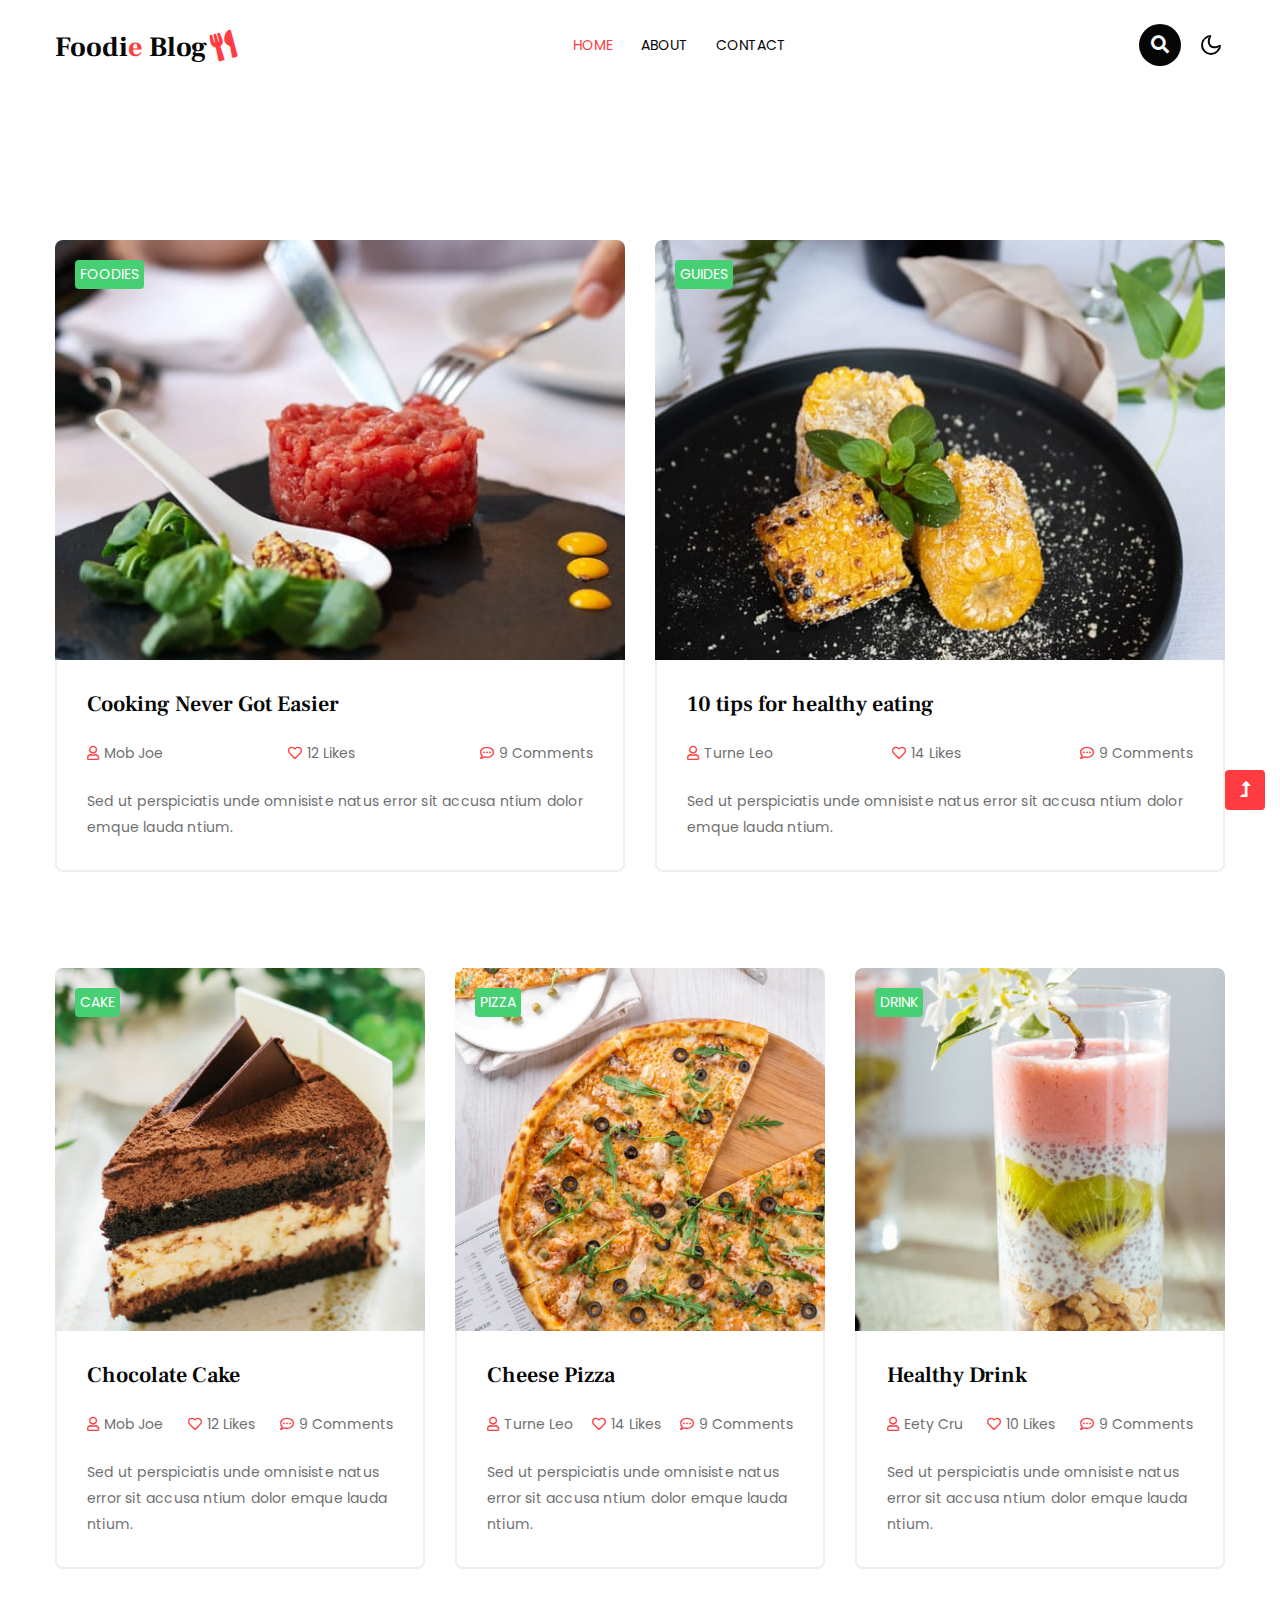
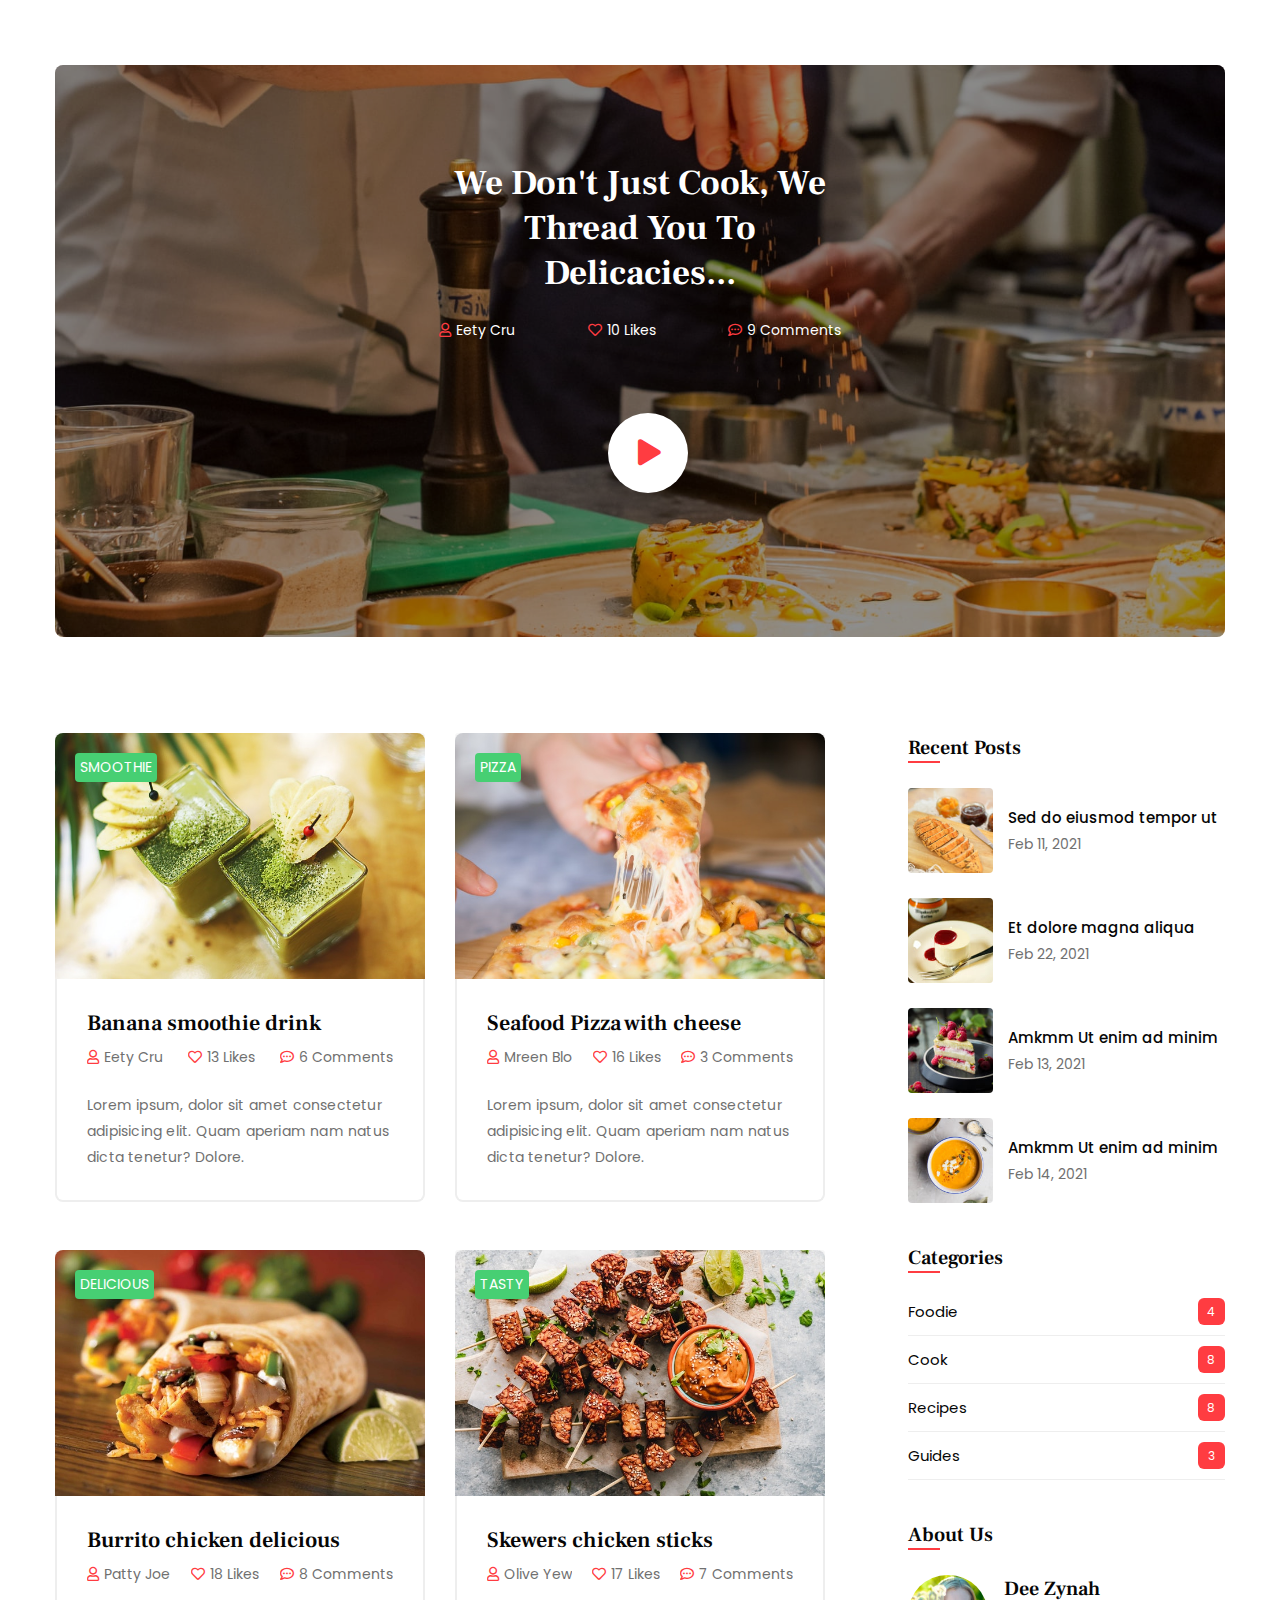
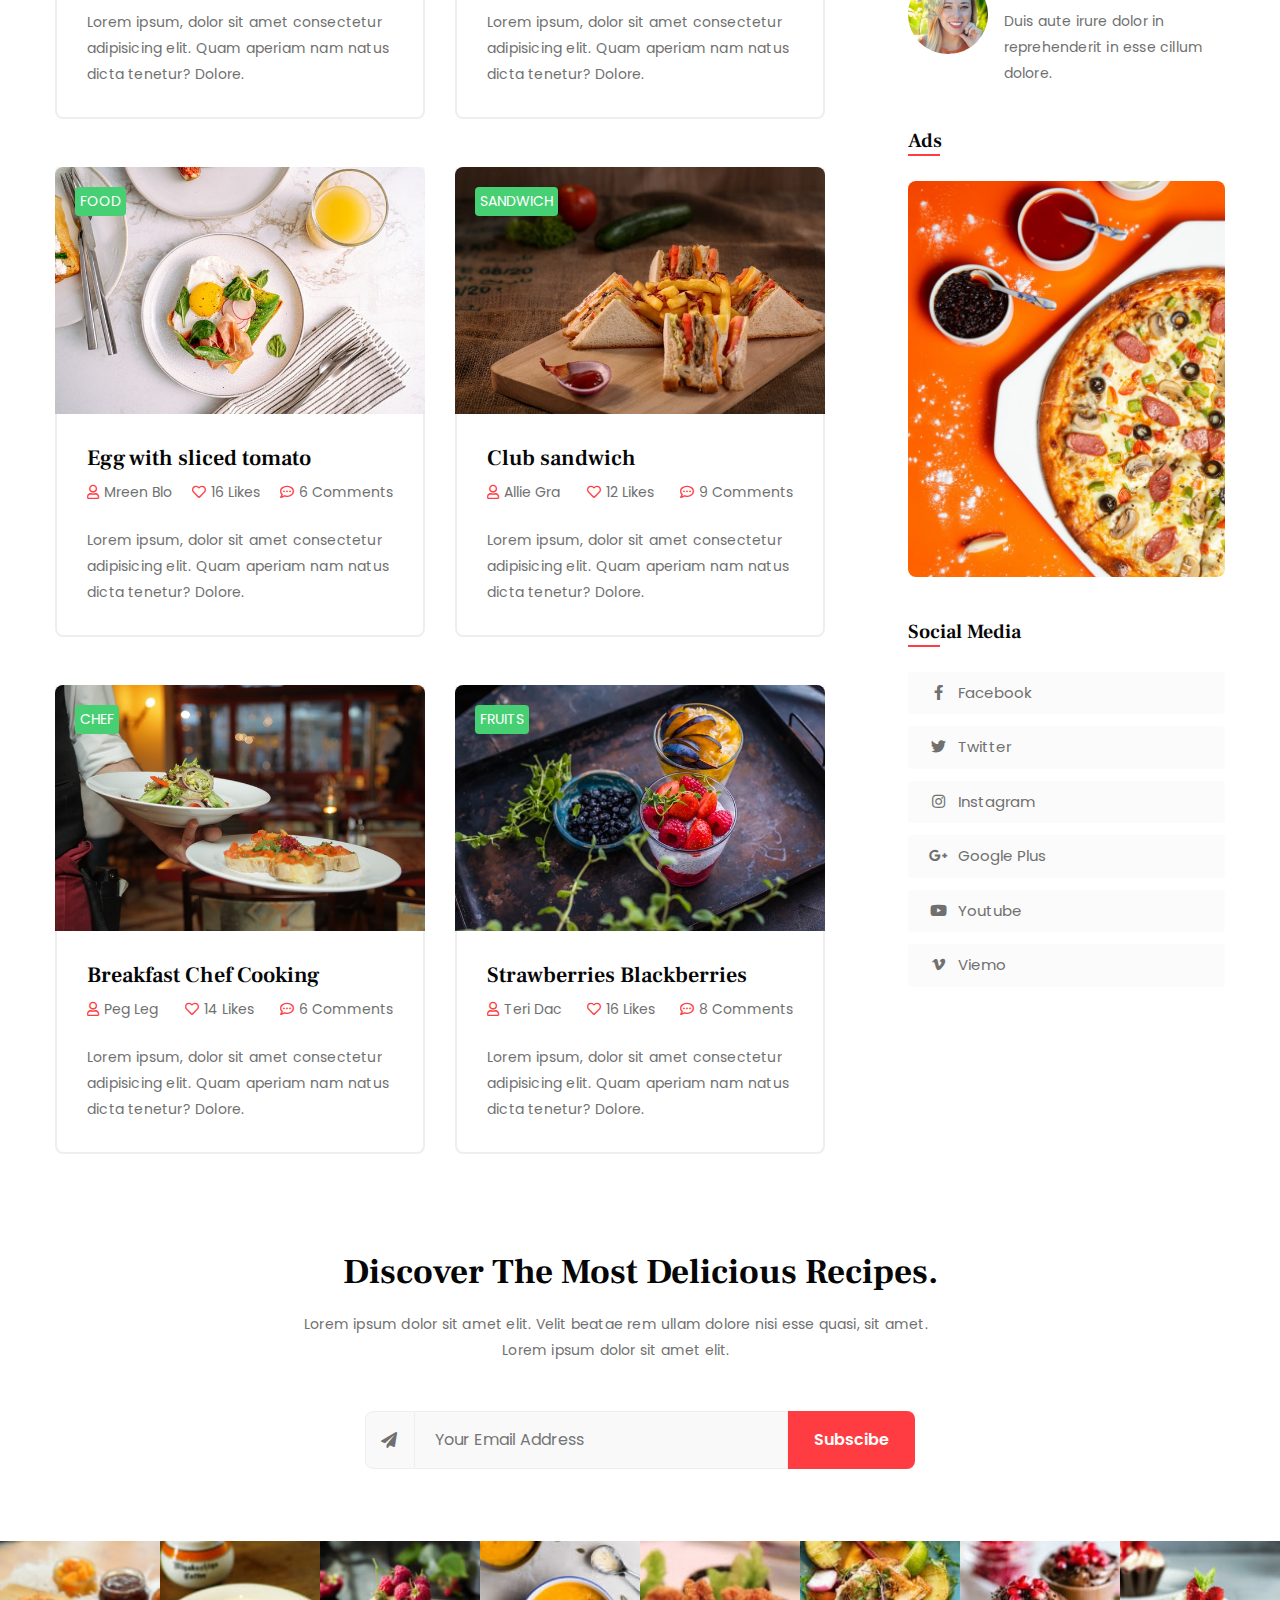
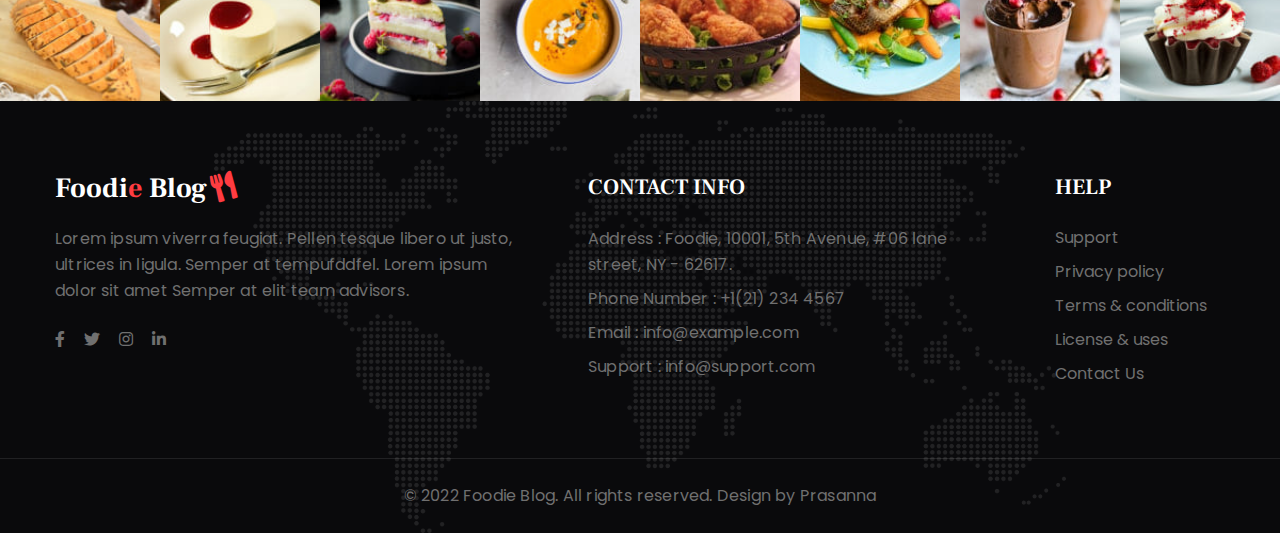
<file: foodie-blog-starter_Free01-06-2021_642780347/Foodie-Blog-Starter/index.html>
<!doctype html>
<html lang="en">

<head>
    <!-- Required meta tags -->
    <meta charset="utf-8">
    <meta name="viewport" content="width=device-width, initial-scale=1, shrink-to-fit=no">
    <title>Foodie Blog - Blog Category Bootstrap Responsive Website Template - Home : W3Layouts</title>
    <!-- google-fonts -->
    <link href="//fonts.googleapis.com/css2?family=Frank+Ruhl+Libre:wght@300;400;500;700;900&display=swap"
        rel="stylesheet">
    <link
        href="//fonts.googleapis.com/css2?family=Poppins:ital,wght@0,100;0,200;0,300;0,400;0,500;0,600;0,700;0,800;0,900;1,100;1,200;1,300;1,400;1,500;1,600;1,700;1,800;1,900&display=swap"
        rel="stylesheet">
    <!-- //google-fonts -->
    <!-- Template CSS Style link -->
    <link rel="stylesheet" href="assets/css/style-starter.css">
</head>

<body>
    <!--header-->
    <header id="site-header" class="fixed-top">
        <div class="container">
            <nav class="navbar navbar-expand-lg stroke">
                <h1>
                    <a class="navbar-brand" href="index.html">
                        Foodi<span>e</span> Blog<i class="fas fa-utensils"></i>
                    </a>
                </h1>
                <!-- if logo is image enable this   
    <a class="navbar-brand" href="#index.html">
        <img src="image-path" alt="Your logo" title="Your logo" style="height:35px;" />
    </a> -->
                <button class="navbar-toggler  collapsed bg-gradient" type="button" data-toggle="collapse"
                    data-target="#navbarTogglerDemo02" aria-controls="navbarTogglerDemo02" aria-expanded="false"
                    aria-label="Toggle navigation">
                    <span class="navbar-toggler-icon fa icon-expand fa-bars"></span>
                    <span class="navbar-toggler-icon fa icon-close fa-times"></span>
                </button>

                <div class="collapse navbar-collapse" id="navbarTogglerDemo02">
                    <ul class="navbar-nav mx-lg-auto">
                        <li class="nav-item active">
                            <a class="nav-link" href="index.html">Home <span class="sr-only">(current)</span></a>
                        </li>
                        <li class="nav-item">
                            <a class="nav-link" href="about.html">About</a>
                        </li>
                        <li class="nav-item">
                            <a class="nav-link" href="contact.html">Contact</a>
                        </li>
                    </ul>
                </div>
                <!-- search button -->
                <div class="search-right ml-lg-3">
                    <div class="search-container">
                        <form action="/search" method="get">
                            <input class="search expandright" id="searchright" type="search" name="q"
                                placeholder="Search">
                            <label class="button searchbutton" for="searchright"><i class="fas fa-search"></i></label>
                        </form>
                    </div>
                </div>
                <!-- //search button -->
                <!-- toggle switch for light and dark theme -->
                <div class="cont-ser-position">
                    <nav class="navigation">
                        <div class="theme-switch-wrapper">
                            <label class="theme-switch" for="checkbox">
                                <input type="checkbox" id="checkbox">
                                <div class="mode-container">
                                    <i class="gg-sun"></i>
                                    <i class="gg-moon"></i>
                                </div>
                            </label>
                        </div>
                    </nav>
                </div>
                <!-- //toggle switch for light and dark theme -->
            </nav>
        </div>
    </header>
    <!--//header-->

    <!-- banner blog section -->
    <section class="w3l-banner-blog py-5">
        <div class="w3l-main-blog py-4">
            <div class="owl-blog owl-carousel owl-theme">
                <div class="item">
                    <div class="news-img position-relative">
                        <a href="blog-single.html"><img src="assets/images/banner-blog1.jpg" class="img-fluid img-responsive"
                                alt="news image"></a>
                        <div class="title-wrap">
                            <h4 class="title"><a href="blog-single.html">Happiness is an extra scoop of a soup</a></h4>
                            <ul class="admin-list mt-2 mb-4">
                                <li><a href="#blog"><i class="far fa-user"></i>Mob Joe
                                    </a></li>
                                <li><a href="#blog"><i class="far fa-heart"></i>12 Likes</a></li>
                                <li><a href="#blog"><i class="far fa-comment-dots"></i>9 Comments</a>
                                </li>
                            </ul>
                            <p>Neque porro quisquam est, qui dolorem ipsum quia dolor sit amet sed do eiusmod tempor
                                incididunt ut labore et dolore magna aliqua.</p>
                        </div>
                    </div>
                </div>
                <div class="item">
                    <div class="news-img">
                        <a href="blog-single.html"><img src="assets/images/banner-blog2.jpg" class="img-fluid img-responsive"
                                alt="news image"></a>
                        <div class="title-wrap">
                            <h4 class="title"><a href="blog-single.html">Barbecue grilled chicken & Sauce</a></h4>
                            <ul class="admin-list mt-2 mb-4">
                                <li><a href="#blog"><i class="far fa-user"></i>Olive Yew
                                    </a></li>
                                <li><a href="#blog"><i class="far fa-heart"></i>18 Likes</a></li>
                                <li><a href="#blog"><i class="far fa-comment-dots"></i>8 Comments</a>
                                </li>
                            </ul>
                            <p>Neque porro quisquam est, qui dolorem ipsum quia dolor sit amet sed do eiusmod tempor
                                incididunt ut labore et dolore magna aliqua.</p>
                        </div>
                    </div>
                </div>
                <div class="item">
                    <div class="news-img">
                        <a href="blog-single.html"><img src="assets/images/banner-blog3.jpg" class="img-fluid img-responsive"
                                alt="news image"></a>
                        <div class="title-wrap">
                            <h4 class="title"><a href="blog-single.html">Delicious pizza with mozzarella cheese</a></h4>
                            <ul class="admin-list mt-2 mb-4">
                                <li><a href="#blog"><i class="far fa-user"></i>Patty Joe
                                    </a></li>
                                <li><a href="#blog"><i class="far fa-heart"></i>14 Likes</a></li>
                                <li><a href="#blog"><i class="far fa-comment-dots"></i>5 Comments</a>
                                </li>
                            </ul>
                            <p>Neque porro quisquam est, qui dolorem ipsum quia dolor sit amet sed do eiusmod tempor
                                incididunt ut labore et dolore magna aliqua.</p>
                        </div>
                    </div>
                </div>
                <div class="item">
                    <div class="news-img">
                        <a href="blog-single.html"><img src="assets/images/banner-blog6.jpg" class="img-fluid img-responsive"
                                alt="news image"></a>
                        <div class="title-wrap">
                            <h4 class="title"><a href="blog-single.html">How to make a quick and easy breakfast?</a></h4>
                            <ul class="admin-list mt-2 mb-4">
                                <li><a href="#blog"><i class="far fa-user"></i>Mreen Blo
                                    </a></li>
                                <li><a href="#blog"><i class="far fa-heart"></i>13 Likes</a></li>
                                <li><a href="#blog"><i class="far fa-comment-dots"></i>6 Comments</a>
                                </li>
                            </ul>
                            <p>Neque porro quisquam est, qui dolorem ipsum quia dolor sit amet sed do eiusmod tempor
                                incididunt ut labore et dolore magna aliqua.</p>
                        </div>
                    </div>
                </div>
                <div class="item">
                    <div class="news-img">
                        <a href="blog-single.html"><img src="assets/images/banner-blog5.jpg" class="img-fluid img-responsive"
                                alt="news image"></a>
                        <div class="title-wrap">
                            <h4 class="title"><a href="blog-single.html">Breakfast with Bun & White cream</a></h4>
                            <ul class="admin-list mt-2 mb-4">
                                <li><a href="#blog"><i class="far fa-user"></i>Allie Gra
                                    </a></li>
                                <li><a href="#blog"><i class="far fa-heart"></i>14 Likes</a></li>
                                <li><a href="#blog"><i class="far fa-comment-dots"></i>7 Comments</a>
                                </li>
                            </ul>
                            <p>Neque porro quisquam est, qui dolorem ipsum quia dolor sit amet sed do eiusmod tempor
                                incididunt ut labore et dolore magna aliqua.</p>
                        </div>
                    </div>
                </div>
                <div class="item">
                    <div class="news-img">
                        <a href="blog-single.html"><img src="assets/images/banner-blog8.jpg" class="img-fluid img-responsive"
                                alt="news image"></a>
                        <div class="title-wrap">
                            <h4 class="title"><a href="blog-single.html">12 must-eat breakfast egg sandwiches</a></h4>
                            <ul class="admin-list mt-2 mb-4">
                                <li><a href="#blog"><i class="far fa-user"></i>Peg Leg
                                    </a></li>
                                <li><a href="#blog"><i class="far fa-heart"></i>16 Likes</a></li>
                                <li><a href="#blog"><i class="far fa-comment-dots"></i>8 Comments</a>
                                </li>
                            </ul>
                            <p>Neque porro quisquam est, qui dolorem ipsum quia dolor sit amet sed do eiusmod tempor
                                incididunt ut labore et dolore magna aliqua.</p>
                        </div>
                    </div>
                </div>
                <div class="item">
                    <div class="news-img">
                        <a href="blog-single.html"><img src="assets/images/banner-blog4.jpg" class="img-fluid img-responsive"
                                alt="news image"></a>
                        <div class="title-wrap">
                            <h4 class="title"><a href="blog-single.html">The plate of rice & cooked meat</a></h4>
                            <ul class="admin-list mt-2 mb-4">
                                <li><a href="#blog"><i class="far fa-user"></i>Teri Dac
                                    </a></li>
                                <li><a href="#blog"><i class="far fa-heart"></i>14 Likes</a></li>
                                <li><a href="#blog"><i class="far fa-comment-dots"></i>4 Comments</a>
                                </li>
                            </ul>
                            <p>Neque porro quisquam est, qui dolorem ipsum quia dolor sit amet sed do eiusmod tempor
                                incididunt ut labore et dolore magna aliqua.</p>
                        </div>
                    </div>
                </div>
                <div class="item">
                    <div class="news-img">
                        <a href="blog-single.html"><img src="assets/images/banner-blog7.jpg" class="img-fluid img-responsive"
                                alt="news image"></a>
                        <div class="title-wrap">
                            <h4 class="title"><a href="blog-single.html">Best foods to take for a company visit</a></h4>
                            <ul class="admin-list mt-2 mb-4">
                                <li><a href="#blog"><i class="far fa-user"></i>Aida Bue
                                    </a></li>
                                <li><a href="#blog"><i class="far fa-heart"></i>10 Likes</a></li>
                                <li><a href="#blog"><i class="far fa-comment-dots"></i>6 Comments</a>
                                </li>
                            </ul>
                            <p>Neque porro quisquam est, qui dolorem ipsum quia dolor sit amet sed do eiusmod tempor
                                incididunt ut labore et dolore magna aliqua.</p>
                        </div>
                    </div>
                </div>
            </div>
        </div>
    </section>
    <!-- //banner blog section -->

    <!-- 2 col section -->
    <section class="w3l-blog-sec py-5">
        <div class="container py-md-5 py-4">
            <div class="row justify-content-center">
                <div class="col-md-6">
                    <div class="blog-info">
                        <div class="position-relative">
                            <a href="#blog">
                                <img class="img-fluid" src="assets/images/banner-b1.jpg" alt="blog-image">
                            </a>
                            <a href="blog-single.html" class="category-style">Foodies</a>
                        </div>
                        <div class="title-wrap title-wrap-2">
                            <h4 class="title"><a href="#blog">Cooking Never Got Easier</a></h4>
                            <ul class="admin-list mt-2 mb-4">
                                <li><a href="#blog"><i class="far fa-user"></i>Mob Joe
                                    </a></li>
                                <li><a href="#blog"><i class="far fa-heart"></i>12 Likes</a></li>
                                <li><a href="#blog"><i class="far fa-comment-dots"></i>9 Comments</a>
                                </li>
                            </ul>
                            <p>Sed ut perspiciatis unde omnisiste natus error sit accusa ntium dolor emque
                                lauda ntium.</p>
                        </div>
                    </div>
                </div>
                <div class="col-md-6 mt-md-0 mt-4">
                    <div class="blog-info">
                        <div class="position-relative">
                            <a href="#blog">
                                <img class="img-fluid" src="assets/images/banner-b2.jpg" alt="blog-image">
                            </a>
                            <a href="blog-single.html" class="category-style">Guides</a>
                        </div>
                        <div class="title-wrap title-wrap-2">
                            <h4 class="title"><a href="#blog">10 tips for healthy eating</a></h4>
                            <ul class="admin-list mt-2 mb-4">
                                <li><a href="#blog"><i class="far fa-user"></i>Turne Leo
                                    </a></li>
                                <li><a href="#blog"><i class="far fa-heart"></i>14 Likes</a></li>
                                <li><a href="#blog"><i class="far fa-comment-dots"></i>9 Comments</a>
                                </li>
                            </ul>
                            <p>Sed ut perspiciatis unde omnisiste natus error sit accusa ntium dolor emque
                                lauda ntium.</p>
                        </div>
                    </div>
                </div>
            </div>
        </div>
    </section>
    <!-- //2 col section -->

    <!-- 3 col section -->
    <section class="w3l-blog-sec">
        <div class="container">
            <div class="row justify-content-center">
                <div class="col-xl-4 col-md-6">
                    <div class="blog-info">
                        <div class="position-relative">
                            <a href="#blog">
                                <img class="img-fluid" src="assets/images/banner-bo1.jpg" alt="blog-image">
                            </a>
                            <a href="blog-single.html" class="category-style">Cake</a>
                        </div>
                        <div class="title-wrap title-wrap-2">
                            <h4 class="title"><a href="#blog">Chocolate Cake</a></h4>
                            <ul class="admin-list mt-2 mb-4">
                                <li><a href="#blog"><i class="far fa-user"></i>Mob Joe
                                    </a></li>
                                <li><a href="#blog"><i class="far fa-heart"></i>12 Likes</a></li>
                                <li><a href="#blog"><i class="far fa-comment-dots"></i>9 Comments</a>
                                </li>
                            </ul>
                            <p>Sed ut perspiciatis unde omnisiste natus error sit accusa ntium dolor emque
                                lauda ntium.</p>
                        </div>
                    </div>
                </div>
                <div class="col-xl-4 col-md-6 mt-md-0 mt-4">
                    <div class="blog-info">
                        <div class="position-relative">
                            <a href="#blog">
                                <img class="img-fluid" src="assets/images/banner-bo2.jpg" alt="blog-image">
                            </a>
                            <a href="blog-single.html" class="category-style">Pizza</a>
                        </div>
                        <div class="title-wrap title-wrap-2">
                            <h4 class="title"><a href="#blog">Cheese Pizza</a></h4>
                            <ul class="admin-list mt-2 mb-4">
                                <li><a href="#blog"><i class="far fa-user"></i>Turne Leo
                                    </a></li>
                                <li><a href="#blog"><i class="far fa-heart"></i>14 Likes</a></li>
                                <li><a href="#blog"><i class="far fa-comment-dots"></i>9 Comments</a>
                                </li>
                            </ul>
                            <p>Sed ut perspiciatis unde omnisiste natus error sit accusa ntium dolor emque
                                lauda ntium.</p>
                        </div>
                    </div>
                </div>
                <div class="col-xl-4 col-md-6 mt-xl-0 mt-lg-5 mt-4">
                    <div class="blog-info">
                        <div class="position-relative">
                            <a href="#blog">
                                <img class="img-fluid" src="assets/images/banner-bo3.jpg" alt="blog-image">
                            </a>
                            <a href="blog-single.html" class="category-style">Drink</a>
                        </div>
                        <div class="title-wrap title-wrap-2">
                            <h4 class="title"><a href="#blog">Healthy Drink</a> </h4>
                            <ul class="admin-list mt-2 mb-4">
                                <li><a href="#blog"><i class="far fa-user"></i>Eety Cru
                                    </a></li>
                                <li><a href="#blog"><i class="far fa-heart"></i>10 Likes</a></li>
                                <li><a href="#blog"><i class="far fa-comment-dots"></i>9 Comments</a>
                                </li>
                            </ul>
                            <p>Sed ut perspiciatis unde omnisiste natus error sit accusa ntium dolor emque
                                lauda ntium.</p>
                        </div>
                    </div>
                </div>
            </div>
        </div>
    </section>
    <!-- //3 col section -->

    <!-- bg with video icon -->
    <section class="w3l-covers-14 pt-5">
        <div class="container pt-md-5 pt-4">
            <div class="blog-play-w3 text-center py-5">
                <div class="mx-auto py-5 px-4" style="max-width:450px;">
                    <h3 class="title-style text-white">We don't just cook, we thread you to delicacies...</h3>
                    <ul class="admin-list mt-4 mb-4">
                        <li><a href="#blog" class="text-white"><i class="far fa-user"></i>Eety Cru
                            </a></li>
                        <li><a href="#blog" class="text-white"><i class="far fa-heart"></i>10 Likes</a></li>
                        <li><a href="#blog" class="text-white"><i class="far fa-comment-dots"></i>9
                                Comments</a>
                        </li>
                    </ul>
                    <div class="video-section mt-5 pt-4 pb-5">
                        <!--//video-->
                        <a href="#small-dialog" class="popup-with-zoom-anim play-view text-center pl-3">
                            <span class="video-play-icon">
                                <span class="fas fa-play"></span>
                            </span>
                        </a>
                        <!-- dialog itself, mfp-hide class is required to make dialog hidden -->
                        <div id="small-dialog" class="zoom-anim-dialog mfp-hide">
                            <iframe src="https://player.vimeo.com/video/192089758" frameborder="0"
                                allow="autoplay; fullscreen" allowfullscreen></iframe>
                        </div>
                        <!--//video-->
                    </div>
                </div>
            </div>
        </div>
    </section>
    <!-- //bg with video icon -->

    <!-- blog page -->
    <section class="w3l-text-11 py-5">
        <div class="container py-md-5 py-4">
            <div class="row">
                <div class="col-lg-8 text11-content">
                    <div class="row">
                        <div class="col-sm-6 card">
                            <div class="card-header p-0 position-relative border-0">
                                <a href="#blog">
                                    <img class="card-img-bottom d-block radius-image" src="assets/images/blog1.jpg"
                                        alt="Card image cap">
                                </a>
                                <a href="blog-single.html" class="category-style">Smoothie</a>
                            </div>
                            <div class="title-wrap title-wrap-2">
                                <h4 class="title"><a href="#blog">Banana smoothie drink</a></h4>
                                <ul class="admin-list mt-2 mb-4">
                                    <li><a href="#blog"><i class="far fa-user"></i>Eety Cru
                                        </a></li>
                                    <li><a href="#blog"><i class="far fa-heart"></i>13 Likes</a></li>
                                    <li><a href="#blog"><i class="far fa-comment-dots"></i>6 Comments</a>
                                    </li>
                                </ul>
                                <p>Lorem ipsum, dolor sit amet consectetur adipisicing elit. Quam aperiam nam natus
                                    dicta tenetur? Dolore.
                                </p>
                            </div>
                        </div>
                        <div class="col-sm-6 card mt-sm-0 mt-4">
                            <div class="card-header p-0 position-relative border-0">
                                <a href="#blog">
                                    <img class="card-img-bottom d-block radius-image" src="assets/images/blog2.jpg"
                                        alt="Card image cap">
                                </a>
                                <a href="blog-single.html" class="category-style">Pizza</a>
                            </div>
                            <div class="title-wrap title-wrap-2">
                                <h4 class="title"><a href="#blog">Seafood Pizza with cheese</a></h4>
                                <ul class="admin-list mt-2 mb-4">
                                    <li><a href="#blog"><i class="far fa-user"></i>Mreen Blo
                                        </a></li>
                                    <li><a href="#blog"><i class="far fa-heart"></i>16 Likes</a></li>
                                    <li><a href="#blog"><i class="far fa-comment-dots"></i>3 Comments</a>
                                    </li>
                                </ul>
                                <p>Lorem ipsum, dolor sit amet consectetur adipisicing elit. Quam aperiam nam natus
                                    dicta tenetur? Dolore.
                                </p>
                            </div>
                        </div>
                        <div class="col-sm-6 card mt-lg-5 mt-4">
                            <div class="card-header p-0 position-relative border-0">
                                <a href="#blog">
                                    <img class="card-img-bottom d-block radius-image" src="assets/images/blog3.jpg"
                                        alt="Card image cap">
                                </a>
                                <a href="blog-single.html" class="category-style">Delicious</a>
                            </div>
                            <div class="title-wrap title-wrap-2">
                                <h4 class="title"><a href="#blog">Burrito chicken delicious </a></h4>
                                <ul class="admin-list mt-2 mb-4">
                                    <li><a href="#blog"><i class="far fa-user"></i>Patty Joe
                                        </a></li>
                                    <li><a href="#blog"><i class="far fa-heart"></i>18 Likes</a></li>
                                    <li><a href="#blog"><i class="far fa-comment-dots"></i>8 Comments</a>
                                    </li>
                                </ul>
                                <p>Lorem ipsum, dolor sit amet consectetur adipisicing elit. Quam aperiam nam natus
                                    dicta tenetur? Dolore.
                                </p>
                            </div>
                        </div>
                        <div class="col-sm-6 card mt-lg-5 mt-4">
                            <div class="card-header p-0 position-relative border-0">
                                <a href="#blog">
                                    <img class="card-img-bottom d-block radius-image" src="assets/images/blog4.jpg"
                                        alt="Card image cap">
                                </a>
                                <a href="blog-single.html" class="category-style">Tasty</a>
                            </div>
                            <div class="title-wrap title-wrap-2">
                                <h4 class="title"><a href="#blog">Skewers chicken sticks</a></h4>
                                <ul class="admin-list mt-2 mb-4">
                                    <li><a href="#blog"><i class="far fa-user"></i>Olive Yew
                                        </a></li>
                                    <li><a href="#blog"><i class="far fa-heart"></i>17 Likes</a></li>
                                    <li><a href="#blog"><i class="far fa-comment-dots"></i>7 Comments</a>
                                    </li>
                                </ul>
                                <p>Lorem ipsum, dolor sit amet consectetur adipisicing elit. Quam aperiam nam natus
                                    dicta tenetur? Dolore.
                                </p>
                            </div>
                        </div>
                        <div class="col-sm-6 card mt-lg-5 mt-4">
                            <div class="card-header p-0 position-relative border-0">
                                <a href="#blog">
                                    <img class="card-img-bottom d-block radius-image" src="assets/images/blog5.jpg"
                                        alt="Card image cap">
                                </a>
                                <a href="blog-single.html" class="category-style">Food</a>
                            </div>
                            <div class="title-wrap title-wrap-2">
                                <h4 class="title"><a href="#blog">Egg with sliced tomato</a></h4>
                                <ul class="admin-list mt-2 mb-4">
                                    <li><a href="#blog"><i class="far fa-user"></i>Mreen Blo
                                        </a></li>
                                    <li><a href="#blog"><i class="far fa-heart"></i>16 Likes</a></li>
                                    <li><a href="#blog"><i class="far fa-comment-dots"></i>6 Comments</a>
                                    </li>
                                </ul>
                                <p>Lorem ipsum, dolor sit amet consectetur adipisicing elit. Quam aperiam nam natus
                                    dicta tenetur? Dolore.
                                </p>
                            </div>
                        </div>
                        <div class="col-sm-6 card mt-lg-5 mt-4">
                            <div class="card-header p-0 position-relative border-0">
                                <a href="#blog">
                                    <img class="card-img-bottom d-block radius-image" src="assets/images/blog6.jpg"
                                        alt="Card image cap">
                                </a>
                                <a href="blog-single.html" class="category-style">Sandwich</a>
                            </div>
                            <div class="title-wrap title-wrap-2">
                                <h4 class="title"><a href="#blog">Club sandwich </a></h4>
                                <ul class="admin-list mt-2 mb-4">
                                    <li><a href="#blog"><i class="far fa-user"></i>Allie Gra
                                        </a></li>
                                    <li><a href="#blog"><i class="far fa-heart"></i>12 Likes</a></li>
                                    <li><a href="#blog"><i class="far fa-comment-dots"></i>9 Comments</a>
                                    </li>
                                </ul>
                                <p>Lorem ipsum, dolor sit amet consectetur adipisicing elit. Quam aperiam nam natus
                                    dicta tenetur? Dolore.
                                </p>
                            </div>
                        </div>
                        <div class="col-sm-6 card mt-lg-5 mt-4">
                            <div class="card-header p-0 position-relative border-0">
                                <a href="#blog">
                                    <img class="card-img-bottom d-block radius-image" src="assets/images/blog7.jpg"
                                        alt="Card image cap">
                                </a>
                                <a href="blog-single.html" class="category-style">Chef</a>
                            </div>
                            <div class="title-wrap title-wrap-2">
                                <h4 class="title"><a href="#blog">Breakfast Chef Cooking</a></h4>
                                <ul class="admin-list mt-2 mb-4">
                                    <li><a href="#blog"><i class="far fa-user"></i>Peg Leg
                                        </a></li>
                                    <li><a href="#blog"><i class="far fa-heart"></i>14 Likes</a></li>
                                    <li><a href="#blog"><i class="far fa-comment-dots"></i>6 Comments</a>
                                    </li>
                                </ul>
                                <p>Lorem ipsum, dolor sit amet consectetur adipisicing elit. Quam aperiam nam natus
                                    dicta tenetur? Dolore.
                                </p>
                            </div>
                        </div>
                        <div class="col-sm-6 card mt-lg-5 mt-4">
                            <div class="card-header p-0 position-relative border-0">
                                <a href="#blog">
                                    <img class="card-img-bottom d-block radius-image" src="assets/images/blog8.jpg"
                                        alt="Card image cap">
                                </a>
                                <a href="blog-single.html" class="category-style">Fruits</a>
                            </div>
                            <div class="title-wrap title-wrap-2">
                                <h4 class="title"><a href="#blog">Strawberries Blackberries</a></h4>
                                <ul class="admin-list mt-2 mb-4">
                                    <li><a href="#blog"><i class="far fa-user"></i>Teri Dac
                                        </a></li>
                                    <li><a href="#blog"><i class="far fa-heart"></i>16 Likes</a></li>
                                    <li><a href="#blog"><i class="far fa-comment-dots"></i>8 Comments</a>
                                    </li>
                                </ul>
                                <p>Lorem ipsum, dolor sit amet consectetur adipisicing elit. Quam aperiam nam natus
                                    dicta tenetur? Dolore.
                                </p>
                            </div>
                        </div>
                    </div>
                </div>
                <div class="sidebar-side col-lg-4 pl-lg-5 mt-lg-0 mt-5">
                    <aside class="sidebar">
                        <!-- Popular Post Widget-->
                        <div class="sidebar-widget popular-posts">
                            <div class="sidebar-title">
                                <h4>Recent Posts</h4>
                            </div>
                            <article class="post">
                                <img src="assets/images/blog-s1.jpg" alt="">
                                <div class="text">
                                    <a href="#blog">Sed do eiusmod tempor ut </a>
                                    <div class="post-info">Feb 11, 2021</div>
                                </div>
                            </article>

                            <article class="post">
                                <img src="assets/images/blog-s2.jpg" alt="">
                                <div class="text">
                                    <a href="#blog">Et dolore magna aliqua </a>
                                    <div class="post-info">Feb 22, 2021</div>
                                </div>

                            </article>

                            <article class="post">
                                <img src="assets/images/blog-s3.jpg" alt="">
                                <div class="text"><a href="#blog">Amkmm Ut enim ad minim</a>
                                    <div class="post-info">Feb 13, 2021</div>
                                </div>
                            </article>

                            <article class="post">
                                <img src="assets/images/blog-s4.jpg" alt="">
                                <div class="text"><a href="#blog">Amkmm Ut enim ad minim</a>
                                    <div class="post-info">Feb 14, 2021</div>
                                </div>
                            </article>
                        </div>

                        <!-- Category Widget -->
                        <div class="sidebar-widget sidebar-blog-category">
                            <div class="sidebar-title">
                                <h4>Categories</h4>
                            </div>
                            <ul class="blog-cat">
                                <li><a href="#link">Foodie
                                        <label>4</label></a></li>
                                <li><a href="#link">Cook
                                        <label>8</label></a></li>
                                <li><a href="#link"> Recipes
                                        <label>8</label></a></li>
                                <li><a href="#link"> Guides
                                        <label>3</label></a></li>
                            </ul>
                        </div>

                        <!-- about Widget -->
                        <div class="sidebar-widget about-widget">
                            <div class="sidebar-title">
                                <h4>About Us</h4>
                            </div>
                            <div class="d-flex">
                                <div class="img-about-w3 mr-3">
                                    <img src="assets/images/testi1.jpg" alt="" class="img-fluid" />
                                </div>
                                <div class="right-ab-block">
                                    <h3>Dee Zynah</h3>
                                    <p>Duis aute irure dolor in reprehenderit in esse cillum dolore.</p>
                                </div>
                            </div>
                        </div>

                        <!-- ads Widget -->
                        <div class="sidebar-widget">
                            <div class="sidebar-title">
                                <h4>Ads</h4>
                            </div>
                            <div class="ads-img-ab">
                                <a href="#blog"><img src="assets/images/ads.jpg" class="img-fluid" alt="" /></a>
                            </div>
                        </div>
                        <!-- social media Widget-->
                        <div class="sidebar-widget social-style">
                            <div class="sidebar-title">
                                <h4>Social Media</h4>
                            </div>
                            <a href="#facebook"><i class="fab fa-facebook-f"></i>Facebook</a>
                            <a href="#twitter"><i class="fab fa-twitter"></i>Twitter</a>
                            <a href="#instagram"><i class="fab fa-instagram"></i>Instagram</a>
                            <a href="#googleplus"><i class="fab fa-google-plus-g"></i>Google Plus</a>
                            <a href="#youtube"><i class="fab fa-youtube"></i>Youtube</a>
                            <a href="#viemo"><i class="fab fa-vimeo-v"></i>Viemo</a>
                        </div>

                    </aside>
                </div>
            </div>
        </div>
    </section>
    <!-- //blog page -->

    <!-- subscribe section -->
    <section class="w3l-project pb-5" id="subscribe">
        <div class="container pb-4">
            <div class="bottom-info">
                <div class="header-section text-center">
                    <h3 class="title-style">Discover the most delicious recipes.</h3>
                    <p class="mt-3 pr-lg-5">Lorem ipsum dolor sit amet elit. Velit beatae
                        rem ullam dolore nisi esse quasi, sit amet. Lorem ipsum dolor sit
                        amet elit.</p>
                </div>
                <form action="#" class="subscribe mt-5" method="post">
                    <div class="input-group-text"><i class="fas fa-paper-plane"></i></div>
                    <input type="email" name="email" placeholder="Your Email Address" required="">
                    <button class="btn btn-style">Subscibe</button>
                </form>
            </div>
        </div>
    </section>
    <!-- //subscribe section -->

    <!-- instagram-feeds -->
    <div class="projects" id="special">
        <div class="projects-grids">
            <div class="istagram-feeds">
                <div class="projects-w3l-grid-info">
                    <a href="blog-single.html"><img src="assets/images/blog-s1.jpg" class="img-fluid" alt="" />
                        <div class="content-overlay"></div>
                        <div class="content-details fadeIn-top">
                            <span class="fab fa-instagram"></span>
                        </div>
                    </a>
                </div>
                <div class="projects-w3l-grid-info">
                    <a href="blog-single.html"><img src="assets/images/blog-s2.jpg" class="img-fluid" alt="" />
                        <div class="content-overlay"></div>
                        <div class="content-details fadeIn-top">
                            <span class="fab fa-instagram"></span>
                        </div>
                    </a>
                </div>
                <div class="projects-w3l-grid-info">
                    <a href="blog-single.html"><img src="assets/images/blog-s3.jpg" class="img-fluid" alt="" />
                        <div class="content-overlay"></div>
                        <div class="content-details fadeIn-top">
                            <span class="fab fa-instagram"></span>
                        </div>
                    </a>
                </div>
                <div class="projects-w3l-grid-info">
                    <a href="blog-single.html"><img src="assets/images/blog-s4.jpg" class="img-fluid" alt="" />
                        <div class="content-overlay"></div>
                        <div class="content-details fadeIn-top">
                            <span class="fab fa-instagram"></span>
                        </div>
                    </a>
                </div>
                <div class="projects-w3l-grid-info">
                    <a href="blog-single.html"><img src="assets/images/blog-s5.jpg" class="img-fluid" alt="" />
                        <div class="content-overlay"></div>
                        <div class="content-details fadeIn-top">
                            <span class="fab fa-instagram"></span>
                        </div>
                    </a>
                </div>
                <div class="projects-w3l-grid-info">
                    <a href="blog-single.html"><img src="assets/images/blog-s6.jpg" class="img-fluid" alt="" />
                        <div class="content-overlay"></div>
                        <div class="content-details fadeIn-top">
                            <span class="fab fa-instagram"></span>
                        </div>
                    </a>
                </div>
                <div class="projects-w3l-grid-info">
                    <a href="blog-single.html"><img src="assets/images/blog-s8.jpg" class="img-fluid" alt="" />
                        <div class="content-overlay"></div>
                        <div class="content-details fadeIn-top">
                            <span class="fab fa-instagram"></span>
                        </div>
                    </a>
                </div>
                <div class="projects-w3l-grid-info">
                    <a href="blog-single.html"><img src="assets/images/blog-s7.jpg" class="img-fluid" alt="" />
                        <div class="content-overlay"></div>
                        <div class="content-details fadeIn-top">
                            <span class="fab fa-instagram"></span>
                        </div>
                    </a>
                </div>
            </div>
        </div>
    </div>
    <!-- //instagram-feeds -->

    <!-- footer -->
    <footer class="w3l-footer-29-main">
        <div class="footer-29 py-5">
            <div class="container py-sm-4">
                <div class="row footer-top-29">
                    <div class="col-lg-5 col-md-6 footer-list-29 footer-1">
                        <h2 class="mb-4">
                            <a class="footer-logo" href="index.html">
                                Foodi<span>e</span> Blog<i class="fas fa-utensils"></i>
                            </a>
                        </h2>
                        <p>Lorem ipsum viverra feugiat. Pellen tesque libero ut justo, ultrices in ligula. Semper at
                            tempufddfel. Lorem ipsum dolor sit amet Semper at elit team advisors.</p>
                        <div class="main-social-footer-29 mt-md-4 mt-3">
                            <a href="#facebook" class="facebook"><i class="fab fa-facebook-f"></i></a>
                            <a href="#twitter" class="twitter"><i class="fab fa-twitter"></i></a>
                            <a href="#instagram" class="instagram"><i class="fab fa-instagram"></i></a>
                            <a href="#linkedin" class="linkedin"><i class="fab fa-linkedin-in"></i></a>
                        </div>
                    </div>

                    <div class="col-xl-5 col-lg-4 col-md-6 footer-list-29 footer-1 px-xl-5 mt-md-0 mt-5">
                        <h6 class="footer-title-29">Contact Info </h6>
                        <p class="mb-2">Address : Foodie, 10001, 5th Avenue, #06 lane street, NY - 62617.
                        </p>
                        <p class="mb-2">Phone Number : <a href="tel:+1(21) 234 4567">+1(21) 234 4567</a></p>
                        <p class="mb-2">Email : <a href="mailto:info@example.com">info@example.com</a></p>
                        <p>Support : <a href="mailto:info@support.com">info@support.com</a></p>
                    </div>

                    <div class="col-xl-2 col-lg-3 col-md-6 col-sm-5 col-6 footer-list-29 footer-2 mt-lg-0 mt-5">
                        <ul>
                            <h6 class="footer-title-29">Help</h6>
                            <li><a href="#support">Support</a></li>
                            <li><a href="#privacy">Privacy policy</a></li>
                            <li><a href="#terms">Terms & conditions</a></li>
                            <li><a href="#license">License & uses</a></li>
                            <li><a href="contact.html">Contact Us</a></li>
                        </ul>
                    </div>
                </div>
            </div>
        </div>
        <!-- copyright -->
        <section class="w3l-copyright text-center">
            <div class="container">
                <p class="copy-footer-29">© 2022 Foodie Blog. All rights reserved. Design by Prasanna</p>
            </div>
        </section>
        <!-- //copyright -->
    </footer>
    <!-- //footer -->

    <!-- Js scripts -->
    <!-- move top -->
    <button onclick="topFunction()" id="movetop" title="Go to top">
        <span class="fas fa-level-up-alt" aria-hidden="true"></span>
    </button>
    <script>
        // When the user scrolls down 20px from the top of the document, show the button
        window.onscroll = function () {
            scrollFunction()
        };

        function scrollFunction() {
            if (document.body.scrollTop > 20 || document.documentElement.scrollTop > 20) {
                document.getElementById("movetop").style.display = "block";
            } else {
                document.getElementById("movetop").style.display = "none";
            }
        }

        // When the user clicks on the button, scroll to the top of the document
        function topFunction() {
            document.body.scrollTop = 0;
            document.documentElement.scrollTop = 0;
        }
    </script>
    <!-- //move top -->

    <!-- common jquery plugin -->
    <script src="assets/js/jquery-3.3.1.min.js"></script>
    <!-- //common jquery plugin -->

    <!-- banner slider -->
    <script src="assets/js/owl.carousel.js"></script>
    <script>
        $(document).ready(function () {
            $('.owl-blog').owlCarousel({
                stagePadding: 200,
                loop: true,
                nav: false,
                responsiveClass: true,
                autoplay: true,
                autoplayTimeout: 5000,
                autoplaySpeed: 1000,
                autoplayHoverPause: false,
                responsive: {
                    0: {
                        items: 1,
                        stagePadding: 40,
                        nav: false
                    },
                    480: {
                        items: 1,
                        stagePadding: 40,
                        nav: true
                    },
                    667: {
                        items: 2,
                        stagePadding: 50,
                        nav: true
                    },
                    1000: {
                        items: 2,
                        nav: true
                    }
                }
            })
        })
    </script>
    <!-- //banner slider -->

    <!-- magnific popup -->
    <script src="assets/js/jquery.magnific-popup.min.js"></script>
    <script>
        $(document).ready(function () {
            $('.popup-with-zoom-anim').magnificPopup({
                type: 'inline',

                fixedContentPos: false,
                fixedBgPos: true,

                overflowY: 'auto',

                closeBtnInside: true,
                preloader: false,

                midClick: true,
                removalDelay: 300,
                mainClass: 'my-mfp-zoom-in'
            });

            $('.popup-with-move-anim').magnificPopup({
                type: 'inline',

                fixedContentPos: false,
                fixedBgPos: true,

                overflowY: 'auto',

                closeBtnInside: true,
                preloader: false,

                midClick: true,
                removalDelay: 300,
                mainClass: 'my-mfp-slide-bottom'
            });
        });
    </script>
    <!-- //magnific popup -->

    <!-- theme switch js (light and dark)-->
    <script src="assets/js/theme-change.js"></script>
    <!-- //theme switch js (light and dark)-->

    <!-- MENU-JS -->
    <script>
        $(window).on("scroll", function () {
            var scroll = $(window).scrollTop();

            if (scroll >= 80) {
                $("#site-header").addClass("nav-fixed");
            } else {
                $("#site-header").removeClass("nav-fixed");
            }
        });

        //Main navigation Active Class Add Remove
        $(".navbar-toggler").on("click", function () {
            $("header").toggleClass("active");
        });
        $(document).on("ready", function () {
            if ($(window).width() > 991) {
                $("header").removeClass("active");
            }
            $(window).on("resize", function () {
                if ($(window).width() > 991) {
                    $("header").removeClass("active");
                }
            });
        });
    </script>
    <!-- //MENU-JS -->

    <!-- disable body scroll which navbar is in active -->
    <script>
        $(function () {
            $('.navbar-toggler').click(function () {
                $('body').toggleClass('noscroll');
            })
        });
    </script>
    <!-- //disable body scroll which navbar is in active -->

    <!-- bootstrap -->
    <script src="assets/js/bootstrap.min.js"></script>
    <!-- //bootstrap -->
    <!-- //Js scripts -->
</body>

</html>
</file>
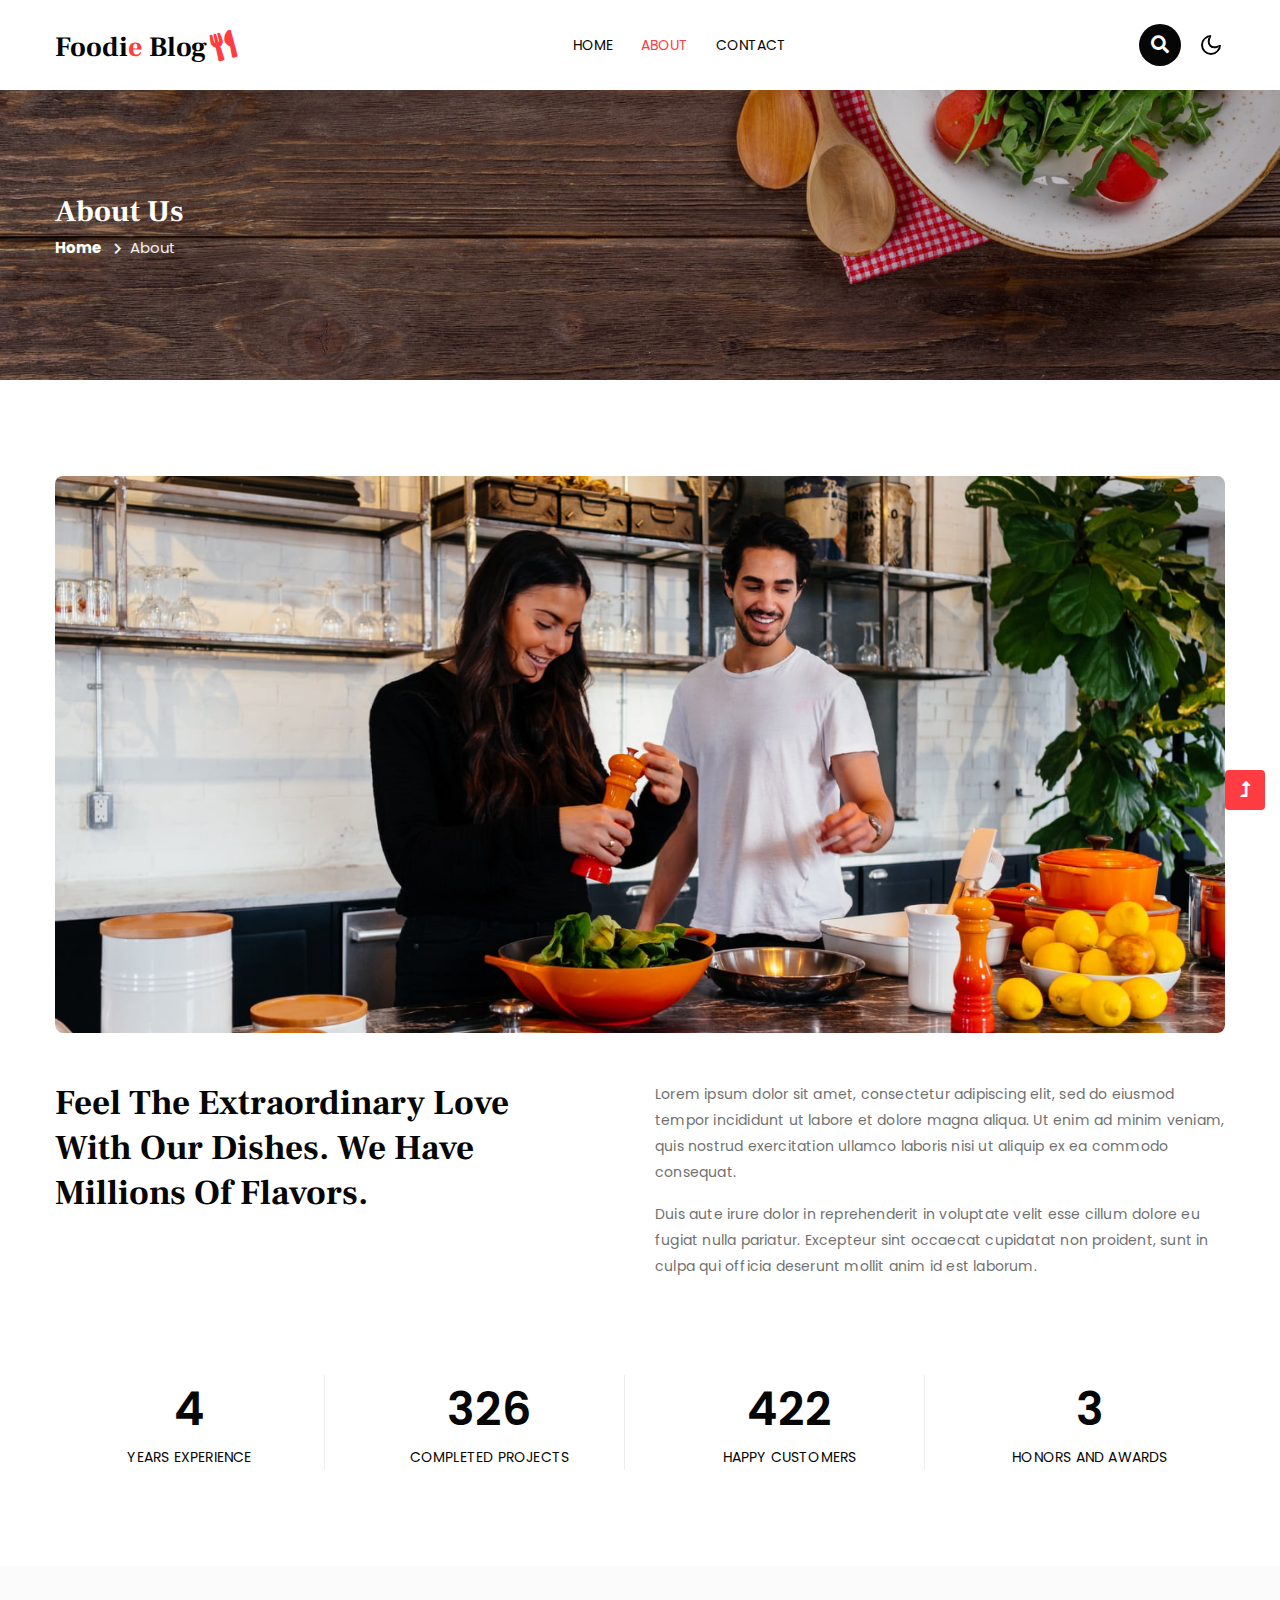
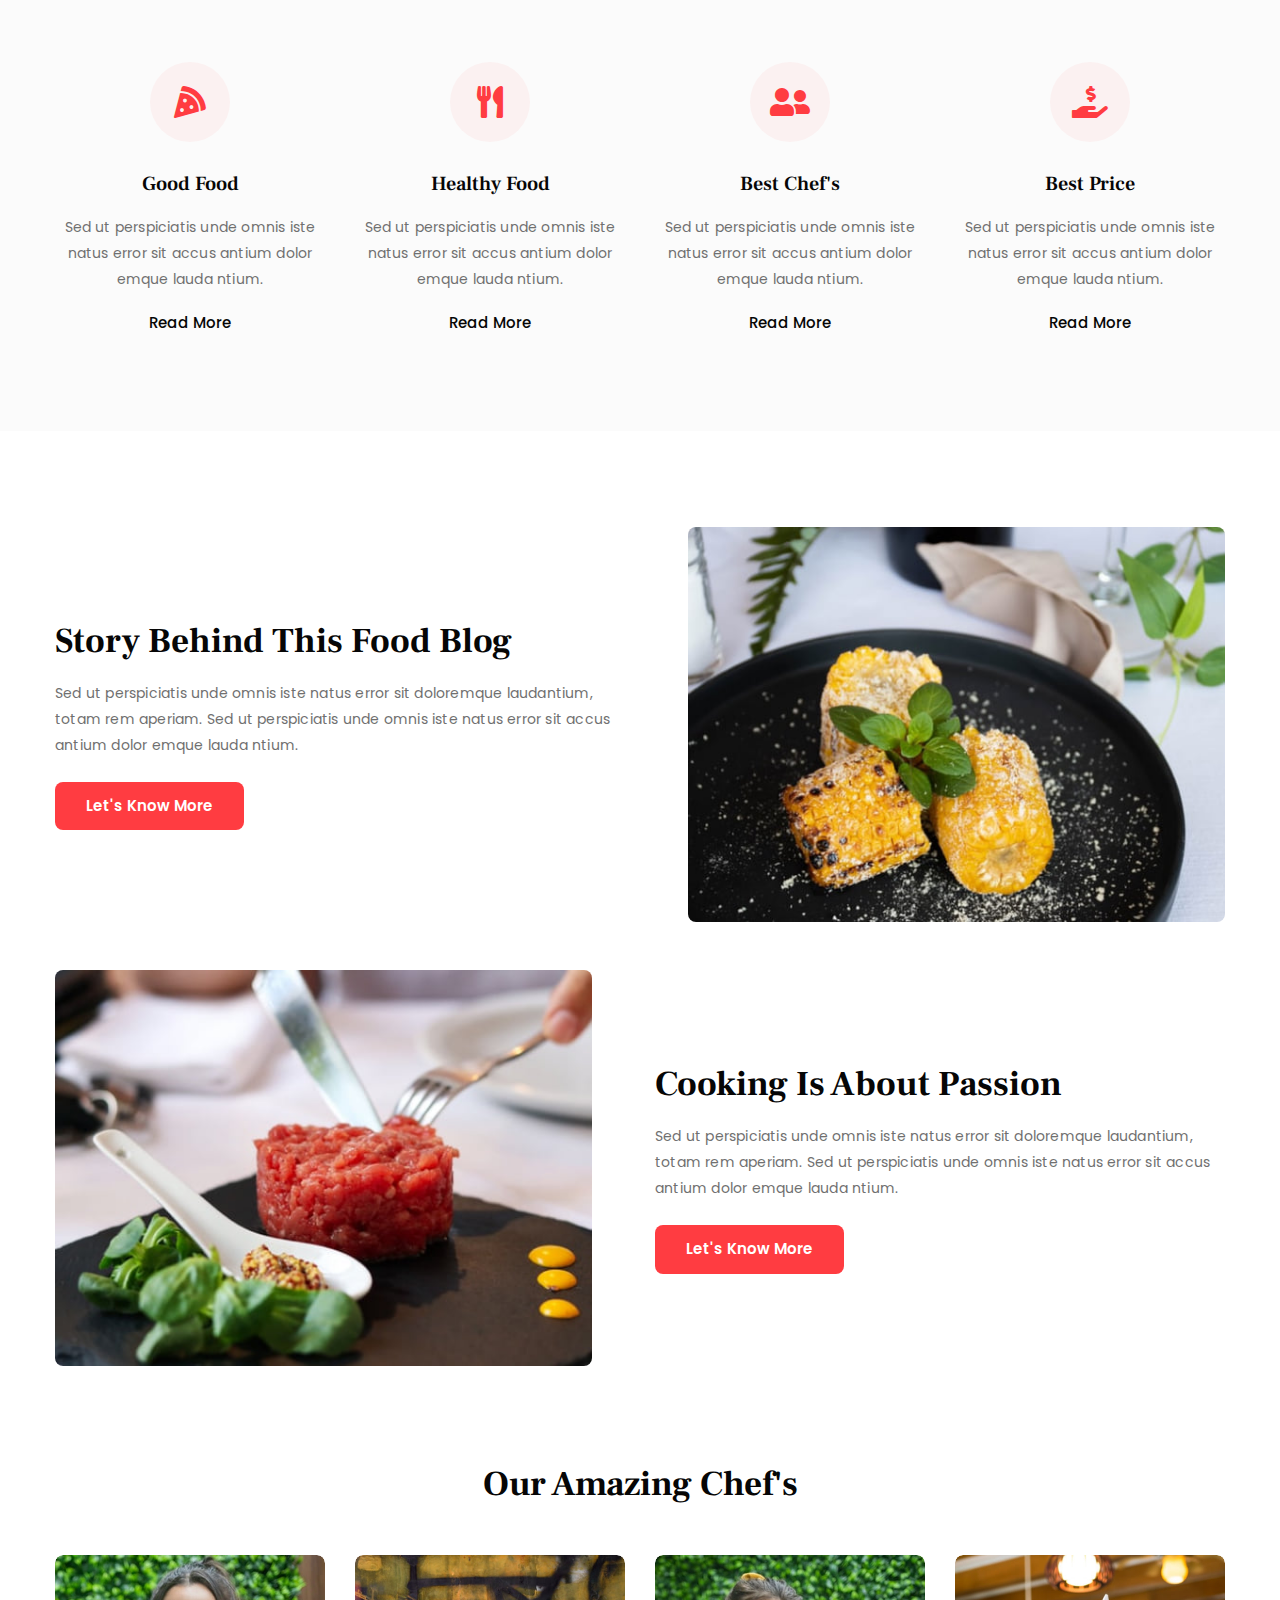
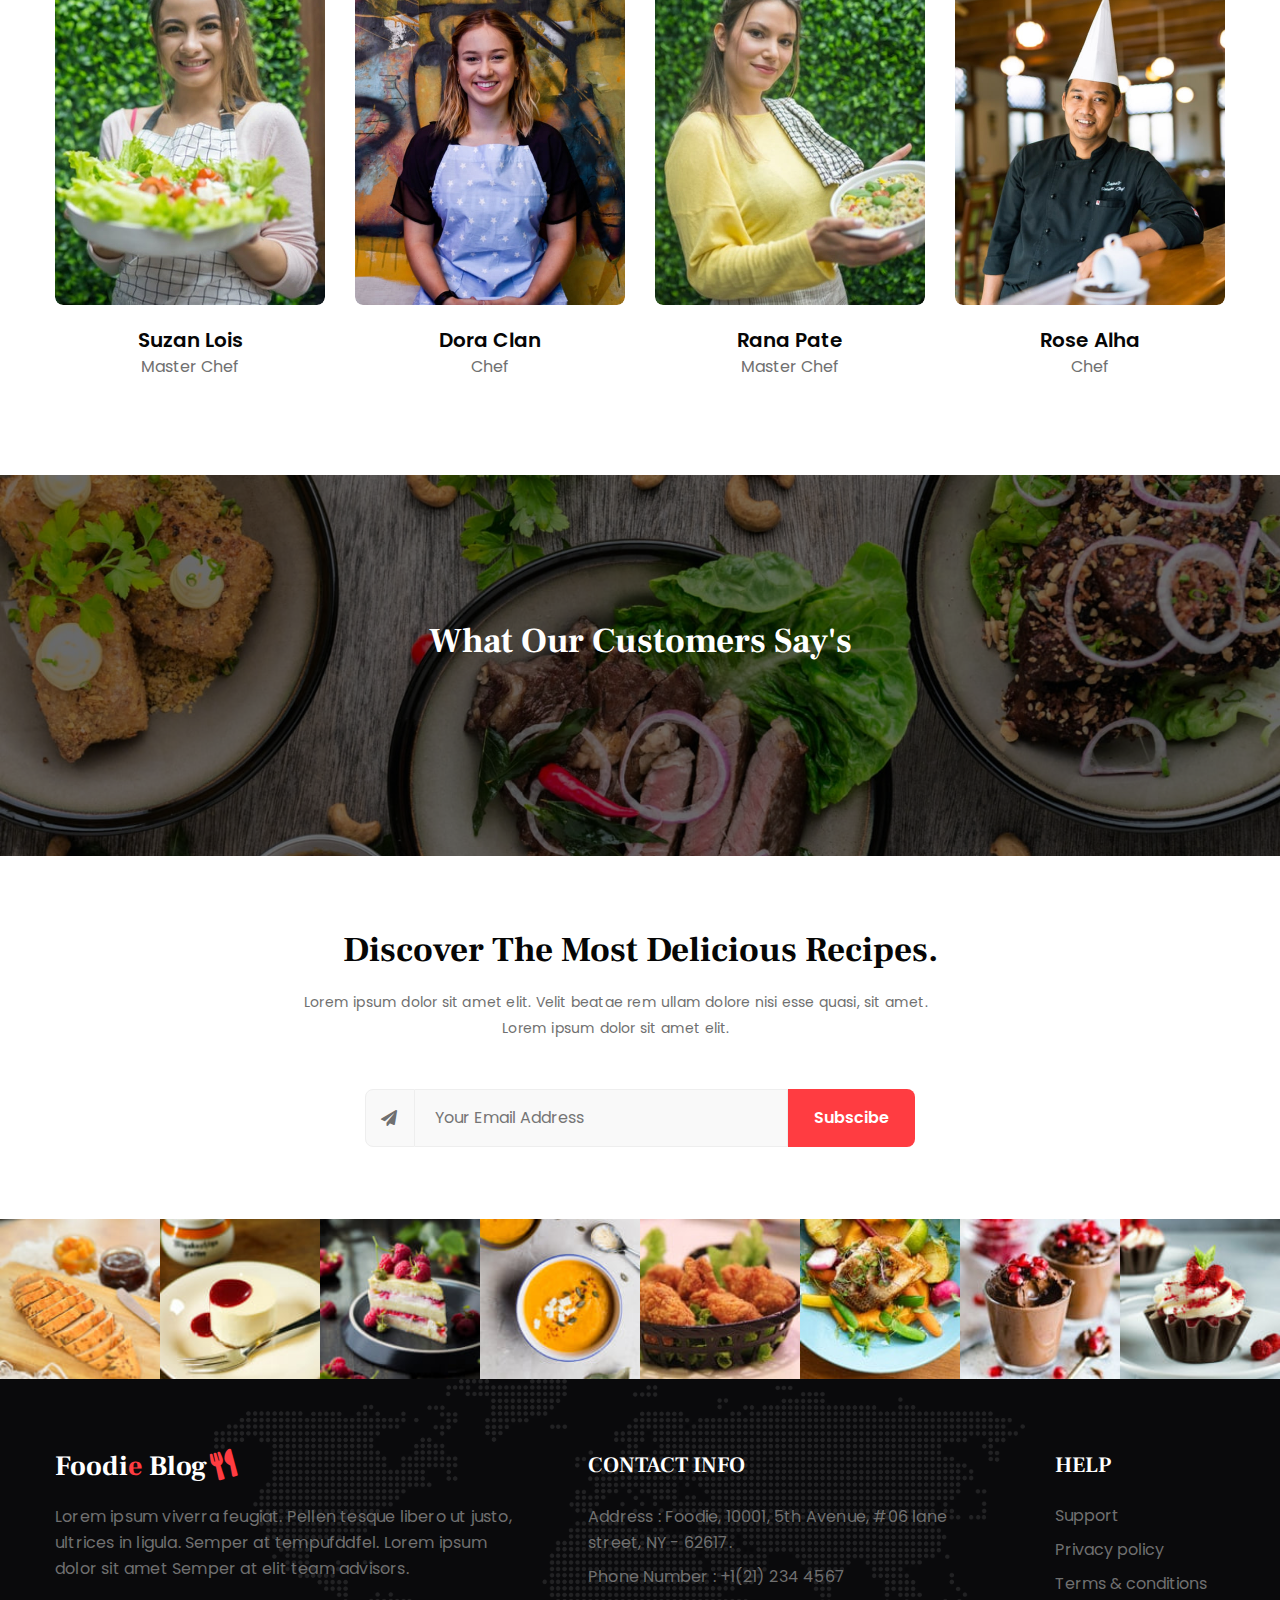
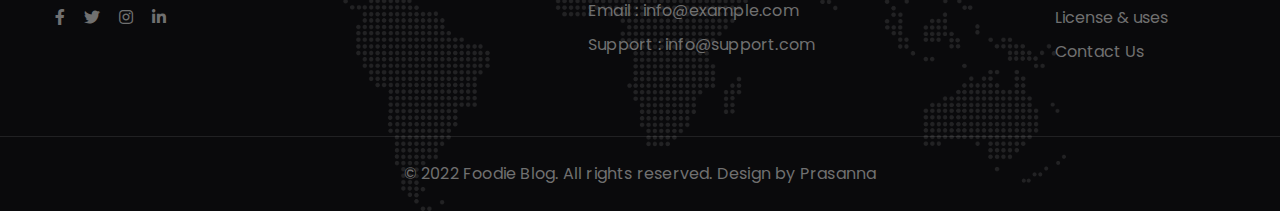
<file: foodie-blog-starter_Free01-06-2021_642780347/Foodie-Blog-Starter/about.html>
<!doctype html>
<html lang="en">

<head>
    <!-- Required meta tags -->
    <meta charset="utf-8">
    <meta name="viewport" content="width=device-width, initial-scale=1, shrink-to-fit=no">
    <title>Foodie Blog - Blog Category Bootstrap Responsive Website Template - About Us : W3Layouts</title>
    <!-- google-fonts -->
    <link href="//fonts.googleapis.com/css2?family=Frank+Ruhl+Libre:wght@300;400;500;700;900&display=swap"
        rel="stylesheet">
    <link
        href="//fonts.googleapis.com/css2?family=Poppins:ital,wght@0,100;0,200;0,300;0,400;0,500;0,600;0,700;0,800;0,900;1,100;1,200;1,300;1,400;1,500;1,600;1,700;1,800;1,900&display=swap"
        rel="stylesheet">
    <!-- //google-fonts -->
    <!-- Template CSS Style link -->
    <link rel="stylesheet" href="assets/css/style-starter.css">
</head>

<body>
    <!--header-->
    <header id="site-header" class="fixed-top">
        <div class="container">
            <nav class="navbar navbar-expand-lg stroke">
                <h1>
                    <a class="navbar-brand" href="index.html">
                        Foodi<span>e</span> Blog<i class="fas fa-utensils"></i>
                    </a>
                </h1>
                <!-- if logo is image enable this   
    <a class="navbar-brand" href="#index.html">
        <img src="image-path" alt="Your logo" title="Your logo" style="height:35px;" />
    </a> -->
                <button class="navbar-toggler  collapsed bg-gradient" type="button" data-toggle="collapse"
                    data-target="#navbarTogglerDemo02" aria-controls="navbarTogglerDemo02" aria-expanded="false"
                    aria-label="Toggle navigation">
                    <span class="navbar-toggler-icon fa icon-expand fa-bars"></span>
                    <span class="navbar-toggler-icon fa icon-close fa-times"></span>
                </button>

                <div class="collapse navbar-collapse" id="navbarTogglerDemo02">
                    <ul class="navbar-nav mx-lg-auto">
                        <li class="nav-item">
                            <a class="nav-link" href="index.html">Home <span class="sr-only">(current)</span></a>
                        </li>
                        <li class="nav-item active">
                            <a class="nav-link" href="about.html">About</a>
                        </li>
                        <li class="nav-item">
                            <a class="nav-link" href="contact.html">Contact</a>
                        </li>
                    </ul>
                </div>
                <!-- search button -->
                <div class="search-right ml-lg-3">
                    <div class="search-container">
                        <form action="/search" method="get">
                            <input class="search expandright" id="searchright" type="search" name="q"
                                placeholder="Search">
                            <label class="button searchbutton" for="searchright"><i class="fas fa-search"></i></label>
                        </form>
                    </div>
                </div>
                <!-- //search button -->
                <!-- toggle switch for light and dark theme -->
                <div class="cont-ser-position">
                    <nav class="navigation">
                        <div class="theme-switch-wrapper">
                            <label class="theme-switch" for="checkbox">
                                <input type="checkbox" id="checkbox">
                                <div class="mode-container">
                                    <i class="gg-sun"></i>
                                    <i class="gg-moon"></i>
                                </div>
                            </label>
                        </div>
                    </nav>
                </div>
                <!-- //toggle switch for light and dark theme -->
            </nav>
        </div>
    </header>
    <!--//header-->

    <!-- inner banner -->
    <section class="inner-banner py-5">
        <div class="w3l-breadcrumb py-lg-5">
            <div class="container pt-sm-5 pt-4 pb-sm-4">
                <h4 class="inner-text-title font-weight-bold pt-5">About Us</h4>
                <ul class="breadcrumbs-custom-path">
                    <li><a href="index.html">Home</a></li>
                    <li class="active"><span class="fa fa-chevron-right mx-2" aria-hidden="true"></span>About</li>
                </ul>
            </div>
        </div>
    </section>
    <!-- //inner banner -->

    <!-- about section -->
    <section class="about-section py-5">
        <div class="container py-md-5 py-4">
            <img src="assets/images/about.jpg" alt="" class="img-fluid radius-image">
            <div class="row mt-sm-5 mt-4">
                <div class="col-lg-6 about-left-inner pr-lg-5">
                    <h3 class="title-style">Feel the extraordinary love with our dishes. We have millions of flavors.
                    </h3>
                </div>
                <div class="col-lg-6 about-right-inner mt-lg-0 mt-4">
                    <p>Lorem ipsum dolor sit amet, consectetur adipiscing elit, sed do eiusmod tempor
                        incididunt ut labore et dolore magna aliqua. Ut enim ad minim veniam, quis nostrud exercitation
                        ullamco laboris nisi ut aliquip ex ea commodo consequat. </p>
                    <p class="mt-3">Duis aute irure dolor in reprehenderit in voluptate velit esse cillum dolore eu
                        fugiat nulla pariatur. Excepteur sint occaecat cupidatat non proident, sunt in culpa qui officia
                        deserunt mollit anim id est laborum.</p>
                </div>
            </div>
        </div>
    </section>
    <!-- //about section -->

    <!-- stats -->
    <section class="w3_stats pb-5" id="stats">
        <div class="container pb-md-5 pb-4">
            <div class="w3-stats">
                <div class="row text-center">
                    <div class="col-lg-3 col-sm-6">
                        <div class="counter">
                            <div class="timer count-title count-number" data-to="36" data-speed="1500"></div>
                            <p class="count-text">Years Experience</p>
                        </div>
                    </div>
                    <div class="col-lg-3 col-sm-6 mt-sm-0 mt-4">
                        <div class="counter">
                            <div class="timer count-title count-number" data-to="2780" data-speed="1500"></div>
                            <p class="count-text">Completed Projects</p>
                        </div>
                    </div>
                    <div class="col-lg-3 col-sm-6 mt-lg-0 mt-4">
                        <div class="counter">
                            <div class="timer count-title count-number" data-to="3600" data-speed="1500"></div>
                            <p class="count-text">Happy Customers</p>
                        </div>
                    </div>
                    <div class="col-lg-3 col-sm-6 mt-lg-0 mt-4">
                        <div class="counter border-right-0">
                            <div class="timer count-title count-number" data-to="26" data-speed="1500"></div>
                            <p class="count-text">Honors and Awards</p>
                        </div>
                    </div>
                </div>
            </div>
        </div>
    </section>
    <!-- //stats -->

    <!-- 3 grids with icon section -->
    <section class="w3l-feature-8">
        <div class="features-main py-5">
            <div class="container py-md-5 py-4">
                <div class="row text-center">
                    <div class="col-lg-3 col-sm-6 feature-body">
                        <div class="feature-icon">
                            <i class="fas fa-pizza-slice"></i>
                        </div>
                        <div class="feature-info">
                            <h3 class="feature-title mb-3"><a href="#featured">Good Food</a></h3>
                            <p>Sed ut perspiciatis unde omnis iste natus error sit accus antium dolor emque lauda ntium.
                            </p>
                            <a href="#featured" class="feature-link">Read More</a>
                        </div>
                    </div>
                    <div class="col-lg-3 col-sm-6 feature-body mt-sm-0 mt-5">
                        <div class="feature-icon">
                            <i class="fas fa-utensils"></i>
                        </div>
                        <div class="feature-info">
                            <h3 class="feature-title mb-3"><a href="#featured">Healthy Food</a></h3>
                            <p>Sed ut perspiciatis unde omnis iste natus error sit accus antium dolor emque lauda ntium.
                            </p>
                            <a href="#featured" class="feature-link">Read More</a>
                        </div>
                    </div>
                    <div class="col-lg-3 col-sm-6 feature-body mt-lg-0 mt-5">
                        <div class="feature-icon">
                            <i class="fas fa-user-friends"></i>
                        </div>
                        <div class="feature-info">
                            <h3 class="feature-title mb-3"><a href="#featured">Best Chef's</a></h3>
                            <p>Sed ut perspiciatis unde omnis iste natus error sit accus antium dolor emque lauda ntium.
                            </p>
                            <a href="#featured" class="feature-link">Read More</a>
                        </div>
                    </div>
                    <div class="col-lg-3 col-sm-6 feature-body mt-lg-0 mt-5">
                        <div class="feature-icon">
                            <i class="fas fa-hand-holding-usd"></i>
                        </div>
                        <div class="feature-info">
                            <h3 class="feature-title mb-3"><a href="#featured">Best Price</a></h3>
                            <p>Sed ut perspiciatis unde omnis iste natus error sit accus antium dolor emque lauda ntium.
                            </p>
                            <a href="#featured" class="feature-link">Read More</a>
                        </div>
                    </div>
                </div>
            </div>
        </div>
    </section>
    <!-- //3 grids with icon section -->

    <!-- image with content section -->
    <section class="image-with-content pt-5">
        <div class="container pt-md-5 pt-4">
            <div class="row align-items-center">
                <div class="col-lg-6 content-sec-1">
                    <h3 class="title-style mb-3">Story behind this food blog</h3>
                    <p>Sed ut perspiciatis unde omnis iste natus error sit
                        doloremque laudantium, totam rem aperiam. Sed ut perspiciatis unde omnis iste natus error sit
                        accus antium dolor emque lauda ntium.
                    </p>
                    <a class="btn btn-style mt-4" href="#blog">Let's Know More</a>
                </div>
                <div class="col-lg-6 pl-lg-5 mt-lg-0 mt-sm-5 mt-4">
                    <img src="assets/images/banner-b2.jpg" alt="" class="img-fluid radius-image">
                </div>
            </div>
            <div class="row align-items-center mt-5">
                <div class="col-lg-6 pr-lg-5 mt-lg-0 mt-sm-5 mt-4 order-lg-1 order-2">
                    <img src="assets/images/banner-b1.jpg" alt="" class="img-fluid radius-image">
                </div>
                <div class="col-lg-6 content-sec-1 order-lg-2 order-1">
                    <h3 class="title-style mb-3">Cooking is about passion</h3>
                    <p>Sed ut perspiciatis unde omnis iste natus error sit
                        doloremque laudantium, totam rem aperiam. Sed ut perspiciatis unde omnis iste natus error sit
                        accus antium dolor emque lauda ntium.
                    </p>
                    <a class="btn btn-style mt-4" href="#blog">Let's Know More</a>
                </div>
            </div>
        </div>
    </section>
    <!-- //image with content section -->

    <!-- team section -->
    <section class="w3l-team section py-5" id="team">
        <div class="container py-md-5 py-4">
            <h3 class="title-style text-center mb-lg-5 mb-4">Our Amazing Chef's</h3>
            <div class="row">
                <div class="section_content teamy-team">
                    <div class="col-lg-3 col-6">
                        <div class="teamy teamy_style1 teamy_mask-circle">
                            <div class="teamy_layout">
                                <div class="teamy_preview">
                                    <img src="assets/images/team1.jpg" class="radius-image img-fluid w-100"
                                        alt="The demo photo">
                                </div>
                                <div class="teamy_back">
                                    <div class="teamy_back-inner">
                                        <a href="#facebook" class="social"> <i class="fab fa-facebook-f"></i> </a>
                                        <a href="#twitter" class="social"> <i class="fab fa-twitter"></i> </a>
                                        <a href="#instagram" class="social"> <i class="fab fa-instagram"></i> </a>
                                    </div>
                                </div>
                            </div>
                            <div class="teamy_content">
                                <a href="#url" class="teamy_name">Suzan Lois</a>
                                <span class="teamy_post">Master Chef</span>
                            </div>
                        </div>
                    </div>
                    <div class="col-lg-3 col-6">
                        <div class="teamy teamy_style1 teamy_mask-circle">
                            <div class="teamy_layout">
                                <div class="teamy_preview">
                                    <img src="assets/images/team2.jpg" class="radius-image img-fluid w-100"
                                        alt="The demo photo">
                                </div>
                                <div class="teamy_back">
                                    <div class="teamy_back-inner">
                                        <a href="#facebook" class="social"> <i class="fab fa-facebook-f"></i> </a>
                                        <a href="#twitter" class="social"> <i class="fab fa-twitter"></i> </a>
                                        <a href="#instagram" class="social"> <i class="fab fa-instagram"></i> </a>
                                    </div>
                                </div>
                            </div>
                            <div class="teamy_content">
                                <a href="#url" class="teamy_name">Dora Clan</a>
                                <span class="teamy_post">Chef</span>
                            </div>
                        </div>
                    </div>
                    <div class="col-lg-3 col-6 mt-lg-0 mt-5">
                        <div class="teamy teamy_style1 teamy_mask-circle">
                            <div class="teamy_layout">
                                <div class="teamy_preview">
                                    <img src="assets/images/team3.jpg" class="radius-image img-fluid w-100"
                                        alt="The demo photo">
                                </div>
                                <div class="teamy_back">
                                    <div class="teamy_back-inner">
                                        <a href="#facebook" class="social"> <i class="fab fa-facebook-f"></i> </a>
                                        <a href="#twitter" class="social"> <i class="fab fa-twitter"></i> </a>
                                        <a href="#instagram" class="social"> <i class="fab fa-instagram"></i> </a>
                                    </div>
                                </div>
                            </div>
                            <div class="teamy_content">
                                <a href="#url" class="teamy_name">Rana Pate</a>
                                <span class="teamy_post">Master Chef</span>
                            </div>
                        </div>
                    </div>
                    <div class="col-lg-3 col-6 mt-lg-0 mt-5">
                        <div class="teamy teamy_style1 teamy_mask-circle">
                            <div class="teamy_layout">
                                <div class="teamy_preview">
                                    <img src="assets/images/team4.jpg" class="radius-image img-fluid w-100"
                                        alt="The demo photo">
                                </div>
                                <div class="teamy_back">
                                    <div class="teamy_back-inner">
                                        <a href="#facebook" class="social"> <i class="fab fa-facebook-f"></i> </a>
                                        <a href="#twitter" class="social"> <i class="fab fa-twitter"></i> </a>
                                        <a href="#instagram" class="social"> <i class="fab fa-instagram"></i> </a>
                                    </div>
                                </div>
                            </div>
                            <div class="teamy_content">
                                <a href="#url" class="teamy_name">Rose Alha</a>
                                <span class="teamy_post">Chef</span>
                            </div>
                        </div>
                    </div>
                </div>
            </div>
        </div>
    </section>
    <!-- //team section -->

    <!-- testimonials -->
    <section class="w3l-clients-1 py-5" id="testimonials">
        <div class="cusrtomer-layout py-lg-5">
            <div class="container py-md-5 py-4">
                <div class="text-center mb-lg-5 mb-4">
                    <h3 class="title-style text-white">
                        What our Customers say's
                    </h3>
                </div>
                <div class="testimonial-row">
                    <div id="owl-demo2" class="owl-two owl-carousel owl-theme mb-md-3 mb-sm-5 mb-4">
                        <div class="item">
                            <div class="testimonial-content">
                                <div class="row testimonial align-items-center">
                                    <div class="col-md-3 testi-des">
                                        <a href="#url" class="testi-img">
                                            <img src="assets/images/testi1.jpg" alt="" class="radius-image img-fluid">
                                        </a>
                                        <div class="peopl align-self">
                                            <h3>Dennis wilson</h3>
                                            <p class="identity">Customer </p>
                                        </div>
                                    </div>
                                    <div class="col-md-9 pl-lg-5 mt-md-0 mt-4 text-left testi-cont">
                                        <blockquote>
                                            <q>Lorem ipsum dolor sit amet int consectetur adipisicing elit. Velita
                                                beatae
                                                laudantium Quas minima sunt natus tempore, maiores aliquid modi felis
                                                sequi optio lacinia id ipsum non velit, culpa.
                                                voluptate rem ullam dolore nisi est quasi, doloribus tempora.
                                                est elit. Non quae, fugiat ad libero justo sed amet.</q>
                                        </blockquote>
                                    </div>
                                </div>
                            </div>
                        </div>
                        <div class="item">
                            <div class="testimonial-content">
                                <div class="row testimonial align-items-center">
                                    <div class="col-md-3 testi-des">
                                        <a href="#url" class="testi-img">
                                            <img src="assets/images/testi2.jpg" alt="" class="radius-image img-fluid">
                                        </a>
                                        <div class="peopl align-self">
                                            <h3>Dennis wilson</h3>
                                            <p class="identity">Customer </p>
                                        </div>
                                    </div>
                                    <div class="col-md-9 pl-lg-5 mt-md-0 mt-4 text-left testi-cont">
                                        <blockquote>
                                            <q>Lorem ipsum dolor sit amet int consectetur adipisicing elit. Velita
                                                beatae
                                                laudantium Quas minima sunt natus tempore, maiores aliquid modi felis
                                                sequi optio lacinia id ipsum non velit, culpa.
                                                voluptate rem ullam dolore nisi est quasi, doloribus tempora.
                                                est elit. Non quae, fugiat ad libero justo sed amet.</q>
                                        </blockquote>
                                    </div>
                                </div>
                            </div>
                        </div>
                        <div class="item">
                            <div class="testimonial-content">
                                <div class="row testimonial align-items-center">
                                    <div class="col-md-3 testi-des">
                                        <a href="#url" class="testi-img">
                                            <img src="assets/images/testi3.jpg" alt="" class="radius-image img-fluid">
                                        </a>
                                        <div class="peopl align-self">
                                            <h3>Dennis wilson</h3>
                                            <p class="identity">Customer </p>
                                        </div>
                                    </div>
                                    <div class="col-md-9 pl-lg-5 mt-md-0 mt-4 text-left testi-cont">
                                        <blockquote>
                                            <q>Lorem ipsum dolor sit amet int consectetur adipisicing elit. Velita
                                                beatae
                                                laudantium Quas minima sunt natus tempore, maiores aliquid modi felis
                                                sequi optio lacinia id ipsum non velit, culpa.
                                                voluptate rem ullam dolore nisi est quasi, doloribus tempora.
                                                est elit. Non quae, fugiat ad libero justo sed amet.</q>
                                        </blockquote>
                                    </div>
                                </div>
                            </div>
                        </div>
                    </div>
                </div>
            </div>
        </div>
    </section>
    <!-- //testimonials -->

    <!-- subscribe section -->
    <section class="w3l-project py-5" id="subscribe">
        <div class="container py-4">
            <div class="bottom-info">
                <div class="header-section text-center">
                    <h3 class="title-style">Discover the most delicious recipes.</h3>
                    <p class="mt-3 pr-lg-5">Lorem ipsum dolor sit amet elit. Velit beatae
                        rem ullam dolore nisi esse quasi, sit amet. Lorem ipsum dolor sit
                        amet elit.</p>
                </div>
                <form action="#" class="subscribe mt-5" method="post">
                    <div class="input-group-text"><i class="fas fa-paper-plane"></i></div>
                    <input type="email" name="email" placeholder="Your Email Address" required="">
                    <button class="btn btn-style">Subscibe</button>
                </form>
            </div>
        </div>
    </section>
    <!-- //subscribe section -->

    <!-- instagram-feeds -->
    <div class="projects" id="special">
        <div class="projects-grids">
            <div class="istagram-feeds">
                <div class="projects-w3l-grid-info">
                    <a href="blog-single.html"><img src="assets/images/blog-s1.jpg" class="img-fluid" alt="" />
                        <div class="content-overlay"></div>
                        <div class="content-details fadeIn-top">
                            <span class="fab fa-instagram"></span>
                        </div>
                    </a>
                </div>
                <div class="projects-w3l-grid-info">
                    <a href="blog-single.html"><img src="assets/images/blog-s2.jpg" class="img-fluid" alt="" />
                        <div class="content-overlay"></div>
                        <div class="content-details fadeIn-top">
                            <span class="fab fa-instagram"></span>
                        </div>
                    </a>
                </div>
                <div class="projects-w3l-grid-info">
                    <a href="blog-single.html"><img src="assets/images/blog-s3.jpg" class="img-fluid" alt="" />
                        <div class="content-overlay"></div>
                        <div class="content-details fadeIn-top">
                            <span class="fab fa-instagram"></span>
                        </div>
                    </a>
                </div>
                <div class="projects-w3l-grid-info">
                    <a href="blog-single.html"><img src="assets/images/blog-s4.jpg" class="img-fluid" alt="" />
                        <div class="content-overlay"></div>
                        <div class="content-details fadeIn-top">
                            <span class="fab fa-instagram"></span>
                        </div>
                    </a>
                </div>
                <div class="projects-w3l-grid-info">
                    <a href="blog-single.html"><img src="assets/images/blog-s5.jpg" class="img-fluid" alt="" />
                        <div class="content-overlay"></div>
                        <div class="content-details fadeIn-top">
                            <span class="fab fa-instagram"></span>
                        </div>
                    </a>
                </div>
                <div class="projects-w3l-grid-info">
                    <a href="blog-single.html"><img src="assets/images/blog-s6.jpg" class="img-fluid" alt="" />
                        <div class="content-overlay"></div>
                        <div class="content-details fadeIn-top">
                            <span class="fab fa-instagram"></span>
                        </div>
                    </a>
                </div>
                <div class="projects-w3l-grid-info">
                    <a href="blog-single.html"><img src="assets/images/blog-s8.jpg" class="img-fluid" alt="" />
                        <div class="content-overlay"></div>
                        <div class="content-details fadeIn-top">
                            <span class="fab fa-instagram"></span>
                        </div>
                    </a>
                </div>
                <div class="projects-w3l-grid-info">
                    <a href="blog-single.html"><img src="assets/images/blog-s7.jpg" class="img-fluid" alt="" />
                        <div class="content-overlay"></div>
                        <div class="content-details fadeIn-top">
                            <span class="fab fa-instagram"></span>
                        </div>
                    </a>
                </div>
            </div>
        </div>
    </div>
    <!-- //instagram-feeds -->

    <!-- footer -->
    <footer class="w3l-footer-29-main">
        <div class="footer-29 py-5">
            <div class="container py-sm-4">
                <div class="row footer-top-29">
                    <div class="col-lg-5 col-md-6 footer-list-29 footer-1">
                        <h2 class="mb-4">
                            <a class="footer-logo" href="index.html">
                                Foodi<span>e</span> Blog<i class="fas fa-utensils"></i>
                            </a>
                        </h2>
                        <p>Lorem ipsum viverra feugiat. Pellen tesque libero ut justo, ultrices in ligula. Semper at
                            tempufddfel. Lorem ipsum dolor sit amet Semper at elit team advisors.</p>
                        <div class="main-social-footer-29 mt-md-4 mt-3">
                            <a href="#facebook" class="facebook"><i class="fab fa-facebook-f"></i></a>
                            <a href="#twitter" class="twitter"><i class="fab fa-twitter"></i></a>
                            <a href="#instagram" class="instagram"><i class="fab fa-instagram"></i></a>
                            <a href="#linkedin" class="linkedin"><i class="fab fa-linkedin-in"></i></a>
                        </div>
                    </div>

                    <div class="col-xl-5 col-lg-4 col-md-6 footer-list-29 footer-1 px-xl-5 mt-md-0 mt-5">
                        <h6 class="footer-title-29">Contact Info </h6>
                        <p class="mb-2">Address : Foodie, 10001, 5th Avenue, #06 lane street, NY - 62617.
                        </p>
                        <p class="mb-2">Phone Number : <a href="tel:+1(21) 234 4567">+1(21) 234 4567</a></p>
                        <p class="mb-2">Email : <a href="mailto:info@example.com">info@example.com</a></p>
                        <p>Support : <a href="mailto:info@support.com">info@support.com</a></p>
                    </div>

                    <div class="col-xl-2 col-lg-3 col-md-6 col-sm-5 col-6 footer-list-29 footer-2 mt-lg-0 mt-5">
                        <ul>
                            <h6 class="footer-title-29">Help</h6>
                            <li><a href="#support">Support</a></li>
                            <li><a href="#privacy">Privacy policy</a></li>
                            <li><a href="#terms">Terms & conditions</a></li>
                            <li><a href="#license">License & uses</a></li>
                            <li><a href="contact.html">Contact Us</a></li>
                        </ul>
                    </div>
                </div>
            </div>
        </div>
        <!-- copyright -->
        <section class="w3l-copyright text-center">
            <div class="container">
                <p class="copy-footer-29">© 2022 Foodie Blog. All rights reserved. Design by Prasanna</p>
            </div>
        </section>
        <!-- //copyright -->
    </footer>
    <!-- //footer -->

    <!-- Js scripts -->
    <!-- move top -->
    <button onclick="topFunction()" id="movetop" title="Go to top">
        <span class="fas fa-level-up-alt" aria-hidden="true"></span>
    </button>
    <script>
        // When the user scrolls down 20px from the top of the document, show the button
        window.onscroll = function () {
            scrollFunction()
        };

        function scrollFunction() {
            if (document.body.scrollTop > 20 || document.documentElement.scrollTop > 20) {
                document.getElementById("movetop").style.display = "block";
            } else {
                document.getElementById("movetop").style.display = "none";
            }
        }

        // When the user clicks on the button, scroll to the top of the document
        function topFunction() {
            document.body.scrollTop = 0;
            document.documentElement.scrollTop = 0;
        }
    </script>
    <!-- //move top -->

    <!-- common jquery plugin -->
    <script src="assets/js/jquery-3.3.1.min.js"></script>
    <!-- //common jquery plugin -->

    <!-- counter for stats -->
    <script src="assets/js/counter.js"></script>
    <!-- //counter for stats -->

    <!-- owl carousel -->
    <script src="assets/js/owl.carousel.js"></script>
    <!-- script for tesimonials carousel slider -->
    <script>
        $(document).ready(function () {
            $("#owl-demo2").owlCarousel({
                loop: true,
                nav: false,
                margin: 50,
                autoplay: true,
                autoplayTimeout: 5000,
                autoplaySpeed: 1000,
                responsiveClass: true,
                responsive: {
                    0: {
                        items: 1,
                        nav: false
                    },
                    1000: {
                        items: 1,
                        nav: false
                    }
                }
            })
        })
    </script>
    <!-- //script for tesimonials carousel slider -->

    <!-- theme switch js (light and dark)-->
    <script src="assets/js/theme-change.js"></script>
    <!-- //theme switch js (light and dark)-->

    <!-- MENU-JS -->
    <script>
        $(window).on("scroll", function () {
            var scroll = $(window).scrollTop();

            if (scroll >= 80) {
                $("#site-header").addClass("nav-fixed");
            } else {
                $("#site-header").removeClass("nav-fixed");
            }
        });

        //Main navigation Active Class Add Remove
        $(".navbar-toggler").on("click", function () {
            $("header").toggleClass("active");
        });
        $(document).on("ready", function () {
            if ($(window).width() > 991) {
                $("header").removeClass("active");
            }
            $(window).on("resize", function () {
                if ($(window).width() > 991) {
                    $("header").removeClass("active");
                }
            });
        });
    </script>
    <!-- //MENU-JS -->

    <!-- disable body scroll which navbar is in active -->
    <script>
        $(function () {
            $('.navbar-toggler').click(function () {
                $('body').toggleClass('noscroll');
            })
        });
    </script>
    <!-- //disable body scroll which navbar is in active -->

    <!-- bootstrap -->
    <script src="assets/js/bootstrap.min.js"></script>
    <!-- //bootstrap -->
    <!-- //Js scripts -->
</body>

</html>
</file>
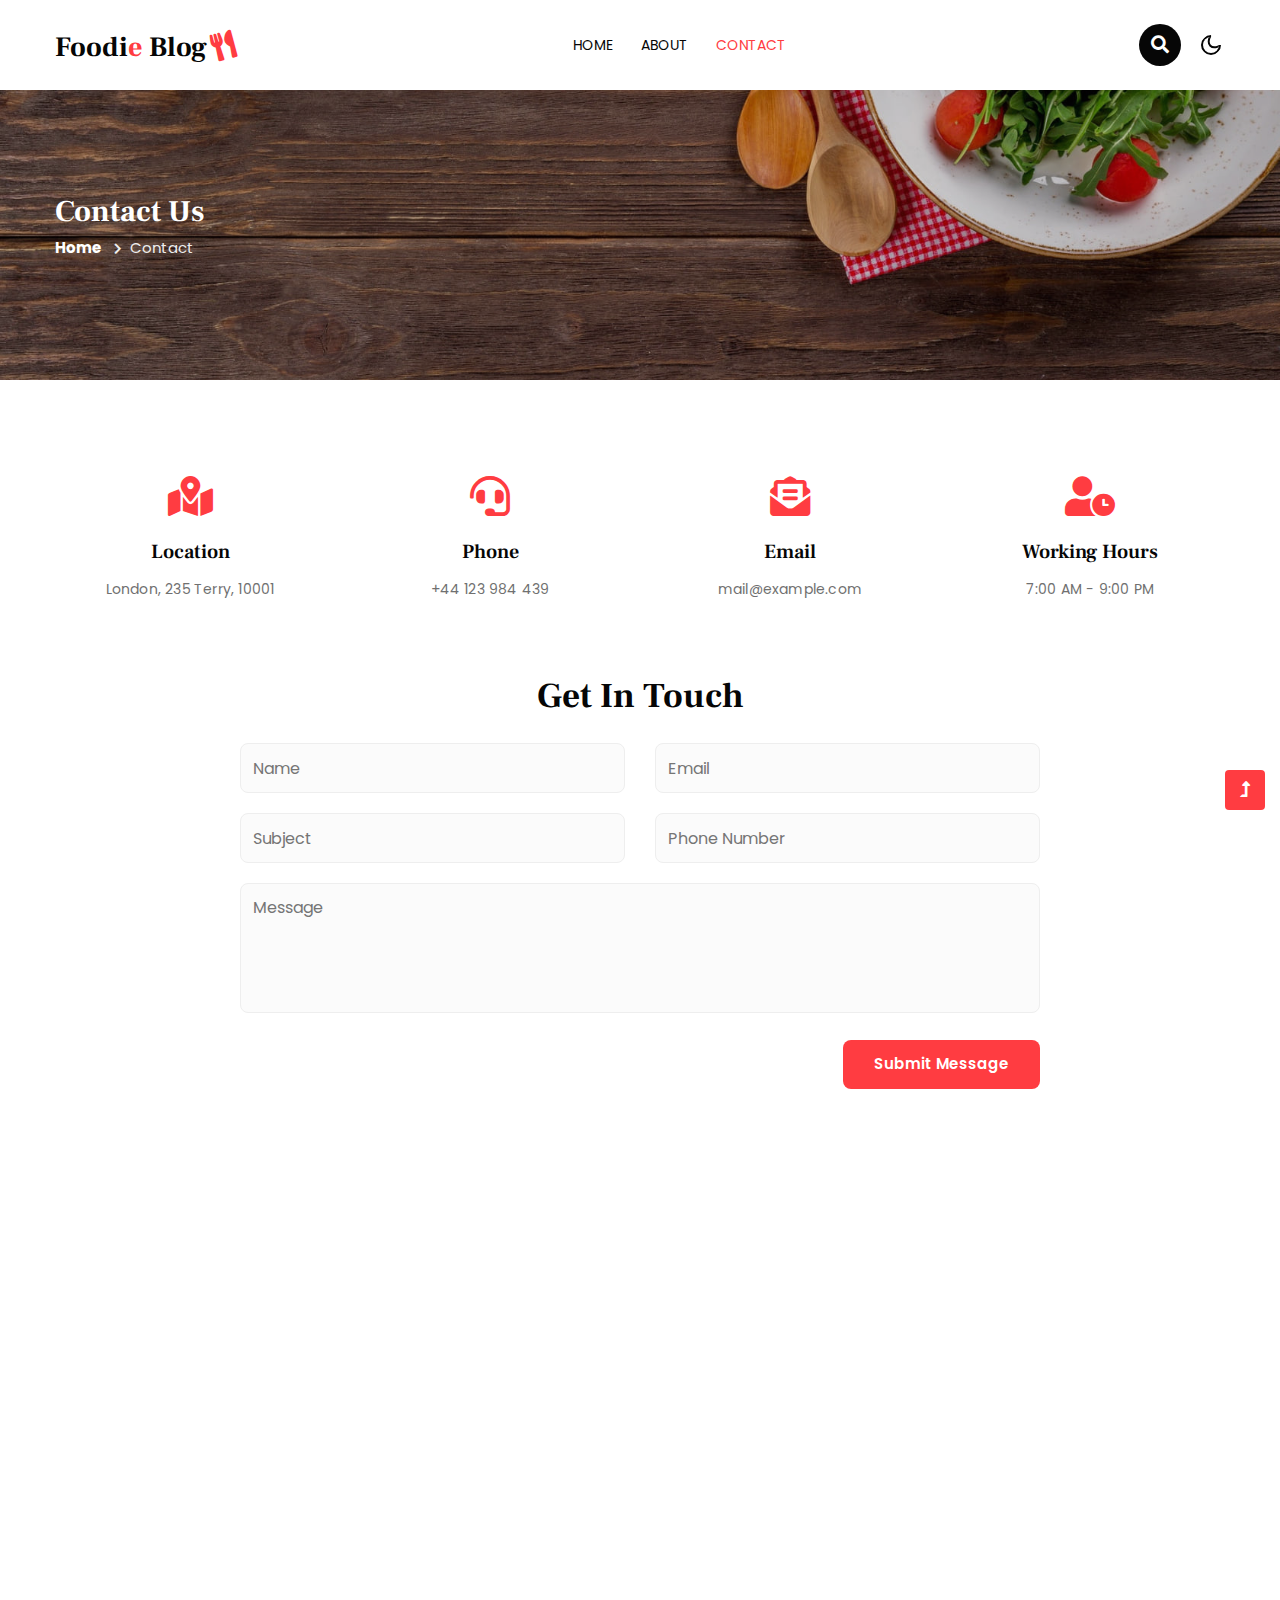
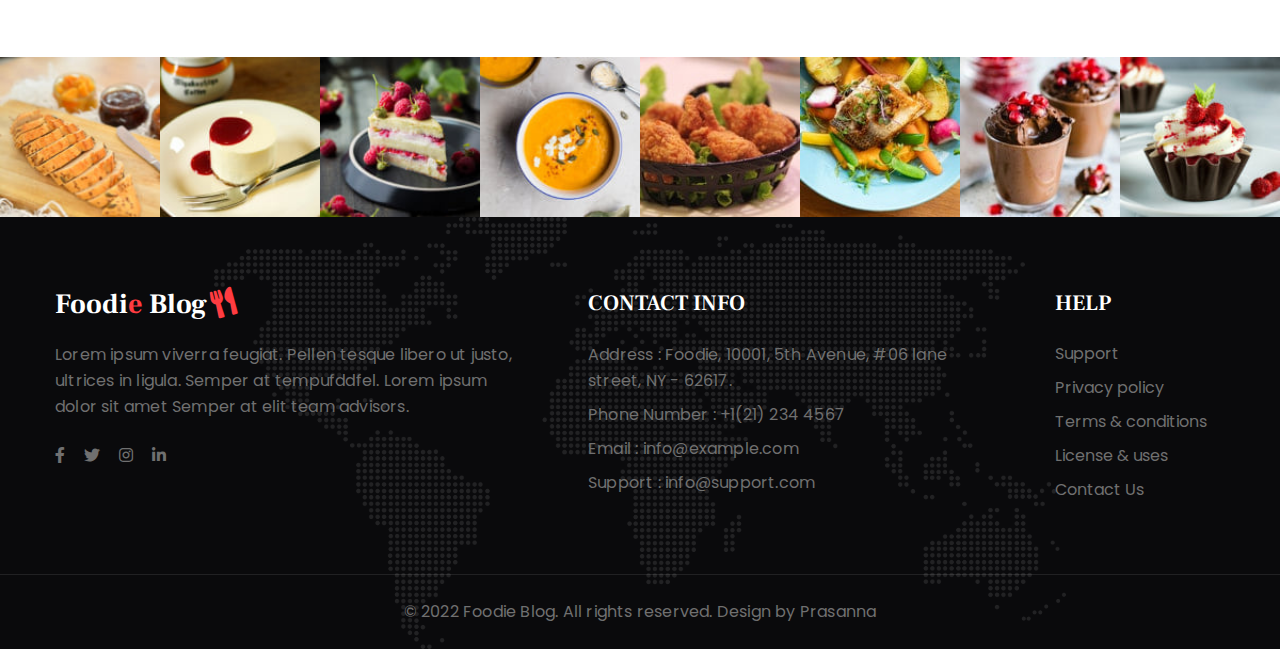
<file: foodie-blog-starter_Free01-06-2021_642780347/Foodie-Blog-Starter/contact.html>
<!doctype html>
<html lang="en">

<head>
    <!-- Required meta tags -->
    <meta charset="utf-8">
    <meta name="viewport" content="width=device-width, initial-scale=1, shrink-to-fit=no">
    <title>Foodie Blog - Blog Category Bootstrap Responsive Website Template - Contact Us : W3Layouts</title>
    <!-- google-fonts -->
    <link href="//fonts.googleapis.com/css2?family=Frank+Ruhl+Libre:wght@300;400;500;700;900&display=swap"
        rel="stylesheet">
    <link
        href="//fonts.googleapis.com/css2?family=Poppins:ital,wght@0,100;0,200;0,300;0,400;0,500;0,600;0,700;0,800;0,900;1,100;1,200;1,300;1,400;1,500;1,600;1,700;1,800;1,900&display=swap"
        rel="stylesheet">
    <!-- //google-fonts -->
    <!-- Template CSS Style link -->
    <link rel="stylesheet" href="assets/css/style-starter.css">
</head>

<body>
    <!--header-->
    <header id="site-header" class="fixed-top">
        <div class="container">
            <nav class="navbar navbar-expand-lg stroke">
                <h1>
                    <a class="navbar-brand" href="index.html">
                        Foodi<span>e</span> Blog<i class="fas fa-utensils"></i>
                    </a>
                </h1>
                <!-- if logo is image enable this   
    <a class="navbar-brand" href="#index.html">
        <img src="image-path" alt="Your logo" title="Your logo" style="height:35px;" />
    </a> -->
                <button class="navbar-toggler  collapsed bg-gradient" type="button" data-toggle="collapse"
                    data-target="#navbarTogglerDemo02" aria-controls="navbarTogglerDemo02" aria-expanded="false"
                    aria-label="Toggle navigation">
                    <span class="navbar-toggler-icon fa icon-expand fa-bars"></span>
                    <span class="navbar-toggler-icon fa icon-close fa-times"></span>
                </button>

                <div class="collapse navbar-collapse" id="navbarTogglerDemo02">
                    <ul class="navbar-nav mx-lg-auto">
                        <li class="nav-item">
                            <a class="nav-link" href="index.html">Home <span class="sr-only">(current)</span></a>
                        </li>
                        <li class="nav-item">
                            <a class="nav-link" href="about.html">About</a>
                        </li>
                        <li class="nav-item active">
                            <a class="nav-link" href="contact.html">Contact</a>
                        </li>
                    </ul>
                </div>
                <!-- search button -->
                <div class="search-right ml-lg-3">
                    <div class="search-container">
                        <form action="/search" method="get">
                            <input class="search expandright" id="searchright" type="search" name="q"
                                placeholder="Search">
                            <label class="button searchbutton" for="searchright"><i class="fas fa-search"></i></label>
                        </form>
                    </div>
                </div>
                <!-- //search button -->
                <!-- toggle switch for light and dark theme -->
                <div class="cont-ser-position">
                    <nav class="navigation">
                        <div class="theme-switch-wrapper">
                            <label class="theme-switch" for="checkbox">
                                <input type="checkbox" id="checkbox">
                                <div class="mode-container">
                                    <i class="gg-sun"></i>
                                    <i class="gg-moon"></i>
                                </div>
                            </label>
                        </div>
                    </nav>
                </div>
                <!-- //toggle switch for light and dark theme -->
            </nav>
        </div>
    </header>
    <!--//header-->

    <!-- inner banner -->
    <section class="inner-banner py-5">
        <div class="w3l-breadcrumb py-lg-5">
            <div class="container pt-sm-5 pt-4 pb-sm-4">
                <h4 class="inner-text-title font-weight-bold pt-5">Contact Us</h4>
                <ul class="breadcrumbs-custom-path">
                    <li><a href="index.html">Home</a></li>
                    <li class="active"><span class="fa fa-chevron-right mx-2" aria-hidden="true"></span>Contact</li>
                </ul>
            </div>
        </div>
    </section>
    <!-- //inner banner -->

    <!-- contact -->
    <!-- contact section -->
    <section class="w3l-contact-11 py-5" id="contact">
        <div class="container py-md-5 py-4">
            <div class="row text-center mb-5 pb-sm-4">
                <div class="col-lg-3 col-sm-6 contact-info">
                    <i class="fas fa-map-marked-alt"></i>
                    <h4>Location</h4>
                    <p>London, 235 Terry, 10001</p>
                </div>
                <div class="col-lg-3 col-sm-6 contact-info mt-md-0 mt-4">
                    <i class="fas fa-headset"></i>
                    <h4>Phone</h4>
                    <p><a href="tel:+44 987 654 321">+44 123 984 439</a></p>
                </div>
                <div class="col-lg-3 col-sm-6 contact-info mt-lg-0 mt-4">
                    <i class="fas fa-envelope-open-text"></i>
                    <h4>Email</h4>
                    <p><a href="mailto:mail@example.com" class="email">mail@example.com</a></p>
                </div>
                <div class="col-lg-3 col-sm-6 contact-info mt-lg-0 mt-4">
                    <i class="fas fa-user-clock"></i>
                    <h4>Working Hours</h4>
                    <p>7:00 AM - 9:00 PM</p>
                </div>
            </div>
            <div class="form-inner-cont mx-auto" style="max-width:800px">
                <h3 class="title-style text-center mb-4">Get In Touch</h3>
                <form action="https://sendmail.w3layouts.com/submitForm" method="post" class="signin-form">
                    <div class="row align-form-map">
                        <div class="col-sm-6 form-input">
                            <input type="text" name="w3lName" id="w3lName" placeholder="Name" />
                        </div>
                        <div class="col-sm-6 form-input">
                            <input type="email" name="w3lSender" id="w3lSender" placeholder="Email" required="" />
                        </div>
                        <div class="col-sm-6 form-input">
                            <input type="text" name="w3lSubect" placeholder="Subject" class="contact-input">
                        </div>
                        <div class="col-sm-6 form-input">
                            <input type="number" name="w3lPhone" placeholder="Phone Number" class="contact-input">
                        </div>
                    </div>
                    <div class="form-input">
                        <textarea placeholder="Message" name="w3lMessage" id="w3lMessage" required=""></textarea>
                    </div>
                    <div class="submit text-right">
                        <button type="submit" class="btn btn-style">Submit
                            Message</button>
                    </div>
                </form>
            </div>
            <!-- map -->
            <div class="map-iframe mt-5 pt-md-4">
                <iframe
                  
                    width="100%" height="400" frameborder="0" style="border: 0px;" allowfullscreen=""></iframe>
            </div>
        </div>
    </section>
    <!-- //contact section -->
    <!-- //contact -->

    <!-- instagram-feeds -->
    <div class="projects" id="special">
        <div class="projects-grids">
            <div class="istagram-feeds">
                <div class="projects-w3l-grid-info">
                    <a href="blog-single.html"><img src="assets/images/blog-s1.jpg" class="img-fluid" alt="" />
                        <div class="content-overlay"></div>
                        <div class="content-details fadeIn-top">
                            <span class="fab fa-instagram"></span>
                        </div>
                    </a>
                </div>
                <div class="projects-w3l-grid-info">
                    <a href="blog-single.html"><img src="assets/images/blog-s2.jpg" class="img-fluid" alt="" />
                        <div class="content-overlay"></div>
                        <div class="content-details fadeIn-top">
                            <span class="fab fa-instagram"></span>
                        </div>
                    </a>
                </div>
                <div class="projects-w3l-grid-info">
                    <a href="blog-single.html"><img src="assets/images/blog-s3.jpg" class="img-fluid" alt="" />
                        <div class="content-overlay"></div>
                        <div class="content-details fadeIn-top">
                            <span class="fab fa-instagram"></span>
                        </div>
                    </a>
                </div>
                <div class="projects-w3l-grid-info">
                    <a href="blog-single.html"><img src="assets/images/blog-s4.jpg" class="img-fluid" alt="" />
                        <div class="content-overlay"></div>
                        <div class="content-details fadeIn-top">
                            <span class="fab fa-instagram"></span>
                        </div>
                    </a>
                </div>
                <div class="projects-w3l-grid-info">
                    <a href="blog-single.html"><img src="assets/images/blog-s5.jpg" class="img-fluid" alt="" />
                        <div class="content-overlay"></div>
                        <div class="content-details fadeIn-top">
                            <span class="fab fa-instagram"></span>
                        </div>
                    </a>
                </div>
                <div class="projects-w3l-grid-info">
                    <a href="blog-single.html"><img src="assets/images/blog-s6.jpg" class="img-fluid" alt="" />
                        <div class="content-overlay"></div>
                        <div class="content-details fadeIn-top">
                            <span class="fab fa-instagram"></span>
                        </div>
                    </a>
                </div>
                <div class="projects-w3l-grid-info">
                    <a href="blog-single.html"><img src="assets/images/blog-s8.jpg" class="img-fluid" alt="" />
                        <div class="content-overlay"></div>
                        <div class="content-details fadeIn-top">
                            <span class="fab fa-instagram"></span>
                        </div>
                    </a>
                </div>
                <div class="projects-w3l-grid-info">
                    <a href="blog-single.html"><img src="assets/images/blog-s7.jpg" class="img-fluid" alt="" />
                        <div class="content-overlay"></div>
                        <div class="content-details fadeIn-top">
                            <span class="fab fa-instagram"></span>
                        </div>
                    </a>
                </div>
            </div>
        </div>
    </div>
    <!-- //instagram-feeds -->

    <!-- footer -->
    <footer class="w3l-footer-29-main">
        <div class="footer-29 py-5">
            <div class="container py-sm-4">
                <div class="row footer-top-29">
                    <div class="col-lg-5 col-md-6 footer-list-29 footer-1">
                        <h2 class="mb-4">
                            <a class="footer-logo" href="index.html">
                                Foodi<span>e</span> Blog<i class="fas fa-utensils"></i>
                            </a>
                        </h2>
                        <p>Lorem ipsum viverra feugiat. Pellen tesque libero ut justo, ultrices in ligula. Semper at
                            tempufddfel. Lorem ipsum dolor sit amet Semper at elit team advisors.</p>
                        <div class="main-social-footer-29 mt-md-4 mt-3">
                            <a href="#facebook" class="facebook"><i class="fab fa-facebook-f"></i></a>
                            <a href="#twitter" class="twitter"><i class="fab fa-twitter"></i></a>
                            <a href="#instagram" class="instagram"><i class="fab fa-instagram"></i></a>
                            <a href="#linkedin" class="linkedin"><i class="fab fa-linkedin-in"></i></a>
                        </div>
                    </div>

                    <div class="col-xl-5 col-lg-4 col-md-6 footer-list-29 footer-1 px-xl-5 mt-md-0 mt-5">
                        <h6 class="footer-title-29">Contact Info </h6>
                        <p class="mb-2">Address : Foodie, 10001, 5th Avenue, #06 lane street, NY - 62617.
                        </p>
                        <p class="mb-2">Phone Number : <a href="tel:+1(21) 234 4567">+1(21) 234 4567</a></p>
                        <p class="mb-2">Email : <a href="mailto:info@example.com">info@example.com</a></p>
                        <p>Support : <a href="mailto:info@support.com">info@support.com</a></p>
                    </div>

                    <div class="col-xl-2 col-lg-3 col-md-6 col-sm-5 col-6 footer-list-29 footer-2 mt-lg-0 mt-5">
                        <ul>
                            <h6 class="footer-title-29">Help</h6>
                            <li><a href="#support">Support</a></li>
                            <li><a href="#privacy">Privacy policy</a></li>
                            <li><a href="#terms">Terms & conditions</a></li>
                            <li><a href="#license">License & uses</a></li>
                            <li><a href="contact.html">Contact Us</a></li>
                        </ul>
                    </div>
                </div>
            </div>
        </div>
        <!-- copyright -->
        <section class="w3l-copyright text-center">
            <div class="container">
                <p class="copy-footer-29">© 2022  Foodie Blog. All rights reserved. Design by Prasanna</p>
            </div>
        </section>
        <!-- //copyright -->
    </footer>
    <!-- //footer -->

    <!-- Js scripts -->
    <!-- move top -->
    <button onclick="topFunction()" id="movetop" title="Go to top">
        <span class="fas fa-level-up-alt" aria-hidden="true"></span>
    </button>
    <script>
        // When the user scrolls down 20px from the top of the document, show the button
        window.onscroll = function () {
            scrollFunction()
        };

        function scrollFunction() {
            if (document.body.scrollTop > 20 || document.documentElement.scrollTop > 20) {
                document.getElementById("movetop").style.display = "block";
            } else {
                document.getElementById("movetop").style.display = "none";
            }
        }

        // When the user clicks on the button, scroll to the top of the document
        function topFunction() {
            document.body.scrollTop = 0;
            document.documentElement.scrollTop = 0;
        }
    </script>
    <!-- //move top -->

    <!-- common jquery plugin -->
    <script src="assets/js/jquery-3.3.1.min.js"></script>
    <!-- //common jquery plugin -->

    <!-- theme switch js (light and dark)-->
    <script src="assets/js/theme-change.js"></script>
    <!-- //theme switch js (light and dark)-->

    <!-- MENU-JS -->
    <script>
        $(window).on("scroll", function () {
            var scroll = $(window).scrollTop();

            if (scroll >= 80) {
                $("#site-header").addClass("nav-fixed");
            } else {
                $("#site-header").removeClass("nav-fixed");
            }
        });

        //Main navigation Active Class Add Remove
        $(".navbar-toggler").on("click", function () {
            $("header").toggleClass("active");
        });
        $(document).on("ready", function () {
            if ($(window).width() > 991) {
                $("header").removeClass("active");
            }
            $(window).on("resize", function () {
                if ($(window).width() > 991) {
                    $("header").removeClass("active");
                }
            });
        });
    </script>
    <!-- //MENU-JS -->

    <!-- disable body scroll which navbar is in active -->
    <script>
        $(function () {
            $('.navbar-toggler').click(function () {
                $('body').toggleClass('noscroll');
            })
        });
    </script>
    <!-- //disable body scroll which navbar is in active -->

    <!-- bootstrap -->
    <script src="assets/js/bootstrap.min.js"></script>
    <!-- //bootstrap -->
    <!-- //Js scripts -->
</body>

</html>
</file>
<file: foodie-blog-starter_Free01-06-2021_642780347/Foodie-Blog-Starter/assets/css/style-starter.css>
@charset "UTF-8

:root {
  --blue: #007bff;
  --indigo: #6610f2;
  --purple: #6f42c1;
  --pink: #e83e8c;
  --red: #dc3545;
  --orange: #fd7e14;
  --yellow: #ffc107;
  --green: #28a745;
  --teal: #20c997;
  --cyan: #17a2b8;
  --white: #fff;
  --gray: #6c757d;
  --gray-dark: #343a40;
  --primary: #f34235;
  --secondary: #131514;
  --success: #28a745;
  --info: #17a2b8;
  --warning: #ffc107;
  --danger: #dc3545;
  --light: #f8f9fa;
  --dark: #343a40;
  --breakpoint-xs: 0;
  --breakpoint-sm: 576px;
  --breakpoint-md: 768px;
  --breakpoint-lg: 992px;
  --breakpoint-xl: 1200px;
  --font-family-sans-serif: -apple-system, BlinkMacSystemFont, "Segoe UI", Roboto, "Helvetica Neue", Arial, "Noto Sans", sans-serif, "Apple Color Emoji", "Segoe UI Emoji", "Segoe UI Symbol", "Noto Color Emoji";
  --font-family-monospace: SFMono-Regular, Menlo, Monaco, Consolas, "Liberation Mono", "Courier New", monospace;
}

*,
*::before,
*::after {
  box-sizing: border-box;
}

html {
  font-family: sans-serif;
  line-height: 1.15;
  -webkit-text-size-adjust: 100%;
  -webkit-tap-highlight-color: rgba(0, 0, 0, 0);
}

article,
aside,
figcaption,
figure,
footer,
header,
hgroup,
main,
nav,
section {
  display: block;
}

body {
  margin: 0;
  font-family: -apple-system, BlinkMacSystemFont, "Segoe UI", Roboto, "Helvetica Neue", Arial, "Noto Sans", sans-serif, "Apple Color Emoji", "Segoe UI Emoji", "Segoe UI Symbol", "Noto Color Emoji";
  font-size: 1rem;
  font-weight: 400;
  line-height: 1.5;
  color: #212529;
  text-align: left;
  background-color: #fff;
}

[tabindex="-1"]:focus:not(:focus-visible) {
  outline: 0 !important;
}

hr {
  box-sizing: content-box;
  height: 0;
  overflow: visible;
}

h1,
h2,
h3,
h4,
h5,
h6 {
  margin-top: 0;
  margin-bottom: 0.5rem;
}

p {
  margin-top: 0;
  margin-bottom: 1rem;
}

abbr[title],
abbr[data-original-title] {
  text-decoration: underline;
  -webkit-text-decoration: underline dotted;
  text-decoration: underline dotted;
  cursor: help;
  border-bottom: 0;
  -webkit-text-decoration-skip-ink: none;
  text-decoration-skip-ink: none;
}

address {
  margin-bottom: 1rem;
  font-style: normal;
  line-height: inherit;
}

ol,
ul,
dl {
  margin-top: 0;
  margin-bottom: 1rem;
}

ol ol,
ul ul,
ol ul,
ul ol {
  margin-bottom: 0;
}

dt {
  font-weight: 600;
}

dd {
  margin-bottom: .5rem;
  margin-left: 0;
}

blockquote {
  margin: 0 0 1rem;
}

b,
strong {
  font-weight: bolder;
}

small {
  font-size: 80%;
}

sub,
sup {
  position: relative;
  font-size: 75%;
  line-height: 0;
  vertical-align: baseline;
}

sub {
  bottom: -.25em;
}

sup {
  top: -.5em;
}

a {
  color: var(--font-color);
  text-decoration: none;
  background-color: transparent;
}

a:hover {
  color: var(--primary-color);
  text-decoration: underline;
}

a,
a:hover,
button,
button:hover {
  text-decoration: none;
  transition: .5s all;
  -moz-transition: .5s all;
}

a:not([href]) {
  color: inherit;
  text-decoration: none;
}

a:not([href]):hover {
  color: inherit;
  text-decoration: none;
}

pre,
code,
kbd,
samp {
  font-family: SFMono-Regular, Menlo, Monaco, Consolas, "Liberation Mono", "Courier New", monospace;
  font-size: 1em;
}

pre {
  margin-top: 0;
  margin-bottom: 1rem;
  overflow: auto;
}

figure {
  margin: 0 0 1rem;
}

img {
  vertical-align: middle;
  border-style: none;
}

svg {
  overflow: hidden;
  vertical-align: middle;
}

table {
  border-collapse: collapse;
}

caption {
  padding-top: 0.75rem;
  padding-bottom: 0.75rem;
  color: #6c757d;
  text-align: left;
  caption-side: bottom;
}

th {
  text-align: inherit;
}

label {
  display: inline-block;
  margin-bottom: 0.5rem;
}

button {
  border-radius: 0;
}

button:focus {
  outline: 1px dotted;
  outline: 5px auto -webkit-focus-ring-color;
}

input,
button,
select,
optgroup,
textarea {
  margin: 0;
  font-family: inherit;
  font-size: inherit;
  line-height: inherit;
}

button,
input {
  overflow: visible;
}

button,
select {
  text-transform: none;
}

select {
  word-wrap: normal;
}

button,
[type="button"],
[type="reset"],
[type="submit"] {
  -webkit-appearance: button;
}

button:not(:disabled),
[type="button"]:not(:disabled),
[type="reset"]:not(:disabled),
[type="submit"]:not(:disabled) {
  cursor: pointer;
}

button::-moz-focus-inner,
[type="button"]::-moz-focus-inner,
[type="reset"]::-moz-focus-inner,
[type="submit"]::-moz-focus-inner {
  padding: 0;
  border-style: none;
}

input[type="radio"],
input[type="checkbox"] {
  box-sizing: border-box;
  padding: 0;
}

input[type="date"],
input[type="time"],
input[type="datetime-local"],
input[type="month"] {
  -webkit-appearance: listbox;
}

textarea {
  overflow: auto;
  resize: vertical;
}

fieldset {
  min-width: 0;
  padding: 0;
  margin: 0;
  border: 0;
}

legend {
  display: block;
  width: 100%;
  max-width: 100%;
  padding: 0;
  margin-bottom: .5rem;
  font-size: 1.5rem;
  line-height: inherit;
  color: inherit;
  white-space: normal;
}

@media (max-width: 1200px) {
  legend {
    font-size: calc(1.275rem + 0.3vw);
  }
}

progress {
  vertical-align: baseline;
}

[type="number"]::-webkit-inner-spin-button,
[type="number"]::-webkit-outer-spin-button {
  height: auto;
}

[type="search"] {
  outline-offset: -2px;
  -webkit-appearance: none;
}

[type="search"]::-webkit-search-decoration {
  -webkit-appearance: none;
}

::-webkit-file-upload-button {
  font: inherit;
  -webkit-appearance: button;
}

output {
  display: inline-block;
}

summary {
  display: list-item;
  cursor: pointer;
}

template {
  display: none;
}

[hidden] {
  display: none !important;
}

h1,
h2,
h3,
h4,
h5,
h6,
.h1,
.h2,
.h3,
.h4,
.h5,
.h6 {
  margin-bottom: 0.5rem;
  font-weight: 400;
  line-height: 28px;
}

h1,
.h1 {
  font-size: 2.5rem;
}

@media (max-width: 1200px) {

  h1,
  .h1 {
    font-size: calc(1.375rem + 1.5vw);
  }
}

h2,
.h2 {
  font-size: 2rem;
}

@media (max-width: 1200px) {

  h2,
  .h2 {
    font-size: calc(1.325rem + 0.9vw);
  }
}

h3,
.h3 {
  font-size: 1.75rem;
}

@media (max-width: 1200px) {

  h3,
  .h3 {
    font-size: calc(1.3rem + 0.6vw);
  }
}

h4,
.h4 {
  font-size: 1.5rem;
}

@media (max-width: 1200px) {

  h4,
  .h4 {
    font-size: calc(1.275rem + 0.3vw);
  }
}

h5,
.h5 {
  font-size: 1.25rem;
}

h6,
.h6 {
  font-size: 1rem;
}

.lead {
  font-size: 1.25rem;
  font-weight: 300;
}

.display-1 {
  font-size: 6rem;
  font-weight: 300;
  line-height: 1.2;
}

@media (max-width: 1200px) {
  .display-1 {
    font-size: calc(1.725rem + 5.7vw);
  }
}

.display-2 {
  font-size: 5.5rem;
  font-weight: 300;
  line-height: 1.2;
}

@media (max-width: 1200px) {
  .display-2 {
    font-size: calc(1.675rem + 5.1vw);
  }
}

.display-3 {
  font-size: 4.5rem;
  font-weight: 300;
  line-height: 1.2;
}

@media (max-width: 1200px) {
  .display-3 {
    font-size: calc(1.575rem + 3.9vw);
  }
}

.display-4 {
  font-size: 3.5rem;
  font-weight: 300;
  line-height: 1.2;
}

@media (max-width: 1200px) {
  .display-4 {
    font-size: calc(1.475rem + 2.7vw);
  }
}

hr {
  margin-top: 1rem;
  margin-bottom: 1rem;
  border: 0;
  border-top: 1px solid rgba(0, 0, 0, 0.1);
}

small,
.small {
  font-size: 80%;
  font-weight: 400;
}

mark,
.mark {
  padding: 0.2em;
  background-color: #fcf8e3;
}

.list-unstyled {
  padding-left: 0;
  list-style: none;
}

.list-inline {
  padding-left: 0;
  list-style: none;
}

.list-inline-item {
  display: inline-block;
}

.list-inline-item:not(:last-child) {
  margin-right: 0.5rem;
}

.initialism {
  font-size: 90%;
  text-transform: uppercase;
}

.blockquote {
  margin-bottom: 1rem;
  font-size: 1.25rem;
}

.blockquote-footer {
  display: block;
  font-size: 80%;
  color: #6c757d;
}

.blockquote-footer::before {
  content: "\2014\00A0";
}

.img-fluid {
  max-width: 100%;
  height: auto;
  width: 100%;
  display: block;
}

.img-thumbnail {
  padding: 0.25rem;
  background-color: #fff;
  border: 1px solid #dee2e6;
  border-radius: 0.25rem;
  max-width: 100%;
  height: auto;
}

.figure {
  display: inline-block;
}

.figure-img {
  margin-bottom: 0.5rem;
  line-height: 1;
}

.figure-caption {
  font-size: 90%;
  color: #6c757d;
}

code {
  font-size: 87.5%;
  color: #e83e8c;
  word-wrap: break-word;
}

a>code {
  color: inherit;
}

kbd {
  padding: 0.2rem 0.4rem;
  font-size: 87.5%;
  color: #fff;
  background-color: #212529;
  border-radius: 0.2rem;
}

kbd kbd {
  padding: 0;
  font-size: 100%;
  font-weight: 600;
}

pre {
  display: block;
  font-size: 87.5%;
  color: #212529;
}

pre code {
  font-size: inherit;
  color: inherit;
  word-break: normal;
}

.pre-scrollable {
  max-height: 340px;
  overflow-y: scroll;
}

.container {
  width: 100%;
  padding-right: 15px;
  padding-left: 15px;
  margin-right: auto;
  margin-left: auto;
}

@media (min-width: 576px) {
  .container {
    max-width: 540px;
  }
}

@media (min-width: 768px) {
  .container {
    max-width: 720px;
  }
}

@media (min-width: 992px) {
  .container {
    max-width: 960px;
  }
}

@media (min-width: 1200px) {
  .container {
    max-width: 1140px;
  }
}

.container-fluid,
.container-sm,
.container-md,
.container-lg,
.container-xl {
  width: 100%;
  padding-right: 15px;
  padding-left: 15px;
  margin-right: auto;
  margin-left: auto;
}

@media (min-width: 576px) {

  .container,
  .container-sm {
    max-width: 540px;
  }
}

@media (min-width: 768px) {

  .container,
  .container-sm,
  .container-md {
    max-width: 720px;
  }
}

@media (min-width: 992px) {

  .container,
  .container-sm,
  .container-md,
  .container-lg {
    max-width: 960px;
  }
}

@media (min-width: 1200px) {

  .container,
  .container-sm,
  .container-md,
  .container-lg,
  .container-xl {
    max-width: 1140px;
  }
}

.row {
  display: flex;
  flex-wrap: wrap;
  margin-right: -15px;
  margin-left: -15px;
}

.no-gutters {
  margin-right: 0;
  margin-left: 0;
}

.no-gutters>.col,
.no-gutters>[class*="col-"] {
  padding-right: 0;
  padding-left: 0;
}

.col-1,
.col-2,
.col-3,
.col-4,
.col-5,
.col-6,
.col-7,
.col-8,
.col-9,
.col-10,
.col-11,
.col-12,
.col,
.col-auto,
.col-sm-1,
.col-sm-2,
.col-sm-3,
.col-sm-4,
.col-sm-5,
.col-sm-6,
.col-sm-7,
.col-sm-8,
.col-sm-9,
.col-sm-10,
.col-sm-11,
.col-sm-12,
.col-sm,
.col-sm-auto,
.col-md-1,
.col-md-2,
.col-md-3,
.col-md-4,
.col-md-5,
.col-md-6,
.col-md-7,
.col-md-8,
.col-md-9,
.col-md-10,
.col-md-11,
.col-md-12,
.col-md,
.col-md-auto,
.col-lg-1,
.col-lg-2,
.col-lg-3,
.col-lg-4,
.col-lg-5,
.col-lg-6,
.col-lg-7,
.col-lg-8,
.col-lg-9,
.col-lg-10,
.col-lg-11,
.col-lg-12,
.col-lg,
.col-lg-auto,
.col-xl-1,
.col-xl-2,
.col-xl-3,
.col-xl-4,
.col-xl-5,
.col-xl-6,
.col-xl-7,
.col-xl-8,
.col-xl-9,
.col-xl-10,
.col-xl-11,
.col-xl-12,
.col-xl,
.col-xl-auto {
  position: relative;
  width: 100%;
  padding-right: 15px;
  padding-left: 15px;
}

.col {
  flex-basis: 0;
  flex-grow: 1;
  max-width: 100%;
}

.row-cols-1>* {
  flex: 0 0 100%;
  max-width: 100%;
}

.row-cols-2>* {
  flex: 0 0 50%;
  max-width: 50%;
}

.row-cols-3>* {
  flex: 0 0 33.33333%;
  max-width: 33.33333%;
}

.row-cols-4>* {
  flex: 0 0 25%;
  max-width: 25%;
}

.row-cols-5>* {
  flex: 0 0 20%;
  max-width: 20%;
}

.row-cols-6>* {
  flex: 0 0 16.66667%;
  max-width: 16.66667%;
}

.col-auto {
  flex: 0 0 auto;
  width: auto;
  max-width: 100%;
}

.col-1 {
  flex: 0 0 8.33333%;
  max-width: 8.33333%;
}

.col-2 {
  flex: 0 0 16.66667%;
  max-width: 16.66667%;
}

.col-3 {
  flex: 0 0 25%;
  max-width: 25%;
}

.col-4 {
  flex: 0 0 33.33333%;
  max-width: 33.33333%;
}

.col-5 {
  flex: 0 0 41.66667%;
  max-width: 41.66667%;
}

.col-6 {
  flex: 0 0 50%;
  max-width: 50%;
}

.col-7 {
  flex: 0 0 58.33333%;
  max-width: 58.33333%;
}

.col-8 {
  flex: 0 0 66.66667%;
  max-width: 66.66667%;
}

.col-9 {
  flex: 0 0 75%;
  max-width: 75%;
}

.col-10 {
  flex: 0 0 83.33333%;
  max-width: 83.33333%;
}

.col-11 {
  flex: 0 0 91.66667%;
  max-width: 91.66667%;
}

.col-12 {
  flex: 0 0 100%;
  max-width: 100%;
}

.order-first {
  order: -1;
}

.order-last {
  order: 13;
}

.order-0 {
  order: 0;
}

.order-1 {
  order: 1;
}

.order-2 {
  order: 2;
}

.order-3 {
  order: 3;
}

.order-4 {
  order: 4;
}

.order-5 {
  order: 5;
}

.order-6 {
  order: 6;
}

.order-7 {
  order: 7;
}

.order-8 {
  order: 8;
}

.order-9 {
  order: 9;
}

.order-10 {
  order: 10;
}

.order-11 {
  order: 11;
}

.order-12 {
  order: 12;
}

.offset-1 {
  margin-left: 8.33333%;
}

.offset-2 {
  margin-left: 16.66667%;
}

.offset-3 {
  margin-left: 25%;
}

.offset-4 {
  margin-left: 33.33333%;
}

.offset-5 {
  margin-left: 41.66667%;
}

.offset-6 {
  margin-left: 50%;
}

.offset-7 {
  margin-left: 58.33333%;
}

.offset-8 {
  margin-left: 66.66667%;
}

.offset-9 {
  margin-left: 75%;
}

.offset-10 {
  margin-left: 83.33333%;
}

.offset-11 {
  margin-left: 91.66667%;
}

@media (min-width: 576px) {
  .col-sm {
    flex-basis: 0;
    flex-grow: 1;
    max-width: 100%;
  }

  .row-cols-sm-1>* {
    flex: 0 0 100%;
    max-width: 100%;
  }

  .row-cols-sm-2>* {
    flex: 0 0 50%;
    max-width: 50%;
  }

  .row-cols-sm-3>* {
    flex: 0 0 33.33333%;
    max-width: 33.33333%;
  }

  .row-cols-sm-4>* {
    flex: 0 0 25%;
    max-width: 25%;
  }

  .row-cols-sm-5>* {
    flex: 0 0 20%;
    max-width: 20%;
  }

  .row-cols-sm-6>* {
    flex: 0 0 16.66667%;
    max-width: 16.66667%;
  }

  .col-sm-auto {
    flex: 0 0 auto;
    width: auto;
    max-width: 100%;
  }

  .col-sm-1 {
    flex: 0 0 8.33333%;
    max-width: 8.33333%;
  }

  .col-sm-2 {
    flex: 0 0 16.66667%;
    max-width: 16.66667%;
  }

  .col-sm-3 {
    flex: 0 0 25%;
    max-width: 25%;
  }

  .col-sm-4 {
    flex: 0 0 33.33333%;
    max-width: 33.33333%;
  }

  .col-sm-5 {
    flex: 0 0 41.66667%;
    max-width: 41.66667%;
  }

  .col-sm-6 {
    flex: 0 0 50%;
    max-width: 50%;
  }

  .col-sm-7 {
    flex: 0 0 58.33333%;
    max-width: 58.33333%;
  }

  .col-sm-8 {
    flex: 0 0 66.66667%;
    max-width: 66.66667%;
  }

  .col-sm-9 {
    flex: 0 0 75%;
    max-width: 75%;
  }

  .col-sm-10 {
    flex: 0 0 83.33333%;
    max-width: 83.33333%;
  }

  .col-sm-11 {
    flex: 0 0 91.66667%;
    max-width: 91.66667%;
  }

  .col-sm-12 {
    flex: 0 0 100%;
    max-width: 100%;
  }

  .order-sm-first {
    order: -1;
  }

  .order-sm-last {
    order: 13;
  }

  .order-sm-0 {
    order: 0;
  }

  .order-sm-1 {
    order: 1;
  }

  .order-sm-2 {
    order: 2;
  }

  .order-sm-3 {
    order: 3;
  }

  .order-sm-4 {
    order: 4;
  }

  .order-sm-5 {
    order: 5;
  }

  .order-sm-6 {
    order: 6;
  }

  .order-sm-7 {
    order: 7;
  }

  .order-sm-8 {
    order: 8;
  }

  .order-sm-9 {
    order: 9;
  }

  .order-sm-10 {
    order: 10;
  }

  .order-sm-11 {
    order: 11;
  }

  .order-sm-12 {
    order: 12;
  }

  .offset-sm-0 {
    margin-left: 0;
  }

  .offset-sm-1 {
    margin-left: 8.33333%;
  }

  .offset-sm-2 {
    margin-left: 16.66667%;
  }

  .offset-sm-3 {
    margin-left: 25%;
  }

  .offset-sm-4 {
    margin-left: 33.33333%;
  }

  .offset-sm-5 {
    margin-left: 41.66667%;
  }

  .offset-sm-6 {
    margin-left: 50%;
  }

  .offset-sm-7 {
    margin-left: 58.33333%;
  }

  .offset-sm-8 {
    margin-left: 66.66667%;
  }

  .offset-sm-9 {
    margin-left: 75%;
  }

  .offset-sm-10 {
    margin-left: 83.33333%;
  }

  .offset-sm-11 {
    margin-left: 91.66667%;
  }
}

@media (min-width: 768px) {
  .col-md {
    flex-basis: 0;
    flex-grow: 1;
    max-width: 100%;
  }

  .row-cols-md-1>* {
    flex: 0 0 100%;
    max-width: 100%;
  }

  .row-cols-md-2>* {
    flex: 0 0 50%;
    max-width: 50%;
  }

  .row-cols-md-3>* {
    flex: 0 0 33.33333%;
    max-width: 33.33333%;
  }

  .row-cols-md-4>* {
    flex: 0 0 25%;
    max-width: 25%;
  }

  .row-cols-md-5>* {
    flex: 0 0 20%;
    max-width: 20%;
  }

  .row-cols-md-6>* {
    flex: 0 0 16.66667%;
    max-width: 16.66667%;
  }

  .col-md-auto {
    flex: 0 0 auto;
    width: auto;
    max-width: 100%;
  }

  .col-md-1 {
    flex: 0 0 8.33333%;
    max-width: 8.33333%;
  }

  .col-md-2 {
    flex: 0 0 16.66667%;
    max-width: 16.66667%;
  }

  .col-md-3 {
    flex: 0 0 25%;
    max-width: 25%;
  }

  .col-md-4 {
    flex: 0 0 33.33333%;
    max-width: 33.33333%;
  }

  .col-md-5 {
    flex: 0 0 41.66667%;
    max-width: 41.66667%;
  }

  .col-md-6 {
    flex: 0 0 50%;
    max-width: 50%;
  }

  .col-md-7 {
    flex: 0 0 58.33333%;
    max-width: 58.33333%;
  }

  .col-md-8 {
    flex: 0 0 66.66667%;
    max-width: 66.66667%;
  }

  .col-md-9 {
    flex: 0 0 75%;
    max-width: 75%;
  }

  .col-md-10 {
    flex: 0 0 83.33333%;
    max-width: 83.33333%;
  }

  .col-md-11 {
    flex: 0 0 91.66667%;
    max-width: 91.66667%;
  }

  .col-md-12 {
    flex: 0 0 100%;
    max-width: 100%;
  }

  .order-md-first {
    order: -1;
  }

  .order-md-last {
    order: 13;
  }

  .order-md-0 {
    order: 0;
  }

  .order-md-1 {
    order: 1;
  }

  .order-md-2 {
    order: 2;
  }

  .order-md-3 {
    order: 3;
  }

  .order-md-4 {
    order: 4;
  }

  .order-md-5 {
    order: 5;
  }

  .order-md-6 {
    order: 6;
  }

  .order-md-7 {
    order: 7;
  }

  .order-md-8 {
    order: 8;
  }

  .order-md-9 {
    order: 9;
  }

  .order-md-10 {
    order: 10;
  }

  .order-md-11 {
    order: 11;
  }

  .order-md-12 {
    order: 12;
  }

  .offset-md-0 {
    margin-left: 0;
  }

  .offset-md-1 {
    margin-left: 8.33333%;
  }

  .offset-md-2 {
    margin-left: 16.66667%;
  }

  .offset-md-3 {
    margin-left: 25%;
  }

  .offset-md-4 {
    margin-left: 33.33333%;
  }

  .offset-md-5 {
    margin-left: 41.66667%;
  }

  .offset-md-6 {
    margin-left: 50%;
  }

  .offset-md-7 {
    margin-left: 58.33333%;
  }

  .offset-md-8 {
    margin-left: 66.66667%;
  }

  .offset-md-9 {
    margin-left: 75%;
  }

  .offset-md-10 {
    margin-left: 83.33333%;
  }

  .offset-md-11 {
    margin-left: 91.66667%;
  }
}

@media (min-width: 992px) {
  .col-lg {
    flex-basis: 0;
    flex-grow: 1;
    max-width: 100%;
  }

  .row-cols-lg-1>* {
    flex: 0 0 100%;
    max-width: 100%;
  }

  .row-cols-lg-2>* {
    flex: 0 0 50%;
    max-width: 50%;
  }

  .row-cols-lg-3>* {
    flex: 0 0 33.33333%;
    max-width: 33.33333%;
  }

  .row-cols-lg-4>* {
    flex: 0 0 25%;
    max-width: 25%;
  }

  .row-cols-lg-5>* {
    flex: 0 0 20%;
    max-width: 20%;
  }

  .row-cols-lg-6>* {
    flex: 0 0 16.66667%;
    max-width: 16.66667%;
  }

  .col-lg-auto {
    flex: 0 0 auto;
    width: auto;
    max-width: 100%;
  }

  .col-lg-1 {
    flex: 0 0 8.33333%;
    max-width: 8.33333%;
  }

  .col-lg-2 {
    flex: 0 0 16.66667%;
    max-width: 16.66667%;
  }

  .col-lg-3 {
    flex: 0 0 25%;
    max-width: 25%;
  }

  .col-lg-4 {
    flex: 0 0 33.33333%;
    max-width: 33.33333%;
  }

  .col-lg-5 {
    flex: 0 0 41.66667%;
    max-width: 41.66667%;
  }

  .col-lg-6 {
    flex: 0 0 50%;
    max-width: 50%;
  }

  .col-lg-7 {
    flex: 0 0 58.33333%;
    max-width: 58.33333%;
  }

  .col-lg-8 {
    flex: 0 0 66.66667%;
    max-width: 66.66667%;
  }

  .col-lg-9 {
    flex: 0 0 75%;
    max-width: 75%;
  }

  .col-lg-10 {
    flex: 0 0 83.33333%;
    max-width: 83.33333%;
  }

  .col-lg-11 {
    flex: 0 0 91.66667%;
    max-width: 91.66667%;
  }

  .col-lg-12 {
    flex: 0 0 100%;
    max-width: 100%;
  }

  .order-lg-first {
    order: -1;
  }

  .order-lg-last {
    order: 13;
  }

  .order-lg-0 {
    order: 0;
  }

  .order-lg-1 {
    order: 1;
  }

  .order-lg-2 {
    order: 2;
  }

  .order-lg-3 {
    order: 3;
  }

  .order-lg-4 {
    order: 4;
  }

  .order-lg-5 {
    order: 5;
  }

  .order-lg-6 {
    order: 6;
  }

  .order-lg-7 {
    order: 7;
  }

  .order-lg-8 {
    order: 8;
  }

  .order-lg-9 {
    order: 9;
  }

  .order-lg-10 {
    order: 10;
  }

  .order-lg-11 {
    order: 11;
  }

  .order-lg-12 {
    order: 12;
  }

  .offset-lg-0 {
    margin-left: 0;
  }

  .offset-lg-1 {
    margin-left: 8.33333%;
  }

  .offset-lg-2 {
    margin-left: 16.66667%;
  }

  .offset-lg-3 {
    margin-left: 25%;
  }

  .offset-lg-4 {
    margin-left: 33.33333%;
  }

  .offset-lg-5 {
    margin-left: 41.66667%;
  }

  .offset-lg-6 {
    margin-left: 50%;
  }

  .offset-lg-7 {
    margin-left: 58.33333%;
  }

  .offset-lg-8 {
    margin-left: 66.66667%;
  }

  .offset-lg-9 {
    margin-left: 75%;
  }

  .offset-lg-10 {
    margin-left: 83.33333%;
  }

  .offset-lg-11 {
    margin-left: 91.66667%;
  }
}

@media (min-width: 1200px) {
  .col-xl {
    flex-basis: 0;
    flex-grow: 1;
    max-width: 100%;
  }

  .row-cols-xl-1>* {
    flex: 0 0 100%;
    max-width: 100%;
  }

  .row-cols-xl-2>* {
    flex: 0 0 50%;
    max-width: 50%;
  }

  .row-cols-xl-3>* {
    flex: 0 0 33.33333%;
    max-width: 33.33333%;
  }

  .row-cols-xl-4>* {
    flex: 0 0 25%;
    max-width: 25%;
  }

  .row-cols-xl-5>* {
    flex: 0 0 20%;
    max-width: 20%;
  }

  .row-cols-xl-6>* {
    flex: 0 0 16.66667%;
    max-width: 16.66667%;
  }

  .col-xl-auto {
    flex: 0 0 auto;
    width: auto;
    max-width: 100%;
  }

  .col-xl-1 {
    flex: 0 0 8.33333%;
    max-width: 8.33333%;
  }

  .col-xl-2 {
    flex: 0 0 16.66667%;
    max-width: 16.66667%;
  }

  .col-xl-3 {
    flex: 0 0 25%;
    max-width: 25%;
  }

  .col-xl-4 {
    flex: 0 0 33.33333%;
    max-width: 33.33333%;
  }

  .col-xl-5 {
    flex: 0 0 41.66667%;
    max-width: 41.66667%;
  }

  .col-xl-6 {
    flex: 0 0 50%;
    max-width: 50%;
  }

  .col-xl-7 {
    flex: 0 0 58.33333%;
    max-width: 58.33333%;
  }

  .col-xl-8 {
    flex: 0 0 66.66667%;
    max-width: 66.66667%;
  }

  .col-xl-9 {
    flex: 0 0 75%;
    max-width: 75%;
  }

  .col-xl-10 {
    flex: 0 0 83.33333%;
    max-width: 83.33333%;
  }

  .col-xl-11 {
    flex: 0 0 91.66667%;
    max-width: 91.66667%;
  }

  .col-xl-12 {
    flex: 0 0 100%;
    max-width: 100%;
  }

  .order-xl-first {
    order: -1;
  }

  .order-xl-last {
    order: 13;
  }

  .order-xl-0 {
    order: 0;
  }

  .order-xl-1 {
    order: 1;
  }

  .order-xl-2 {
    order: 2;
  }

  .order-xl-3 {
    order: 3;
  }

  .order-xl-4 {
    order: 4;
  }

  .order-xl-5 {
    order: 5;
  }

  .order-xl-6 {
    order: 6;
  }

  .order-xl-7 {
    order: 7;
  }

  .order-xl-8 {
    order: 8;
  }

  .order-xl-9 {
    order: 9;
  }

  .order-xl-10 {
    order: 10;
  }

  .order-xl-11 {
    order: 11;
  }

  .order-xl-12 {
    order: 12;
  }

  .offset-xl-0 {
    margin-left: 0;
  }

  .offset-xl-1 {
    margin-left: 8.33333%;
  }

  .offset-xl-2 {
    margin-left: 16.66667%;
  }

  .offset-xl-3 {
    margin-left: 25%;
  }

  .offset-xl-4 {
    margin-left: 33.33333%;
  }

  .offset-xl-5 {
    margin-left: 41.66667%;
  }

  .offset-xl-6 {
    margin-left: 50%;
  }

  .offset-xl-7 {
    margin-left: 58.33333%;
  }

  .offset-xl-8 {
    margin-left: 66.66667%;
  }

  .offset-xl-9 {
    margin-left: 75%;
  }

  .offset-xl-10 {
    margin-left: 83.33333%;
  }

  .offset-xl-11 {
    margin-left: 91.66667%;
  }
}

.table {
  width: 100%;
  margin-bottom: 1rem;
  color: #212529;
}

.table th,
.table td {
  padding: 0.75rem;
  vertical-align: top;
  border-top: 1px solid #dee2e6;
}

.table thead th {
  vertical-align: bottom;
  border-bottom: 2px solid #dee2e6;
}

.table tbody+tbody {
  border-top: 2px solid #dee2e6;
}

.table-sm th,
.table-sm td {
  padding: 0.3rem;
}

.table-bordered {
  border: 1px solid #dee2e6;
}

.table-bordered th,
.table-bordered td {
  border: 1px solid #dee2e6;
}

.table-bordered thead th,
.table-bordered thead td {
  border-bottom-width: 2px;
}

.table-borderless th,
.table-borderless td,
.table-borderless thead th,
.table-borderless tbody+tbody {
  border: 0;
}

.table-striped tbody tr:nth-of-type(odd) {
  background-color: rgba(0, 0, 0, 0.05);
}

.table-hover tbody tr:hover {
  color: #212529;
  background-color: rgba(0, 0, 0, 0.075);
}

.table-primary,
.table-primary>th,
.table-primary>td {
  background-color: #c4f0df;
}

.table-primary th,
.table-primary td,
.table-primary thead th,
.table-primary tbody+tbody {
  border-color: #92e3c3;
}

.table-hover .table-primary:hover {
  background-color: #b0ebd4;
}

.table-hover .table-primary:hover>td,
.table-hover .table-primary:hover>th {
  background-color: #b0ebd4;
}

.table-secondary,
.table-secondary>th,
.table-secondary>td {
  background-color: #c8c7d3;
}

.table-secondary th,
.table-secondary td,
.table-secondary thead th,
.table-secondary tbody+tbody {
  border-color: #9996ae;
}

.table-hover .table-secondary:hover {
  background-color: #bab9c8;
}

.table-hover .table-secondary:hover>td,
.table-hover .table-secondary:hover>th {
  background-color: #bab9c8;
}

.table-success,
.table-success>th,
.table-success>td {
  background-color: #c3e6cb;
}

.table-success th,
.table-success td,
.table-success thead th,
.table-success tbody+tbody {
  border-color: #8fd19e;
}

.table-hover .table-success:hover {
  background-color: #b1dfbb;
}

.table-hover .table-success:hover>td,
.table-hover .table-success:hover>th {
  background-color: #b1dfbb;
}

.table-info,
.table-info>th,
.table-info>td {
  background-color: #bee5eb;
}

.table-info th,
.table-info td,
.table-info thead th,
.table-info tbody+tbody {
  border-color: #86cfda;
}

.table-hover .table-info:hover {
  background-color: #abdde5;
}

.table-hover .table-info:hover>td,
.table-hover .table-info:hover>th {
  background-color: #abdde5;
}

.table-warning,
.table-warning>th,
.table-warning>td {
  background-color: #ffeeba;
}

.table-warning th,
.table-warning td,
.table-warning thead th,
.table-warning tbody+tbody {
  border-color: #ffdf7e;
}

.table-hover .table-warning:hover {
  background-color: #ffe8a1;
}

.table-hover .table-warning:hover>td,
.table-hover .table-warning:hover>th {
  background-color: #ffe8a1;
}

.table-danger,
.table-danger>th,
.table-danger>td {
  background-color: #f5c6cb;
}

.table-danger th,
.table-danger td,
.table-danger thead th,
.table-danger tbody+tbody {
  border-color: #ed969e;
}

.table-hover .table-danger:hover {
  background-color: #f1b0b7;
}

.table-hover .table-danger:hover>td,
.table-hover .table-danger:hover>th {
  background-color: #f1b0b7;
}

.table-light,
.table-light>th,
.table-light>td {
  background-color: #fdfdfe;
}

.table-light th,
.table-light td,
.table-light thead th,
.table-light tbody+tbody {
  border-color: #fbfcfc;
}

.table-hover .table-light:hover {
  background-color: #ececf6;
}

.table-hover .table-light:hover>td,
.table-hover .table-light:hover>th {
  background-color: #ececf6;
}

.table-dark,
.table-dark>th,
.table-dark>td {
  background-color: #c6c8ca;
}

.table-dark th,
.table-dark td,
.table-dark thead th,
.table-dark tbody+tbody {
  border-color: #95999c;
}

.table-hover .table-dark:hover {
  background-color: #b9bbbe;
}

.table-hover .table-dark:hover>td,
.table-hover .table-dark:hover>th {
  background-color: #b9bbbe;
}

.table-active,
.table-active>th,
.table-active>td {
  background-color: rgba(0, 0, 0, 0.075);
}

.table-hover .table-active:hover {
  background-color: rgba(0, 0, 0, 0.075);
}

.table-hover .table-active:hover>td,
.table-hover .table-active:hover>th {
  background-color: rgba(0, 0, 0, 0.075);
}

.table .thead-dark th {
  color: #fff;
  background-color: #343a40;
  border-color: #454d55;
}

.table .thead-light th {
  color: #495057;
  background-color: #e9ecef;
  border-color: #dee2e6;
}

.table-dark {
  color: #fff;
  background-color: #343a40;
}

.table-dark th,
.table-dark td,
.table-dark thead th {
  border-color: #454d55;
}

.table-dark.table-bordered {
  border: 0;
}

.table-dark.table-striped tbody tr:nth-of-type(odd) {
  background-color: rgba(255, 255, 255, 0.05);
}

.table-dark.table-hover tbody tr:hover {
  color: #fff;
  background-color: rgba(255, 255, 255, 0.075);
}

@media (max-width: 575.98px) {
  .table-responsive-sm {
    display: block;
    width: 100%;
    overflow-x: auto;
    -webkit-overflow-scrolling: touch;
  }

  .table-responsive-sm>.table-bordered {
    border: 0;
  }
}

@media (max-width: 767.98px) {
  .table-responsive-md {
    display: block;
    width: 100%;
    overflow-x: auto;
    -webkit-overflow-scrolling: touch;
  }

  .table-responsive-md>.table-bordered {
    border: 0;
  }
}

@media (max-width: 991.98px) {
  .table-responsive-lg {
    display: block;
    width: 100%;
    overflow-x: auto;
    -webkit-overflow-scrolling: touch;
  }

  .table-responsive-lg>.table-bordered {
    border: 0;
  }
}

@media (max-width: 1199.98px) {
  .table-responsive-xl {
    display: block;
    width: 100%;
    overflow-x: auto;
    -webkit-overflow-scrolling: touch;
  }

  .table-responsive-xl>.table-bordered {
    border: 0;
  }
}

.table-responsive {
  display: block;
  width: 100%;
  overflow-x: auto;
  -webkit-overflow-scrolling: touch;
}

.table-responsive>.table-bordered {
  border: 0;
}

.form-control {
  display: block;
  width: 100%;
  height: calc(1.5em + 0.75rem + 2px);
  padding: 0.375rem 0.75rem;
  font-size: 1rem;
  font-weight: 400;
  line-height: 1.5;
  color: #495057;
  background-color: #fff;
  background-clip: padding-box;
  border: 1px solid #ced4da;
  border-radius: 0.25rem;
  transition: border-color 0.15s ease-in-out, box-shadow 0.15s ease-in-out;
}

@media (prefers-reduced-motion: reduce) {
  .form-control {
    transition: none;
  }
}

.form-control::-ms-expand {
  background-color: transparent;
  border: 0;
}

.form-control:-moz-focusring {
  color: transparent;
  text-shadow: 0 0 0 #495057;
}

.form-control:focus {
  color: #495057;
  background-color: #fff;
  border-color: #91e6c4;
  outline: 0;
  box-shadow: 0 0 0 0.2rem rgba(46, 202, 139, 0.25);
}

.form-control::-webkit-input-placeholder {
  color: #6c757d;
  opacity: 1;
}

.form-control::-moz-placeholder {
  color: #6c757d;
  opacity: 1;
}

.form-control:-ms-input-placeholder {
  color: #6c757d;
  opacity: 1;
}

.form-control::-ms-input-placeholder {
  color: #6c757d;
  opacity: 1;
}

.form-control::placeholder {
  color: #6c757d;
  opacity: 1;
}

.form-control:disabled,
.form-control[readonly] {
  background-color: #e9ecef;
  opacity: 1;
}


.input-search input::-moz-placeholder {
  color: var(--paceholder-color-search);
  opacity: 1;
}

.input-search input:-ms-input-placeholder {
  color: var(--paceholder-color-search);
  opacity: 1;
}

.input-search input::-ms-input-placeholder {
  color: var(--paceholder-color-search);
  opacity: 1;
}

.input-search input::placeholder {
  color: var(--paceholder-color-search);
  opacity: 1;
}



select.form-control:focus::-ms-value {
  color: #495057;
  background-color: #fff;
}

.form-control-file,
.form-control-range {
  display: block;
  width: 100%;
}

.col-form-label {
  padding-top: calc(0.375rem + 1px);
  padding-bottom: calc(0.375rem + 1px);
  margin-bottom: 0;
  font-size: inherit;
  line-height: 1.5;
}

.col-form-label-lg {
  padding-top: calc(0.5rem + 1px);
  padding-bottom: calc(0.5rem + 1px);
  font-size: 1.25rem;
  line-height: 1.5;
}

.col-form-label-sm {
  padding-top: calc(0.25rem + 1px);
  padding-bottom: calc(0.25rem + 1px);
  font-size: 0.875rem;
  line-height: 1.5;
}

.form-control-plaintext {
  display: block;
  width: 100%;
  padding: 0.375rem 0;
  margin-bottom: 0;
  font-size: 1rem;
  line-height: 1.5;
  color: #212529;
  background-color: transparent;
  border: solid transparent;
  border-width: 1px 0;
}

.form-control-plaintext.form-control-sm,
.form-control-plaintext.form-control-lg {
  padding-right: 0;
  padding-left: 0;
}

.form-control-sm {
  height: calc(1.5em + 0.5rem + 2px);
  padding: 0.25rem 0.5rem;
  font-size: 0.875rem;
  line-height: 1.5;
  border-radius: 0.2rem;
}

.form-control-lg {
  height: calc(1.5em + 1rem + 2px);
  padding: 0.5rem 1rem;
  font-size: 1.25rem;
  line-height: 1.5;
  border-radius: 0.3rem;
}

select.form-control[size],
select.form-control[multiple] {
  height: auto;
}

textarea.form-control {
  height: auto;
}

.form-group {
  margin-bottom: 1rem;
}

.form-text {
  display: block;
  margin-top: 0.25rem;
}

.form-row {
  display: flex;
  flex-wrap: wrap;
  margin-right: -5px;
  margin-left: -5px;
}

.form-row>.col,
.form-row>[class*="col-"] {
  padding-right: 5px;
  padding-left: 5px;
}

.form-check {
  position: relative;
  display: block;
  padding-left: 1.25rem;
}

.form-check-input {
  position: absolute;
  margin-top: 0.3rem;
  margin-left: -1.25rem;
}

.form-check-input[disabled]~.form-check-label,
.form-check-input:disabled~.form-check-label {
  color: #6c757d;
}

.form-check-label {
  margin-bottom: 0;
}

.form-check-inline {
  display: inline-flex;
  align-items: center;
  padding-left: 0;
  margin-right: 0.75rem;
}

.form-check-inline .form-check-input {
  position: static;
  margin-top: 0;
  margin-right: 0.3125rem;
  margin-left: 0;
}

.valid-feedback {
  display: none;
  width: 100%;
  margin-top: 0.25rem;
  font-size: 80%;
  color: #28a745;
}

.valid-tooltip {
  position: absolute;
  top: 100%;
  z-index: 5;
  display: none;
  max-width: 100%;
  padding: 0.25rem 0.5rem;
  margin-top: .1rem;
  font-size: 0.875rem;
  line-height: 1.5;
  color: #fff;
  background-color: rgba(40, 167, 69, 0.9);
  border-radius: 0.25rem;
}

.was-validated :valid~.valid-feedback,
.was-validated :valid~.valid-tooltip,
.is-valid~.valid-feedback,
.is-valid~.valid-tooltip {
  display: block;
}

.was-validated .form-control:valid,
.form-control.is-valid {
  border-color: #28a745;
  padding-right: calc(1.5em + 0.75rem);
  background-image: url("data:image/svg+xml,%3csvg xmlns='http://www.w3.org/2000/svg' width='8' height='8' viewBox='0 0 8 8'%3e%3cpath fill='%2328a745' d='M2.3 6.73L.6 4.53c-.4-1.04.46-1.4 1.1-.8l1.1 1.4 3.4-3.8c.6-.63 1.6-.27 1.2.7l-4 4.6c-.43.5-.8.4-1.1.1z'/%3e%3c/svg%3e");
  background-repeat: no-repeat;
  background-position: right calc(0.375em + 0.1875rem) center;
  background-size: calc(0.75em + 0.375rem) calc(0.75em + 0.375rem);
}

.was-validated .form-control:valid:focus,
.form-control.is-valid:focus {
  border-color: #28a745;
  box-shadow: 0 0 0 0.2rem rgba(40, 167, 69, 0.25);
}

.was-validated textarea.form-control:valid,
textarea.form-control.is-valid {
  padding-right: calc(1.5em + 0.75rem);
  background-position: top calc(0.375em + 0.1875rem) right calc(0.375em + 0.1875rem);
}

.was-validated .custom-select:valid,
.custom-select.is-valid {
  border-color: #28a745;
  padding-right: calc(0.75em + 2.3125rem);
  background: url("data:image/svg+xml,%3csvg xmlns='http://www.w3.org/2000/svg' width='4' height='5' viewBox='0 0 4 5'%3e%3cpath fill='%23343a40' d='M2 0L0 2h4zm0 5L0 3h4z'/%3e%3c/svg%3e") no-repeat right 0.75rem center/8px 10px, url("data:image/svg+xml,%3csvg xmlns='http://www.w3.org/2000/svg' width='8' height='8' viewBox='0 0 8 8'%3e%3cpath fill='%2328a745' d='M2.3 6.73L.6 4.53c-.4-1.04.46-1.4 1.1-.8l1.1 1.4 3.4-3.8c.6-.63 1.6-.27 1.2.7l-4 4.6c-.43.5-.8.4-1.1.1z'/%3e%3c/svg%3e") #fff no-repeat center right 1.75rem/calc(0.75em + 0.375rem) calc(0.75em + 0.375rem);
}

.was-validated .custom-select:valid:focus,
.custom-select.is-valid:focus {
  border-color: #28a745;
  box-shadow: 0 0 0 0.2rem rgba(40, 167, 69, 0.25);
}

.was-validated .form-check-input:valid~.form-check-label,
.form-check-input.is-valid~.form-check-label {
  color: #28a745;
}

.was-validated .form-check-input:valid~.valid-feedback,
.was-validated .form-check-input:valid~.valid-tooltip,
.form-check-input.is-valid~.valid-feedback,
.form-check-input.is-valid~.valid-tooltip {
  display: block;
}

.was-validated .custom-control-input:valid~.custom-control-label,
.custom-control-input.is-valid~.custom-control-label {
  color: #28a745;
}

.was-validated .custom-control-input:valid~.custom-control-label::before,
.custom-control-input.is-valid~.custom-control-label::before {
  border-color: #28a745;
}

.was-validated .custom-control-input:valid:checked~.custom-control-label::before,
.custom-control-input.is-valid:checked~.custom-control-label::before {
  border-color: #34ce57;
  background-color: #34ce57;
}

.was-validated .custom-control-input:valid:focus~.custom-control-label::before,
.custom-control-input.is-valid:focus~.custom-control-label::before {
  box-shadow: 0 0 0 0.2rem rgba(40, 167, 69, 0.25);
}

.was-validated .custom-control-input:valid:focus:not(:checked)~.custom-control-label::before,
.custom-control-input.is-valid:focus:not(:checked)~.custom-control-label::before {
  border-color: #28a745;
}

.was-validated .custom-file-input:valid~.custom-file-label,
.custom-file-input.is-valid~.custom-file-label {
  border-color: #28a745;
}

.was-validated .custom-file-input:valid:focus~.custom-file-label,
.custom-file-input.is-valid:focus~.custom-file-label {
  border-color: #28a745;
  box-shadow: 0 0 0 0.2rem rgba(40, 167, 69, 0.25);
}

.invalid-feedback {
  display: none;
  width: 100%;
  margin-top: 0.25rem;
  font-size: 80%;
  color: #dc3545;
}

.invalid-tooltip {
  position: absolute;
  top: 100%;
  z-index: 5;
  display: none;
  max-width: 100%;
  padding: 0.25rem 0.5rem;
  margin-top: .1rem;
  font-size: 0.875rem;
  line-height: 1.5;
  color: #fff;
  background-color: rgba(220, 53, 69, 0.9);
  border-radius: 0.25rem;
}

.was-validated :invalid~.invalid-feedback,
.was-validated :invalid~.invalid-tooltip,
.is-invalid~.invalid-feedback,
.is-invalid~.invalid-tooltip {
  display: block;
}

.was-validated .form-control:invalid,
.form-control.is-invalid {
  border-color: #dc3545;
  padding-right: calc(1.5em + 0.75rem);
  background-image: url("data:image/svg+xml,%3csvg xmlns='http://www.w3.org/2000/svg' width='12' height='12' fill='none' stroke='%23dc3545' viewBox='0 0 12 12'%3e%3ccircle cx='6' cy='6' r='4.5'/%3e%3cpath stroke-linejoin='round' d='M5.8 3.6h.4L6 6.5z'/%3e%3ccircle cx='6' cy='8.2' r='.6' fill='%23dc3545' stroke='none'/%3e%3c/svg%3e");
  background-repeat: no-repeat;
  background-position: right calc(0.375em + 0.1875rem) center;
  background-size: calc(0.75em + 0.375rem) calc(0.75em + 0.375rem);
}

.was-validated .form-control:invalid:focus,
.form-control.is-invalid:focus {
  border-color: #dc3545;
  box-shadow: 0 0 0 0.2rem rgba(220, 53, 69, 0.25);
}

.was-validated textarea.form-control:invalid,
textarea.form-control.is-invalid {
  padding-right: calc(1.5em + 0.75rem);
  background-position: top calc(0.375em + 0.1875rem) right calc(0.375em + 0.1875rem);
}

.was-validated .custom-select:invalid,
.custom-select.is-invalid {
  border-color: #dc3545;
  padding-right: calc(0.75em + 2.3125rem);
  background: url("data:image/svg+xml,%3csvg xmlns='http://www.w3.org/2000/svg' width='4' height='5' viewBox='0 0 4 5'%3e%3cpath fill='%23343a40' d='M2 0L0 2h4zm0 5L0 3h4z'/%3e%3c/svg%3e") no-repeat right 0.75rem center/8px 10px, url("data:image/svg+xml,%3csvg xmlns='http://www.w3.org/2000/svg' width='12' height='12' fill='none' stroke='%23dc3545' viewBox='0 0 12 12'%3e%3ccircle cx='6' cy='6' r='4.5'/%3e%3cpath stroke-linejoin='round' d='M5.8 3.6h.4L6 6.5z'/%3e%3ccircle cx='6' cy='8.2' r='.6' fill='%23dc3545' stroke='none'/%3e%3c/svg%3e") #fff no-repeat center right 1.75rem/calc(0.75em + 0.375rem) calc(0.75em + 0.375rem);
}

.was-validated .custom-select:invalid:focus,
.custom-select.is-invalid:focus {
  border-color: #dc3545;
  box-shadow: 0 0 0 0.2rem rgba(220, 53, 69, 0.25);
}

.was-validated .form-check-input:invalid~.form-check-label,
.form-check-input.is-invalid~.form-check-label {
  color: #dc3545;
}

.was-validated .form-check-input:invalid~.invalid-feedback,
.was-validated .form-check-input:invalid~.invalid-tooltip,
.form-check-input.is-invalid~.invalid-feedback,
.form-check-input.is-invalid~.invalid-tooltip {
  display: block;
}

.was-validated .custom-control-input:invalid~.custom-control-label,
.custom-control-input.is-invalid~.custom-control-label {
  color: #dc3545;
}

.was-validated .custom-control-input:invalid~.custom-control-label::before,
.custom-control-input.is-invalid~.custom-control-label::before {
  border-color: #dc3545;
}

.was-validated .custom-control-input:invalid:checked~.custom-control-label::before,
.custom-control-input.is-invalid:checked~.custom-control-label::before {
  border-color: #e4606d;
  background-color: #e4606d;
}

.was-validated .custom-control-input:invalid:focus~.custom-control-label::before,
.custom-control-input.is-invalid:focus~.custom-control-label::before {
  box-shadow: 0 0 0 0.2rem rgba(220, 53, 69, 0.25);
}

.was-validated .custom-control-input:invalid:focus:not(:checked)~.custom-control-label::before,
.custom-control-input.is-invalid:focus:not(:checked)~.custom-control-label::before {
  border-color: #dc3545;
}

.was-validated .custom-file-input:invalid~.custom-file-label,
.custom-file-input.is-invalid~.custom-file-label {
  border-color: #dc3545;
}

.was-validated .custom-file-input:invalid:focus~.custom-file-label,
.custom-file-input.is-invalid:focus~.custom-file-label {
  border-color: #dc3545;
  box-shadow: 0 0 0 0.2rem rgba(220, 53, 69, 0.25);
}

.form-inline {
  display: flex;
  flex-flow: row wrap;
  align-items: center;
}

.form-inline .form-check {
  width: 100%;
}

@media (min-width: 576px) {
  .form-inline label {
    display: flex;
    align-items: center;
    justify-content: center;
    margin-bottom: 0;
  }

  .form-inline .form-group {
    display: flex;
    flex: 0 0 auto;
    flex-flow: row wrap;
    align-items: center;
    margin-bottom: 0;
  }

  .form-inline .form-control {
    display: inline-block;
    width: auto;
    vertical-align: middle;
  }

  .form-inline .form-control-plaintext {
    display: inline-block;
  }

  .form-inline .input-group,
  .form-inline .custom-select {
    width: auto;
  }

  .form-inline .form-check {
    display: flex;
    align-items: center;
    justify-content: center;
    width: auto;
    padding-left: 0;
  }

  .form-inline .form-check-input {
    position: relative;
    flex-shrink: 0;
    margin-top: 0;
    margin-right: 0.25rem;
    margin-left: 0;
  }

  .form-inline .custom-control {
    align-items: center;
    justify-content: center;
  }

  .form-inline .custom-control-label {
    margin-bottom: 0;
  }
}

.btn {
  display: inline-block;
  font-weight: 400;
  color: #212529;
  text-align: center;
  vertical-align: middle;
  cursor: pointer;
  -webkit-user-select: none;
  -moz-user-select: none;
  -ms-user-select: none;
  user-select: none;
  background-color: transparent;
  border: 1px solid transparent;
  padding: 0.375rem 0.75rem;
  font-size: 1rem;
  line-height: 1.5;
  border-radius: 0.25rem;
  transition: color 0.15s ease-in-out, background-color 0.15s ease-in-out, border-color 0.15s ease-in-out, box-shadow 0.15s ease-in-out;
}

@media (prefers-reduced-motion: reduce) {
  .btn {
    transition: none;
  }
}

.btn:hover {
  color: #212529;
  text-decoration: none;
}

.btn:focus,
.btn.focus {
  outline: 0;
  box-shadow: 0 0 0 0.2rem rgba(46, 202, 139, 0.25);
}

.btn.disabled,
.btn:disabled {
  opacity: 0.65;
}

a.btn.disabled,
fieldset:disabled a.btn {
  pointer-events: none;
}

.btn-primary {
  color: #fff;
  background-color: #ff4c4c;
  border: none;
}

.btn-primary:hover {
  color: #fff;
  background-color: #956fef;
  box-shadow: none;
}

.btn-primary:focus,
.btn-primary.focus {
  color: #fff;
  background-color: #956fef;
  border-color: #956fef;
  box-shadow: 0 0 0 0.2rem rgb(102 16 242 / 35%);
}

.btn-primary.disabled,
.btn-primary:disabled {
  color: #fff;
  background-color: #ff4c4c;
  border-color: #ff4c4c;
}

.btn-primary:not(:disabled):not(.disabled):active,
.btn-primary:not(:disabled):not(.disabled).active,
.show>.btn-primary.dropdown-toggle {
  color: #fff;
  background-color: #956fef;
  border-color: #956fef;
}

.btn-primary:not(:disabled):not(.disabled):active:focus,
.btn-primary:not(:disabled):not(.disabled).active:focus,
.show>.btn-primary.dropdown-toggle:focus {
  box-shadow: 0 0 0 0.2rem rgb(117 202 194 / 58%);
}

.btn-secondary {
  color: #fff;
  background-color: #e71d36;
  border-color: #e71d36;
}

.btn-secondary:hover {
  color: #fff;
  background-color: #2c294a;
  border-color: #272442;
}

.btn-secondary:focus,
.btn-secondary.focus {
  color: #fff;
  background-color: #2c294a;
  border-color: #272442;
  box-shadow: 0 0 0 0.2rem rgba(88, 84, 122, 0.5);
}

.btn-secondary.disabled,
.btn-secondary:disabled {
  color: #fff;
  background-color: #e71d36;
  border-color: #e71d36;
}

.btn-secondary:not(:disabled):not(.disabled):active,
.btn-secondary:not(:disabled):not(.disabled).active,
.show>.btn-secondary.dropdown-toggle {
  color: #fff;
  background-color: #272442;
  border-color: #22203a;
}

.btn-secondary:not(:disabled):not(.disabled):active:focus,
.btn-secondary:not(:disabled):not(.disabled).active:focus,
.show>.btn-secondary.dropdown-toggle:focus {
  box-shadow: 0 0 0 0.2rem rgba(88, 84, 122, 0.5);
}

.btn-success {
  color: #fff;
  background-color: #28a745;
  border-color: #28a745;
}

.btn-success:hover {
  color: #fff;
  background-color: #218838;
  border-color: #1e7e34;
}

.btn-success:focus,
.btn-success.focus {
  color: #fff;
  background-color: #218838;
  border-color: #1e7e34;
  box-shadow: 0 0 0 0.2rem rgba(72, 180, 97, 0.5);
}

.btn-success.disabled,
.btn-success:disabled {
  color: #fff;
  background-color: #28a745;
  border-color: #28a745;
}

.btn-success:not(:disabled):not(.disabled):active,
.btn-success:not(:disabled):not(.disabled).active,
.show>.btn-success.dropdown-toggle {
  color: #fff;
  background-color: #1e7e34;
  border-color: #1c7430;
}

.btn-success:not(:disabled):not(.disabled):active:focus,
.btn-success:not(:disabled):not(.disabled).active:focus,
.show>.btn-success.dropdown-toggle:focus {
  box-shadow: 0 0 0 0.2rem rgba(72, 180, 97, 0.5);
}

.btn-info {
  color: #fff;
  background-color: #17a2b8;
  border-color: #17a2b8;
}

.btn-info:hover {
  color: #fff;
  background-color: #138496;
  border-color: #117a8b;
}

.btn-info:focus,
.btn-info.focus {
  color: #fff;
  background-color: #138496;
  border-color: #117a8b;
  box-shadow: 0 0 0 0.2rem rgb(102 16 242 / 35%);
}

.btn-info.disabled,
.btn-info:disabled {
  color: #fff;
  background-color: #17a2b8;
  border-color: #17a2b8;
}

.btn-info:not(:disabled):not(.disabled):active,
.btn-info:not(:disabled):not(.disabled).active,
.show>.btn-info.dropdown-toggle {
  color: #fff;
  background-color: #117a8b;
  border-color: #10707f;
}

.btn-info:not(:disabled):not(.disabled):active:focus,
.btn-info:not(:disabled):not(.disabled).active:focus,
.show>.btn-info.dropdown-toggle:focus {
  box-shadow: 0 0 0 0.2rem rgba(58, 176, 195, 0.5);
}

.btn-warning {
  color: #212529;
  background-color: #ffc107;
  border-color: #ffc107;
}

.btn-warning:hover {
  color: #212529;
  background-color: #e0a800;
  border-color: #d39e00;
}

.btn-warning:focus,
.btn-warning.focus {
  color: #212529;
  background-color: #e0a800;
  border-color: #d39e00;
  box-shadow: 0 0 0 0.2rem rgba(222, 170, 12, 0.5);
}

.btn-warning.disabled,
.btn-warning:disabled {
  color: #212529;
  background-color: #ffc107;
  border-color: #ffc107;
}

.btn-warning:not(:disabled):not(.disabled):active,
.btn-warning:not(:disabled):not(.disabled).active,
.show>.btn-warning.dropdown-toggle {
  color: #212529;
  background-color: #d39e00;
  border-color: #c69500;
}

.btn-warning:not(:disabled):not(.disabled):active:focus,
.btn-warning:not(:disabled):not(.disabled).active:focus,
.show>.btn-warning.dropdown-toggle:focus {
  box-shadow: 0 0 0 0.2rem rgba(222, 170, 12, 0.5);
}

.btn-danger {
  color: #fff;
  background-color: #dc3545;
  border-color: #dc3545;
}

.btn-danger:hover {
  color: #fff;
  background-color: #c82333;
  border-color: #bd2130;
}

.btn-danger:focus,
.btn-danger.focus {
  color: #fff;
  background-color: #c82333;
  border-color: #bd2130;
  box-shadow: 0 0 0 0.2rem rgba(225, 83, 97, 0.5);
}

.btn-danger.disabled,
.btn-danger:disabled {
  color: #fff;
  background-color: #dc3545;
  border-color: #dc3545;
}

.btn-danger:not(:disabled):not(.disabled):active,
.btn-danger:not(:disabled):not(.disabled).active,
.show>.btn-danger.dropdown-toggle {
  color: #fff;
  background-color: #bd2130;
  border-color: #b21f2d;
}

.btn-danger:not(:disabled):not(.disabled):active:focus,
.btn-danger:not(:disabled):not(.disabled).active:focus,
.show>.btn-danger.dropdown-toggle:focus {
  box-shadow: 0 0 0 0.2rem rgba(225, 83, 97, 0.5);
}

.btn-light {
  color: #212529;
  background-color: #f8f9fa;
  border-color: #f8f9fa;
}

.btn-light:hover {
  color: #212529;
  background-color: #e2e6ea;
  border-color: #dae0e5;
}

.btn-light:focus,
.btn-light.focus {
  color: #212529;
  background-color: #e2e6ea;
  border-color: #dae0e5;
  box-shadow: 0 0 0 0.2rem rgba(216, 217, 219, 0.5);
}

.btn-light.disabled,
.btn-light:disabled {
  color: #212529;
  background-color: #f8f9fa;
  border-color: #f8f9fa;
}

.btn-light:not(:disabled):not(.disabled):active,
.btn-light:not(:disabled):not(.disabled).active,
.show>.btn-light.dropdown-toggle {
  color: #212529;
  background-color: #dae0e5;
  border-color: #d3d9df;
}

.btn-light:not(:disabled):not(.disabled):active:focus,
.btn-light:not(:disabled):not(.disabled).active:focus,
.show>.btn-light.dropdown-toggle:focus {
  box-shadow: 0 0 0 0.2rem rgba(216, 217, 219, 0.5);
}

.btn-dark {
  color: #fff;
  background-color: #343a40;
  border-color: #343a40;
}

.btn-dark:hover {
  color: #fff;
  background-color: #23272b;
  border-color: #1d2124;
}

.btn-dark:focus,
.btn-dark.focus {
  color: #fff;
  background-color: #23272b;
  border-color: #1d2124;
  box-shadow: 0 0 0 0.2rem rgba(82, 88, 93, 0.5);
}

.btn-dark.disabled,
.btn-dark:disabled {
  color: #fff;
  background-color: #343a40;
  border-color: #343a40;
}

.btn-dark:not(:disabled):not(.disabled):active,
.btn-dark:not(:disabled):not(.disabled).active,
.show>.btn-dark.dropdown-toggle {
  color: #fff;
  background-color: #1d2124;
  border-color: #171a1d;
}

.btn-dark:not(:disabled):not(.disabled):active:focus,
.btn-dark:not(:disabled):not(.disabled).active:focus,
.show>.btn-dark.dropdown-toggle:focus {
  box-shadow: 0 0 0 0.2rem rgba(82, 88, 93, 0.5);
}

.btn-outline-primary {
  color: #ff4c4c;
  border-color: #ff4c4c;
}

.btn-outline-primary:hover {
  color: #fff;
  background-color: #ff4c4c;
  border-color: #ff4c4c;
}

.btn-outline-primary:focus,
.btn-outline-primary.focus {
  box-shadow: 0 0 0 0.2rem rgba(46, 202, 139, 0.5);
}

.btn-outline-primary.disabled,
.btn-outline-primary:disabled {
  color: #ff4c4c;
  background-color: transparent;
}

.btn-outline-primary:not(:disabled):not(.disabled):active,
.btn-outline-primary:not(:disabled):not(.disabled).active,
.show>.btn-outline-primary.dropdown-toggle {
  color: #fff;
  background-color: #ff4c4c;
  border-color: #ff4c4c;
}

.btn-outline-primary:not(:disabled):not(.disabled):active:focus,
.btn-outline-primary:not(:disabled):not(.disabled).active:focus,
.show>.btn-outline-primary.dropdown-toggle:focus {
  box-shadow: 0 0 0 0.2rem rgba(46, 202, 139, 0.5);
}

.btn-outline-secondary {
  color: #e71d36;
  border-color: #e71d36;
}

.btn-outline-secondary:hover {
  color: #fff;
  background-color: #e71d36;
  border-color: #e71d36;
}

.btn-outline-secondary:focus,
.btn-outline-secondary.focus {
  box-shadow: 0 0 0 0.2rem rgba(59, 54, 99, 0.5);
}

.btn-outline-secondary.disabled,
.btn-outline-secondary:disabled {
  color: #e71d36;
  background-color: transparent;
}

.btn-outline-secondary:not(:disabled):not(.disabled):active,
.btn-outline-secondary:not(:disabled):not(.disabled).active,
.show>.btn-outline-secondary.dropdown-toggle {
  color: #fff;
  background-color: #e71d36;
  border-color: #e71d36;
}

.btn-outline-secondary:not(:disabled):not(.disabled):active:focus,
.btn-outline-secondary:not(:disabled):not(.disabled).active:focus,
.show>.btn-outline-secondary.dropdown-toggle:focus {
  box-shadow: 0 0 0 0.2rem rgba(59, 54, 99, 0.5);
}

.btn-outline-success {
  color: #28a745;
  border-color: #28a745;
}

.btn-outline-success:hover {
  color: #fff;
  background-color: #28a745;
  border-color: #28a745;
}

.btn-outline-success:focus,
.btn-outline-success.focus {
  box-shadow: 0 0 0 0.2rem rgba(40, 167, 69, 0.5);
}

.btn-outline-success.disabled,
.btn-outline-success:disabled {
  color: #28a745;
  background-color: transparent;
}

.btn-outline-success:not(:disabled):not(.disabled):active,
.btn-outline-success:not(:disabled):not(.disabled).active,
.show>.btn-outline-success.dropdown-toggle {
  color: #fff;
  background-color: #28a745;
  border-color: #28a745;
}

.btn-outline-success:not(:disabled):not(.disabled):active:focus,
.btn-outline-success:not(:disabled):not(.disabled).active:focus,
.show>.btn-outline-success.dropdown-toggle:focus {
  box-shadow: 0 0 0 0.2rem rgba(40, 167, 69, 0.5);
}

.btn-outline-info {
  color: #17a2b8;
  border-color: #17a2b8;
}

.btn-outline-info:hover {
  color: #fff;
  background-color: #17a2b8;
  border-color: #17a2b8;
}

.btn-outline-info:focus,
.btn-outline-info.focus {
  box-shadow: 0 0 0 0.2rem rgba(23, 162, 184, 0.5);
}

.btn-outline-info.disabled,
.btn-outline-info:disabled {
  color: #17a2b8;
  background-color: transparent;
}

.btn-outline-info:not(:disabled):not(.disabled):active,
.btn-outline-info:not(:disabled):not(.disabled).active,
.show>.btn-outline-info.dropdown-toggle {
  color: #fff;
  background-color: #17a2b8;
  border-color: #17a2b8;
}

.btn-outline-info:not(:disabled):not(.disabled):active:focus,
.btn-outline-info:not(:disabled):not(.disabled).active:focus,
.show>.btn-outline-info.dropdown-toggle:focus {
  box-shadow: 0 0 0 0.2rem rgba(23, 162, 184, 0.5);
}

.btn-outline-warning {
  color: #ffc107;
  border-color: #ffc107;
}

.btn-outline-warning:hover {
  color: #212529;
  background-color: #ffc107;
  border-color: #ffc107;
}

.btn-outline-warning:focus,
.btn-outline-warning.focus {
  box-shadow: 0 0 0 0.2rem rgba(255, 193, 7, 0.5);
}

.btn-outline-warning.disabled,
.btn-outline-warning:disabled {
  color: #ffc107;
  background-color: transparent;
}

.btn-outline-warning:not(:disabled):not(.disabled):active,
.btn-outline-warning:not(:disabled):not(.disabled).active,
.show>.btn-outline-warning.dropdown-toggle {
  color: #212529;
  background-color: #ffc107;
  border-color: #ffc107;
}

.btn-outline-warning:not(:disabled):not(.disabled):active:focus,
.btn-outline-warning:not(:disabled):not(.disabled).active:focus,
.show>.btn-outline-warning.dropdown-toggle:focus {
  box-shadow: 0 0 0 0.2rem rgba(255, 193, 7, 0.5);
}

.btn-outline-danger {
  color: #dc3545;
  border-color: #dc3545;
}

.btn-outline-danger:hover {
  color: #fff;
  background-color: #dc3545;
  border-color: #dc3545;
}

.btn-outline-danger:focus,
.btn-outline-danger.focus {
  box-shadow: 0 0 0 0.2rem rgba(220, 53, 69, 0.5);
}

.btn-outline-danger.disabled,
.btn-outline-danger:disabled {
  color: #dc3545;
  background-color: transparent;
}

.btn-outline-danger:not(:disabled):not(.disabled):active,
.btn-outline-danger:not(:disabled):not(.disabled).active,
.show>.btn-outline-danger.dropdown-toggle {
  color: #fff;
  background-color: #dc3545;
  border-color: #dc3545;
}

.btn-outline-danger:not(:disabled):not(.disabled):active:focus,
.btn-outline-danger:not(:disabled):not(.disabled).active:focus,
.show>.btn-outline-danger.dropdown-toggle:focus {
  box-shadow: 0 0 0 0.2rem rgba(220, 53, 69, 0.5);
}

.btn-outline-light {
  color: #f8f9fa;
  border-color: #f8f9fa;
}

.btn-outline-light:hover {
  color: #212529;
  background-color: #f8f9fa;
  border-color: #f8f9fa;
}

.btn-outline-light:focus,
.btn-outline-light.focus {
  box-shadow: 0 0 0 0.2rem rgba(248, 249, 250, 0.5);
}

.btn-outline-light.disabled,
.btn-outline-light:disabled {
  color: #f8f9fa;
  background-color: transparent;
}

.btn-outline-light:not(:disabled):not(.disabled):active,
.btn-outline-light:not(:disabled):not(.disabled).active,
.show>.btn-outline-light.dropdown-toggle {
  color: #212529;
  background-color: #f8f9fa;
  border-color: #f8f9fa;
}

.btn-outline-light:not(:disabled):not(.disabled):active:focus,
.btn-outline-light:not(:disabled):not(.disabled).active:focus,
.show>.btn-outline-light.dropdown-toggle:focus {
  box-shadow: 0 0 0 0.2rem rgba(248, 249, 250, 0.5);
}

.btn-outline-dark {
  color: #343a40;
  border-color: #343a40;
}

.btn-outline-dark:hover {
  color: #fff;
  background-color: #343a40;
  border-color: #343a40;
}

.btn-outline-dark:focus,
.btn-outline-dark.focus {
  box-shadow: 0 0 0 0.2rem rgba(52, 58, 64, 0.5);
}

.btn-outline-dark.disabled,
.btn-outline-dark:disabled {
  color: #343a40;
  background-color: transparent;
}

.btn-outline-dark:not(:disabled):not(.disabled):active,
.btn-outline-dark:not(:disabled):not(.disabled).active,
.show>.btn-outline-dark.dropdown-toggle {
  color: #fff;
  background-color: #343a40;
  border-color: #343a40;
}

.btn-outline-dark:not(:disabled):not(.disabled):active:focus,
.btn-outline-dark:not(:disabled):not(.disabled).active:focus,
.show>.btn-outline-dark.dropdown-toggle:focus {
  box-shadow: 0 0 0 0.2rem rgba(52, 58, 64, 0.5);
}

.btn-link {
  font-weight: 400;
  color: #ff4c4c;
  text-decoration: none;
}

.btn-link:hover {
  color: #208c60;
  text-decoration: underline;
}

.btn-link:focus,
.btn-link.focus {
  text-decoration: underline;
  box-shadow: none;
}

.btn-link:disabled,
.btn-link.disabled {
  color: #6c757d;
  pointer-events: none;
}

.btn-lg,
.btn-group-lg>.btn {
  padding: 0.5rem 1rem;
  font-size: 1.25rem;
  line-height: 1.5;
  border-radius: 0.3rem;
}

.btn-sm,
.btn-group-sm>.btn {
  padding: 0.25rem 0.5rem;
  font-size: 0.875rem;
  line-height: 1.5;
  border-radius: 0.2rem;
}

.btn-block {
  display: block;
  width: 100%;
}

.btn-block+.btn-block {
  margin-top: 0.5rem;
}

input[type="submit"].btn-block,
input[type="reset"].btn-block,
input[type="button"].btn-block {
  width: 100%;
}

.fade {
  transition: opacity 0.15s linear;
}

@media (prefers-reduced-motion: reduce) {
  .fade {
    transition: none;
  }
}

.fade:not(.show) {
  opacity: 0;
}

.collapse:not(.show) {
  display: none;
}

.collapsing {
  position: relative;
  height: 0;
  overflow: hidden;
  transition: height 0.35s ease;
}

@media (prefers-reduced-motion: reduce) {
  .collapsing {
    transition: none;
  }
}

.dropup,
.dropright,
.dropdown,
.dropleft {
  position: relative;
}

.dropdown-toggle {
  white-space: nowrap;
}

.dropdown-toggle::after {
  display: inline-block;
  margin-left: 0.255em;
  vertical-align: 0.255em;
  content: "";
  border-top: 0.3em solid;
  border-right: 0.3em solid transparent;
  border-bottom: 0;
  border-left: 0.3em solid transparent;
}

.dropdown-toggle:empty::after {
  margin-left: 0;
}

.dropdown-menu {
  position: absolute;
  top: 100%;
  left: 0;
  z-index: 1000;
  display: none;
  float: left;
  min-width: 10rem;
  padding: 0.5rem 0;
  margin: 0.125rem 0 0;
  font-size: 1rem;
  color: #212529;
  text-align: left;
  list-style: none;
  background-color: #fff;
  background-clip: padding-box;
  border: 1px solid rgba(0, 0, 0, 0.15);
  border-radius: 0.25rem;
}

.dropdown-menu-left {
  right: auto;
  left: 0;
}

.dropdown-menu-right {
  right: 0;
  left: auto;
}

@media (min-width: 576px) {
  .dropdown-menu-sm-left {
    right: auto;
    left: 0;
  }

  .dropdown-menu-sm-right {
    right: 0;
    left: auto;
  }
}

@media (min-width: 768px) {
  .dropdown-menu-md-left {
    right: auto;
    left: 0;
  }

  .dropdown-menu-md-right {
    right: 0;
    left: auto;
  }
}

@media (min-width: 992px) {
  .dropdown-menu-lg-left {
    right: auto;
    left: 0;
  }

  .dropdown-menu-lg-right {
    right: 0;
    left: auto;
  }
}

@media (min-width: 1200px) {
  .dropdown-menu-xl-left {
    right: auto;
    left: 0;
  }

  .dropdown-menu-xl-right {
    right: 0;
    left: auto;
  }
}

.dropup .dropdown-menu {
  top: auto;
  bottom: 100%;
  margin-top: 0;
  margin-bottom: 0.125rem;
}

.dropup .dropdown-toggle::after {
  display: inline-block;
  margin-left: 0.255em;
  vertical-align: 0.255em;
  content: "";
  border-top: 0;
  border-right: 0.3em solid transparent;
  border-bottom: 0.3em solid;
  border-left: 0.3em solid transparent;
}

.dropup .dropdown-toggle:empty::after {
  margin-left: 0;
}

.dropright .dropdown-menu {
  top: 0;
  right: auto;
  left: 100%;
  margin-top: 0;
  margin-left: 0.125rem;
}

.dropright .dropdown-toggle::after {
  display: inline-block;
  margin-left: 0.255em;
  vertical-align: 0.255em;
  content: "";
  border-top: 0.3em solid transparent;
  border-right: 0;
  border-bottom: 0.3em solid transparent;
  border-left: 0.3em solid;
}

.dropright .dropdown-toggle:empty::after {
  margin-left: 0;
}

.dropright .dropdown-toggle::after {
  vertical-align: 0;
}

.dropleft .dropdown-menu {
  top: 0;
  right: 100%;
  left: auto;
  margin-top: 0;
  margin-right: 0.125rem;
}

.dropleft .dropdown-toggle::after {
  display: inline-block;
  margin-left: 0.255em;
  vertical-align: 0.255em;
  content: "";
}

.dropleft .dropdown-toggle::after {
  display: none;
}

.dropleft .dropdown-toggle::before {
  display: inline-block;
  margin-right: 0.255em;
  vertical-align: 0.255em;
  content: "";
  border-top: 0.3em solid transparent;
  border-right: 0.3em solid;
  border-bottom: 0.3em solid transparent;
}

.dropleft .dropdown-toggle:empty::after {
  margin-left: 0;
}

.dropleft .dropdown-toggle::before {
  vertical-align: 0;
}

.dropdown-menu[x-placement^="top"],
.dropdown-menu[x-placement^="right"],
.dropdown-menu[x-placement^="bottom"],
.dropdown-menu[x-placement^="left"] {
  right: auto;
  bottom: auto;
}

.dropdown-divider {
  height: 0;
  margin: 0.5rem 0;
  overflow: hidden;
  border-top: 1px solid #e9ecef;
}

.dropdown-item {
  display: block;
  width: 100%;
  padding: 0.25rem 1.5rem;
  clear: both;
  font-weight: 500;
  color: #212529;
  text-align: inherit;
  white-space: nowrap;
  background-color: transparent;
  border: 0;
}

.dropdown-item:hover,
.dropdown-item:focus {
  color: #16181b;
  text-decoration: none;
  background-color: #f8f9fa;
}

.dropdown-item.active,
.dropdown-item:active {
  color: #fff;
  text-decoration: none;
  background-color: #ff4c4c;
}

.dropdown-item.disabled,
.dropdown-item:disabled {
  color: #6c757d;
  pointer-events: none;
  background-color: transparent;
}

.dropdown-menu.show {
  display: block;
}

.dropdown-header {
  display: block;
  padding: 0.5rem 1.5rem;
  margin-bottom: 0;
  font-size: 0.875rem;
  color: #6c757d;
  white-space: nowrap;
}

.dropdown-item-text {
  display: block;
  padding: 0.25rem 1.5rem;
  color: #212529;
}

.btn-group,
.btn-group-vertical {
  position: relative;
  display: inline-flex;
  vertical-align: middle;
}

.btn-group>.btn,
.btn-group-vertical>.btn {
  position: relative;
  flex: 1 1 auto;
}

.btn-group>.btn:hover,
.btn-group-vertical>.btn:hover {
  z-index: 1;
}

.btn-group>.btn:focus,
.btn-group>.btn:active,
.btn-group>.btn.active,
.btn-group-vertical>.btn:focus,
.btn-group-vertical>.btn:active,
.btn-group-vertical>.btn.active {
  z-index: 1;
}

.btn-toolbar {
  display: flex;
  flex-wrap: wrap;
  justify-content: flex-start;
}

.btn-toolbar .input-group {
  width: auto;
}

.btn-group>.btn:not(:first-child),
.btn-group>.btn-group:not(:first-child) {
  margin-left: -1px;
}

.btn-group>.btn:not(:last-child):not(.dropdown-toggle),
.btn-group>.btn-group:not(:last-child)>.btn {
  border-top-right-radius: 0;
  border-bottom-right-radius: 0;
}

.btn-group>.btn:not(:first-child),
.btn-group>.btn-group:not(:first-child)>.btn {
  border-top-left-radius: 0;
  border-bottom-left-radius: 0;
}

.dropdown-toggle-split {
  padding-right: 0.5625rem;
  padding-left: 0.5625rem;
}

.dropdown-toggle-split::after,
.dropup .dropdown-toggle-split::after,
.dropright .dropdown-toggle-split::after {
  margin-left: 0;
}

.dropleft .dropdown-toggle-split::before {
  margin-right: 0;
}

.btn-sm+.dropdown-toggle-split,
.btn-group-sm>.btn+.dropdown-toggle-split {
  padding-right: 0.375rem;
  padding-left: 0.375rem;
}

.btn-lg+.dropdown-toggle-split,
.btn-group-lg>.btn+.dropdown-toggle-split {
  padding-right: 0.75rem;
  padding-left: 0.75rem;
}

.btn-group-vertical {
  flex-direction: column;
  align-items: flex-start;
  justify-content: center;
}

.btn-group-vertical>.btn,
.btn-group-vertical>.btn-group {
  width: 100%;
}

.btn-group-vertical>.btn:not(:first-child),
.btn-group-vertical>.btn-group:not(:first-child) {
  margin-top: -1px;
}

.btn-group-vertical>.btn:not(:last-child):not(.dropdown-toggle),
.btn-group-vertical>.btn-group:not(:last-child)>.btn {
  border-bottom-right-radius: 0;
  border-bottom-left-radius: 0;
}

.btn-group-vertical>.btn:not(:first-child),
.btn-group-vertical>.btn-group:not(:first-child)>.btn {
  border-top-left-radius: 0;
  border-top-right-radius: 0;
}

.btn-group-toggle>.btn,
.btn-group-toggle>.btn-group>.btn {
  margin-bottom: 0;
}

.btn-group-toggle>.btn input[type="radio"],
.btn-group-toggle>.btn input[type="checkbox"],
.btn-group-toggle>.btn-group>.btn input[type="radio"],
.btn-group-toggle>.btn-group>.btn input[type="checkbox"] {
  position: absolute;
  clip: rect(0, 0, 0, 0);
  pointer-events: none;
}

.input-group {
  position: relative;
  display: flex;
  flex-wrap: wrap;
  align-items: stretch;
  width: 100%;
}

.input-group>.form-control,
.input-group>.form-control-plaintext,
.input-group>.custom-select,
.input-group>.custom-file {
  position: relative;
  flex: 1 1 0%;
  min-width: 0;
  margin-bottom: 0;
}

.input-group>.form-control+.form-control,
.input-group>.form-control+.custom-select,
.input-group>.form-control+.custom-file,
.input-group>.form-control-plaintext+.form-control,
.input-group>.form-control-plaintext+.custom-select,
.input-group>.form-control-plaintext+.custom-file,
.input-group>.custom-select+.form-control,
.input-group>.custom-select+.custom-select,
.input-group>.custom-select+.custom-file,
.input-group>.custom-file+.form-control,
.input-group>.custom-file+.custom-select,
.input-group>.custom-file+.custom-file {
  margin-left: -1px;
}

.input-group>.form-control:focus,
.input-group>.custom-select:focus,
.input-group>.custom-file .custom-file-input:focus~.custom-file-label {
  z-index: 3;
}

.input-group>.custom-file .custom-file-input:focus {
  z-index: 4;
}

.input-group>.form-control:not(:last-child),
.input-group>.custom-select:not(:last-child) {
  border-top-right-radius: 0;
  border-bottom-right-radius: 0;
}

.input-group>.form-control:not(:first-child),
.input-group>.custom-select:not(:first-child) {
  border-top-left-radius: 0;
  border-bottom-left-radius: 0;
}

.input-group>.custom-file {
  display: flex;
  align-items: center;
}

.input-group>.custom-file:not(:last-child) .custom-file-label,
.input-group>.custom-file:not(:last-child) .custom-file-label::after {
  border-top-right-radius: 0;
  border-bottom-right-radius: 0;
}

.input-group>.custom-file:not(:first-child) .custom-file-label {
  border-top-left-radius: 0;
  border-bottom-left-radius: 0;
}

.input-group-prepend,
.input-group-append {
  display: flex;
}

.input-group-prepend .btn,
.input-group-append .btn {
  position: relative;
  z-index: 2;
}

.input-group-prepend .btn:focus,
.input-group-append .btn:focus {
  z-index: 3;
}

.input-group-prepend .btn+.btn,
.input-group-prepend .btn+.input-group-text,
.input-group-prepend .input-group-text+.input-group-text,
.input-group-prepend .input-group-text+.btn,
.input-group-append .btn+.btn,
.input-group-append .btn+.input-group-text,
.input-group-append .input-group-text+.input-group-text,
.input-group-append .input-group-text+.btn {
  margin-left: -1px;
}

.input-group-prepend {
  margin-right: -1px;
}

.input-group-append {
  margin-left: -1px;
}

.input-group-text {
  display: flex;
  align-items: center;
  padding: 0.375rem 0.75rem;
  margin-bottom: 0;
  font-size: 1rem;
  font-weight: 400;
  line-height: 1.5;
  color: #495057;
  text-align: center;
  white-space: nowrap;
  background-color: #e9ecef;
  border: 1px solid #ced4da;
  border-radius: 0.25rem;
}

.input-group-text input[type="radio"],
.input-group-text input[type="checkbox"] {
  margin-top: 0;
}

.input-group-lg>.form-control:not(textarea),
.input-group-lg>.custom-select {
  height: calc(1.5em + 1rem + 2px);
}

.input-group-lg>.form-control,
.input-group-lg>.custom-select,
.input-group-lg>.input-group-prepend>.input-group-text,
.input-group-lg>.input-group-append>.input-group-text,
.input-group-lg>.input-group-prepend>.btn,
.input-group-lg>.input-group-append>.btn {
  padding: 0.5rem 1rem;
  font-size: 1.25rem;
  line-height: 1.5;
  border-radius: 0.3rem;
}

.input-group-sm>.form-control:not(textarea),
.input-group-sm>.custom-select {
  height: calc(1.5em + 0.5rem + 2px);
}

.input-group-sm>.form-control,
.input-group-sm>.custom-select,
.input-group-sm>.input-group-prepend>.input-group-text,
.input-group-sm>.input-group-append>.input-group-text,
.input-group-sm>.input-group-prepend>.btn,
.input-group-sm>.input-group-append>.btn {
  padding: 0.25rem 0.5rem;
  font-size: 0.875rem;
  line-height: 1.5;
  border-radius: 0.2rem;
}

.input-group-lg>.custom-select,
.input-group-sm>.custom-select {
  padding-right: 1.75rem;
}

.input-group>.input-group-prepend>.btn,
.input-group>.input-group-prepend>.input-group-text,
.input-group>.input-group-append:not(:last-child)>.btn,
.input-group>.input-group-append:not(:last-child)>.input-group-text,
.input-group>.input-group-append:last-child>.btn:not(:last-child):not(.dropdown-toggle),
.input-group>.input-group-append:last-child>.input-group-text:not(:last-child) {
  border-top-right-radius: 0;
  border-bottom-right-radius: 0;
}

.input-group>.input-group-append>.btn,
.input-group>.input-group-append>.input-group-text,
.input-group>.input-group-prepend:not(:first-child)>.btn,
.input-group>.input-group-prepend:not(:first-child)>.input-group-text,
.input-group>.input-group-prepend:first-child>.btn:not(:first-child),
.input-group>.input-group-prepend:first-child>.input-group-text:not(:first-child) {
  border-top-left-radius: 0;
  border-bottom-left-radius: 0;
}

.custom-control {
  position: relative;
  display: block;
  min-height: 1.5rem;
  padding-left: 1.5rem;
}

.custom-control-inline {
  display: inline-flex;
  margin-right: 1rem;
}

.custom-control-input {
  position: absolute;
  left: 0;
  z-index: -1;
  width: 1rem;
  height: 1.25rem;
  opacity: 0;
}

.custom-control-input:checked~.custom-control-label::before {
  color: #fff;
  border-color: #ff4c4c;
  background-color: #ff4c4c;
}

.custom-control-input:focus~.custom-control-label::before {
  box-shadow: 0 0 0 0.2rem rgba(46, 202, 139, 0.25);
}

.custom-control-input:focus:not(:checked)~.custom-control-label::before {
  border-color: #91e6c4;
}

.custom-control-input:not(:disabled):active~.custom-control-label::before {
  color: #fff;
  background-color: #bbf0da;
  border-color: #bbf0da;
}

.custom-control-input[disabled]~.custom-control-label,
.custom-control-input:disabled~.custom-control-label {
  color: #6c757d;
}

.custom-control-input[disabled]~.custom-control-label::before,
.custom-control-input:disabled~.custom-control-label::before {
  background-color: #e9ecef;
}

.custom-control-label {
  position: relative;
  margin-bottom: 0;
  vertical-align: top;
}

.custom-control-label::before {
  position: absolute;
  top: 0.25rem;
  left: -1.5rem;
  display: block;
  width: 1rem;
  height: 1rem;
  pointer-events: none;
  content: "";
  background-color: #fff;
  border: #adb5bd solid 1px;
}

.custom-control-label::after {
  position: absolute;
  top: 0.25rem;
  left: -1.5rem;
  display: block;
  width: 1rem;
  height: 1rem;
  content: "";
  background: no-repeat 50% / 50% 50%;
}

.custom-checkbox .custom-control-label::before {
  border-radius: 0.25rem;
}

.custom-checkbox .custom-control-input:checked~.custom-control-label::after {
  background-image: url("data:image/svg+xml,%3csvg xmlns='http://www.w3.org/2000/svg' width='8' height='8' viewBox='0 0 8 8'%3e%3cpath fill='%23fff' d='M6.564.75l-3.59 3.612-1.538-1.55L0 4.26l2.974 2.99L8 2.193z'/%3e%3c/svg%3e");
}

.custom-checkbox .custom-control-input:indeterminate~.custom-control-label::before {
  border-color: #ff4c4c;
  background-color: #ff4c4c;
}

.custom-checkbox .custom-control-input:indeterminate~.custom-control-label::after {
  background-image: url("data:image/svg+xml,%3csvg xmlns='http://www.w3.org/2000/svg' width='4' height='4' viewBox='0 0 4 4'%3e%3cpath stroke='%23fff' d='M0 2h4'/%3e%3c/svg%3e");
}

.custom-checkbox .custom-control-input:disabled:checked~.custom-control-label::before {
  background-color: rgba(46, 202, 139, 0.5);
}

.custom-checkbox .custom-control-input:disabled:indeterminate~.custom-control-label::before {
  background-color: rgba(46, 202, 139, 0.5);
}

.custom-radio .custom-control-label::before {
  border-radius: 50%;
}

.custom-radio .custom-control-input:checked~.custom-control-label::after {
  background-image: url("data:image/svg+xml,%3csvg xmlns='http://www.w3.org/2000/svg' width='12' height='12' viewBox='-4 -4 8 8'%3e%3ccircle r='3' fill='%23fff'/%3e%3c/svg%3e");
}

.custom-radio .custom-control-input:disabled:checked~.custom-control-label::before {
  background-color: rgba(46, 202, 139, 0.5);
}

.custom-switch {
  padding-left: 2.25rem;
}

.custom-switch .custom-control-label::before {
  left: -2.25rem;
  width: 1.75rem;
  pointer-events: all;
  border-radius: 0.5rem;
}

.custom-switch .custom-control-label::after {
  top: calc(0.25rem + 2px);
  left: calc(-2.25rem + 2px);
  width: calc(1rem - 4px);
  height: calc(1rem - 4px);
  background-color: #adb5bd;
  border-radius: 0.5rem;
  transition: transform 0.15s ease-in-out, background-color 0.15s ease-in-out, border-color 0.15s ease-in-out, box-shadow 0.15s ease-in-out;
}

@media (prefers-reduced-motion: reduce) {
  .custom-switch .custom-control-label::after {
    transition: none;
  }
}

.custom-switch .custom-control-input:checked~.custom-control-label::after {
  background-color: #fff;
  transform: translateX(0.75rem);
}

.custom-switch .custom-control-input:disabled:checked~.custom-control-label::before {
  background-color: rgba(46, 202, 139, 0.5);
}

.custom-select {
  display: inline-block;
  width: 100%;
  height: calc(1.5em + 0.75rem + 2px);
  padding: 0.375rem 1.75rem 0.375rem 0.75rem;
  font-size: 1rem;
  font-weight: 400;
  line-height: 1.5;
  color: #495057;
  vertical-align: middle;
  background: #fff url("data:image/svg+xml,%3csvg xmlns='http://www.w3.org/2000/svg' width='4' height='5' viewBox='0 0 4 5'%3e%3cpath fill='%23343a40' d='M2 0L0 2h4zm0 5L0 3h4z'/%3e%3c/svg%3e") no-repeat right 0.75rem center/8px 10px;
  border: 1px solid #ced4da;
  border-radius: 0.25rem;
  -webkit-appearance: none;
  -moz-appearance: none;
  appearance: none;
}

.custom-select:focus {
  border-color: #91e6c4;
  outline: 0;
  box-shadow: 0 0 0 0.2rem rgba(46, 202, 139, 0.25);
}

.custom-select:focus::-ms-value {
  color: #495057;
  background-color: #fff;
}

.custom-select[multiple],
.custom-select[size]:not([size="1"]) {
  height: auto;
  padding-right: 0.75rem;
  background-image: none;
}

.custom-select:disabled {
  color: #6c757d;
  background-color: #e9ecef;
}

.custom-select::-ms-expand {
  display: none;
}

.custom-select:-moz-focusring {
  color: transparent;
  text-shadow: 0 0 0 #495057;
}

.custom-select-sm {
  height: calc(1.5em + 0.5rem + 2px);
  padding-top: 0.25rem;
  padding-bottom: 0.25rem;
  padding-left: 0.5rem;
  font-size: 0.875rem;
}

.custom-select-lg {
  height: calc(1.5em + 1rem + 2px);
  padding-top: 0.5rem;
  padding-bottom: 0.5rem;
  padding-left: 1rem;
  font-size: 1.25rem;
}

.custom-file {
  position: relative;
  display: inline-block;
  width: 100%;
  height: calc(1.5em + 0.75rem + 2px);
  margin-bottom: 0;
}

.custom-file-input {
  position: relative;
  z-index: 2;
  width: 100%;
  height: calc(1.5em + 0.75rem + 2px);
  margin: 0;
  opacity: 0;
}

.custom-file-input:focus~.custom-file-label {
  border-color: #91e6c4;
  box-shadow: 0 0 0 0.2rem rgba(46, 202, 139, 0.25);
}

.custom-file-input[disabled]~.custom-file-label,
.custom-file-input:disabled~.custom-file-label {
  background-color: #e9ecef;
}

.custom-file-input:lang(en)~.custom-file-label::after {
  content: "Browse";
}

.custom-file-input~.custom-file-label[data-browse]::after {
  content: attr(data-browse);
}

.custom-file-label {
  position: absolute;
  top: 0;
  right: 0;
  left: 0;
  z-index: 1;
  height: calc(1.5em + 0.75rem + 2px);
  padding: 0.375rem 0.75rem;
  font-weight: 400;
  line-height: 1.5;
  color: #495057;
  background-color: #fff;
  border: 1px solid #ced4da;
  border-radius: 0.25rem;
}

.custom-file-label::after {
  position: absolute;
  top: 0;
  right: 0;
  bottom: 0;
  z-index: 3;
  display: block;
  height: calc(1.5em + 0.75rem);
  padding: 0.375rem 0.75rem;
  line-height: 1.5;
  color: #495057;
  content: "Browse";
  background-color: #e9ecef;
  border-left: inherit;
  border-radius: 0 0.25rem 0.25rem 0;
}

.custom-range {
  width: 100%;
  height: 1.4rem;
  padding: 0;
  background-color: transparent;
  -webkit-appearance: none;
  -moz-appearance: none;
  appearance: none;
}

.custom-range:focus {
  outline: none;
}

.custom-range:focus::-webkit-slider-thumb {
  box-shadow: 0 0 0 1px #fff, 0 0 0 0.2rem rgba(46, 202, 139, 0.25);
}

.custom-range:focus::-moz-range-thumb {
  box-shadow: 0 0 0 1px #fff, 0 0 0 0.2rem rgba(46, 202, 139, 0.25);
}

.custom-range:focus::-ms-thumb {
  box-shadow: 0 0 0 1px #fff, 0 0 0 0.2rem rgba(46, 202, 139, 0.25);
}

.custom-range::-moz-focus-outer {
  border: 0;
}

.custom-range::-webkit-slider-thumb {
  width: 1rem;
  height: 1rem;
  margin-top: -0.25rem;
  background-color: #ff4c4c;
  border: 0;
  border-radius: 1rem;
  transition: background-color 0.15s ease-in-out, border-color 0.15s ease-in-out, box-shadow 0.15s ease-in-out;
  -webkit-appearance: none;
  appearance: none;
}

@media (prefers-reduced-motion: reduce) {
  .custom-range::-webkit-slider-thumb {
    transition: none;
  }
}

.custom-range::-webkit-slider-thumb:active {
  background-color: #bbf0da;
}

.custom-range::-webkit-slider-runnable-track {
  width: 100%;
  height: 0.5rem;
  color: transparent;
  cursor: pointer;
  background-color: #dee2e6;
  border-color: transparent;
  border-radius: 1rem;
}

.custom-range::-moz-range-thumb {
  width: 1rem;
  height: 1rem;
  background-color: #ff4c4c;
  border: 0;
  border-radius: 1rem;
  transition: background-color 0.15s ease-in-out, border-color 0.15s ease-in-out, box-shadow 0.15s ease-in-out;
  -moz-appearance: none;
  appearance: none;
}

@media (prefers-reduced-motion: reduce) {
  .custom-range::-moz-range-thumb {
    transition: none;
  }
}

.custom-range::-moz-range-thumb:active {
  background-color: #bbf0da;
}

.custom-range::-moz-range-track {
  width: 100%;
  height: 0.5rem;
  color: transparent;
  cursor: pointer;
  background-color: #dee2e6;
  border-color: transparent;
  border-radius: 1rem;
}

.custom-range::-ms-thumb {
  width: 1rem;
  height: 1rem;
  margin-top: 0;
  margin-right: 0.2rem;
  margin-left: 0.2rem;
  background-color: #ff4c4c;
  border: 0;
  border-radius: 1rem;
  transition: background-color 0.15s ease-in-out, border-color 0.15s ease-in-out, box-shadow 0.15s ease-in-out;
  appearance: none;
}

@media (prefers-reduced-motion: reduce) {
  .custom-range::-ms-thumb {
    transition: none;
  }
}

.custom-range::-ms-thumb:active {
  background-color: #bbf0da;
}

.custom-range::-ms-track {
  width: 100%;
  height: 0.5rem;
  color: transparent;
  cursor: pointer;
  background-color: transparent;
  border-color: transparent;
  border-width: 0.5rem;
}

.custom-range::-ms-fill-lower {
  background-color: #dee2e6;
  border-radius: 1rem;
}

.custom-range::-ms-fill-upper {
  margin-right: 15px;
  background-color: #dee2e6;
  border-radius: 1rem;
}

.custom-range:disabled::-webkit-slider-thumb {
  background-color: #adb5bd;
}

.custom-range:disabled::-webkit-slider-runnable-track {
  cursor: default;
}

.custom-range:disabled::-moz-range-thumb {
  background-color: #adb5bd;
}

.custom-range:disabled::-moz-range-track {
  cursor: default;
}

.custom-range:disabled::-ms-thumb {
  background-color: #adb5bd;
}

.custom-control-label::before,
.custom-file-label,
.custom-select {
  transition: background-color 0.15s ease-in-out, border-color 0.15s ease-in-out, box-shadow 0.15s ease-in-out;
}

@media (prefers-reduced-motion: reduce) {

  .custom-control-label::before,
  .custom-file-label,
  .custom-select {
    transition: none;
  }
}

.nav {
  display: flex;
  flex-wrap: wrap;
  padding-left: 0;
  margin-bottom: 0;
  list-style: none;
}

.nav-link {
  display: block;
  padding: 0.5rem 1rem;
}

.nav-link:hover,
.nav-link:focus {
  text-decoration: none;
}

.nav-link.disabled {
  color: #6c757d;
  pointer-events: none;
  cursor: default;
}

.nav-tabs {
  border-bottom: 1px solid #dee2e6;
}

.nav-tabs .nav-item {
  margin-bottom: -1px;
}

.nav-tabs .nav-link {
  border: 1px solid transparent;
  border-top-left-radius: 0.25rem;
  border-top-right-radius: 0.25rem;
}

.nav-tabs .nav-link:hover,
.nav-tabs .nav-link:focus {
  border-color: #e9ecef #e9ecef #dee2e6;
}

.nav-tabs .nav-link.disabled {
  color: #6c757d;
  background-color: transparent;
  border-color: transparent;
}

.nav-tabs .nav-link.active,
.nav-tabs .nav-item.show .nav-link {
  color: #495057;
  background-color: #fff;
  border-color: #dee2e6 #dee2e6 #fff;
}

.nav-tabs .dropdown-menu {
  margin-top: -1px;
  border-top-left-radius: 0;
  border-top-right-radius: 0;
}

.nav-pills .nav-link {
  border-radius: 0.25rem;
}

.nav-pills .nav-link.active,
.nav-pills .show>.nav-link {
  color: #fff;
  background-color: #ff4c4c;
}

.nav-fill .nav-item {
  flex: 1 1 auto;
  text-align: center;
}

.nav-justified .nav-item {
  flex-basis: 0;
  flex-grow: 1;
  text-align: center;
}

.tab-content>.tab-pane {
  display: none;
}

.tab-content>.active {
  display: block;
}

.navbar {
  position: relative;
  display: flex;
  flex-wrap: wrap;
  align-items: center;
  justify-content: space-between;
  padding: 1.2rem 1rem;
}

.navbar .container,
.navbar .container-fluid,
.navbar .container-sm,
.navbar .container-md,
.navbar .container-lg,
.navbar .container-xl {
  display: flex;
  flex-wrap: wrap;
  align-items: center;
  justify-content: space-between;
}

.navbar-brand {
  display: inline-block;
  padding-top: 0.3125rem;
  padding-bottom: 0.3125rem;
  margin-right: 1rem;
  font-size: 1.25rem;
  line-height: inherit;
  white-space: nowrap;
}

.navbar-brand:hover,
.navbar-brand:focus {
  text-decoration: none;
}

.navbar-nav {
  display: flex;
  flex-direction: column;
  padding-left: 0;
  margin-bottom: 0;
  list-style: none;
  align-items: center;
}

.navbar-nav .nav-link {
  padding-right: 0;
  padding-left: 0;
}

.navbar-nav .dropdown-menu {
  position: static;
  float: none;
}

.navbar-text {
  display: inline-block;
  padding-top: 0.5rem;
  padding-bottom: 0.5rem;
}

.navbar-collapse {
  flex-basis: 100%;
  flex-grow: 1;
  align-items: center;
}

.navbar-toggler {
  padding: 0.25rem 0.75rem;
  font-size: 1.25rem;
  line-height: 1;
  background-color: transparent;
  border: 1px solid transparent;
  border-radius: 0.25rem;
}

.navbar-toggler:hover,
.navbar-toggler:focus {
  text-decoration: none;
}

.navbar-toggler-icon {
  display: inline-block;
  width: 1.5em;
  height: 1.5em;
  vertical-align: middle;
  content: "";
  background: no-repeat center center;
  background-size: 100% 100%;
}

@media (max-width: 575.98px) {

  .navbar-expand-sm>.container,
  .navbar-expand-sm>.container-fluid,
  .navbar-expand-sm>.container-sm,
  .navbar-expand-sm>.container-md,
  .navbar-expand-sm>.container-lg,
  .navbar-expand-sm>.container-xl {
    padding-right: 0;
    padding-left: 0;
  }
}

@media (min-width: 576px) {
  .navbar-expand-sm {
    flex-flow: row nowrap;
    justify-content: flex-start;
  }

  .navbar-expand-sm .navbar-nav {
    flex-direction: row;
  }

  .navbar-expand-sm .navbar-nav .dropdown-menu {
    position: absolute;
  }

  .navbar-expand-sm .navbar-nav .nav-link {
    padding-right: 0.5rem;
    padding-left: 0.5rem;
  }

  .navbar-expand-sm>.container,
  .navbar-expand-sm>.container-fluid,
  .navbar-expand-sm>.container-sm,
  .navbar-expand-sm>.container-md,
  .navbar-expand-sm>.container-lg,
  .navbar-expand-sm>.container-xl {
    flex-wrap: nowrap;
  }

  .navbar-expand-sm .navbar-collapse {
    display: flex !important;
    flex-basis: auto;
  }

  .navbar-expand-sm .navbar-toggler {
    display: none;
  }
}

@media (max-width: 767.98px) {

  .navbar-expand-md>.container,
  .navbar-expand-md>.container-fluid,
  .navbar-expand-md>.container-sm,
  .navbar-expand-md>.container-md,
  .navbar-expand-md>.container-lg,
  .navbar-expand-md>.container-xl {
    padding-right: 0;
    padding-left: 0;
  }
}

@media (min-width: 768px) {
  .navbar-expand-md {
    flex-flow: row nowrap;
    justify-content: flex-start;
  }

  .navbar-expand-md .navbar-nav {
    flex-direction: row;
  }

  .navbar-expand-md .navbar-nav .dropdown-menu {
    position: absolute;
  }

  .navbar-expand-md .navbar-nav .nav-link {
    padding-right: 0.5rem;
    padding-left: 0.5rem;
  }

  .navbar-expand-md>.container,
  .navbar-expand-md>.container-fluid,
  .navbar-expand-md>.container-sm,
  .navbar-expand-md>.container-md,
  .navbar-expand-md>.container-lg,
  .navbar-expand-md>.container-xl {
    flex-wrap: nowrap;
  }

  .navbar-expand-md .navbar-collapse {
    display: flex !important;
    flex-basis: auto;
  }

  .navbar-expand-md .navbar-toggler {
    display: none;
  }
}

@media (max-width: 991.98px) {

  .navbar-expand-lg>.container,
  .navbar-expand-lg>.container-fluid,
  .navbar-expand-lg>.container-sm,
  .navbar-expand-lg>.container-md,
  .navbar-expand-lg>.container-lg,
  .navbar-expand-lg>.container-xl {
    padding-right: 0;
    padding-left: 0;
  }
}

@media (min-width: 992px) {
  .navbar-expand-lg {
    flex-flow: row nowrap;
    justify-content: flex-start;
    padding: 0;
  }

  .navbar-expand-lg .navbar-nav {
    flex-direction: row;
  }

  .navbar-expand-lg .navbar-nav .dropdown-menu {
    position: absolute;
  }

  .navbar-expand-lg .navbar-nav .nav-link {
    padding-right: 0.5rem;
    padding-left: 0.5rem;
  }

  .navbar-expand-lg>.container,
  .navbar-expand-lg>.container-fluid,
  .navbar-expand-lg>.container-sm,
  .navbar-expand-lg>.container-md,
  .navbar-expand-lg>.container-lg,
  .navbar-expand-lg>.container-xl {
    flex-wrap: nowrap;
  }

  .navbar-expand-lg .navbar-collapse {
    display: flex !important;
    flex-basis: auto;
  }

  .navbar-expand-lg .navbar-toggler {
    display: none;
  }
}

@media (max-width: 1199.98px) {

  .navbar-expand-xl>.container,
  .navbar-expand-xl>.container-fluid,
  .navbar-expand-xl>.container-sm,
  .navbar-expand-xl>.container-md,
  .navbar-expand-xl>.container-lg,
  .navbar-expand-xl>.container-xl {
    padding-right: 0;
    padding-left: 0;
  }
}

@media (min-width: 1200px) {
  .navbar-expand-xl {
    flex-flow: row nowrap;
    justify-content: flex-start;
  }

  .navbar-expand-xl .navbar-nav {
    flex-direction: row;
  }

  .navbar-expand-xl .navbar-nav .dropdown-menu {
    position: absolute;
  }

  .navbar-expand-xl .navbar-nav .nav-link {
    padding-right: 0.5rem;
    padding-left: 0.5rem;
  }

  .navbar-expand-xl>.container,
  .navbar-expand-xl>.container-fluid,
  .navbar-expand-xl>.container-sm,
  .navbar-expand-xl>.container-md,
  .navbar-expand-xl>.container-lg,
  .navbar-expand-xl>.container-xl {
    flex-wrap: nowrap;
  }

  .navbar-expand-xl .navbar-collapse {
    display: flex !important;
    flex-basis: auto;
  }

  .navbar-expand-xl .navbar-toggler {
    display: none;
  }
}

.navbar-expand {
  flex-flow: row nowrap;
  justify-content: flex-start;
}

.navbar-expand>.container,
.navbar-expand>.container-fluid,
.navbar-expand>.container-sm,
.navbar-expand>.container-md,
.navbar-expand>.container-lg,
.navbar-expand>.container-xl {
  padding-right: 0;
  padding-left: 0;
}

.navbar-expand .navbar-nav {
  flex-direction: row;
}

.navbar-expand .navbar-nav .dropdown-menu {
  position: absolute;
}

.navbar-expand .navbar-nav .nav-link {
  padding-right: 0.5rem;
  padding-left: 0.5rem;
}

.navbar-expand>.container,
.navbar-expand>.container-fluid,
.navbar-expand>.container-sm,
.navbar-expand>.container-md,
.navbar-expand>.container-lg,
.navbar-expand>.container-xl {
  flex-wrap: nowrap;
}

.navbar-expand .navbar-collapse {
  display: flex !important;
  flex-basis: auto;
}

.navbar-expand .navbar-toggler {
  display: none;
}

.navbar-light .navbar-brand {
  color: rgba(0, 0, 0, 0.9);
}

.navbar-light .navbar-brand:hover,
.navbar-light .navbar-brand:focus {
  color: rgba(0, 0, 0, 0.9);
}

.navbar-light .navbar-nav .nav-link {
  color: rgba(0, 0, 0, 0.5);
}

.navbar-light .navbar-nav .nav-link:hover,
.navbar-light .navbar-nav .nav-link:focus {
  color: rgba(0, 0, 0, 0.7);
}

.navbar-light .navbar-nav .nav-link.disabled {
  color: rgba(0, 0, 0, 0.3);
}

.navbar-light .navbar-nav .show>.nav-link,
.navbar-light .navbar-nav .active>.nav-link,
.navbar-light .navbar-nav .nav-link.show,
.navbar-light .navbar-nav .nav-link.active {
  color: rgba(0, 0, 0, 0.9);
}

.navbar-light .navbar-toggler {
  color: rgba(0, 0, 0, 0.5);
  border-color: rgba(0, 0, 0, 0.1);
}

.navbar-light .navbar-toggler-icon {
  background-image: url("data:image/svg+xml,%3csvg xmlns='http://www.w3.org/2000/svg' width='30' height='30' viewBox='0 0 30 30'%3e%3cpath stroke='rgba(0, 0, 0, 0.5)' stroke-linecap='round' stroke-miterlimit='10' stroke-width='2' d='M4 7h22M4 15h22M4 23h22'/%3e%3c/svg%3e");
}

.navbar-light .navbar-text {
  color: rgba(0, 0, 0, 0.5);
}

.navbar-light .navbar-text a {
  color: rgba(0, 0, 0, 0.9);
}

.navbar-light .navbar-text a:hover,
.navbar-light .navbar-text a:focus {
  color: rgba(0, 0, 0, 0.9);
}

.navbar-dark .navbar-brand {
  color: #fff;
}

.navbar-dark .navbar-brand:hover,
.navbar-dark .navbar-brand:focus {
  color: #fff;
}

.navbar-dark .navbar-nav .nav-link {
  color: rgba(255, 255, 255, 0.5);
}

.navbar-dark .navbar-nav .nav-link:hover,
.navbar-dark .navbar-nav .nav-link:focus {
  color: rgba(255, 255, 255, 0.75);
}

.navbar-dark .navbar-nav .nav-link.disabled {
  color: rgba(255, 255, 255, 0.25);
}

.navbar-dark .navbar-nav .show>.nav-link,
.navbar-dark .navbar-nav .active>.nav-link,
.navbar-dark .navbar-nav .nav-link.show,
.navbar-dark .navbar-nav .nav-link.active {
  color: #fff;
}

.navbar-dark .navbar-toggler {
  color: rgba(255, 255, 255, 0.5);
  border-color: rgba(255, 255, 255, 0.1);
}

.navbar-dark .navbar-toggler-icon {
  background-image: url("data:image/svg+xml,%3csvg xmlns='http://www.w3.org/2000/svg' width='30' height='30' viewBox='0 0 30 30'%3e%3cpath stroke='rgba(255, 255, 255, 0.5)' stroke-linecap='round' stroke-miterlimit='10' stroke-width='2' d='M4 7h22M4 15h22M4 23h22'/%3e%3c/svg%3e");
}

.navbar-dark .navbar-text {
  color: rgba(255, 255, 255, 0.5);
}

.navbar-dark .navbar-text a {
  color: #fff;
}

.navbar-dark .navbar-text a:hover,
.navbar-dark .navbar-text a:focus {
  color: #fff;
}

.card {
  position: relative;
  display: flex;
  flex-direction: column;
  min-width: 0;
  word-wrap: break-word;
  background-color: #fff;
  background-clip: border-box;
  border: 1px solid rgba(0, 0, 0, 0.125);
  border-radius: 0.25rem;
}

.card>hr {
  margin-right: 0;
  margin-left: 0;
}

.card>.list-group:first-child .list-group-item:first-child {
  border-top-left-radius: 0.25rem;
  border-top-right-radius: 0.25rem;
}

.card>.list-group:last-child .list-group-item:last-child {
  border-bottom-right-radius: 0.25rem;
  border-bottom-left-radius: 0.25rem;
}

.card-body {
  flex: 1 1 auto;
  min-height: 1px;
  padding: 1.25rem;
}

.card-title {
  margin-bottom: 0.75rem;
}

.card-subtitle {
  margin-top: -0.375rem;
  margin-bottom: 0;
}

.card-text:last-child {
  margin-bottom: 0;
}

.card-link:hover {
  text-decoration: none;
}

.card-link+.card-link {
  margin-left: 1.25rem;
}

.card-header {
  padding: 0.75rem 1.25rem;
  margin-bottom: 0;
  background-color: rgba(0, 0, 0, 0.03);
  border-bottom: 1px solid rgba(0, 0, 0, 0.125);
}

.card-header:first-child {
  border-radius: calc(0.25rem - 1px) calc(0.25rem - 1px) 0 0;
}

.card-header+.list-group .list-group-item:first-child {
  border-top: 0;
}

.card-footer {
  padding: 0.75rem 1.25rem;
  background-color: rgba(0, 0, 0, 0.03);
  border-top: 1px solid rgba(0, 0, 0, 0.125);
}

.card-footer:last-child {
  border-radius: 0 0 calc(0.25rem - 1px) calc(0.25rem - 1px);
}

.card-header-tabs {
  margin-right: -0.625rem;
  margin-bottom: -0.75rem;
  margin-left: -0.625rem;
  border-bottom: 0;
}

.card-header-pills {
  margin-right: -0.625rem;
  margin-left: -0.625rem;
}

.card-img-overlay {
  position: absolute;
  top: 0;
  left: 0;
  padding: 1.25rem;
}

.card-img,
.card-img-top,
.card-img-bottom {
  flex-shrink: 0;
  width: 100%;
}

.card-img,
.card-img-top {
  border-top-left-radius: calc(0.25rem - 1px);
  border-top-right-radius: calc(0.25rem - 1px);
}

.card-img,
.card-img-bottom {
  border-bottom-right-radius: calc(0.25rem - 1px);
  border-bottom-left-radius: calc(0.25rem - 1px);
}

.card-deck .card {
  margin-bottom: 15px;
}

@media (min-width: 576px) {
  .card-deck {
    display: flex;
    flex-flow: row wrap;
    margin-right: -15px;
    margin-left: -15px;
  }

  .card-deck .card {
    flex: 1 0 0%;
    margin-right: 15px;
    margin-bottom: 0;
    margin-left: 15px;
  }
}

.card-group>.card {
  margin-bottom: 15px;
}

@media (min-width: 576px) {
  .card-group {
    display: flex;
    flex-flow: row wrap;
  }

  .card-group>.card {
    flex: 1 0 0%;
    margin-bottom: 0;
  }

  .card-group>.card+.card {
    margin-left: 0;
    border-left: 0;
  }

  .card-group>.card:not(:last-child) {
    border-top-right-radius: 0;
    border-bottom-right-radius: 0;
  }

  .card-group>.card:not(:last-child) .card-img-top,
  .card-group>.card:not(:last-child) .card-header {
    border-top-right-radius: 0;
  }

  .card-group>.card:not(:last-child) .card-img-bottom,
  .card-group>.card:not(:last-child) .card-footer {
    border-bottom-right-radius: 0;
  }

  .card-group>.card:not(:first-child) {
    border-top-left-radius: 0;
    border-bottom-left-radius: 0;
  }

  .card-group>.card:not(:first-child) .card-img-top,
  .card-group>.card:not(:first-child) .card-header {
    border-top-left-radius: 0;
  }

  .card-group>.card:not(:first-child) .card-img-bottom,
  .card-group>.card:not(:first-child) .card-footer {
    border-bottom-left-radius: 0;
  }
}

.card-columns .card {
  margin-bottom: 0.75rem;
}

@media (min-width: 576px) {
  .card-columns {
    -webkit-column-count: 3;
    -moz-column-count: 3;
    column-count: 3;
    -webkit-column-gap: 1.25rem;
    -moz-column-gap: 1.25rem;
    column-gap: 1.25rem;
    orphans: 1;
    widows: 1;
  }

  .card-columns .card {
    display: inline-block;
    width: 100%;
  }
}

.accordion>.card {
  overflow: hidden;
}

.accordion>.card:not(:last-of-type) {
  border-bottom: 0;
  border-bottom-right-radius: 0;
  border-bottom-left-radius: 0;
}

.accordion>.card:not(:first-of-type) {
  border-top-left-radius: 0;
  border-top-right-radius: 0;
}

.accordion>.card>.card-header {
  border-radius: 0;
  margin-bottom: -1px;
}

.breadcrumb {
  display: flex;
  flex-wrap: wrap;
  padding: 0.75rem 1rem;
  margin-bottom: 1rem;
  list-style: none;
  background-color: #e9ecef;
  border-radius: 0.25rem;
}

.breadcrumb-item+.breadcrumb-item {
  padding-left: 0.5rem;
}

.breadcrumb-item+.breadcrumb-item::before {
  display: inline-block;
  padding-right: 0.5rem;
  color: #6c757d;
  content: "/";
}

.breadcrumb-item+.breadcrumb-item:hover::before {
  text-decoration: underline;
}

.breadcrumb-item+.breadcrumb-item:hover::before {
  text-decoration: none;
}

.breadcrumb-item.active {
  color: #6c757d;
}

.pagination {
  display: flex;
  padding-left: 0;
  list-style: none;
  border-radius: 0.25rem;
}

.page-link {
  position: relative;
  display: block;
  padding: 0.5rem 0.75rem;
  margin-left: -1px;
  line-height: 1.25;
  color: #ff4c4c;
  background-color: #fff;
  border: 1px solid #dee2e6;
}

.page-link:hover {
  z-index: 2;
  color: #208c60;
  text-decoration: none;
  background-color: #e9ecef;
  border-color: #dee2e6;
}

.page-link:focus {
  z-index: 3;
  outline: 0;
  box-shadow: 0 0 0 0.2rem rgba(46, 202, 139, 0.25);
}

.page-item:first-child .page-link {
  margin-left: 0;
  border-top-left-radius: 0.25rem;
  border-bottom-left-radius: 0.25rem;
}

.page-item:last-child .page-link {
  border-top-right-radius: 0.25rem;
  border-bottom-right-radius: 0.25rem;
}

.page-item.active .page-link {
  z-index: 3;
  color: #fff;
  background-color: #ff4c4c;
  border-color: #ff4c4c;
}

.page-item.disabled .page-link {
  color: #6c757d;
  pointer-events: none;
  cursor: auto;
  background-color: #fff;
  border-color: #dee2e6;
}

.pagination-lg .page-link {
  padding: 0.75rem 1.5rem;
  font-size: 1.25rem;
  line-height: 1.5;
}

.pagination-lg .page-item:first-child .page-link {
  border-top-left-radius: 0.3rem;
  border-bottom-left-radius: 0.3rem;
}

.pagination-lg .page-item:last-child .page-link {
  border-top-right-radius: 0.3rem;
  border-bottom-right-radius: 0.3rem;
}

.pagination-sm .page-link {
  padding: 0.25rem 0.5rem;
  font-size: 0.875rem;
  line-height: 1.5;
}

.pagination-sm .page-item:first-child .page-link {
  border-top-left-radius: 0.2rem;
  border-bottom-left-radius: 0.2rem;
}

.pagination-sm .page-item:last-child .page-link {
  border-top-right-radius: 0.2rem;
  border-bottom-right-radius: 0.2rem;
}

.badge {
  display: inline-block;
  padding: 0.25em 0.4em;
  font-size: 75%;
  font-weight: 600;
  line-height: 1;
  text-align: center;
  white-space: nowrap;
  vertical-align: baseline;
  border-radius: 0.25rem;
  transition: color 0.15s ease-in-out, background-color 0.15s ease-in-out, border-color 0.15s ease-in-out, box-shadow 0.15s ease-in-out;
}

@media (prefers-reduced-motion: reduce) {
  .badge {
    transition: none;
  }
}

a.badge:hover,
a.badge:focus {
  text-decoration: none;
}

.badge:empty {
  display: none;
}

.btn .badge {
  position: relative;
  top: -1px;
}

.badge-pill {
  padding-right: 0.6em;
  padding-left: 0.6em;
  border-radius: 10rem;
}

.badge-primary {
  color: #fff;
  background-color: #ff4c4c;
}

a.badge-primary:hover,
a.badge-primary:focus {
  color: #fff;
  background-color: #956fef;
}

a.badge-primary:focus,
a.badge-primary.focus {
  outline: 0;
  box-shadow: 0 0 0 0.2rem rgba(46, 202, 139, 0.5);
}

.badge-secondary {
  color: #fff;
  background-color: #e71d36;
}

a.badge-secondary:hover,
a.badge-secondary:focus {
  color: #fff;
  background-color: #272442;
}

a.badge-secondary:focus,
a.badge-secondary.focus {
  outline: 0;
  box-shadow: 0 0 0 0.2rem rgba(59, 54, 99, 0.5);
}

.badge-success {
  color: #fff;
  background-color: #28a745;
}

a.badge-success:hover,
a.badge-success:focus {
  color: #fff;
  background-color: #1e7e34;
}

a.badge-success:focus,
a.badge-success.focus {
  outline: 0;
  box-shadow: 0 0 0 0.2rem rgba(40, 167, 69, 0.5);
}

.badge-info {
  color: #fff;
  background-color: #17a2b8;
}

a.badge-info:hover,
a.badge-info:focus {
  color: #fff;
  background-color: #117a8b;
}

a.badge-info:focus,
a.badge-info.focus {
  outline: 0;
  box-shadow: 0 0 0 0.2rem rgba(23, 162, 184, 0.5);
}

.badge-warning {
  color: #212529;
  background-color: #ffc107;
}

a.badge-warning:hover,
a.badge-warning:focus {
  color: #212529;
  background-color: #d39e00;
}

a.badge-warning:focus,
a.badge-warning.focus {
  outline: 0;
  box-shadow: 0 0 0 0.2rem rgba(255, 193, 7, 0.5);
}

.badge-danger {
  color: #fff;
  background-color: #dc3545;
}

a.badge-danger:hover,
a.badge-danger:focus {
  color: #fff;
  background-color: #bd2130;
}

a.badge-danger:focus,
a.badge-danger.focus {
  outline: 0;
  box-shadow: 0 0 0 0.2rem rgba(220, 53, 69, 0.5);
}

.badge-light {
  color: #212529;
  background-color: #f8f9fa;
}

a.badge-light:hover,
a.badge-light:focus {
  color: #212529;
  background-color: #dae0e5;
}

a.badge-light:focus,
a.badge-light.focus {
  outline: 0;
  box-shadow: 0 0 0 0.2rem rgba(248, 249, 250, 0.5);
}

.badge-dark {
  color: #fff;
  background-color: #343a40;
}

a.badge-dark:hover,
a.badge-dark:focus {
  color: #fff;
  background-color: #1d2124;
}

a.badge-dark:focus,
a.badge-dark.focus {
  outline: 0;
  box-shadow: 0 0 0 0.2rem rgba(52, 58, 64, 0.5);
}

.jumbotron {
  padding: 2rem 1rem;
  margin-bottom: 2rem;
  background-color: #e9ecef;
  border-radius: 0.3rem;
}

@media (min-width: 576px) {
  .jumbotron {
    padding: 4rem 2rem;
  }
}

.jumbotron-fluid {
  padding-right: 0;
  padding-left: 0;
  border-radius: 0;
}

.alert {
  position: relative;
  padding: 0.75rem 1.25rem;
  margin-bottom: 1rem;
  border: 1px solid transparent;
  border-radius: 0.25rem;
}

.alert-heading {
  color: inherit;
}

.alert-link {
  font-weight: 600;
}

.alert-dismissible {
  padding-right: 4rem;
}

.alert-dismissible .close {
  position: absolute;
  top: 0;
  right: 0;
  padding: 0.75rem 1.25rem;
  color: inherit;
}

.alert-primary {
  color: #186948;
  background-color: #d5f4e8;
  border-color: #c4f0df;
}

.alert-primary hr {
  border-top-color: #b0ebd4;
}

.alert-primary .alert-link {
  color: #0f3f2c;
}

.alert-secondary {
  color: #1f1c33;
  background-color: #d8d7e0;
  border-color: #c8c7d3;
}

.alert-secondary hr {
  border-top-color: #bab9c8;
}

.alert-secondary .alert-link {
  color: #0b0a12;
}

.alert-success {
  color: #155724;
  background-color: #d4edda;
  border-color: #c3e6cb;
}

.alert-success hr {
  border-top-color: #b1dfbb;
}

.alert-success .alert-link {
  color: #0b2e13;
}

.alert-info {
  color: #0c5460;
  background-color: #d1ecf1;
  border-color: #bee5eb;
}

.alert-info hr {
  border-top-color: #abdde5;
}

.alert-info .alert-link {
  color: #062c33;
}

.alert-warning {
  color: #856404;
  background-color: #fff3cd;
  border-color: #ffeeba;
}

.alert-warning hr {
  border-top-color: #ffe8a1;
}

.alert-warning .alert-link {
  color: #533f03;
}

.alert-danger {
  color: #721c24;
  background-color: #f8d7da;
  border-color: #f5c6cb;
}

.alert-danger hr {
  border-top-color: #f1b0b7;
}

.alert-danger .alert-link {
  color: #491217;
}

.alert-light {
  color: #818182;
  background-color: #fefefe;
  border-color: #fdfdfe;
}

.alert-light hr {
  border-top-color: #ececf6;
}

.alert-light .alert-link {
  color: #686868;
}

.alert-dark {
  color: #1b1e21;
  background-color: #d6d8d9;
  border-color: #c6c8ca;
}

.alert-dark hr {
  border-top-color: #b9bbbe;
}

.alert-dark .alert-link {
  color: #040505;
}

@-webkit-keyframes progress-bar-stripes {
  from {
    background-position: 1rem 0;
  }

  to {
    background-position: 0 0;
  }
}

@keyframes progress-bar-stripes {
  from {
    background-position: 1rem 0;
  }

  to {
    background-position: 0 0;
  }
}

.progress {
  display: flex;
  height: 1rem;
  overflow: hidden;
  font-size: 0.75rem;
  background-color: #e9ecef;
  border-radius: 0.25rem;
}

.progress-bar {
  display: flex;
  flex-direction: column;
  justify-content: center;
  overflow: hidden;
  color: #fff;
  text-align: center;
  white-space: nowrap;
  background-color: #ff4c4c;
  transition: width 0.6s ease;
}

@media (prefers-reduced-motion: reduce) {
  .progress-bar {
    transition: none;
  }
}

.progress-bar-striped {
  background-image: linear-gradient(45deg, rgba(255, 255, 255, 0.15) 25%, transparent 25%, transparent 50%, rgba(255, 255, 255, 0.15) 50%, rgba(255, 255, 255, 0.15) 75%, transparent 75%, transparent);
  background-size: 1rem 1rem;
}

.progress-bar-animated {
  -webkit-animation: progress-bar-stripes 1s linear infinite;
  animation: progress-bar-stripes 1s linear infinite;
}

@media (prefers-reduced-motion: reduce) {
  .progress-bar-animated {
    -webkit-animation: none;
    animation: none;
  }
}

.media {
  display: flex;
  align-items: flex-start;
}

.media-body {
  flex: 1;
}

.list-group {
  display: flex;
  flex-direction: column;
  padding-left: 0;
  margin-bottom: 0;
}

.list-group-item-action {
  width: 100%;
  color: #495057;
  text-align: inherit;
}

.list-group-item-action:hover,
.list-group-item-action:focus {
  z-index: 1;
  color: #495057;
  text-decoration: none;
  background-color: #f8f9fa;
}

.list-group-item-action:active {
  color: #212529;
  background-color: #e9ecef;
}

.list-group-item {
  position: relative;
  display: block;
  padding: 0.75rem 1.25rem;
  background-color: #fff;
  border: 1px solid rgba(0, 0, 0, 0.125);
}

.list-group-item:first-child {
  border-top-left-radius: 0.25rem;
  border-top-right-radius: 0.25rem;
}

.list-group-item:last-child {
  border-bottom-right-radius: 0.25rem;
  border-bottom-left-radius: 0.25rem;
}

.list-group-item.disabled,
.list-group-item:disabled {
  color: #6c757d;
  pointer-events: none;
  background-color: #fff;
}

.list-group-item.active {
  z-index: 2;
  color: #fff;
  background-color: #ff4c4c;
  border-color: #ff4c4c;
}

.list-group-item+.list-group-item {
  border-top-width: 0;
}

.list-group-item+.list-group-item.active {
  margin-top: -1px;
  border-top-width: 1px;
}

.list-group-horizontal {
  flex-direction: row;
}

.list-group-horizontal .list-group-item:first-child {
  border-bottom-left-radius: 0.25rem;
  border-top-right-radius: 0;
}

.list-group-horizontal .list-group-item:last-child {
  border-top-right-radius: 0.25rem;
  border-bottom-left-radius: 0;
}

.list-group-horizontal .list-group-item.active {
  margin-top: 0;
}

.list-group-horizontal .list-group-item+.list-group-item {
  border-top-width: 1px;
  border-left-width: 0;
}

.list-group-horizontal .list-group-item+.list-group-item.active {
  margin-left: -1px;
  border-left-width: 1px;
}

@media (min-width: 576px) {
  .list-group-horizontal-sm {
    flex-direction: row;
  }

  .list-group-horizontal-sm .list-group-item:first-child {
    border-bottom-left-radius: 0.25rem;
    border-top-right-radius: 0;
  }

  .list-group-horizontal-sm .list-group-item:last-child {
    border-top-right-radius: 0.25rem;
    border-bottom-left-radius: 0;
  }

  .list-group-horizontal-sm .list-group-item.active {
    margin-top: 0;
  }

  .list-group-horizontal-sm .list-group-item+.list-group-item {
    border-top-width: 1px;
    border-left-width: 0;
  }

  .list-group-horizontal-sm .list-group-item+.list-group-item.active {
    margin-left: -1px;
    border-left-width: 1px;
  }
}

@media (min-width: 768px) {
  .list-group-horizontal-md {
    flex-direction: row;
  }

  .list-group-horizontal-md .list-group-item:first-child {
    border-bottom-left-radius: 0.25rem;
    border-top-right-radius: 0;
  }

  .list-group-horizontal-md .list-group-item:last-child {
    border-top-right-radius: 0.25rem;
    border-bottom-left-radius: 0;
  }

  .list-group-horizontal-md .list-group-item.active {
    margin-top: 0;
  }

  .list-group-horizontal-md .list-group-item+.list-group-item {
    border-top-width: 1px;
    border-left-width: 0;
  }

  .list-group-horizontal-md .list-group-item+.list-group-item.active {
    margin-left: -1px;
    border-left-width: 1px;
  }
}

@media (min-width: 992px) {
  .list-group-horizontal-lg {
    flex-direction: row;
  }

  .list-group-horizontal-lg .list-group-item:first-child {
    border-bottom-left-radius: 0.25rem;
    border-top-right-radius: 0;
  }

  .list-group-horizontal-lg .list-group-item:last-child {
    border-top-right-radius: 0.25rem;
    border-bottom-left-radius: 0;
  }

  .list-group-horizontal-lg .list-group-item.active {
    margin-top: 0;
  }

  .list-group-horizontal-lg .list-group-item+.list-group-item {
    border-top-width: 1px;
    border-left-width: 0;
  }

  .list-group-horizontal-lg .list-group-item+.list-group-item.active {
    margin-left: -1px;
    border-left-width: 1px;
  }
}

@media (min-width: 1200px) {
  .list-group-horizontal-xl {
    flex-direction: row;
  }

  .list-group-horizontal-xl .list-group-item:first-child {
    border-bottom-left-radius: 0.25rem;
    border-top-right-radius: 0;
  }

  .list-group-horizontal-xl .list-group-item:last-child {
    border-top-right-radius: 0.25rem;
    border-bottom-left-radius: 0;
  }

  .list-group-horizontal-xl .list-group-item.active {
    margin-top: 0;
  }

  .list-group-horizontal-xl .list-group-item+.list-group-item {
    border-top-width: 1px;
    border-left-width: 0;
  }

  .list-group-horizontal-xl .list-group-item+.list-group-item.active {
    margin-left: -1px;
    border-left-width: 1px;
  }
}

.list-group-flush .list-group-item {
  border-right-width: 0;
  border-left-width: 0;
  border-radius: 0;
}

.list-group-flush .list-group-item:first-child {
  border-top-width: 0;
}

.list-group-flush:last-child .list-group-item:last-child {
  border-bottom-width: 0;
}

.list-group-item-primary {
  color: #186948;
  background-color: #c4f0df;
}

.list-group-item-primary.list-group-item-action:hover,
.list-group-item-primary.list-group-item-action:focus {
  color: #186948;
  background-color: #b0ebd4;
}

.list-group-item-primary.list-group-item-action.active {
  color: #fff;
  background-color: #186948;
  border-color: #186948;
}

.list-group-item-secondary {
  color: #1f1c33;
  background-color: #c8c7d3;
}

.list-group-item-secondary.list-group-item-action:hover,
.list-group-item-secondary.list-group-item-action:focus {
  color: #1f1c33;
  background-color: #bab9c8;
}

.list-group-item-secondary.list-group-item-action.active {
  color: #fff;
  background-color: #1f1c33;
  border-color: #1f1c33;
}

.list-group-item-success {
  color: #155724;
  background-color: #c3e6cb;
}

.list-group-item-success.list-group-item-action:hover,
.list-group-item-success.list-group-item-action:focus {
  color: #155724;
  background-color: #b1dfbb;
}

.list-group-item-success.list-group-item-action.active {
  color: #fff;
  background-color: #155724;
  border-color: #155724;
}

.list-group-item-info {
  color: #0c5460;
  background-color: #bee5eb;
}

.list-group-item-info.list-group-item-action:hover,
.list-group-item-info.list-group-item-action:focus {
  color: #0c5460;
  background-color: #abdde5;
}

.list-group-item-info.list-group-item-action.active {
  color: #fff;
  background-color: #0c5460;
  border-color: #0c5460;
}

.list-group-item-warning {
  color: #856404;
  background-color: #ffeeba;
}

.list-group-item-warning.list-group-item-action:hover,
.list-group-item-warning.list-group-item-action:focus {
  color: #856404;
  background-color: #ffe8a1;
}

.list-group-item-warning.list-group-item-action.active {
  color: #fff;
  background-color: #856404;
  border-color: #856404;
}

.list-group-item-danger {
  color: #721c24;
  background-color: #f5c6cb;
}

.list-group-item-danger.list-group-item-action:hover,
.list-group-item-danger.list-group-item-action:focus {
  color: #721c24;
  background-color: #f1b0b7;
}

.list-group-item-danger.list-group-item-action.active {
  color: #fff;
  background-color: #721c24;
  border-color: #721c24;
}

.list-group-item-light {
  color: #818182;
  background-color: #fdfdfe;
}

.list-group-item-light.list-group-item-action:hover,
.list-group-item-light.list-group-item-action:focus {
  color: #818182;
  background-color: #ececf6;
}

.list-group-item-light.list-group-item-action.active {
  color: #fff;
  background-color: #818182;
  border-color: #818182;
}

.list-group-item-dark {
  color: #1b1e21;
  background-color: #c6c8ca;
}

.list-group-item-dark.list-group-item-action:hover,
.list-group-item-dark.list-group-item-action:focus {
  color: #1b1e21;
  background-color: #b9bbbe;
}

.list-group-item-dark.list-group-item-action.active {
  color: #fff;
  background-color: #1b1e21;
  border-color: #1b1e21;
}

.close {
  float: right;
  font-size: 1.5rem;
  font-weight: 600;
  line-height: 1;
  color: #000;
  text-shadow: 0 1px 0 #fff;
  opacity: .5;
}

@media (max-width: 1200px) {
  .close {
    font-size: calc(1.275rem + 0.3vw);
  }
}

.close:hover {
  color: #000;
  text-decoration: none;
}

.close:not(:disabled):not(.disabled):hover,
.close:not(:disabled):not(.disabled):focus {
  opacity: .75;
}

button.close {
  padding: 0;
  background-color: transparent;
  border: 0;
  -webkit-appearance: none;
  -moz-appearance: none;
  appearance: none;
}

a.close.disabled {
  pointer-events: none;
}

.toast {
  max-width: 350px;
  overflow: hidden;
  font-size: 0.875rem;
  background-color: rgba(255, 255, 255, 0.85);
  background-clip: padding-box;
  border: 1px solid rgba(0, 0, 0, 0.1);
  box-shadow: 0 0.25rem 0.75rem rgba(0, 0, 0, 0.1);
  -webkit-backdrop-filter: blur(10px);
  backdrop-filter: blur(10px);
  opacity: 0;
  border-radius: 0.25rem;
}

.toast:not(:last-child) {
  margin-bottom: 0.75rem;
}

.toast.showing {
  opacity: 1;
}

.toast.show {
  display: block;
  opacity: 1;
}

.toast.hide {
  display: none;
}

.toast-header {
  display: flex;
  align-items: center;
  padding: 0.25rem 0.75rem;
  color: #6c757d;
  background-color: rgba(255, 255, 255, 0.85);
  background-clip: padding-box;
  border-bottom: 1px solid rgba(0, 0, 0, 0.05);
}

.toast-body {
  padding: 0.75rem;
}

.modal-open {
  overflow: hidden;
}

.modal-open .modal {
  overflow-x: hidden;
  overflow-y: auto;
}

.modal {
  position: fixed;
  top: 0;
  left: 0;
  z-index: 1050;
  display: none;
  width: 100%;
  height: 100%;
  overflow: hidden;
  outline: 0;
}

.modal-dialog {
  position: relative;
  width: auto;
  margin: 0.5rem;
  pointer-events: none;
}

.modal.fade .modal-dialog {
  transition: transform 0.3s ease-out;
  transform: translate(0, -50px);
}

@media (prefers-reduced-motion: reduce) {
  .modal.fade .modal-dialog {
    transition: none;
  }
}

.modal.show .modal-dialog {
  transform: none;
}

.modal.modal-static .modal-dialog {
  transform: scale(1.02);
}

.modal-dialog-scrollable {
  display: flex;
  max-height: calc(100% - 1rem);
}

.modal-dialog-scrollable .modal-content {
  max-height: calc(100vh - 1rem);
  overflow: hidden;
}

.modal-dialog-scrollable .modal-header,
.modal-dialog-scrollable .modal-footer {
  flex-shrink: 0;
}

.modal-dialog-scrollable .modal-body {
  overflow-y: auto;
}

.modal-dialog-centered {
  display: flex;
  align-items: center;
  min-height: calc(100% - 1rem);
}

.modal-dialog-centered::before {
  display: block;
  height: calc(100vh - 1rem);
  content: "";
}

.modal-dialog-centered.modal-dialog-scrollable {
  flex-direction: column;
  justify-content: center;
  height: 100%;
}

.modal-dialog-centered.modal-dialog-scrollable .modal-content {
  max-height: none;
}

.modal-dialog-centered.modal-dialog-scrollable::before {
  content: none;
}

.modal-content {
  position: relative;
  display: flex;
  flex-direction: column;
  width: 100%;
  pointer-events: auto;
  background-color: #fff;
  background-clip: padding-box;
  border: 1px solid rgba(0, 0, 0, 0.2);
  border-radius: 0.3rem;
  outline: 0;
}

.modal-backdrop {
  position: fixed;
  top: 0;
  left: 0;
  z-index: 1040;
  width: 100vw;
  height: 100vh;
  background-color: #000;
}

.modal-backdrop.fade {
  opacity: 0;
}

.modal-backdrop.show {
  opacity: 0.5;
}

.modal-header {
  display: flex;
  align-items: flex-start;
  justify-content: space-between;
  padding: 1rem 1rem;
  border-bottom: 1px solid #dee2e6;
  border-top-left-radius: calc(0.3rem - 1px);
  border-top-right-radius: calc(0.3rem - 1px);
}

.modal-header .close {
  padding: 1rem 1rem;
  margin: -1rem -1rem -1rem auto;
}

.modal-title {
  margin-bottom: 0;
  line-height: 1.5;
}

.modal-body {
  position: relative;
  flex: 1 1 auto;
  padding: 1rem;
}

.modal-footer {
  display: flex;
  flex-wrap: wrap;
  align-items: center;
  justify-content: flex-end;
  padding: 0.75rem;
  border-top: 1px solid #dee2e6;
  border-bottom-right-radius: calc(0.3rem - 1px);
  border-bottom-left-radius: calc(0.3rem - 1px);
}

.modal-footer>* {
  margin: 0.25rem;
}

.modal-scrollbar-measure {
  position: absolute;
  top: -9999px;
  width: 50px;
  height: 50px;
  overflow: scroll;
}

@media (min-width: 576px) {
  .modal-dialog {
    max-width: 500px;
    margin: 1.75rem auto;
  }

  .modal-dialog-scrollable {
    max-height: calc(100% - 3.5rem);
  }

  .modal-dialog-scrollable .modal-content {
    max-height: calc(100vh - 3.5rem);
  }

  .modal-dialog-centered {
    min-height: calc(100% - 3.5rem);
  }

  .modal-dialog-centered::before {
    height: calc(100vh - 3.5rem);
  }

  .modal-sm {
    max-width: 300px;
  }
}

@media (min-width: 992px) {

  .modal-lg,
  .modal-xl {
    max-width: 800px;
  }
}

@media (min-width: 1200px) {
  .modal-xl {
    max-width: 1140px;
  }
}

.tooltip {
  position: absolute;
  z-index: 1070;
  display: block;
  margin: 0;
  font-family: -apple-system, BlinkMacSystemFont, "Segoe UI", Roboto, "Helvetica Neue", Arial, "Noto Sans", sans-serif, "Apple Color Emoji", "Segoe UI Emoji", "Segoe UI Symbol", "Noto Color Emoji";
  font-style: normal;
  font-weight: 400;
  line-height: 1.5;
  text-align: left;
  text-align: start;
  text-decoration: none;
  text-shadow: none;
  text-transform: none;
  letter-spacing: normal;
  word-break: normal;
  word-spacing: normal;
  white-space: normal;
  line-break: auto;
  font-size: 0.875rem;
  word-wrap: break-word;
  opacity: 0;
}

.tooltip.show {
  opacity: 0.9;
}

.tooltip .arrow {
  position: absolute;
  display: block;
  width: 0.8rem;
  height: 0.4rem;
}

.tooltip .arrow::before {
  position: absolute;
  content: "";
  border-color: transparent;
  border-style: solid;
}

.bs-tooltip-top,
.bs-tooltip-auto[x-placement^="top"] {
  padding: 0.4rem 0;
}

.bs-tooltip-top .arrow,
.bs-tooltip-auto[x-placement^="top"] .arrow {
  bottom: 0;
}

.bs-tooltip-top .arrow::before,
.bs-tooltip-auto[x-placement^="top"] .arrow::before {
  top: 0;
  border-width: 0.4rem 0.4rem 0;
  border-top-color: #000;
}

.bs-tooltip-right,
.bs-tooltip-auto[x-placement^="right"] {
  padding: 0 0.4rem;
}

.bs-tooltip-right .arrow,
.bs-tooltip-auto[x-placement^="right"] .arrow {
  left: 0;
  width: 0.4rem;
  height: 0.8rem;
}

.bs-tooltip-right .arrow::before,
.bs-tooltip-auto[x-placement^="right"] .arrow::before {
  right: 0;
  border-width: 0.4rem 0.4rem 0.4rem 0;
  border-right-color: #000;
}

.bs-tooltip-bottom,
.bs-tooltip-auto[x-placement^="bottom"] {
  padding: 0.4rem 0;
}

.bs-tooltip-bottom .arrow,
.bs-tooltip-auto[x-placement^="bottom"] .arrow {
  top: 0;
}

.bs-tooltip-bottom .arrow::before,
.bs-tooltip-auto[x-placement^="bottom"] .arrow::before {
  bottom: 0;
  border-width: 0 0.4rem 0.4rem;
  border-bottom-color: #000;
}

.bs-tooltip-left,
.bs-tooltip-auto[x-placement^="left"] {
  padding: 0 0.4rem;
}

.bs-tooltip-left .arrow,
.bs-tooltip-auto[x-placement^="left"] .arrow {
  right: 0;
  width: 0.4rem;
  height: 0.8rem;
}

.bs-tooltip-left .arrow::before,
.bs-tooltip-auto[x-placement^="left"] .arrow::before {
  left: 0;
  border-width: 0.4rem 0 0.4rem 0.4rem;
  border-left-color: #000;
}

.tooltip-inner {
  max-width: 200px;
  padding: 0.25rem 0.5rem;
  color: #fff;
  text-align: center;
  background-color: #000;
  border-radius: 0.25rem;
}

.popover {
  position: absolute;
  top: 0;
  left: 0;
  z-index: 1060;
  display: block;
  max-width: 276px;
  font-family: -apple-system, BlinkMacSystemFont, "Segoe UI", Roboto, "Helvetica Neue", Arial, "Noto Sans", sans-serif, "Apple Color Emoji", "Segoe UI Emoji", "Segoe UI Symbol", "Noto Color Emoji";
  font-style: normal;
  font-weight: 400;
  line-height: 1.5;
  text-align: left;
  text-align: start;
  text-decoration: none;
  text-shadow: none;
  text-transform: none;
  letter-spacing: normal;
  word-break: normal;
  word-spacing: normal;
  white-space: normal;
  line-break: auto;
  font-size: 0.875rem;
  word-wrap: break-word;
  background-color: #fff;
  background-clip: padding-box;
  border: 1px solid rgba(0, 0, 0, 0.2);
  border-radius: 0.3rem;
}

.popover .arrow {
  position: absolute;
  display: block;
  width: 1rem;
  height: 0.5rem;
  margin: 0 0.3rem;
}

.popover .arrow::before,
.popover .arrow::after {
  position: absolute;
  display: block;
  content: "";
  border-color: transparent;
  border-style: solid;
}

.bs-popover-top,
.bs-popover-auto[x-placement^="top"] {
  margin-bottom: 0.5rem;
}

.bs-popover-top>.arrow,
.bs-popover-auto[x-placement^="top"]>.arrow {
  bottom: calc(-0.5rem - 1px);
}

.bs-popover-top>.arrow::before,
.bs-popover-auto[x-placement^="top"]>.arrow::before {
  bottom: 0;
  border-width: 0.5rem 0.5rem 0;
  border-top-color: rgba(0, 0, 0, 0.25);
}

.bs-popover-top>.arrow::after,
.bs-popover-auto[x-placement^="top"]>.arrow::after {
  bottom: 1px;
  border-width: 0.5rem 0.5rem 0;
  border-top-color: #fff;
}

.bs-popover-right,
.bs-popover-auto[x-placement^="right"] {
  margin-left: 0.5rem;
}

.bs-popover-right>.arrow,
.bs-popover-auto[x-placement^="right"]>.arrow {
  left: calc(-0.5rem - 1px);
  width: 0.5rem;
  height: 1rem;
  margin: 0.3rem 0;
}

.bs-popover-right>.arrow::before,
.bs-popover-auto[x-placement^="right"]>.arrow::before {
  left: 0;
  border-width: 0.5rem 0.5rem 0.5rem 0;
  border-right-color: rgba(0, 0, 0, 0.25);
}

.bs-popover-right>.arrow::after,
.bs-popover-auto[x-placement^="right"]>.arrow::after {
  left: 1px;
  border-width: 0.5rem 0.5rem 0.5rem 0;
  border-right-color: #fff;
}

.bs-popover-bottom,
.bs-popover-auto[x-placement^="bottom"] {
  margin-top: 0.5rem;
}

.bs-popover-bottom>.arrow,
.bs-popover-auto[x-placement^="bottom"]>.arrow {
  top: calc(-0.5rem - 1px);
}

.bs-popover-bottom>.arrow::before,
.bs-popover-auto[x-placement^="bottom"]>.arrow::before {
  top: 0;
  border-width: 0 0.5rem 0.5rem 0.5rem;
  border-bottom-color: rgba(0, 0, 0, 0.25);
}

.bs-popover-bottom>.arrow::after,
.bs-popover-auto[x-placement^="bottom"]>.arrow::after {
  top: 1px;
  border-width: 0 0.5rem 0.5rem 0.5rem;
  border-bottom-color: #fff;
}

.bs-popover-bottom .popover-header::before,
.bs-popover-auto[x-placement^="bottom"] .popover-header::before {
  position: absolute;
  top: 0;
  left: 50%;
  display: block;
  width: 1rem;
  margin-left: -0.5rem;
  content: "";
  border-bottom: 1px solid #f7f7f7;
}

.bs-popover-left,
.bs-popover-auto[x-placement^="left"] {
  margin-right: 0.5rem;
}

.bs-popover-left>.arrow,
.bs-popover-auto[x-placement^="left"]>.arrow {
  right: calc(-0.5rem - 1px);
  width: 0.5rem;
  height: 1rem;
  margin: 0.3rem 0;
}

.bs-popover-left>.arrow::before,
.bs-popover-auto[x-placement^="left"]>.arrow::before {
  right: 0;
  border-width: 0.5rem 0 0.5rem 0.5rem;
  border-left-color: rgba(0, 0, 0, 0.25);
}

.bs-popover-left>.arrow::after,
.bs-popover-auto[x-placement^="left"]>.arrow::after {
  right: 1px;
  border-width: 0.5rem 0 0.5rem 0.5rem;
  border-left-color: #fff;
}

.popover-header {
  padding: 0.5rem 0.75rem;
  margin-bottom: 0;
  font-size: 1rem;
  background-color: #f7f7f7;
  border-bottom: 1px solid #ebebeb;
  border-top-left-radius: calc(0.3rem - 1px);
  border-top-right-radius: calc(0.3rem - 1px);
}

.popover-header:empty {
  display: none;
}

.popover-body {
  padding: 0.5rem 0.75rem;
  color: #212529;
}

.carousel {
  position: relative;
}

.carousel.pointer-event {
  touch-action: pan-y;
}

.carousel-inner {
  position: relative;
  width: 100%;
  overflow: hidden;
}

.carousel-inner::after {
  display: block;
  clear: both;
  content: "";
}

.carousel-item {
  position: relative;
  display: none;
  float: left;
  width: 100%;
  margin-right: -100%;
  -webkit-backface-visibility: hidden;
  backface-visibility: hidden;
  transition: transform 0.6s ease-in-out;
}

@media (prefers-reduced-motion: reduce) {
  .carousel-item {
    transition: none;
  }
}

.carousel-item.active,
.carousel-item-next,
.carousel-item-prev {
  display: block;
}

.carousel-item-next:not(.carousel-item-left),
.active.carousel-item-right {
  transform: translateX(100%);
}

.carousel-item-prev:not(.carousel-item-right),
.active.carousel-item-left {
  transform: translateX(-100%);
}

.carousel-fade .carousel-item {
  opacity: 0;
  transition-property: opacity;
  transform: none;
}

.carousel-fade .carousel-item.active,
.carousel-fade .carousel-item-next.carousel-item-left,
.carousel-fade .carousel-item-prev.carousel-item-right {
  z-index: 1;
  opacity: 1;
}

.carousel-fade .active.carousel-item-left,
.carousel-fade .active.carousel-item-right {
  z-index: 0;
  opacity: 0;
  transition: opacity 0s 0.6s;
}

@media (prefers-reduced-motion: reduce) {

  .carousel-fade .active.carousel-item-left,
  .carousel-fade .active.carousel-item-right {
    transition: none;
  }
}

.carousel-control-prev,
.carousel-control-next {
  position: absolute;
  top: 0;
  bottom: 0;
  z-index: 1;
  display: flex;
  align-items: center;
  justify-content: center;
  width: 15%;
  color: #fff;
  text-align: center;
  opacity: 0.5;
  transition: opacity 0.15s ease;
}

@media (prefers-reduced-motion: reduce) {

  .carousel-control-prev,
  .carousel-control-next {
    transition: none;
  }
}

.carousel-control-prev:hover,
.carousel-control-prev:focus,
.carousel-control-next:hover,
.carousel-control-next:focus {
  color: #fff;
  text-decoration: none;
  outline: 0;
  opacity: 0.9;
}

.carousel-control-prev {
  left: 0;
}

.carousel-control-next {
  right: 0;
}

.carousel-control-prev-icon,
.carousel-control-next-icon {
  display: inline-block;
  width: 20px;
  height: 20px;
  background: no-repeat 50% / 100% 100%;
}

.carousel-control-prev-icon {
  background-image: url("data:image/svg+xml,%3csvg xmlns='http://www.w3.org/2000/svg' fill='%23fff' width='8' height='8' viewBox='0 0 8 8'%3e%3cpath d='M5.25 0l-4 4 4 4 1.5-1.5L4.25 4l2.5-2.5L5.25 0z'/%3e%3c/svg%3e");
}

.carousel-control-next-icon {
  background-image: url("data:image/svg+xml,%3csvg xmlns='http://www.w3.org/2000/svg' fill='%23fff' width='8' height='8' viewBox='0 0 8 8'%3e%3cpath d='M2.75 0l-1.5 1.5L3.75 4l-2.5 2.5L2.75 8l4-4-4-4z'/%3e%3c/svg%3e");
}

.carousel-indicators {
  position: absolute;
  right: 0;
  bottom: 0;
  left: 0;
  z-index: 15;
  display: flex;
  justify-content: center;
  padding-left: 0;
  margin-right: 15%;
  margin-left: 15%;
  list-style: none;
}

.carousel-indicators li {
  box-sizing: content-box;
  flex: 0 1 auto;
  width: 30px;
  height: 3px;
  margin-right: 3px;
  margin-left: 3px;
  text-indent: -999px;
  cursor: pointer;
  background-color: #fff;
  background-clip: padding-box;
  border-top: 10px solid transparent;
  border-bottom: 10px solid transparent;
  opacity: .5;
  transition: opacity 0.6s ease;
}

@media (prefers-reduced-motion: reduce) {
  .carousel-indicators li {
    transition: none;
  }
}

.carousel-indicators .active {
  opacity: 1;
}

.carousel-caption {
  position: absolute;
  right: 15%;
  bottom: 20px;
  left: 15%;
  z-index: 10;
  padding-top: 20px;
  padding-bottom: 20px;
  color: #fff;
  text-align: center;
}

@-webkit-keyframes spinner-border {
  to {
    transform: rotate(360deg);
  }
}

@keyframes spinner-border {
  to {
    transform: rotate(360deg);
  }
}

.spinner-border {
  display: inline-block;
  width: 2rem;
  height: 2rem;
  vertical-align: text-bottom;
  border: 0.25em solid currentColor;
  border-right-color: transparent;
  border-radius: 50%;
  -webkit-animation: spinner-border .75s linear infinite;
  animation: spinner-border .75s linear infinite;
}

.spinner-border-sm {
  width: 1rem;
  height: 1rem;
  border-width: 0.2em;
}

@-webkit-keyframes spinner-grow {
  0% {
    transform: scale(0);
  }

  50% {
    opacity: 1;
  }
}

@keyframes spinner-grow {
  0% {
    transform: scale(0);
  }

  50% {
    opacity: 1;
  }
}

.spinner-grow {
  display: inline-block;
  width: 2rem;
  height: 2rem;
  vertical-align: text-bottom;
  background-color: currentColor;
  border-radius: 50%;
  opacity: 0;
  -webkit-animation: spinner-grow .75s linear infinite;
  animation: spinner-grow .75s linear infinite;
}

.spinner-grow-sm {
  width: 1rem;
  height: 1rem;
}

.align-baseline {
  vertical-align: baseline !important;
}

.align-top {
  vertical-align: top !important;
}

.align-middle {
  vertical-align: middle !important;
}

.align-bottom {
  vertical-align: bottom !important;
}

.align-text-bottom {
  vertical-align: text-bottom !important;
}

.align-text-top {
  vertical-align: text-top !important;
}

.bg-primary {
  background-color: #2ec4b6 !important;
}

a.bg-primary:hover,
a.bg-primary:focus,
button.bg-primary:hover,
button.bg-primary:focus {
  background-color: #27A599 !important;
}

.bg-secondary {
  background-color: #e71d36 !important;
}

a.bg-secondary:hover,
a.bg-secondary:focus,
button.bg-secondary:hover,
button.bg-secondary:focus {
  background-color: #272442 !important;
}

.bg-success {
  background-color: #28a745 !important;
}

a.bg-success:hover,
a.bg-success:focus,
button.bg-success:hover,
button.bg-success:focus {
  background-color: #1e7e34 !important;
}

.bg-info {
  background-color: #17a2b8 !important;
}

a.bg-info:hover,
a.bg-info:focus,
button.bg-info:hover,
button.bg-info:focus {
  background-color: #117a8b !important;
}

.bg-warning {
  background-color: #ffc107 !important;
}

a.bg-warning:hover,
a.bg-warning:focus,
button.bg-warning:hover,
button.bg-warning:focus {
  background-color: #d39e00 !important;
}

.bg-danger {
  background-color: #dc3545 !important;
}

a.bg-danger:hover,
a.bg-danger:focus,
button.bg-danger:hover,
button.bg-danger:focus {
  background-color: #bd2130 !important;
}

.bg-light {
  background-color: #f8f9fa !important;
}

a.bg-light:hover,
a.bg-light:focus,
button.bg-light:hover,
button.bg-light:focus {
  background-color: #dae0e5 !important;
}

.bg-dark {
  background-color: #343a40 !important;
}

a.bg-dark:hover,
a.bg-dark:focus,
button.bg-dark:hover,
button.bg-dark:focus {
  background-color: #1d2124 !important;
}

.bg-white {
  background-color: #fff !important;
}

.bg-transparent {
  background-color: transparent !important;
}

.border {
  border: 1px solid #dee2e6 !important;
}

.border-top {
  border-top: 1px solid #dee2e6 !important;
}

.border-right {
  border-right: 1px solid #dee2e6 !important;
}

.border-bottom {
  border-bottom: 1px solid #dee2e6 !important;
}

.border-left {
  border-left: 1px solid #dee2e6 !important;
}

.border-0 {
  border: 0 !important;
}

.border-top-0 {
  border-top: 0 !important;
}

.border-right-0 {
  border-right: 0 !important;
}

.border-bottom-0 {
  border-bottom: 0 !important;
}

.border-left-0 {
  border-left: 0 !important;
}

.border-primary {
  border-color: #2ec4b6 !important;
}

.border-secondary {
  border-color: #e71d36 !important;
}

.border-success {
  border-color: #28a745 !important;
}

.border-info {
  border-color: #17a2b8 !important;
}

.border-warning {
  border-color: #ffc107 !important;
}

.border-danger {
  border-color: #dc3545 !important;
}

.border-light {
  border-color: #f8f9fa !important;
}

.border-dark {
  border-color: #343a40 !important;
}

.border-white {
  border-color: #fff !important;
}

.rounded-sm {
  border-radius: 0.2rem !important;
}

.rounded {
  border-radius: 0.25rem !important;
}

.rounded-top {
  border-top-left-radius: 0.25rem !important;
  border-top-right-radius: 0.25rem !important;
}

.rounded-right {
  border-top-right-radius: 0.25rem !important;
  border-bottom-right-radius: 0.25rem !important;
}

.rounded-bottom {
  border-bottom-right-radius: 0.25rem !important;
  border-bottom-left-radius: 0.25rem !important;
}

.rounded-left {
  border-top-left-radius: 0.25rem !important;
  border-bottom-left-radius: 0.25rem !important;
}

.rounded-lg {
  border-radius: 0.3rem !important;
}

.rounded-circle {
  border-radius: 50% !important;
}

.rounded-pill {
  border-radius: 50rem !important;
}

.rounded-0 {
  border-radius: 0 !important;
}

.clearfix::after {
  display: block;
  clear: both;
  content: "";
}

.d-none {
  display: none !important;
}

.d-inline {
  display: inline !important;
}

.d-inline-block {
  display: inline-block !important;
}

.d-block {
  display: block !important;
}

.d-table {
  display: table !important;
}

.d-table-row {
  display: table-row !important;
}

.d-table-cell {
  display: table-cell !important;
}

.d-flex {
  display: flex !important;
}

.d-inline-flex {
  display: inline-flex !important;
}

@media (min-width: 576px) {
  .d-sm-none {
    display: none !important;
  }

  .d-sm-inline {
    display: inline !important;
  }

  .d-sm-inline-block {
    display: inline-block !important;
  }

  .d-sm-block {
    display: block !important;
  }

  .d-sm-table {
    display: table !important;
  }

  .d-sm-table-row {
    display: table-row !important;
  }

  .d-sm-table-cell {
    display: table-cell !important;
  }

  .d-sm-flex {
    display: flex !important;
  }

  .d-sm-inline-flex {
    display: inline-flex !important;
  }
}

@media (min-width: 768px) {
  .d-md-none {
    display: none !important;
  }

  .d-md-inline {
    display: inline !important;
  }

  .d-md-inline-block {
    display: inline-block !important;
  }

  .d-md-block {
    display: block !important;
  }

  .d-md-table {
    display: table !important;
  }

  .d-md-table-row {
    display: table-row !important;
  }

  .d-md-table-cell {
    display: table-cell !important;
  }

  .d-md-flex {
    display: flex !important;
  }

  .d-md-inline-flex {
    display: inline-flex !important;
  }
}

@media (min-width: 992px) {
  .d-lg-none {
    display: none !important;
  }

  .d-lg-inline {
    display: inline !important;
  }

  .d-lg-inline-block {
    display: inline-block !important;
  }

  .d-lg-block {
    display: block !important;
  }

  .d-lg-table {
    display: table !important;
  }

  .d-lg-table-row {
    display: table-row !important;
  }

  .d-lg-table-cell {
    display: table-cell !important;
  }

  .d-lg-flex {
    display: flex !important;
  }

  .d-lg-inline-flex {
    display: inline-flex !important;
  }
}

@media (min-width: 1200px) {
  .d-xl-none {
    display: none !important;
  }

  .d-xl-inline {
    display: inline !important;
  }

  .d-xl-inline-block {
    display: inline-block !important;
  }

  .d-xl-block {
    display: block !important;
  }

  .d-xl-table {
    display: table !important;
  }

  .d-xl-table-row {
    display: table-row !important;
  }

  .d-xl-table-cell {
    display: table-cell !important;
  }

  .d-xl-flex {
    display: flex !important;
  }

  .d-xl-inline-flex {
    display: inline-flex !important;
  }
}

@media print {
  .d-print-none {
    display: none !important;
  }

  .d-print-inline {
    display: inline !important;
  }

  .d-print-inline-block {
    display: inline-block !important;
  }

  .d-print-block {
    display: block !important;
  }

  .d-print-table {
    display: table !important;
  }

  .d-print-table-row {
    display: table-row !important;
  }

  .d-print-table-cell {
    display: table-cell !important;
  }

  .d-print-flex {
    display: flex !important;
  }

  .d-print-inline-flex {
    display: inline-flex !important;
  }
}

.embed-responsive {
  position: relative;
  display: block;
  width: 100%;
  padding: 0;
  overflow: hidden;
}

.embed-responsive::before {
  display: block;
  content: "";
}

.embed-responsive .embed-responsive-item,
.embed-responsive iframe,
.embed-responsive embed,
.embed-responsive object,
.embed-responsive video {
  position: absolute;
  top: 0;
  bottom: 0;
  left: 0;
  width: 100%;
  height: 100%;
  border: 0;
}

.embed-responsive-21by9::before {
  padding-top: 42.85714%;
}

.embed-responsive-16by9::before {
  padding-top: 56.25%;
}

.embed-responsive-4by3::before {
  padding-top: 75%;
}

.embed-responsive-1by1::before {
  padding-top: 100%;
}

.embed-responsive-21by9::before {
  padding-top: 42.85714%;
}

.embed-responsive-16by9::before {
  padding-top: 56.25%;
}

.embed-responsive-4by3::before {
  padding-top: 75%;
}

.embed-responsive-1by1::before {
  padding-top: 100%;
}

.flex-row {
  flex-direction: row !important;
}

.flex-column {
  flex-direction: column !important;
}

.flex-row-reverse {
  flex-direction: row-reverse !important;
}

.flex-column-reverse {
  flex-direction: column-reverse !important;
}

.flex-wrap {
  flex-wrap: wrap !important;
}

.flex-nowrap {
  flex-wrap: nowrap !important;
}

.flex-wrap-reverse {
  flex-wrap: wrap-reverse !important;
}

.flex-fill {
  flex: 1 1 auto !important;
}

.flex-grow-0 {
  flex-grow: 0 !important;
}

.flex-grow-1 {
  flex-grow: 1 !important;
}

.flex-shrink-0 {
  flex-shrink: 0 !important;
}

.flex-shrink-1 {
  flex-shrink: 1 !important;
}

.justify-content-start {
  justify-content: flex-start !important;
}

.justify-content-end {
  justify-content: flex-end !important;
}

.justify-content-center {
  justify-content: center !important;
}

.justify-content-between {
  justify-content: space-between !important;
}

.justify-content-around {
  justify-content: space-around !important;
}

.align-items-start {
  align-items: flex-start !important;
}

.align-items-end {
  align-items: flex-end !important;
}

.align-items-center {
  align-items: center !important;
}

.align-items-baseline {
  align-items: baseline !important;
}

.align-items-stretch {
  align-items: stretch !important;
}

.align-content-start {
  align-content: flex-start !important;
}

.align-content-end {
  align-content: flex-end !important;
}

.align-content-center {
  align-content: center !important;
}

.align-content-between {
  align-content: space-between !important;
}

.align-content-around {
  align-content: space-around !important;
}

.align-content-stretch {
  align-content: stretch !important;
}

.align-self-auto {
  align-self: auto !important;
}

.align-self-start {
  align-self: flex-start !important;
}

.align-self-end {
  align-self: flex-end !important;
}

.align-self-center {
  align-self: center !important;
}

.align-self-baseline {
  align-self: baseline !important;
}

.align-self-stretch {
  align-self: stretch !important;
}

@media (min-width: 576px) {
  .flex-sm-row {
    flex-direction: row !important;
  }

  .flex-sm-column {
    flex-direction: column !important;
  }

  .flex-sm-row-reverse {
    flex-direction: row-reverse !important;
  }

  .flex-sm-column-reverse {
    flex-direction: column-reverse !important;
  }

  .flex-sm-wrap {
    flex-wrap: wrap !important;
  }

  .flex-sm-nowrap {
    flex-wrap: nowrap !important;
  }

  .flex-sm-wrap-reverse {
    flex-wrap: wrap-reverse !important;
  }

  .flex-sm-fill {
    flex: 1 1 auto !important;
  }

  .flex-sm-grow-0 {
    flex-grow: 0 !important;
  }

  .flex-sm-grow-1 {
    flex-grow: 1 !important;
  }

  .flex-sm-shrink-0 {
    flex-shrink: 0 !important;
  }

  .flex-sm-shrink-1 {
    flex-shrink: 1 !important;
  }

  .justify-content-sm-start {
    justify-content: flex-start !important;
  }

  .justify-content-sm-end {
    justify-content: flex-end !important;
  }

  .justify-content-sm-center {
    justify-content: center !important;
  }

  .justify-content-sm-between {
    justify-content: space-between !important;
  }

  .justify-content-sm-around {
    justify-content: space-around !important;
  }

  .align-items-sm-start {
    align-items: flex-start !important;
  }

  .align-items-sm-end {
    align-items: flex-end !important;
  }

  .align-items-sm-center {
    align-items: center !important;
  }

  .align-items-sm-baseline {
    align-items: baseline !important;
  }

  .align-items-sm-stretch {
    align-items: stretch !important;
  }

  .align-content-sm-start {
    align-content: flex-start !important;
  }

  .align-content-sm-end {
    align-content: flex-end !important;
  }

  .align-content-sm-center {
    align-content: center !important;
  }

  .align-content-sm-between {
    align-content: space-between !important;
  }

  .align-content-sm-around {
    align-content: space-around !important;
  }

  .align-content-sm-stretch {
    align-content: stretch !important;
  }

  .align-self-sm-auto {
    align-self: auto !important;
  }

  .align-self-sm-start {
    align-self: flex-start !important;
  }

  .align-self-sm-end {
    align-self: flex-end !important;
  }

  .align-self-sm-center {
    align-self: center !important;
  }

  .align-self-sm-baseline {
    align-self: baseline !important;
  }

  .align-self-sm-stretch {
    align-self: stretch !important;
  }
}

@media (min-width: 768px) {
  .flex-md-row {
    flex-direction: row !important;
  }

  .flex-md-column {
    flex-direction: column !important;
  }

  .flex-md-row-reverse {
    flex-direction: row-reverse !important;
  }

  .flex-md-column-reverse {
    flex-direction: column-reverse !important;
  }

  .flex-md-wrap {
    flex-wrap: wrap !important;
  }

  .flex-md-nowrap {
    flex-wrap: nowrap !important;
  }

  .flex-md-wrap-reverse {
    flex-wrap: wrap-reverse !important;
  }

  .flex-md-fill {
    flex: 1 1 auto !important;
  }

  .flex-md-grow-0 {
    flex-grow: 0 !important;
  }

  .flex-md-grow-1 {
    flex-grow: 1 !important;
  }

  .flex-md-shrink-0 {
    flex-shrink: 0 !important;
  }

  .flex-md-shrink-1 {
    flex-shrink: 1 !important;
  }

  .justify-content-md-start {
    justify-content: flex-start !important;
  }

  .justify-content-md-end {
    justify-content: flex-end !important;
  }

  .justify-content-md-center {
    justify-content: center !important;
  }

  .justify-content-md-between {
    justify-content: space-between !important;
  }

  .justify-content-md-around {
    justify-content: space-around !important;
  }

  .align-items-md-start {
    align-items: flex-start !important;
  }

  .align-items-md-end {
    align-items: flex-end !important;
  }

  .align-items-md-center {
    align-items: center !important;
  }

  .align-items-md-baseline {
    align-items: baseline !important;
  }

  .align-items-md-stretch {
    align-items: stretch !important;
  }

  .align-content-md-start {
    align-content: flex-start !important;
  }

  .align-content-md-end {
    align-content: flex-end !important;
  }

  .align-content-md-center {
    align-content: center !important;
  }

  .align-content-md-between {
    align-content: space-between !important;
  }

  .align-content-md-around {
    align-content: space-around !important;
  }

  .align-content-md-stretch {
    align-content: stretch !important;
  }

  .align-self-md-auto {
    align-self: auto !important;
  }

  .align-self-md-start {
    align-self: flex-start !important;
  }

  .align-self-md-end {
    align-self: flex-end !important;
  }

  .align-self-md-center {
    align-self: center !important;
  }

  .align-self-md-baseline {
    align-self: baseline !important;
  }

  .align-self-md-stretch {
    align-self: stretch !important;
  }
}

@media (min-width: 992px) {
  .flex-lg-row {
    flex-direction: row !important;
  }

  .flex-lg-column {
    flex-direction: column !important;
  }

  .flex-lg-row-reverse {
    flex-direction: row-reverse !important;
  }

  .flex-lg-column-reverse {
    flex-direction: column-reverse !important;
  }

  .flex-lg-wrap {
    flex-wrap: wrap !important;
  }

  .flex-lg-nowrap {
    flex-wrap: nowrap !important;
  }

  .flex-lg-wrap-reverse {
    flex-wrap: wrap-reverse !important;
  }

  .flex-lg-fill {
    flex: 1 1 auto !important;
  }

  .flex-lg-grow-0 {
    flex-grow: 0 !important;
  }

  .flex-lg-grow-1 {
    flex-grow: 1 !important;
  }

  .flex-lg-shrink-0 {
    flex-shrink: 0 !important;
  }

  .flex-lg-shrink-1 {
    flex-shrink: 1 !important;
  }

  .justify-content-lg-start {
    justify-content: flex-start !important;
  }

  .justify-content-lg-end {
    justify-content: flex-end !important;
  }

  .justify-content-lg-center {
    justify-content: center !important;
  }

  .justify-content-lg-between {
    justify-content: space-between !important;
  }

  .justify-content-lg-around {
    justify-content: space-around !important;
  }

  .align-items-lg-start {
    align-items: flex-start !important;
  }

  .align-items-lg-end {
    align-items: flex-end !important;
  }

  .align-items-lg-center {
    align-items: center !important;
  }

  .align-items-lg-baseline {
    align-items: baseline !important;
  }

  .align-items-lg-stretch {
    align-items: stretch !important;
  }

  .align-content-lg-start {
    align-content: flex-start !important;
  }

  .align-content-lg-end {
    align-content: flex-end !important;
  }

  .align-content-lg-center {
    align-content: center !important;
  }

  .align-content-lg-between {
    align-content: space-between !important;
  }

  .align-content-lg-around {
    align-content: space-around !important;
  }

  .align-content-lg-stretch {
    align-content: stretch !important;
  }

  .align-self-lg-auto {
    align-self: auto !important;
  }

  .align-self-lg-start {
    align-self: flex-start !important;
  }

  .align-self-lg-end {
    align-self: flex-end !important;
  }

  .align-self-lg-center {
    align-self: center !important;
  }

  .align-self-lg-baseline {
    align-self: baseline !important;
  }

  .align-self-lg-stretch {
    align-self: stretch !important;
  }
}

@media (min-width: 1200px) {
  .flex-xl-row {
    flex-direction: row !important;
  }

  .flex-xl-column {
    flex-direction: column !important;
  }

  .flex-xl-row-reverse {
    flex-direction: row-reverse !important;
  }

  .flex-xl-column-reverse {
    flex-direction: column-reverse !important;
  }

  .flex-xl-wrap {
    flex-wrap: wrap !important;
  }

  .flex-xl-nowrap {
    flex-wrap: nowrap !important;
  }

  .flex-xl-wrap-reverse {
    flex-wrap: wrap-reverse !important;
  }

  .flex-xl-fill {
    flex: 1 1 auto !important;
  }

  .flex-xl-grow-0 {
    flex-grow: 0 !important;
  }

  .flex-xl-grow-1 {
    flex-grow: 1 !important;
  }

  .flex-xl-shrink-0 {
    flex-shrink: 0 !important;
  }

  .flex-xl-shrink-1 {
    flex-shrink: 1 !important;
  }

  .justify-content-xl-start {
    justify-content: flex-start !important;
  }

  .justify-content-xl-end {
    justify-content: flex-end !important;
  }

  .justify-content-xl-center {
    justify-content: center !important;
  }

  .justify-content-xl-between {
    justify-content: space-between !important;
  }

  .justify-content-xl-around {
    justify-content: space-around !important;
  }

  .align-items-xl-start {
    align-items: flex-start !important;
  }

  .align-items-xl-end {
    align-items: flex-end !important;
  }

  .align-items-xl-center {
    align-items: center !important;
  }

  .align-items-xl-baseline {
    align-items: baseline !important;
  }

  .align-items-xl-stretch {
    align-items: stretch !important;
  }

  .align-content-xl-start {
    align-content: flex-start !important;
  }

  .align-content-xl-end {
    align-content: flex-end !important;
  }

  .align-content-xl-center {
    align-content: center !important;
  }

  .align-content-xl-between {
    align-content: space-between !important;
  }

  .align-content-xl-around {
    align-content: space-around !important;
  }

  .align-content-xl-stretch {
    align-content: stretch !important;
  }

  .align-self-xl-auto {
    align-self: auto !important;
  }

  .align-self-xl-start {
    align-self: flex-start !important;
  }

  .align-self-xl-end {
    align-self: flex-end !important;
  }

  .align-self-xl-center {
    align-self: center !important;
  }

  .align-self-xl-baseline {
    align-self: baseline !important;
  }

  .align-self-xl-stretch {
    align-self: stretch !important;
  }
}

.float-left {
  float: left !important;
}

.float-right {
  float: right !important;
}

.float-none {
  float: none !important;
}

@media (min-width: 576px) {
  .float-sm-left {
    float: left !important;
  }

  .float-sm-right {
    float: right !important;
  }

  .float-sm-none {
    float: none !important;
  }
}

@media (min-width: 768px) {
  .float-md-left {
    float: left !important;
  }

  .float-md-right {
    float: right !important;
  }

  .float-md-none {
    float: none !important;
  }
}

@media (min-width: 992px) {
  .float-lg-left {
    float: left !important;
  }

  .float-lg-right {
    float: right !important;
  }

  .float-lg-none {
    float: none !important;
  }
}

@media (min-width: 1200px) {
  .float-xl-left {
    float: left !important;
  }

  .float-xl-right {
    float: right !important;
  }

  .float-xl-none {
    float: none !important;
  }
}

.overflow-auto {
  overflow: auto !important;
}

.overflow-hidden {
  overflow: hidden !important;
}

.position-static {
  position: static !important;
}

.position-relative {
  position: relative !important;
}

.position-absolute {
  position: absolute !important;
}

.position-fixed {
  position: fixed !important;
}

.position-sticky {
  position: -webkit-sticky !important;
  position: sticky !important;
}

.fixed-top {
  position: fixed;
  top: 0;
  right: 0;
  left: 0;
  z-index: 1030;
}

.fixed-bottom {
  position: fixed;
  right: 0;
  bottom: 0;
  left: 0;
  z-index: 1030;
}

@supports ((position: -webkit-sticky) or (position: sticky)) {
  .sticky-top {
    position: -webkit-sticky;
    position: sticky;
    top: 0;
    z-index: 1020;
  }
}

.sr-only {
  position: absolute;
  width: 1px;
  height: 1px;
  padding: 0;
  margin: -1px;
  overflow: hidden;
  clip: rect(0, 0, 0, 0);
  white-space: nowrap;
  border: 0;
}

.sr-only-focusable:active,
.sr-only-focusable:focus {
  position: static;
  width: auto;
  height: auto;
  overflow: visible;
  clip: auto;
  white-space: normal;
}

.shadow-sm {
  box-shadow: 0 0.125rem 0.25rem rgba(0, 0, 0, 0.075) !important;
}

.shadow {
  box-shadow: 0 0.5rem 1rem rgba(0, 0, 0, 0.15) !important;
}

.shadow-lg {
  box-shadow: 0 1rem 3rem rgba(0, 0, 0, 0.175) !important;
}

.shadow-none {
  box-shadow: none !important;
}

.w-25 {
  width: 25% !important;
}

.w-50 {
  width: 50% !important;
}

.w-75 {
  width: 75% !important;
}

.w-100 {
  width: 100% !important;
}

.w-auto {
  width: auto !important;
}

.h-25 {
  height: 25% !important;
}

.h-50 {
  height: 50% !important;
}

.h-75 {
  height: 75% !important;
}

.h-100 {
  height: 100% !important;
}

.h-auto {
  height: auto !important;
}

.mw-100 {
  max-width: 100% !important;
}

.mh-100 {
  max-height: 100% !important;
}

.min-vw-100 {
  min-width: 100vw !important;
}

.min-vh-100 {
  min-height: 100vh !important;
}

.vw-100 {
  width: 100vw !important;
}

.vh-100 {
  height: 100vh !important;
}

.stretched-link::after {
  position: absolute;
  top: 0;
  right: 0;
  bottom: 0;
  left: 0;
  z-index: 1;
  pointer-events: auto;
  content: "";
  background-color: rgba(0, 0, 0, 0);
}

.m-0 {
  margin: 0 !important;
}

.mt-0,
.my-0 {
  margin-top: 0 !important;
}

.mr-0,
.mx-0 {
  margin-right: 0 !important;
}

.mb-0,
.my-0 {
  margin-bottom: 0 !important;
}

.ml-0,
.mx-0 {
  margin-left: 0 !important;
}

.m-1 {
  margin: 0.25rem !important;
}

.mt-1,
.my-1 {
  margin-top: 0.25rem !important;
}

.mr-1,
.mx-1 {
  margin-right: 0.25rem !important;
}

.mb-1,
.my-1 {
  margin-bottom: 0.25rem !important;
}

.ml-1,
.mx-1 {
  margin-left: 0.25rem !important;
}

.m-2 {
  margin: 0.5rem !important;
}

.mt-2,
.my-2 {
  margin-top: 0.5rem !important;
}

.mr-2,
.mx-2 {
  margin-right: 0.5rem !important;
}

.mb-2,
.my-2 {
  margin-bottom: 0.5rem !important;
}

.ml-2,
.mx-2 {
  margin-left: 0.5rem !important;
}

.m-3 {
  margin: 1rem !important;
}

.mt-3,
.my-3 {
  margin-top: 1rem !important;
}

.mr-3,
.mx-3 {
  margin-right: 1rem !important;
}

.mb-3,
.my-3 {
  margin-bottom: 1rem !important;
}

.ml-3,
.mx-3 {
  margin-left: 1rem !important;
}

.m-4 {
  margin: 1.5rem !important;
}

.mt-4,
.my-4 {
  margin-top: 1.5rem !important;
}

.mr-4,
.mx-4 {
  margin-right: 1.5rem !important;
}

.mb-4,
.my-4 {
  margin-bottom: 1.5rem !important;
}

.ml-4,
.mx-4 {
  margin-left: 1.5rem !important;
}

.m-5 {
  margin: 3rem !important;
}

.mt-5,
.my-5 {
  margin-top: 3rem !important;
}

.mr-5,
.mx-5 {
  margin-right: 3rem !important;
}

.mb-5,
.my-5 {
  margin-bottom: 3rem !important;
}

.ml-5,
.mx-5 {
  margin-left: 3rem !important;
}

.p-0 {
  padding: 0 !important;
}

.pt-0,
.py-0 {
  padding-top: 0 !important;
}

.pr-0,
.px-0 {
  padding-right: 0 !important;
}

.pb-0,
.py-0 {
  padding-bottom: 0 !important;
}

.pl-0,
.px-0 {
  padding-left: 0 !important;
}

.p-1 {
  padding: 0.25rem !important;
}

.pt-1,
.py-1 {
  padding-top: 0.25rem !important;
}

.pr-1,
.px-1 {
  padding-right: 0.25rem !important;
}

.pb-1,
.py-1 {
  padding-bottom: 0.25rem !important;
}

.pl-1,
.px-1 {
  padding-left: 0.25rem !important;
}

.p-2 {
  padding: 0.5rem !important;
}

.pt-2,
.py-2 {
  padding-top: 0.5rem !important;
}

.pr-2,
.px-2 {
  padding-right: 0.5rem !important;
}

.pb-2,
.py-2 {
  padding-bottom: 0.5rem !important;
}

.pl-2,
.px-2 {
  padding-left: 0.5rem !important;
}

.p-3 {
  padding: 1rem !important;
}

.pt-3,
.py-3 {
  padding-top: 1rem !important;
}

.pr-3,
.px-3 {
  padding-right: 1rem !important;
}

.pb-3,
.py-3 {
  padding-bottom: 1rem !important;
}

.pl-3,
.px-3 {
  padding-left: 1rem !important;
}

.p-4 {
  padding: 1.5rem !important;
}

.pt-4,
.py-4 {
  padding-top: 1.5rem !important;
}

.pr-4,
.px-4 {
  padding-right: 1.5rem !important;
}

.pb-4,
.py-4 {
  padding-bottom: 1.5rem !important;
}

.pl-4,
.px-4 {
  padding-left: 1.5rem !important;
}

.p-5 {
  padding: 3rem !important;
}

.pt-5,
.py-5 {
  padding-top: 3rem !important;
}

.pr-5,
.px-5 {
  padding-right: 3rem !important;
}

.pb-5,
.py-5 {
  padding-bottom: 3rem !important;
}

.pl-5,
.px-5 {
  padding-left: 3rem !important;
}

.m-n1 {
  margin: -0.25rem !important;
}

.mt-n1,
.my-n1 {
  margin-top: -0.25rem !important;
}

.mr-n1,
.mx-n1 {
  margin-right: -0.25rem !important;
}

.mb-n1,
.my-n1 {
  margin-bottom: -0.25rem !important;
}

.ml-n1,
.mx-n1 {
  margin-left: -0.25rem !important;
}

.m-n2 {
  margin: -0.5rem !important;
}

.mt-n2,
.my-n2 {
  margin-top: -0.5rem !important;
}

.mr-n2,
.mx-n2 {
  margin-right: -0.5rem !important;
}

.mb-n2,
.my-n2 {
  margin-bottom: -0.5rem !important;
}

.ml-n2,
.mx-n2 {
  margin-left: -0.5rem !important;
}

.m-n3 {
  margin: -1rem !important;
}

.mt-n3,
.my-n3 {
  margin-top: -1rem !important;
}

.mr-n3,
.mx-n3 {
  margin-right: -1rem !important;
}

.mb-n3,
.my-n3 {
  margin-bottom: -1rem !important;
}

.ml-n3,
.mx-n3 {
  margin-left: -1rem !important;
}

.m-n4 {
  margin: -1.5rem !important;
}

.mt-n4,
.my-n4 {
  margin-top: -1.5rem !important;
}

.mr-n4,
.mx-n4 {
  margin-right: -1.5rem !important;
}

.mb-n4,
.my-n4 {
  margin-bottom: -1.5rem !important;
}

.ml-n4,
.mx-n4 {
  margin-left: -1.5rem !important;
}

.m-n5 {
  margin: -3rem !important;
}

.mt-n5,
.my-n5 {
  margin-top: -3rem !important;
}

.mr-n5,
.mx-n5 {
  margin-right: -3rem !important;
}

.mb-n5,
.my-n5 {
  margin-bottom: -3rem !important;
}

.ml-n5,
.mx-n5 {
  margin-left: -3rem !important;
}

.m-auto {
  margin: auto !important;
}

.mt-auto,
.my-auto {
  margin-top: auto !important;
}

.mr-auto,
.mx-auto {
  margin-right: auto !important;
}

.mb-auto,
.my-auto {
  margin-bottom: auto !important;
}

.ml-auto,
.mx-auto {
  margin-left: auto !important;
}

@media (min-width: 576px) {
  .m-sm-0 {
    margin: 0 !important;
  }

  .mt-sm-0,
  .my-sm-0 {
    margin-top: 0 !important;
  }

  .mr-sm-0,
  .mx-sm-0 {
    margin-right: 0 !important;
  }

  .mb-sm-0,
  .my-sm-0 {
    margin-bottom: 0 !important;
  }

  .ml-sm-0,
  .mx-sm-0 {
    margin-left: 0 !important;
  }

  .m-sm-1 {
    margin: 0.25rem !important;
  }

  .mt-sm-1,
  .my-sm-1 {
    margin-top: 0.25rem !important;
  }

  .mr-sm-1,
  .mx-sm-1 {
    margin-right: 0.25rem !important;
  }

  .mb-sm-1,
  .my-sm-1 {
    margin-bottom: 0.25rem !important;
  }

  .ml-sm-1,
  .mx-sm-1 {
    margin-left: 0.25rem !important;
  }

  .m-sm-2 {
    margin: 0.5rem !important;
  }

  .mt-sm-2,
  .my-sm-2 {
    margin-top: 0.5rem !important;
  }

  .mr-sm-2,
  .mx-sm-2 {
    margin-right: 0.5rem !important;
  }

  .mb-sm-2,
  .my-sm-2 {
    margin-bottom: 0.5rem !important;
  }

  .ml-sm-2,
  .mx-sm-2 {
    margin-left: 0.5rem !important;
  }

  .m-sm-3 {
    margin: 1rem !important;
  }

  .mt-sm-3,
  .my-sm-3 {
    margin-top: 1rem !important;
  }

  .mr-sm-3,
  .mx-sm-3 {
    margin-right: 1rem !important;
  }

  .mb-sm-3,
  .my-sm-3 {
    margin-bottom: 1rem !important;
  }

  .ml-sm-3,
  .mx-sm-3 {
    margin-left: 1rem !important;
  }

  .m-sm-4 {
    margin: 1.5rem !important;
  }

  .mt-sm-4,
  .my-sm-4 {
    margin-top: 1.5rem !important;
  }

  .mr-sm-4,
  .mx-sm-4 {
    margin-right: 1.5rem !important;
  }

  .mb-sm-4,
  .my-sm-4 {
    margin-bottom: 1.5rem !important;
  }

  .ml-sm-4,
  .mx-sm-4 {
    margin-left: 1.5rem !important;
  }

  .m-sm-5 {
    margin: 3rem !important;
  }

  .mt-sm-5,
  .my-sm-5 {
    margin-top: 3rem !important;
  }

  .mr-sm-5,
  .mx-sm-5 {
    margin-right: 3rem !important;
  }

  .mb-sm-5,
  .my-sm-5 {
    margin-bottom: 3rem !important;
  }

  .ml-sm-5,
  .mx-sm-5 {
    margin-left: 3rem !important;
  }

  .p-sm-0 {
    padding: 0 !important;
  }

  .pt-sm-0,
  .py-sm-0 {
    padding-top: 0 !important;
  }

  .pr-sm-0,
  .px-sm-0 {
    padding-right: 0 !important;
  }

  .pb-sm-0,
  .py-sm-0 {
    padding-bottom: 0 !important;
  }

  .pl-sm-0,
  .px-sm-0 {
    padding-left: 0 !important;
  }

  .p-sm-1 {
    padding: 0.25rem !important;
  }

  .pt-sm-1,
  .py-sm-1 {
    padding-top: 0.25rem !important;
  }

  .pr-sm-1,
  .px-sm-1 {
    padding-right: 0.25rem !important;
  }

  .pb-sm-1,
  .py-sm-1 {
    padding-bottom: 0.25rem !important;
  }

  .pl-sm-1,
  .px-sm-1 {
    padding-left: 0.25rem !important;
  }

  .p-sm-2 {
    padding: 0.5rem !important;
  }

  .pt-sm-2,
  .py-sm-2 {
    padding-top: 0.5rem !important;
  }

  .pr-sm-2,
  .px-sm-2 {
    padding-right: 0.5rem !important;
  }

  .pb-sm-2,
  .py-sm-2 {
    padding-bottom: 0.5rem !important;
  }

  .pl-sm-2,
  .px-sm-2 {
    padding-left: 0.5rem !important;
  }

  .p-sm-3 {
    padding: 1rem !important;
  }

  .pt-sm-3,
  .py-sm-3 {
    padding-top: 1rem !important;
  }

  .pr-sm-3,
  .px-sm-3 {
    padding-right: 1rem !important;
  }

  .pb-sm-3,
  .py-sm-3 {
    padding-bottom: 1rem !important;
  }

  .pl-sm-3,
  .px-sm-3 {
    padding-left: 1rem !important;
  }

  .p-sm-4 {
    padding: 1.5rem !important;
  }

  .pt-sm-4,
  .py-sm-4 {
    padding-top: 1.5rem !important;
  }

  .pr-sm-4,
  .px-sm-4 {
    padding-right: 1.5rem !important;
  }

  .pb-sm-4,
  .py-sm-4 {
    padding-bottom: 1.5rem !important;
  }

  .pl-sm-4,
  .px-sm-4 {
    padding-left: 1.5rem !important;
  }

  .p-sm-5 {
    padding: 3rem !important;
  }

  .pt-sm-5,
  .py-sm-5 {
    padding-top: 3rem !important;
  }

  .pr-sm-5,
  .px-sm-5 {
    padding-right: 3rem !important;
  }

  .pb-sm-5,
  .py-sm-5 {
    padding-bottom: 3rem !important;
  }

  .pl-sm-5,
  .px-sm-5 {
    padding-left: 3rem !important;
  }

  .m-sm-n1 {
    margin: -0.25rem !important;
  }

  .mt-sm-n1,
  .my-sm-n1 {
    margin-top: -0.25rem !important;
  }

  .mr-sm-n1,
  .mx-sm-n1 {
    margin-right: -0.25rem !important;
  }

  .mb-sm-n1,
  .my-sm-n1 {
    margin-bottom: -0.25rem !important;
  }

  .ml-sm-n1,
  .mx-sm-n1 {
    margin-left: -0.25rem !important;
  }

  .m-sm-n2 {
    margin: -0.5rem !important;
  }

  .mt-sm-n2,
  .my-sm-n2 {
    margin-top: -0.5rem !important;
  }

  .mr-sm-n2,
  .mx-sm-n2 {
    margin-right: -0.5rem !important;
  }

  .mb-sm-n2,
  .my-sm-n2 {
    margin-bottom: -0.5rem !important;
  }

  .ml-sm-n2,
  .mx-sm-n2 {
    margin-left: -0.5rem !important;
  }

  .m-sm-n3 {
    margin: -1rem !important;
  }

  .mt-sm-n3,
  .my-sm-n3 {
    margin-top: -1rem !important;
  }

  .mr-sm-n3,
  .mx-sm-n3 {
    margin-right: -1rem !important;
  }

  .mb-sm-n3,
  .my-sm-n3 {
    margin-bottom: -1rem !important;
  }

  .ml-sm-n3,
  .mx-sm-n3 {
    margin-left: -1rem !important;
  }

  .m-sm-n4 {
    margin: -1.5rem !important;
  }

  .mt-sm-n4,
  .my-sm-n4 {
    margin-top: -1.5rem !important;
  }

  .mr-sm-n4,
  .mx-sm-n4 {
    margin-right: -1.5rem !important;
  }

  .mb-sm-n4,
  .my-sm-n4 {
    margin-bottom: -1.5rem !important;
  }

  .ml-sm-n4,
  .mx-sm-n4 {
    margin-left: -1.5rem !important;
  }

  .m-sm-n5 {
    margin: -3rem !important;
  }

  .mt-sm-n5,
  .my-sm-n5 {
    margin-top: -3rem !important;
  }

  .mr-sm-n5,
  .mx-sm-n5 {
    margin-right: -3rem !important;
  }

  .mb-sm-n5,
  .my-sm-n5 {
    margin-bottom: -3rem !important;
  }

  .ml-sm-n5,
  .mx-sm-n5 {
    margin-left: -3rem !important;
  }

  .m-sm-auto {
    margin: auto !important;
  }

  .mt-sm-auto,
  .my-sm-auto {
    margin-top: auto !important;
  }

  .mr-sm-auto,
  .mx-sm-auto {
    margin-right: auto !important;
  }

  .mb-sm-auto,
  .my-sm-auto {
    margin-bottom: auto !important;
  }

  .ml-sm-auto,
  .mx-sm-auto {
    margin-left: auto !important;
  }
}

@media (min-width: 768px) {
  .m-md-0 {
    margin: 0 !important;
  }

  .mt-md-0,
  .my-md-0 {
    margin-top: 0 !important;
  }

  .mr-md-0,
  .mx-md-0 {
    margin-right: 0 !important;
  }

  .mb-md-0,
  .my-md-0 {
    margin-bottom: 0 !important;
  }

  .ml-md-0,
  .mx-md-0 {
    margin-left: 0 !important;
  }

  .m-md-1 {
    margin: 0.25rem !important;
  }

  .mt-md-1,
  .my-md-1 {
    margin-top: 0.25rem !important;
  }

  .mr-md-1,
  .mx-md-1 {
    margin-right: 0.25rem !important;
  }

  .mb-md-1,
  .my-md-1 {
    margin-bottom: 0.25rem !important;
  }

  .ml-md-1,
  .mx-md-1 {
    margin-left: 0.25rem !important;
  }

  .m-md-2 {
    margin: 0.5rem !important;
  }

  .mt-md-2,
  .my-md-2 {
    margin-top: 0.5rem !important;
  }

  .mr-md-2,
  .mx-md-2 {
    margin-right: 0.5rem !important;
  }

  .mb-md-2,
  .my-md-2 {
    margin-bottom: 0.5rem !important;
  }

  .ml-md-2,
  .mx-md-2 {
    margin-left: 0.5rem !important;
  }

  .m-md-3 {
    margin: 1rem !important;
  }

  .mt-md-3,
  .my-md-3 {
    margin-top: 1rem !important;
  }

  .mr-md-3,
  .mx-md-3 {
    margin-right: 1rem !important;
  }

  .mb-md-3,
  .my-md-3 {
    margin-bottom: 1rem !important;
  }

  .ml-md-3,
  .mx-md-3 {
    margin-left: 1rem !important;
  }

  .m-md-4 {
    margin: 1.5rem !important;
  }

  .mt-md-4,
  .my-md-4 {
    margin-top: 1.5rem !important;
  }

  .mr-md-4,
  .mx-md-4 {
    margin-right: 1.5rem !important;
  }

  .mb-md-4,
  .my-md-4 {
    margin-bottom: 1.5rem !important;
  }

  .ml-md-4,
  .mx-md-4 {
    margin-left: 1.5rem !important;
  }

  .m-md-5 {
    margin: 3rem !important;
  }

  .mt-md-5,
  .my-md-5 {
    margin-top: 3rem !important;
  }

  .mr-md-5,
  .mx-md-5 {
    margin-right: 3rem !important;
  }

  .mb-md-5,
  .my-md-5 {
    margin-bottom: 3rem !important;
  }

  .ml-md-5,
  .mx-md-5 {
    margin-left: 3rem !important;
  }

  .p-md-0 {
    padding: 0 !important;
  }

  .pt-md-0,
  .py-md-0 {
    padding-top: 0 !important;
  }

  .pr-md-0,
  .px-md-0 {
    padding-right: 0 !important;
  }

  .pb-md-0,
  .py-md-0 {
    padding-bottom: 0 !important;
  }

  .pl-md-0,
  .px-md-0 {
    padding-left: 0 !important;
  }

  .p-md-1 {
    padding: 0.25rem !important;
  }

  .pt-md-1,
  .py-md-1 {
    padding-top: 0.25rem !important;
  }

  .pr-md-1,
  .px-md-1 {
    padding-right: 0.25rem !important;
  }

  .pb-md-1,
  .py-md-1 {
    padding-bottom: 0.25rem !important;
  }

  .pl-md-1,
  .px-md-1 {
    padding-left: 0.25rem !important;
  }

  .p-md-2 {
    padding: 0.5rem !important;
  }

  .pt-md-2,
  .py-md-2 {
    padding-top: 0.5rem !important;
  }

  .pr-md-2,
  .px-md-2 {
    padding-right: 0.5rem !important;
  }

  .pb-md-2,
  .py-md-2 {
    padding-bottom: 0.5rem !important;
  }

  .pl-md-2,
  .px-md-2 {
    padding-left: 0.5rem !important;
  }

  .p-md-3 {
    padding: 1rem !important;
  }

  .pt-md-3,
  .py-md-3 {
    padding-top: 1rem !important;
  }

  .pr-md-3,
  .px-md-3 {
    padding-right: 1rem !important;
  }

  .pb-md-3,
  .py-md-3 {
    padding-bottom: 1rem !important;
  }

  .pl-md-3,
  .px-md-3 {
    padding-left: 1rem !important;
  }

  .p-md-4 {
    padding: 1.5rem !important;
  }

  .pt-md-4,
  .py-md-4 {
    padding-top: 1.5rem !important;
  }

  .pr-md-4,
  .px-md-4 {
    padding-right: 1.5rem !important;
  }

  .pb-md-4,
  .py-md-4 {
    padding-bottom: 1.5rem !important;
  }

  .pl-md-4,
  .px-md-4 {
    padding-left: 1.5rem !important;
  }

  .p-md-5 {
    padding: 3rem !important;
  }

  .pt-md-5,
  .py-md-5 {
    padding-top: 3rem !important;
  }

  .pr-md-5,
  .px-md-5 {
    padding-right: 3rem !important;
  }

  .pb-md-5,
  .py-md-5 {
    padding-bottom: 3rem !important;
  }

  .pl-md-5,
  .px-md-5 {
    padding-left: 3rem !important;
  }

  .m-md-n1 {
    margin: -0.25rem !important;
  }

  .mt-md-n1,
  .my-md-n1 {
    margin-top: -0.25rem !important;
  }

  .mr-md-n1,
  .mx-md-n1 {
    margin-right: -0.25rem !important;
  }

  .mb-md-n1,
  .my-md-n1 {
    margin-bottom: -0.25rem !important;
  }

  .ml-md-n1,
  .mx-md-n1 {
    margin-left: -0.25rem !important;
  }

  .m-md-n2 {
    margin: -0.5rem !important;
  }

  .mt-md-n2,
  .my-md-n2 {
    margin-top: -0.5rem !important;
  }

  .mr-md-n2,
  .mx-md-n2 {
    margin-right: -0.5rem !important;
  }

  .mb-md-n2,
  .my-md-n2 {
    margin-bottom: -0.5rem !important;
  }

  .ml-md-n2,
  .mx-md-n2 {
    margin-left: -0.5rem !important;
  }

  .m-md-n3 {
    margin: -1rem !important;
  }

  .mt-md-n3,
  .my-md-n3 {
    margin-top: -1rem !important;
  }

  .mr-md-n3,
  .mx-md-n3 {
    margin-right: -1rem !important;
  }

  .mb-md-n3,
  .my-md-n3 {
    margin-bottom: -1rem !important;
  }

  .ml-md-n3,
  .mx-md-n3 {
    margin-left: -1rem !important;
  }

  .m-md-n4 {
    margin: -1.5rem !important;
  }

  .mt-md-n4,
  .my-md-n4 {
    margin-top: -1.5rem !important;
  }

  .mr-md-n4,
  .mx-md-n4 {
    margin-right: -1.5rem !important;
  }

  .mb-md-n4,
  .my-md-n4 {
    margin-bottom: -1.5rem !important;
  }

  .ml-md-n4,
  .mx-md-n4 {
    margin-left: -1.5rem !important;
  }

  .m-md-n5 {
    margin: -3rem !important;
  }

  .mt-md-n5,
  .my-md-n5 {
    margin-top: -3rem !important;
  }

  .mr-md-n5,
  .mx-md-n5 {
    margin-right: -3rem !important;
  }

  .mb-md-n5,
  .my-md-n5 {
    margin-bottom: -3rem !important;
  }

  .ml-md-n5,
  .mx-md-n5 {
    margin-left: -3rem !important;
  }

  .m-md-auto {
    margin: auto !important;
  }

  .mt-md-auto,
  .my-md-auto {
    margin-top: auto !important;
  }

  .mr-md-auto,
  .mx-md-auto {
    margin-right: auto !important;
  }

  .mb-md-auto,
  .my-md-auto {
    margin-bottom: auto !important;
  }

  .ml-md-auto,
  .mx-md-auto {
    margin-left: auto !important;
  }
}

@media (min-width: 992px) {
  .m-lg-0 {
    margin: 0 !important;
  }

  .mt-lg-0,
  .my-lg-0 {
    margin-top: 0 !important;
  }

  .mr-lg-0,
  .mx-lg-0 {
    margin-right: 0 !important;
  }

  .mb-lg-0,
  .my-lg-0 {
    margin-bottom: 0 !important;
  }

  .ml-lg-0,
  .mx-lg-0 {
    margin-left: 0 !important;
  }

  .m-lg-1 {
    margin: 0.25rem !important;
  }

  .mt-lg-1,
  .my-lg-1 {
    margin-top: 0.25rem !important;
  }

  .mr-lg-1,
  .mx-lg-1 {
    margin-right: 0.25rem !important;
  }

  .mb-lg-1,
  .my-lg-1 {
    margin-bottom: 0.25rem !important;
  }

  .ml-lg-1,
  .mx-lg-1 {
    margin-left: 0.25rem !important;
  }

  .m-lg-2 {
    margin: 0.5rem !important;
  }

  .mt-lg-2,
  .my-lg-2 {
    margin-top: 0.5rem !important;
  }

  .mr-lg-2,
  .mx-lg-2 {
    margin-right: 0.5rem !important;
  }

  .mb-lg-2,
  .my-lg-2 {
    margin-bottom: 0.5rem !important;
  }

  .ml-lg-2,
  .mx-lg-2 {
    margin-left: 0.5rem !important;
  }

  .m-lg-3 {
    margin: 1rem !important;
  }

  .mt-lg-3,
  .my-lg-3 {
    margin-top: 1rem !important;
  }

  .mr-lg-3,
  .mx-lg-3 {
    margin-right: 1rem !important;
  }

  .mb-lg-3,
  .my-lg-3 {
    margin-bottom: 1rem !important;
  }

  .ml-lg-3,
  .mx-lg-3 {
    margin-left: 1rem !important;
  }

  .m-lg-4 {
    margin: 1.5rem !important;
  }

  .mt-lg-4,
  .my-lg-4 {
    margin-top: 1.5rem !important;
  }

  .mr-lg-4,
  .mx-lg-4 {
    margin-right: 1.5rem !important;
  }

  .mb-lg-4,
  .my-lg-4 {
    margin-bottom: 1.5rem !important;
  }

  .ml-lg-4,
  .mx-lg-4 {
    margin-left: 1.5rem !important;
  }

  .m-lg-5 {
    margin: 3rem !important;
  }

  .mt-lg-5,
  .my-lg-5 {
    margin-top: 3rem !important;
  }

  .mr-lg-5,
  .mx-lg-5 {
    margin-right: 3rem !important;
  }

  .mb-lg-5,
  .my-lg-5 {
    margin-bottom: 3rem !important;
  }

  .ml-lg-5,
  .mx-lg-5 {
    margin-left: 3rem !important;
  }

  .p-lg-0 {
    padding: 0 !important;
  }

  .pt-lg-0,
  .py-lg-0 {
    padding-top: 0 !important;
  }

  .pr-lg-0,
  .px-lg-0 {
    padding-right: 0 !important;
  }

  .pb-lg-0,
  .py-lg-0 {
    padding-bottom: 0 !important;
  }

  .pl-lg-0,
  .px-lg-0 {
    padding-left: 0 !important;
  }

  .p-lg-1 {
    padding: 0.25rem !important;
  }

  .pt-lg-1,
  .py-lg-1 {
    padding-top: 0.25rem !important;
  }

  .pr-lg-1,
  .px-lg-1 {
    padding-right: 0.25rem !important;
  }

  .pb-lg-1,
  .py-lg-1 {
    padding-bottom: 0.25rem !important;
  }

  .pl-lg-1,
  .px-lg-1 {
    padding-left: 0.25rem !important;
  }

  .p-lg-2 {
    padding: 0.5rem !important;
  }

  .pt-lg-2,
  .py-lg-2 {
    padding-top: 0.5rem !important;
  }

  .pr-lg-2,
  .px-lg-2 {
    padding-right: 0.5rem !important;
  }

  .pb-lg-2,
  .py-lg-2 {
    padding-bottom: 0.5rem !important;
  }

  .pl-lg-2,
  .px-lg-2 {
    padding-left: 0.5rem !important;
  }

  .p-lg-3 {
    padding: 1rem !important;
  }

  .pt-lg-3,
  .py-lg-3 {
    padding-top: 1rem !important;
  }

  .pr-lg-3,
  .px-lg-3 {
    padding-right: 1rem !important;
  }

  .pb-lg-3,
  .py-lg-3 {
    padding-bottom: 1rem !important;
  }

  .pl-lg-3,
  .px-lg-3 {
    padding-left: 1rem !important;
  }

  .p-lg-4 {
    padding: 1.5rem !important;
  }

  .pt-lg-4,
  .py-lg-4 {
    padding-top: 1.5rem !important;
  }

  .pr-lg-4,
  .px-lg-4 {
    padding-right: 1.5rem !important;
  }

  .pb-lg-4,
  .py-lg-4 {
    padding-bottom: 1.5rem !important;
  }

  .pl-lg-4,
  .px-lg-4 {
    padding-left: 1.5rem !important;
  }

  .p-lg-5 {
    padding: 3rem !important;
  }

  .pt-lg-5,
  .py-lg-5 {
    padding-top: 3rem !important;
  }

  .pr-lg-5,
  .px-lg-5 {
    padding-right: 3rem !important;
  }

  .pb-lg-5,
  .py-lg-5 {
    padding-bottom: 3rem !important;
  }

  .pl-lg-5,
  .px-lg-5 {
    padding-left: 3rem !important;
  }

  .m-lg-n1 {
    margin: -0.25rem !important;
  }

  .mt-lg-n1,
  .my-lg-n1 {
    margin-top: -0.25rem !important;
  }

  .mr-lg-n1,
  .mx-lg-n1 {
    margin-right: -0.25rem !important;
  }

  .mb-lg-n1,
  .my-lg-n1 {
    margin-bottom: -0.25rem !important;
  }

  .ml-lg-n1,
  .mx-lg-n1 {
    margin-left: -0.25rem !important;
  }

  .m-lg-n2 {
    margin: -0.5rem !important;
  }

  .mt-lg-n2,
  .my-lg-n2 {
    margin-top: -0.5rem !important;
  }

  .mr-lg-n2,
  .mx-lg-n2 {
    margin-right: -0.5rem !important;
  }

  .mb-lg-n2,
  .my-lg-n2 {
    margin-bottom: -0.5rem !important;
  }

  .ml-lg-n2,
  .mx-lg-n2 {
    margin-left: -0.5rem !important;
  }

  .m-lg-n3 {
    margin: -1rem !important;
  }

  .mt-lg-n3,
  .my-lg-n3 {
    margin-top: -1rem !important;
  }

  .mr-lg-n3,
  .mx-lg-n3 {
    margin-right: -1rem !important;
  }

  .mb-lg-n3,
  .my-lg-n3 {
    margin-bottom: -1rem !important;
  }

  .ml-lg-n3,
  .mx-lg-n3 {
    margin-left: -1rem !important;
  }

  .m-lg-n4 {
    margin: -1.5rem !important;
  }

  .mt-lg-n4,
  .my-lg-n4 {
    margin-top: -1.5rem !important;
  }

  .mr-lg-n4,
  .mx-lg-n4 {
    margin-right: -1.5rem !important;
  }

  .mb-lg-n4,
  .my-lg-n4 {
    margin-bottom: -1.5rem !important;
  }

  .ml-lg-n4,
  .mx-lg-n4 {
    margin-left: -1.5rem !important;
  }

  .m-lg-n5 {
    margin: -3rem !important;
  }

  .mt-lg-n5,
  .my-lg-n5 {
    margin-top: -3rem !important;
  }

  .mr-lg-n5,
  .mx-lg-n5 {
    margin-right: -3rem !important;
  }

  .mb-lg-n5,
  .my-lg-n5 {
    margin-bottom: -3rem !important;
  }

  .ml-lg-n5,
  .mx-lg-n5 {
    margin-left: -3rem !important;
  }

  .m-lg-auto {
    margin: auto !important;
  }

  .mt-lg-auto,
  .my-lg-auto {
    margin-top: auto !important;
  }

  .mr-lg-auto,
  .mx-lg-auto {
    margin-right: auto !important;
  }

  .mb-lg-auto,
  .my-lg-auto {
    margin-bottom: auto !important;
  }

  .ml-lg-auto,
  .mx-lg-auto {
    margin-left: auto !important;
  }
}

@media (min-width: 1200px) {
  .m-xl-0 {
    margin: 0 !important;
  }

  .mt-xl-0,
  .my-xl-0 {
    margin-top: 0 !important;
  }

  .mr-xl-0,
  .mx-xl-0 {
    margin-right: 0 !important;
  }

  .mb-xl-0,
  .my-xl-0 {
    margin-bottom: 0 !important;
  }

  .ml-xl-0,
  .mx-xl-0 {
    margin-left: 0 !important;
  }

  .m-xl-1 {
    margin: 0.25rem !important;
  }

  .mt-xl-1,
  .my-xl-1 {
    margin-top: 0.25rem !important;
  }

  .mr-xl-1,
  .mx-xl-1 {
    margin-right: 0.25rem !important;
  }

  .mb-xl-1,
  .my-xl-1 {
    margin-bottom: 0.25rem !important;
  }

  .ml-xl-1,
  .mx-xl-1 {
    margin-left: 0.25rem !important;
  }

  .m-xl-2 {
    margin: 0.5rem !important;
  }

  .mt-xl-2,
  .my-xl-2 {
    margin-top: 0.5rem !important;
  }

  .mr-xl-2,
  .mx-xl-2 {
    margin-right: 0.5rem !important;
  }

  .mb-xl-2,
  .my-xl-2 {
    margin-bottom: 0.5rem !important;
  }

  .ml-xl-2,
  .mx-xl-2 {
    margin-left: 0.5rem !important;
  }

  .m-xl-3 {
    margin: 1rem !important;
  }

  .mt-xl-3,
  .my-xl-3 {
    margin-top: 1rem !important;
  }

  .mr-xl-3,
  .mx-xl-3 {
    margin-right: 1rem !important;
  }

  .mb-xl-3,
  .my-xl-3 {
    margin-bottom: 1rem !important;
  }

  .ml-xl-3,
  .mx-xl-3 {
    margin-left: 1rem !important;
  }

  .m-xl-4 {
    margin: 1.5rem !important;
  }

  .mt-xl-4,
  .my-xl-4 {
    margin-top: 1.5rem !important;
  }

  .mr-xl-4,
  .mx-xl-4 {
    margin-right: 1.5rem !important;
  }

  .mb-xl-4,
  .my-xl-4 {
    margin-bottom: 1.5rem !important;
  }

  .ml-xl-4,
  .mx-xl-4 {
    margin-left: 1.5rem !important;
  }

  .m-xl-5 {
    margin: 3rem !important;
  }

  .mt-xl-5,
  .my-xl-5 {
    margin-top: 3rem !important;
  }

  .mr-xl-5,
  .mx-xl-5 {
    margin-right: 3rem !important;
  }

  .mb-xl-5,
  .my-xl-5 {
    margin-bottom: 3rem !important;
  }

  .ml-xl-5,
  .mx-xl-5 {
    margin-left: 3rem !important;
  }

  .p-xl-0 {
    padding: 0 !important;
  }

  .pt-xl-0,
  .py-xl-0 {
    padding-top: 0 !important;
  }

  .pr-xl-0,
  .px-xl-0 {
    padding-right: 0 !important;
  }

  .pb-xl-0,
  .py-xl-0 {
    padding-bottom: 0 !important;
  }

  .pl-xl-0,
  .px-xl-0 {
    padding-left: 0 !important;
  }

  .p-xl-1 {
    padding: 0.25rem !important;
  }

  .pt-xl-1,
  .py-xl-1 {
    padding-top: 0.25rem !important;
  }

  .pr-xl-1,
  .px-xl-1 {
    padding-right: 0.25rem !important;
  }

  .pb-xl-1,
  .py-xl-1 {
    padding-bottom: 0.25rem !important;
  }

  .pl-xl-1,
  .px-xl-1 {
    padding-left: 0.25rem !important;
  }

  .p-xl-2 {
    padding: 0.5rem !important;
  }

  .pt-xl-2,
  .py-xl-2 {
    padding-top: 0.5rem !important;
  }

  .pr-xl-2,
  .px-xl-2 {
    padding-right: 0.5rem !important;
  }

  .pb-xl-2,
  .py-xl-2 {
    padding-bottom: 0.5rem !important;
  }

  .pl-xl-2,
  .px-xl-2 {
    padding-left: 0.5rem !important;
  }

  .p-xl-3 {
    padding: 1rem !important;
  }

  .pt-xl-3,
  .py-xl-3 {
    padding-top: 1rem !important;
  }

  .pr-xl-3,
  .px-xl-3 {
    padding-right: 1rem !important;
  }

  .pb-xl-3,
  .py-xl-3 {
    padding-bottom: 1rem !important;
  }

  .pl-xl-3,
  .px-xl-3 {
    padding-left: 1rem !important;
  }

  .p-xl-4 {
    padding: 1.5rem !important;
  }

  .pt-xl-4,
  .py-xl-4 {
    padding-top: 1.5rem !important;
  }

  .pr-xl-4,
  .px-xl-4 {
    padding-right: 1.5rem !important;
  }

  .pb-xl-4,
  .py-xl-4 {
    padding-bottom: 1.5rem !important;
  }

  .pl-xl-4,
  .px-xl-4 {
    padding-left: 1.5rem !important;
  }

  .p-xl-5 {
    padding: 3rem !important;
  }

  .pt-xl-5,
  .py-xl-5 {
    padding-top: 3rem !important;
  }

  .pr-xl-5,
  .px-xl-5 {
    padding-right: 3rem !important;
  }

  .pb-xl-5,
  .py-xl-5 {
    padding-bottom: 3rem !important;
  }

  .pl-xl-5,
  .px-xl-5 {
    padding-left: 3rem !important;
  }

  .m-xl-n1 {
    margin: -0.25rem !important;
  }

  .mt-xl-n1,
  .my-xl-n1 {
    margin-top: -0.25rem !important;
  }

  .mr-xl-n1,
  .mx-xl-n1 {
    margin-right: -0.25rem !important;
  }

  .mb-xl-n1,
  .my-xl-n1 {
    margin-bottom: -0.25rem !important;
  }

  .ml-xl-n1,
  .mx-xl-n1 {
    margin-left: -0.25rem !important;
  }

  .m-xl-n2 {
    margin: -0.5rem !important;
  }

  .mt-xl-n2,
  .my-xl-n2 {
    margin-top: -0.5rem !important;
  }

  .mr-xl-n2,
  .mx-xl-n2 {
    margin-right: -0.5rem !important;
  }

  .mb-xl-n2,
  .my-xl-n2 {
    margin-bottom: -0.5rem !important;
  }

  .ml-xl-n2,
  .mx-xl-n2 {
    margin-left: -0.5rem !important;
  }

  .m-xl-n3 {
    margin: -1rem !important;
  }

  .mt-xl-n3,
  .my-xl-n3 {
    margin-top: -1rem !important;
  }

  .mr-xl-n3,
  .mx-xl-n3 {
    margin-right: -1rem !important;
  }

  .mb-xl-n3,
  .my-xl-n3 {
    margin-bottom: -1rem !important;
  }

  .ml-xl-n3,
  .mx-xl-n3 {
    margin-left: -1rem !important;
  }

  .m-xl-n4 {
    margin: -1.5rem !important;
  }

  .mt-xl-n4,
  .my-xl-n4 {
    margin-top: -1.5rem !important;
  }

  .mr-xl-n4,
  .mx-xl-n4 {
    margin-right: -1.5rem !important;
  }

  .mb-xl-n4,
  .my-xl-n4 {
    margin-bottom: -1.5rem !important;
  }

  .ml-xl-n4,
  .mx-xl-n4 {
    margin-left: -1.5rem !important;
  }

  .m-xl-n5 {
    margin: -3rem !important;
  }

  .mt-xl-n5,
  .my-xl-n5 {
    margin-top: -3rem !important;
  }

  .mr-xl-n5,
  .mx-xl-n5 {
    margin-right: -3rem !important;
  }

  .mb-xl-n5,
  .my-xl-n5 {
    margin-bottom: -3rem !important;
  }

  .ml-xl-n5,
  .mx-xl-n5 {
    margin-left: -3rem !important;
  }

  .m-xl-auto {
    margin: auto !important;
  }

  .mt-xl-auto,
  .my-xl-auto {
    margin-top: auto !important;
  }

  .mr-xl-auto,
  .mx-xl-auto {
    margin-right: auto !important;
  }

  .mb-xl-auto,
  .my-xl-auto {
    margin-bottom: auto !important;
  }

  .ml-xl-auto,
  .mx-xl-auto {
    margin-left: auto !important;
  }
}

.text-monospace {
  font-family: SFMono-Regular, Menlo, Monaco, Consolas, "Liberation Mono", "Courier New", monospace !important;
}

.text-justify {
  text-align: justify !important;
}

.text-wrap {
  white-space: normal !important;
}

.text-nowrap {
  white-space: nowrap !important;
}

.text-truncate {
  overflow: hidden;
  text-overflow: ellipsis;
  white-space: nowrap;
}

.text-left {
  text-align: left !important;
}

.text-right {
  text-align: right !important;
}

.text-center {
  text-align: center !important;
}

@media (min-width: 576px) {
  .text-sm-left {
    text-align: left !important;
  }

  .text-sm-right {
    text-align: right !important;
  }

  .text-sm-center {
    text-align: center !important;
  }
}

@media (min-width: 768px) {
  .text-md-left {
    text-align: left !important;
  }

  .text-md-right {
    text-align: right !important;
  }

  .text-md-center {
    text-align: center !important;
  }
}

@media (min-width: 992px) {
  .text-lg-left {
    text-align: left !important;
  }

  .text-lg-right {
    text-align: right !important;
  }

  .text-lg-center {
    text-align: center !important;
  }
}

@media (min-width: 1200px) {
  .text-xl-left {
    text-align: left !important;
  }

  .text-xl-right {
    text-align: right !important;
  }

  .text-xl-center {
    text-align: center !important;
  }
}

.text-lowercase {
  text-transform: lowercase !important;
}

.text-uppercase {
  text-transform: uppercase !important;
}

.text-capitalize {
  text-transform: capitalize !important;
}

.font-weight-light {
  font-weight: 300 !important;
}

.font-weight-lighter {
  font-weight: lighter !important;
}

.font-weight-normal {
  font-weight: 400 !important;
}

.font-weight-bold {
  font-weight: 700 !important;
}

.font-weight-bolder {
  font-weight: bolder !important;
}

.font-italic {
  font-style: italic !important;
}

.text-white {
  color: #fff !important;
}

.text-primary {
  color: #2ec4b6 !important;
}

a.text-primary:hover,
a.text-primary:focus {
  color: #208c60 !important;
}

.text-secondary {
  color: #e71d36 !important;
}

a.text-secondary:hover,
a.text-secondary:focus {
  color: #1e1b32 !important;
}

.text-success {
  color: #28a745 !important;
}

a.text-success:hover,
a.text-success:focus {
  color: #19692c !important;
}

.text-info {
  color: #17a2b8 !important;
}

a.text-info:hover,
a.text-info:focus {
  color: #0f6674 !important;
}

.text-warning {
  color: #ffc107 !important;
}

a.text-warning:hover,
a.text-warning:focus {
  color: #ba8b00 !important;
}

.text-danger {
  color: #dc3545 !important;
}

a.text-danger:hover,
a.text-danger:focus {
  color: #a71d2a !important;
}

.text-light {
  color: #f8f9fa !important;
}

a.text-light:hover,
a.text-light:focus {
  color: #cbd3da !important;
}

.text-dark {
  color: #343a40 !important;
}

a.text-dark:hover,
a.text-dark:focus {
  color: #121416 !important;
}

.text-body {
  color: #212529 !important;
}

.text-muted {
  color: #6c757d !important;
}

.text-black-50 {
  color: rgba(0, 0, 0, 0.5) !important;
}

.text-white-50 {
  color: rgba(255, 255, 255, 0.5) !important;
}

.text-hide {
  font: 0/0 a;
  color: transparent;
  text-shadow: none;
  background-color: transparent;
  border: 0;
}

.text-decoration-none {
  text-decoration: none !important;
}

.text-break {
  word-break: break-word !important;
  overflow-wrap: break-word !important;
}

.text-reset {
  color: inherit !important;
}

.visible {
  visibility: visible !important;
}

.invisible {
  visibility: hidden !important;
}

@media print {

  *,
  *::before,
  *::after {
    text-shadow: none !important;
    box-shadow: none !important;
  }

  a:not(.btn) {
    text-decoration: underline;
  }

  abbr[title]::after {
    content: " ("attr(title) ")";
  }

  pre {
    white-space: pre-wrap !important;
  }

  pre,
  blockquote {
    border: 1px solid #adb5bd;
    page-break-inside: avoid;
  }

  thead {
    display: table-header-group;
  }

  tr,
  img {
    page-break-inside: avoid;
  }

  p,
  h2,
  h3 {
    orphans: 3;
    widows: 3;
  }

  h2,
  h3 {
    page-break-after: avoid;
  }

  @page {
    size: a3;
  }

  body {
    min-width: 992px !important;
  }

  .container {
    min-width: 992px !important;
  }

  .navbar {
    display: none;
  }

  .badge {
    border: 1px solid #000;
  }

  .table {
    border-collapse: collapse !important;
  }

  .table td,
  .table th {
    background-color: #fff !important;
  }

  .table-bordered th,
  .table-bordered td {
    border: 1px solid #dee2e6 !important;
  }

  .table-dark {
    color: inherit;
  }

  .table-dark th,
  .table-dark td,
  .table-dark thead th,
  .table-dark tbody+tbody {
    border-color: #dee2e6;
  }

  .table .thead-dark th {
    color: inherit;
    border-color: #dee2e6;
  }
}

:root {
  --primary-color: #ff3c41;
  --secondary-color: #47cf73;
  --font-color: #707070;
  --bg-color: #fff;
  --heading-color: #060606;
  --footer-color: #f7f7f7;
  --footer-cpy-color: #040a17;
  --border-radius: 8px;
  --border-radius-full: 15px;
  --border-color-light: #eee;
  --iframe-filter: grayscale(0%);
  --bg-grey: #f9f9f9;
  --bg-light: #fbfbfb;
  --bg-dark-color: #fff;
  --disable-color: #d8d6d6;
  --box-shadow-color: rgb(0 0 0 / 10%);
  --heading-color-2: #fff;
  --search-shadow: rgb(0 0 0 / 5%);
  --box-shadow-blog: rgb(0 0 0 / 7%);
  --bg-layer-color: rgb(0 0 0 / 0%);
  --bg-layer-color-2: rgb(0 0 0 / 44%);
  --box-shadow-map: rgb(0 0 0 / 6%);
  --box-shadow-color-2: rgb(0 0 0 / 8%);
  --box-shadow-color-3: rgb(0 0 0 / 41%);

}

[data-theme="dark"] {
  --primary-color: #ff3c41;
  --secondary-color: #47cf73;
  --font-color: #b7b7b7;
  --bg-color: #171717;
  --heading-color: #fdfffc;
  --footer-color: #0e0e0e;
  --footer-cpy-color: #060606;
  --border-color-light: rgba(255, 255, 255, 0.2);
  --iframe-filter: grayscale(100%);
  --bg-grey: #0b0d0e;
  --bg-light: #1f1d1d;
  --bg-dark-color: #0b0d0e;
  --footer-sub-color: #b7b7b7;
  --disable-color: #5d5d5d;
  --box-shadow-color: rgb(14 13 13);
  --heading-color-2: #060606;
  --search-shadow: rgb(6 8 8);
  --box-shadow-blog: rgb(21 16 16);
  --bg-layer-color: rgb(0 0 0 / 44%);
  --bg-layer-color-2: rgb(0 0 0 / 64%);
  --box-shadow-map: rgb(18 12 12);
  --box-shadow-color-2: rgb(16 9 9);
  --box-shadow-color-3: rgb(6 4 4);
}

.noscroll {
  overflow: hidden;
  height: 100vh;
}

html {
  scroll-behavior: smooth;
}

body,
html {
  margin: 0;
  padding: 0;
  background: var(--bg-color);
  color: var(--font-color);
  font-family: 'Poppins', sans-serif;
}

body a,
button,
.btn {
  cursor: pointer !important;
}

.clear {
  clear: both;
}

.img-responsive {
  max-width: 100%;
  display: block;
  width: 100%;
}

.d-grid {
  display: grid;
}

.align-self {
  align-self: center;
}

.align-end {
  align-self: end;
}

button,
input,
select,
label,
li,
span {
  -webkit-appearance: none;
  outline: none;
}

a,
a:hover,
button,
button:hover {
  text-decoration: none;
  transition: .5s all;
  -moz-transition: .5s all;
}

iframe {
  border: none;
  display: block;
}

ul {
  margin: 0;
  padding: 0;
}

h1,
h2,
h3,
h4,
h5,
h6 {
  margin: 0;
  padding: 0;
  color: var(--heading-color);
  font-family: 'Frank Ruhl Libre', serif;
}

p {
  margin: 0;
  padding: 0;
  font-size: 14px;
  line-height: 26px;
  color: var(--font-color);
  letter-spacing: .2px;
}

li {
  list-style-type: none;
}

p.white {
  color: #eee;
}

.align-center {
  align-self: center;
}

.noscroll {
  min-height: 100vh;
  overflow: hidden;
}

.radius-image {
  border-radius: var(--border-radius);
}

.radius-image-full {
  border-radius: var(--border-radius-full);
}

/*-- container --*/
.container {
  width: 100%;
  padding-right: 15px;
  padding-left: 15px;
  margin-right: auto;
  margin-left: auto;
}

@media (min-width: 992px) {
  .container {
    max-width: 960px;
    margin-right: auto;
    margin-left: auto;
  }
}

@media (min-width: 1200px) {
  .container {
    max-width: 1140px;
    margin-right: auto;
    margin-left: auto;
  }
}

@media (min-width: 1280px) {
  .container {
    max-width: 1200px;
  }
}

/*-- //container --*/

/*-- toggle switch --*/
.theme-switch-wrapper {
  display: flex;
  align-items: center;
}

.theme-switch-wrapper em {
  margin-left: 10px;
  font-size: 1rem;
}

.theme-switch {
  display: inline-block;
  position: relative;
  margin: 0;
}

.theme-switch input {
  display: none;
}

/*-- //toggle switch --*/
/* //bootstrap */

/* font awesome css */
/*!
 * Font Awesome Free 5.15.2 by @fontawesome - https://fontawesome.com
 * License - https://fontawesome.com/license/free (Icons: CC BY 4.0, Fonts: SIL OFL 1.1, Code: MIT License)
 */
.fa,
.fas,
.far,
.fal,
.fad,
.fab {
  -moz-osx-font-smoothing: grayscale;
  -webkit-font-smoothing: antialiased;
  display: inline-block;
  font-style: normal;
  font-variant: normal;
  text-rendering: auto;
  line-height: 1;
}

.fa-lg {
  font-size: 1.33333em;
  line-height: 0.75em;
  vertical-align: -.0667em;
}

.fa-xs {
  font-size: .75em;
}

.fa-sm {
  font-size: .875em;
}

.fa-1x {
  font-size: 1em;
}

.fa-2x {
  font-size: 2em;
}

.fa-3x {
  font-size: 3em;
}

.fa-4x {
  font-size: 4em;
}

.fa-5x {
  font-size: 5em;
}

.fa-6x {
  font-size: 6em;
}

.fa-7x {
  font-size: 7em;
}

.fa-8x {
  font-size: 8em;
}

.fa-9x {
  font-size: 9em;
}

.fa-10x {
  font-size: 10em;
}

.fa-fw {
  text-align: center;
  width: 1.25em;
}

.fa-ul {
  list-style-type: none;
  margin-left: 2.5em;
  padding-left: 0;
}

.fa-ul>li {
  position: relative;
}

.fa-li {
  left: -2em;
  position: absolute;
  text-align: center;
  width: 2em;
  line-height: inherit;
}

.fa-border {
  border: solid 0.08em #eee;
  border-radius: .1em;
  padding: .2em .25em .15em;
}

.fa-pull-left {
  float: left;
}

.fa-pull-right {
  float: right;
}

.fa.fa-pull-left,
.fas.fa-pull-left,
.far.fa-pull-left,
.fal.fa-pull-left,
.fab.fa-pull-left {
  margin-right: .3em;
}

.fa.fa-pull-right,
.fas.fa-pull-right,
.far.fa-pull-right,
.fal.fa-pull-right,
.fab.fa-pull-right {
  margin-left: .3em;
}

.fa-spin {
  -webkit-animation: fa-spin 2s infinite linear;
  animation: fa-spin 2s infinite linear;
}

.fa-pulse {
  -webkit-animation: fa-spin 1s infinite steps(8);
  animation: fa-spin 1s infinite steps(8);
}

@-webkit-keyframes fa-spin {
  0% {
    -webkit-transform: rotate(0deg);
    transform: rotate(0deg);
  }

  100% {
    -webkit-transform: rotate(360deg);
    transform: rotate(360deg);
  }
}

@keyframes fa-spin {
  0% {
    -webkit-transform: rotate(0deg);
    transform: rotate(0deg);
  }

  100% {
    -webkit-transform: rotate(360deg);
    transform: rotate(360deg);
  }
}

.fa-rotate-90 {
  -ms-filter: "progid:DXImageTransform.Microsoft.BasicImage(rotation=1)";
  -webkit-transform: rotate(90deg);
  transform: rotate(90deg);
}

.fa-rotate-180 {
  -ms-filter: "progid:DXImageTransform.Microsoft.BasicImage(rotation=2)";
  -webkit-transform: rotate(180deg);
  transform: rotate(180deg);
}

.fa-rotate-270 {
  -ms-filter: "progid:DXImageTransform.Microsoft.BasicImage(rotation=3)";
  -webkit-transform: rotate(270deg);
  transform: rotate(270deg);
}

.fa-flip-horizontal {
  -ms-filter: "progid:DXImageTransform.Microsoft.BasicImage(rotation=0, mirror=1)";
  -webkit-transform: scale(-1, 1);
  transform: scale(-1, 1);
}

.fa-flip-vertical {
  -ms-filter: "progid:DXImageTransform.Microsoft.BasicImage(rotation=2, mirror=1)";
  -webkit-transform: scale(1, -1);
  transform: scale(1, -1);
}

.fa-flip-both,
.fa-flip-horizontal.fa-flip-vertical {
  -ms-filter: "progid:DXImageTransform.Microsoft.BasicImage(rotation=2, mirror=1)";
  -webkit-transform: scale(-1, -1);
  transform: scale(-1, -1);
}

:root .fa-rotate-90,
:root .fa-rotate-180,
:root .fa-rotate-270,
:root .fa-flip-horizontal,
:root .fa-flip-vertical,
:root .fa-flip-both {
  -webkit-filter: none;
  filter: none;
}

.fa-stack {
  display: inline-block;
  height: 2em;
  line-height: 2em;
  position: relative;
  vertical-align: middle;
  width: 2.5em;
}

.fa-stack-1x,
.fa-stack-2x {
  left: 0;
  position: absolute;
  text-align: center;
  width: 100%;
}

.fa-stack-1x {
  line-height: inherit;
}

.fa-stack-2x {
  font-size: 2em;
}

.fa-inverse {
  color: #fff;
}

/* Font Awesome uses the Unicode Private Use Area (PUA) to ensure screen
 readers do not read off random characters that represent icons */
.fa-500px:before {
  content: "\f26e";
}

.fa-accessible-icon:before {
  content: "\f368";
}

.fa-accusoft:before {
  content: "\f369";
}

.fa-acquisitions-incorporated:before {
  content: "\f6af";
}

.fa-ad:before {
  content: "\f641";
}

.fa-address-book:before {
  content: "\f2b9";
}

.fa-address-card:before {
  content: "\f2bb";
}

.fa-adjust:before {
  content: "\f042";
}

.fa-adn:before {
  content: "\f170";
}

.fa-adversal:before {
  content: "\f36a";
}

.fa-affiliatetheme:before {
  content: "\f36b";
}

.fa-air-freshener:before {
  content: "\f5d0";
}

.fa-airbnb:before {
  content: "\f834";
}

.fa-algolia:before {
  content: "\f36c";
}

.fa-align-center:before {
  content: "\f037";
}

.fa-align-justify:before {
  content: "\f039";
}

.fa-align-left:before {
  content: "\f036";
}

.fa-align-right:before {
  content: "\f038";
}

.fa-alipay:before {
  content: "\f642";
}

.fa-allergies:before {
  content: "\f461";
}

.fa-amazon:before {
  content: "\f270";
}

.fa-amazon-pay:before {
  content: "\f42c";
}

.fa-ambulance:before {
  content: "\f0f9";
}

.fa-american-sign-language-interpreting:before {
  content: "\f2a3";
}

.fa-amilia:before {
  content: "\f36d";
}

.fa-anchor:before {
  content: "\f13d";
}

.fa-android:before {
  content: "\f17b";
}

.fa-angellist:before {
  content: "\f209";
}

.fa-angle-double-down:before {
  content: "\f103";
}

.fa-angle-double-left:before {
  content: "\f100";
}

.fa-angle-double-right:before {
  content: "\f101";
}

.fa-angle-double-up:before {
  content: "\f102";
}

.fa-angle-down:before {
  content: "\f107";
}

.fa-angle-left:before {
  content: "\f104";
}

.fa-angle-right:before {
  content: "\f105";
}

.fa-angle-up:before {
  content: "\f106";
}

.fa-angry:before {
  content: "\f556";
}

.fa-angrycreative:before {
  content: "\f36e";
}

.fa-angular:before {
  content: "\f420";
}

.fa-ankh:before {
  content: "\f644";
}

.fa-app-store:before {
  content: "\f36f";
}

.fa-app-store-ios:before {
  content: "\f370";
}

.fa-apper:before {
  content: "\f371";
}

.fa-apple:before {
  content: "\f179";
}

.fa-apple-alt:before {
  content: "\f5d1";
}

.fa-apple-pay:before {
  content: "\f415";
}

.fa-archive:before {
  content: "\f187";
}

.fa-archway:before {
  content: "\f557";
}

.fa-arrow-alt-circle-down:before {
  content: "\f358";
}

.fa-arrow-alt-circle-left:before {
  content: "\f359";
}

.fa-arrow-alt-circle-right:before {
  content: "\f35a";
}

.fa-arrow-alt-circle-up:before {
  content: "\f35b";
}

.fa-arrow-circle-down:before {
  content: "\f0ab";
}

.fa-arrow-circle-left:before {
  content: "\f0a8";
}

.fa-arrow-circle-right:before {
  content: "\f0a9";
}

.fa-arrow-circle-up:before {
  content: "\f0aa";
}

.fa-arrow-down:before {
  content: "\f063";
}

.fa-arrow-left:before {
  content: "\f060";
}

.fa-arrow-right:before {
  content: "\f061";
}

.fa-arrow-up:before {
  content: "\f062";
}

.fa-arrows-alt:before {
  content: "\f0b2";
}

.fa-arrows-alt-h:before {
  content: "\f337";
}

.fa-arrows-alt-v:before {
  content: "\f338";
}

.fa-artstation:before {
  content: "\f77a";
}

.fa-assistive-listening-systems:before {
  content: "\f2a2";
}

.fa-asterisk:before {
  content: "\f069";
}

.fa-asymmetrik:before {
  content: "\f372";
}

.fa-at:before {
  content: "\f1fa";
}

.fa-atlas:before {
  content: "\f558";
}

.fa-atlassian:before {
  content: "\f77b";
}

.fa-atom:before {
  content: "\f5d2";
}

.fa-audible:before {
  content: "\f373";
}

.fa-audio-description:before {
  content: "\f29e";
}

.fa-autoprefixer:before {
  content: "\f41c";
}

.fa-avianex:before {
  content: "\f374";
}

.fa-aviato:before {
  content: "\f421";
}

.fa-award:before {
  content: "\f559";
}

.fa-aws:before {
  content: "\f375";
}

.fa-baby:before {
  content: "\f77c";
}

.fa-baby-carriage:before {
  content: "\f77d";
}

.fa-backspace:before {
  content: "\f55a";
}

.fa-backward:before {
  content: "\f04a";
}

.fa-bacon:before {
  content: "\f7e5";
}

.fa-bacteria:before {
  content: "\e059";
}

.fa-bacterium:before {
  content: "\e05a";
}

.fa-bahai:before {
  content: "\f666";
}

.fa-balance-scale:before {
  content: "\f24e";
}

.fa-balance-scale-left:before {
  content: "\f515";
}

.fa-balance-scale-right:before {
  content: "\f516";
}

.fa-ban:before {
  content: "\f05e";
}

.fa-band-aid:before {
  content: "\f462";
}

.fa-bandcamp:before {
  content: "\f2d5";
}

.fa-barcode:before {
  content: "\f02a";
}

.fa-bars:before {
  content: "\f0c9";
}

.fa-baseball-ball:before {
  content: "\f433";
}

.fa-basketball-ball:before {
  content: "\f434";
}

.fa-bath:before {
  content: "\f2cd";
}

.fa-battery-empty:before {
  content: "\f244";
}

.fa-battery-full:before {
  content: "\f240";
}

.fa-battery-half:before {
  content: "\f242";
}

.fa-battery-quarter:before {
  content: "\f243";
}

.fa-battery-three-quarters:before {
  content: "\f241";
}

.fa-battle-net:before {
  content: "\f835";
}

.fa-bed:before {
  content: "\f236";
}

.fa-beer:before {
  content: "\f0fc";
}

.fa-behance:before {
  content: "\f1b4";
}

.fa-behance-square:before {
  content: "\f1b5";
}

.fa-bell:before {
  content: "\f0f3";
}

.fa-bell-slash:before {
  content: "\f1f6";
}

.fa-bezier-curve:before {
  content: "\f55b";
}

.fa-bible:before {
  content: "\f647";
}

.fa-bicycle:before {
  content: "\f206";
}

.fa-biking:before {
  content: "\f84a";
}

.fa-bimobject:before {
  content: "\f378";
}

.fa-binoculars:before {
  content: "\f1e5";
}

.fa-biohazard:before {
  content: "\f780";
}

.fa-birthday-cake:before {
  content: "\f1fd";
}

.fa-bitbucket:before {
  content: "\f171";
}

.fa-bitcoin:before {
  content: "\f379";
}

.fa-bity:before {
  content: "\f37a";
}

.fa-black-tie:before {
  content: "\f27e";
}

.fa-blackberry:before {
  content: "\f37b";
}

.fa-blender:before {
  content: "\f517";
}

.fa-blender-phone:before {
  content: "\f6b6";
}

.fa-blind:before {
  content: "\f29d";
}

.fa-blog:before {
  content: "\f781";
}

.fa-blogger:before {
  content: "\f37c";
}

.fa-blogger-b:before {
  content: "\f37d";
}

.fa-bluetooth:before {
  content: "\f293";
}

.fa-bluetooth-b:before {
  content: "\f294";
}

.fa-bold:before {
  content: "\f032";
}

.fa-bolt:before {
  content: "\f0e7";
}

.fa-bomb:before {
  content: "\f1e2";
}

.fa-bone:before {
  content: "\f5d7";
}

.fa-bong:before {
  content: "\f55c";
}

.fa-book:before {
  content: "\f02d";
}

.fa-book-dead:before {
  content: "\f6b7";
}

.fa-book-medical:before {
  content: "\f7e6";
}

.fa-book-open:before {
  content: "\f518";
}

.fa-book-reader:before {
  content: "\f5da";
}

.fa-bookmark:before {
  content: "\f02e";
}

.fa-bootstrap:before {
  content: "\f836";
}

.fa-border-all:before {
  content: "\f84c";
}

.fa-border-none:before {
  content: "\f850";
}

.fa-border-style:before {
  content: "\f853";
}

.fa-bowling-ball:before {
  content: "\f436";
}

.fa-box:before {
  content: "\f466";
}

.fa-box-open:before {
  content: "\f49e";
}

.fa-box-tissue:before {
  content: "\e05b";
}

.fa-boxes:before {
  content: "\f468";
}

.fa-braille:before {
  content: "\f2a1";
}

.fa-brain:before {
  content: "\f5dc";
}

.fa-bread-slice:before {
  content: "\f7ec";
}

.fa-briefcase:before {
  content: "\f0b1";
}

.fa-briefcase-medical:before {
  content: "\f469";
}

.fa-broadcast-tower:before {
  content: "\f519";
}

.fa-broom:before {
  content: "\f51a";
}

.fa-brush:before {
  content: "\f55d";
}

.fa-btc:before {
  content: "\f15a";
}

.fa-buffer:before {
  content: "\f837";
}

.fa-bug:before {
  content: "\f188";
}

.fa-building:before {
  content: "\f1ad";
}

.fa-bullhorn:before {
  content: "\f0a1";
}

.fa-bullseye:before {
  content: "\f140";
}

.fa-burn:before {
  content: "\f46a";
}

.fa-buromobelexperte:before {
  content: "\f37f";
}

.fa-bus:before {
  content: "\f207";
}

.fa-bus-alt:before {
  content: "\f55e";
}

.fa-business-time:before {
  content: "\f64a";
}

.fa-buy-n-large:before {
  content: "\f8a6";
}

.fa-buysellads:before {
  content: "\f20d";
}

.fa-calculator:before {
  content: "\f1ec";
}

.fa-calendar:before {
  content: "\f133";
}

.fa-calendar-alt:before {
  content: "\f073";
}

.fa-calendar-check:before {
  content: "\f274";
}

.fa-calendar-day:before {
  content: "\f783";
}

.fa-calendar-minus:before {
  content: "\f272";
}

.fa-calendar-plus:before {
  content: "\f271";
}

.fa-calendar-times:before {
  content: "\f273";
}

.fa-calendar-week:before {
  content: "\f784";
}

.fa-camera:before {
  content: "\f030";
}

.fa-camera-retro:before {
  content: "\f083";
}

.fa-campground:before {
  content: "\f6bb";
}

.fa-canadian-maple-leaf:before {
  content: "\f785";
}

.fa-candy-cane:before {
  content: "\f786";
}

.fa-cannabis:before {
  content: "\f55f";
}

.fa-capsules:before {
  content: "\f46b";
}

.fa-car:before {
  content: "\f1b9";
}

.fa-car-alt:before {
  content: "\f5de";
}

.fa-car-battery:before {
  content: "\f5df";
}

.fa-car-crash:before {
  content: "\f5e1";
}

.fa-car-side:before {
  content: "\f5e4";
}

.fa-caravan:before {
  content: "\f8ff";
}

.fa-caret-down:before {
  content: "\f0d7";
}

.fa-caret-left:before {
  content: "\f0d9";
}

.fa-caret-right:before {
  content: "\f0da";
}

.fa-caret-square-down:before {
  content: "\f150";
}

.fa-caret-square-left:before {
  content: "\f191";
}

.fa-caret-square-right:before {
  content: "\f152";
}

.fa-caret-square-up:before {
  content: "\f151";
}

.fa-caret-up:before {
  content: "\f0d8";
}

.fa-carrot:before {
  content: "\f787";
}

.fa-cart-arrow-down:before {
  content: "\f218";
}

.fa-cart-plus:before {
  content: "\f217";
}

.fa-cash-register:before {
  content: "\f788";
}

.fa-cat:before {
  content: "\f6be";
}

.fa-cc-amazon-pay:before {
  content: "\f42d";
}

.fa-cc-amex:before {
  content: "\f1f3";
}

.fa-cc-apple-pay:before {
  content: "\f416";
}

.fa-cc-diners-club:before {
  content: "\f24c";
}

.fa-cc-discover:before {
  content: "\f1f2";
}

.fa-cc-jcb:before {
  content: "\f24b";
}

.fa-cc-mastercard:before {
  content: "\f1f1";
}

.fa-cc-paypal:before {
  content: "\f1f4";
}

.fa-cc-stripe:before {
  content: "\f1f5";
}

.fa-cc-visa:before {
  content: "\f1f0";
}

.fa-centercode:before {
  content: "\f380";
}

.fa-centos:before {
  content: "\f789";
}

.fa-certificate:before {
  content: "\f0a3";
}

.fa-chair:before {
  content: "\f6c0";
}

.fa-chalkboard:before {
  content: "\f51b";
}

.fa-chalkboard-teacher:before {
  content: "\f51c";
}

.fa-charging-station:before {
  content: "\f5e7";
}

.fa-chart-area:before {
  content: "\f1fe";
}

.fa-chart-bar:before {
  content: "\f080";
}

.fa-chart-line:before {
  content: "\f201";
}

.fa-chart-pie:before {
  content: "\f200";
}

.fa-check:before {
  content: "\f00c";
}

.fa-check-circle:before {
  content: "\f058";
}

.fa-check-double:before {
  content: "\f560";
}

.fa-check-square:before {
  content: "\f14a";
}

.fa-cheese:before {
  content: "\f7ef";
}

.fa-chess:before {
  content: "\f439";
}

.fa-chess-bishop:before {
  content: "\f43a";
}

.fa-chess-board:before {
  content: "\f43c";
}

.fa-chess-king:before {
  content: "\f43f";
}

.fa-chess-knight:before {
  content: "\f441";
}

.fa-chess-pawn:before {
  content: "\f443";
}

.fa-chess-queen:before {
  content: "\f445";
}

.fa-chess-rook:before {
  content: "\f447";
}

.fa-chevron-circle-down:before {
  content: "\f13a";
}

.fa-chevron-circle-left:before {
  content: "\f137";
}

.fa-chevron-circle-right:before {
  content: "\f138";
}

.fa-chevron-circle-up:before {
  content: "\f139";
}

.fa-chevron-down:before {
  content: "\f078";
}

.fa-chevron-left:before {
  content: "\f053";
}

.fa-chevron-right:before {
  content: "\f054";
}

.fa-chevron-up:before {
  content: "\f077";
}

.fa-child:before {
  content: "\f1ae";
}

.fa-chrome:before {
  content: "\f268";
}

.fa-chromecast:before {
  content: "\f838";
}

.fa-church:before {
  content: "\f51d";
}

.fa-circle:before {
  content: "\f111";
}

.fa-circle-notch:before {
  content: "\f1ce";
}

.fa-city:before {
  content: "\f64f";
}

.fa-clinic-medical:before {
  content: "\f7f2";
}

.fa-clipboard:before {
  content: "\f328";
}

.fa-clipboard-check:before {
  content: "\f46c";
}

.fa-clipboard-list:before {
  content: "\f46d";
}

.fa-clock:before {
  content: "\f017";
}

.fa-clone:before {
  content: "\f24d";
}

.fa-closed-captioning:before {
  content: "\f20a";
}

.fa-cloud:before {
  content: "\f0c2";
}

.fa-cloud-download-alt:before {
  content: "\f381";
}

.fa-cloud-meatball:before {
  content: "\f73b";
}

.fa-cloud-moon:before {
  content: "\f6c3";
}

.fa-cloud-moon-rain:before {
  content: "\f73c";
}

.fa-cloud-rain:before {
  content: "\f73d";
}

.fa-cloud-showers-heavy:before {
  content: "\f740";
}

.fa-cloud-sun:before {
  content: "\f6c4";
}

.fa-cloud-sun-rain:before {
  content: "\f743";
}

.fa-cloud-upload-alt:before {
  content: "\f382";
}

.fa-cloudflare:before {
  content: "\e07d";
}

.fa-cloudscale:before {
  content: "\f383";
}

.fa-cloudsmith:before {
  content: "\f384";
}

.fa-cloudversify:before {
  content: "\f385";
}

.fa-cocktail:before {
  content: "\f561";
}

.fa-code:before {
  content: "\f121";
}

.fa-code-branch:before {
  content: "\f126";
}

.fa-codepen:before {
  content: "\f1cb";
}

.fa-codiepie:before {
  content: "\f284";
}

.fa-coffee:before {
  content: "\f0f4";
}

.fa-cog:before {
  content: "\f013";
}

.fa-cogs:before {
  content: "\f085";
}

.fa-coins:before {
  content: "\f51e";
}

.fa-columns:before {
  content: "\f0db";
}

.fa-comment:before {
  content: "\f075";
}

.fa-comment-alt:before {
  content: "\f27a";
}

.fa-comment-dollar:before {
  content: "\f651";
}

.fa-comment-dots:before {
  content: "\f4ad";
}

.fa-comment-medical:before {
  content: "\f7f5";
}

.fa-comment-slash:before {
  content: "\f4b3";
}

.fa-comments:before {
  content: "\f086";
}

.fa-comments-dollar:before {
  content: "\f653";
}

.fa-compact-disc:before {
  content: "\f51f";
}

.fa-compass:before {
  content: "\f14e";
}

.fa-compress:before {
  content: "\f066";
}

.fa-compress-alt:before {
  content: "\f422";
}

.fa-compress-arrows-alt:before {
  content: "\f78c";
}

.fa-concierge-bell:before {
  content: "\f562";
}

.fa-confluence:before {
  content: "\f78d";
}

.fa-connectdevelop:before {
  content: "\f20e";
}

.fa-contao:before {
  content: "\f26d";
}

.fa-cookie:before {
  content: "\f563";
}

.fa-cookie-bite:before {
  content: "\f564";
}

.fa-copy:before {
  content: "\f0c5";
}

.fa-copyright:before {
  content: "\f1f9";
}

.fa-cotton-bureau:before {
  content: "\f89e";
}

.fa-couch:before {
  content: "\f4b8";
}

.fa-cpanel:before {
  content: "\f388";
}

.fa-creative-commons:before {
  content: "\f25e";
}

.fa-creative-commons-by:before {
  content: "\f4e7";
}

.fa-creative-commons-nc:before {
  content: "\f4e8";
}

.fa-creative-commons-nc-eu:before {
  content: "\f4e9";
}

.fa-creative-commons-nc-jp:before {
  content: "\f4ea";
}

.fa-creative-commons-nd:before {
  content: "\f4eb";
}

.fa-creative-commons-pd:before {
  content: "\f4ec";
}

.fa-creative-commons-pd-alt:before {
  content: "\f4ed";
}

.fa-creative-commons-remix:before {
  content: "\f4ee";
}

.fa-creative-commons-sa:before {
  content: "\f4ef";
}

.fa-creative-commons-sampling:before {
  content: "\f4f0";
}

.fa-creative-commons-sampling-plus:before {
  content: "\f4f1";
}

.fa-creative-commons-share:before {
  content: "\f4f2";
}

.fa-creative-commons-zero:before {
  content: "\f4f3";
}

.fa-credit-card:before {
  content: "\f09d";
}

.fa-critical-role:before {
  content: "\f6c9";
}

.fa-crop:before {
  content: "\f125";
}

.fa-crop-alt:before {
  content: "\f565";
}

.fa-cross:before {
  content: "\f654";
}

.fa-crosshairs:before {
  content: "\f05b";
}

.fa-crow:before {
  content: "\f520";
}

.fa-crown:before {
  content: "\f521";
}

.fa-crutch:before {
  content: "\f7f7";
}

.fa-css3:before {
  content: "\f13c";
}

.fa-css3-alt:before {
  content: "\f38b";
}

.fa-cube:before {
  content: "\f1b2";
}

.fa-cubes:before {
  content: "\f1b3";
}

.fa-cut:before {
  content: "\f0c4";
}

.fa-cuttlefish:before {
  content: "\f38c";
}

.fa-d-and-d:before {
  content: "\f38d";
}

.fa-d-and-d-beyond:before {
  content: "\f6ca";
}

.fa-dailymotion:before {
  content: "\e052";
}

.fa-dashcube:before {
  content: "\f210";
}

.fa-database:before {
  content: "\f1c0";
}

.fa-deaf:before {
  content: "\f2a4";
}

.fa-deezer:before {
  content: "\e077";
}

.fa-delicious:before {
  content: "\f1a5";
}

.fa-democrat:before {
  content: "\f747";
}

.fa-deploydog:before {
  content: "\f38e";
}

.fa-deskpro:before {
  content: "\f38f";
}

.fa-desktop:before {
  content: "\f108";
}

.fa-dev:before {
  content: "\f6cc";
}

.fa-deviantart:before {
  content: "\f1bd";
}

.fa-dharmachakra:before {
  content: "\f655";
}

.fa-dhl:before {
  content: "\f790";
}

.fa-diagnoses:before {
  content: "\f470";
}

.fa-diaspora:before {
  content: "\f791";
}

.fa-dice:before {
  content: "\f522";
}

.fa-dice-d20:before {
  content: "\f6cf";
}

.fa-dice-d6:before {
  content: "\f6d1";
}

.fa-dice-five:before {
  content: "\f523";
}

.fa-dice-four:before {
  content: "\f524";
}

.fa-dice-one:before {
  content: "\f525";
}

.fa-dice-six:before {
  content: "\f526";
}

.fa-dice-three:before {
  content: "\f527";
}

.fa-dice-two:before {
  content: "\f528";
}

.fa-digg:before {
  content: "\f1a6";
}

.fa-digital-ocean:before {
  content: "\f391";
}

.fa-digital-tachograph:before {
  content: "\f566";
}

.fa-directions:before {
  content: "\f5eb";
}

.fa-discord:before {
  content: "\f392";
}

.fa-discourse:before {
  content: "\f393";
}

.fa-disease:before {
  content: "\f7fa";
}

.fa-divide:before {
  content: "\f529";
}

.fa-dizzy:before {
  content: "\f567";
}

.fa-dna:before {
  content: "\f471";
}

.fa-dochub:before {
  content: "\f394";
}

.fa-docker:before {
  content: "\f395";
}

.fa-dog:before {
  content: "\f6d3";
}

.fa-dollar-sign:before {
  content: "\f155";
}

.fa-dolly:before {
  content: "\f472";
}

.fa-dolly-flatbed:before {
  content: "\f474";
}

.fa-donate:before {
  content: "\f4b9";
}

.fa-door-closed:before {
  content: "\f52a";
}

.fa-door-open:before {
  content: "\f52b";
}

.fa-dot-circle:before {
  content: "\f192";
}

.fa-dove:before {
  content: "\f4ba";
}

.fa-download:before {
  content: "\f019";
}

.fa-draft2digital:before {
  content: "\f396";
}

.fa-drafting-compass:before {
  content: "\f568";
}

.fa-dragon:before {
  content: "\f6d5";
}

.fa-draw-polygon:before {
  content: "\f5ee";
}

.fa-dribbble:before {
  content: "\f17d";
}

.fa-dribbble-square:before {
  content: "\f397";
}

.fa-dropbox:before {
  content: "\f16b";
}

.fa-drum:before {
  content: "\f569";
}

.fa-drum-steelpan:before {
  content: "\f56a";
}

.fa-drumstick-bite:before {
  content: "\f6d7";
}

.fa-drupal:before {
  content: "\f1a9";
}

.fa-dumbbell:before {
  content: "\f44b";
}

.fa-dumpster:before {
  content: "\f793";
}

.fa-dumpster-fire:before {
  content: "\f794";
}

.fa-dungeon:before {
  content: "\f6d9";
}

.fa-dyalog:before {
  content: "\f399";
}

.fa-earlybirds:before {
  content: "\f39a";
}

.fa-ebay:before {
  content: "\f4f4";
}

.fa-edge:before {
  content: "\f282";
}

.fa-edge-legacy:before {
  content: "\e078";
}

.fa-edit:before {
  content: "\f044";
}

.fa-egg:before {
  content: "\f7fb";
}

.fa-eject:before {
  content: "\f052";
}

.fa-elementor:before {
  content: "\f430";
}

.fa-ellipsis-h:before {
  content: "\f141";
}

.fa-ellipsis-v:before {
  content: "\f142";
}

.fa-ello:before {
  content: "\f5f1";
}

.fa-ember:before {
  content: "\f423";
}

.fa-empire:before {
  content: "\f1d1";
}

.fa-envelope:before {
  content: "\f0e0";
}

.fa-envelope-open:before {
  content: "\f2b6";
}

.fa-envelope-open-text:before {
  content: "\f658";
}

.fa-envelope-square:before {
  content: "\f199";
}

.fa-envira:before {
  content: "\f299";
}

.fa-equals:before {
  content: "\f52c";
}

.fa-eraser:before {
  content: "\f12d";
}

.fa-erlang:before {
  content: "\f39d";
}

.fa-ethereum:before {
  content: "\f42e";
}

.fa-ethernet:before {
  content: "\f796";
}

.fa-etsy:before {
  content: "\f2d7";
}

.fa-euro-sign:before {
  content: "\f153";
}

.fa-evernote:before {
  content: "\f839";
}

.fa-exchange-alt:before {
  content: "\f362";
}

.fa-exclamation:before {
  content: "\f12a";
}

.fa-exclamation-circle:before {
  content: "\f06a";
}

.fa-exclamation-triangle:before {
  content: "\f071";
}

.fa-expand:before {
  content: "\f065";
}

.fa-expand-alt:before {
  content: "\f424";
}

.fa-expand-arrows-alt:before {
  content: "\f31e";
}

.fa-expeditedssl:before {
  content: "\f23e";
}

.fa-external-link-alt:before {
  content: "\f35d";
}

.fa-external-link-square-alt:before {
  content: "\f360";
}

.fa-eye:before {
  content: "\f06e";
}

.fa-eye-dropper:before {
  content: "\f1fb";
}

.fa-eye-slash:before {
  content: "\f070";
}

.fa-facebook:before {
  content: "\f09a";
}

.fa-facebook-f:before {
  content: "\f39e";
}

.fa-facebook-messenger:before {
  content: "\f39f";
}

.fa-facebook-square:before {
  content: "\f082";
}

.fa-fan:before {
  content: "\f863";
}

.fa-fantasy-flight-games:before {
  content: "\f6dc";
}

.fa-fast-backward:before {
  content: "\f049";
}

.fa-fast-forward:before {
  content: "\f050";
}

.fa-faucet:before {
  content: "\e005";
}

.fa-fax:before {
  content: "\f1ac";
}

.fa-feather:before {
  content: "\f52d";
}

.fa-feather-alt:before {
  content: "\f56b";
}

.fa-fedex:before {
  content: "\f797";
}

.fa-fedora:before {
  content: "\f798";
}

.fa-female:before {
  content: "\f182";
}

.fa-fighter-jet:before {
  content: "\f0fb";
}

.fa-figma:before {
  content: "\f799";
}

.fa-file:before {
  content: "\f15b";
}

.fa-file-alt:before {
  content: "\f15c";
}

.fa-file-archive:before {
  content: "\f1c6";
}

.fa-file-audio:before {
  content: "\f1c7";
}

.fa-file-code:before {
  content: "\f1c9";
}

.fa-file-contract:before {
  content: "\f56c";
}

.fa-file-csv:before {
  content: "\f6dd";
}

.fa-file-download:before {
  content: "\f56d";
}

.fa-file-excel:before {
  content: "\f1c3";
}

.fa-file-export:before {
  content: "\f56e";
}

.fa-file-image:before {
  content: "\f1c5";
}

.fa-file-import:before {
  content: "\f56f";
}

.fa-file-invoice:before {
  content: "\f570";
}

.fa-file-invoice-dollar:before {
  content: "\f571";
}

.fa-file-medical:before {
  content: "\f477";
}

.fa-file-medical-alt:before {
  content: "\f478";
}

.fa-file-pdf:before {
  content: "\f1c1";
}

.fa-file-powerpoint:before {
  content: "\f1c4";
}

.fa-file-prescription:before {
  content: "\f572";
}

.fa-file-signature:before {
  content: "\f573";
}

.fa-file-upload:before {
  content: "\f574";
}

.fa-file-video:before {
  content: "\f1c8";
}

.fa-file-word:before {
  content: "\f1c2";
}

.fa-fill:before {
  content: "\f575";
}

.fa-fill-drip:before {
  content: "\f576";
}

.fa-film:before {
  content: "\f008";
}

.fa-filter:before {
  content: "\f0b0";
}

.fa-fingerprint:before {
  content: "\f577";
}

.fa-fire:before {
  content: "\f06d";
}

.fa-fire-alt:before {
  content: "\f7e4";
}

.fa-fire-extinguisher:before {
  content: "\f134";
}

.fa-firefox:before {
  content: "\f269";
}

.fa-firefox-browser:before {
  content: "\e007";
}

.fa-first-aid:before {
  content: "\f479";
}

.fa-first-order:before {
  content: "\f2b0";
}

.fa-first-order-alt:before {
  content: "\f50a";
}

.fa-firstdraft:before {
  content: "\f3a1";
}

.fa-fish:before {
  content: "\f578";
}

.fa-fist-raised:before {
  content: "\f6de";
}

.fa-flag:before {
  content: "\f024";
}

.fa-flag-checkered:before {
  content: "\f11e";
}

.fa-flag-usa:before {
  content: "\f74d";
}

.fa-flask:before {
  content: "\f0c3";
}

.fa-flickr:before {
  content: "\f16e";
}

.fa-flipboard:before {
  content: "\f44d";
}

.fa-flushed:before {
  content: "\f579";
}

.fa-fly:before {
  content: "\f417";
}

.fa-folder:before {
  content: "\f07b";
}

.fa-folder-minus:before {
  content: "\f65d";
}

.fa-folder-open:before {
  content: "\f07c";
}

.fa-folder-plus:before {
  content: "\f65e";
}

.fa-font:before {
  content: "\f031";
}

.fa-font-awesome:before {
  content: "\f2b4";
}

.fa-font-awesome-alt:before {
  content: "\f35c";
}

.fa-font-awesome-flag:before {
  content: "\f425";
}

.fa-font-awesome-logo-full:before {
  content: "\f4e6";
}

.fa-fonticons:before {
  content: "\f280";
}

.fa-fonticons-fi:before {
  content: "\f3a2";
}

.fa-football-ball:before {
  content: "\f44e";
}

.fa-fort-awesome:before {
  content: "\f286";
}

.fa-fort-awesome-alt:before {
  content: "\f3a3";
}

.fa-forumbee:before {
  content: "\f211";
}

.fa-forward:before {
  content: "\f04e";
}

.fa-foursquare:before {
  content: "\f180";
}

.fa-free-code-camp:before {
  content: "\f2c5";
}

.fa-freebsd:before {
  content: "\f3a4";
}

.fa-frog:before {
  content: "\f52e";
}

.fa-frown:before {
  content: "\f119";
}

.fa-frown-open:before {
  content: "\f57a";
}

.fa-fulcrum:before {
  content: "\f50b";
}

.fa-funnel-dollar:before {
  content: "\f662";
}

.fa-futbol:before {
  content: "\f1e3";
}

.fa-galactic-republic:before {
  content: "\f50c";
}

.fa-galactic-senate:before {
  content: "\f50d";
}

.fa-gamepad:before {
  content: "\f11b";
}

.fa-gas-pump:before {
  content: "\f52f";
}

.fa-gavel:before {
  content: "\f0e3";
}

.fa-gem:before {
  content: "\f3a5";
}

.fa-genderless:before {
  content: "\f22d";
}

.fa-get-pocket:before {
  content: "\f265";
}

.fa-gg:before {
  content: "\f260";
}

.fa-gg-circle:before {
  content: "\f261";
}

.fa-ghost:before {
  content: "\f6e2";
}

.fa-gift:before {
  content: "\f06b";
}

.fa-gifts:before {
  content: "\f79c";
}

.fa-git:before {
  content: "\f1d3";
}

.fa-git-alt:before {
  content: "\f841";
}

.fa-git-square:before {
  content: "\f1d2";
}

.fa-github:before {
  content: "\f09b";
}

.fa-github-alt:before {
  content: "\f113";
}

.fa-github-square:before {
  content: "\f092";
}

.fa-gitkraken:before {
  content: "\f3a6";
}

.fa-gitlab:before {
  content: "\f296";
}

.fa-gitter:before {
  content: "\f426";
}

.fa-glass-cheers:before {
  content: "\f79f";
}

.fa-glass-martini:before {
  content: "\f000";
}

.fa-glass-martini-alt:before {
  content: "\f57b";
}

.fa-glass-whiskey:before {
  content: "\f7a0";
}

.fa-glasses:before {
  content: "\f530";
}

.fa-glide:before {
  content: "\f2a5";
}

.fa-glide-g:before {
  content: "\f2a6";
}

.fa-globe:before {
  content: "\f0ac";
}

.fa-globe-africa:before {
  content: "\f57c";
}

.fa-globe-americas:before {
  content: "\f57d";
}

.fa-globe-asia:before {
  content: "\f57e";
}

.fa-globe-europe:before {
  content: "\f7a2";
}

.fa-gofore:before {
  content: "\f3a7";
}

.fa-golf-ball:before {
  content: "\f450";
}

.fa-goodreads:before {
  content: "\f3a8";
}

.fa-goodreads-g:before {
  content: "\f3a9";
}

.fa-google:before {
  content: "\f1a0";
}

.fa-google-drive:before {
  content: "\f3aa";
}

.fa-google-pay:before {
  content: "\e079";
}

.fa-google-play:before {
  content: "\f3ab";
}

.fa-google-plus:before {
  content: "\f2b3";
}

.fa-google-plus-g:before {
  content: "\f0d5";
}

.fa-google-plus-square:before {
  content: "\f0d4";
}

.fa-google-wallet:before {
  content: "\f1ee";
}

.fa-gopuram:before {
  content: "\f664";
}

.fa-graduation-cap:before {
  content: "\f19d";
}

.fa-gratipay:before {
  content: "\f184";
}

.fa-grav:before {
  content: "\f2d6";
}

.fa-greater-than:before {
  content: "\f531";
}

.fa-greater-than-equal:before {
  content: "\f532";
}

.fa-grimace:before {
  content: "\f57f";
}

.fa-grin:before {
  content: "\f580";
}

.fa-grin-alt:before {
  content: "\f581";
}

.fa-grin-beam:before {
  content: "\f582";
}

.fa-grin-beam-sweat:before {
  content: "\f583";
}

.fa-grin-hearts:before {
  content: "\f584";
}

.fa-grin-squint:before {
  content: "\f585";
}

.fa-grin-squint-tears:before {
  content: "\f586";
}

.fa-grin-stars:before {
  content: "\f587";
}

.fa-grin-tears:before {
  content: "\f588";
}

.fa-grin-tongue:before {
  content: "\f589";
}

.fa-grin-tongue-squint:before {
  content: "\f58a";
}

.fa-grin-tongue-wink:before {
  content: "\f58b";
}

.fa-grin-wink:before {
  content: "\f58c";
}

.fa-grip-horizontal:before {
  content: "\f58d";
}

.fa-grip-lines:before {
  content: "\f7a4";
}

.fa-grip-lines-vertical:before {
  content: "\f7a5";
}

.fa-grip-vertical:before {
  content: "\f58e";
}

.fa-gripfire:before {
  content: "\f3ac";
}

.fa-grunt:before {
  content: "\f3ad";
}

.fa-guilded:before {
  content: "\e07e";
}

.fa-guitar:before {
  content: "\f7a6";
}

.fa-gulp:before {
  content: "\f3ae";
}

.fa-h-square:before {
  content: "\f0fd";
}

.fa-hacker-news:before {
  content: "\f1d4";
}

.fa-hacker-news-square:before {
  content: "\f3af";
}

.fa-hackerrank:before {
  content: "\f5f7";
}

.fa-hamburger:before {
  content: "\f805";
}

.fa-hammer:before {
  content: "\f6e3";
}

.fa-hamsa:before {
  content: "\f665";
}

.fa-hand-holding:before {
  content: "\f4bd";
}

.fa-hand-holding-heart:before {
  content: "\f4be";
}

.fa-hand-holding-medical:before {
  content: "\e05c";
}

.fa-hand-holding-usd:before {
  content: "\f4c0";
}

.fa-hand-holding-water:before {
  content: "\f4c1";
}

.fa-hand-lizard:before {
  content: "\f258";
}

.fa-hand-middle-finger:before {
  content: "\f806";
}

.fa-hand-paper:before {
  content: "\f256";
}

.fa-hand-peace:before {
  content: "\f25b";
}

.fa-hand-point-down:before {
  content: "\f0a7";
}

.fa-hand-point-left:before {
  content: "\f0a5";
}

.fa-hand-point-right:before {
  content: "\f0a4";
}

.fa-hand-point-up:before {
  content: "\f0a6";
}

.fa-hand-pointer:before {
  content: "\f25a";
}

.fa-hand-rock:before {
  content: "\f255";
}

.fa-hand-scissors:before {
  content: "\f257";
}

.fa-hand-sparkles:before {
  content: "\e05d";
}

.fa-hand-spock:before {
  content: "\f259";
}

.fa-hands:before {
  content: "\f4c2";
}

.fa-hands-helping:before {
  content: "\f4c4";
}

.fa-hands-wash:before {
  content: "\e05e";
}

.fa-handshake:before {
  content: "\f2b5";
}

.fa-handshake-alt-slash:before {
  content: "\e05f";
}

.fa-handshake-slash:before {
  content: "\e060";
}

.fa-hanukiah:before {
  content: "\f6e6";
}

.fa-hard-hat:before {
  content: "\f807";
}

.fa-hashtag:before {
  content: "\f292";
}

.fa-hat-cowboy:before {
  content: "\f8c0";
}

.fa-hat-cowboy-side:before {
  content: "\f8c1";
}

.fa-hat-wizard:before {
  content: "\f6e8";
}

.fa-hdd:before {
  content: "\f0a0";
}

.fa-head-side-cough:before {
  content: "\e061";
}

.fa-head-side-cough-slash:before {
  content: "\e062";
}

.fa-head-side-mask:before {
  content: "\e063";
}

.fa-head-side-virus:before {
  content: "\e064";
}

.fa-heading:before {
  content: "\f1dc";
}

.fa-headphones:before {
  content: "\f025";
}

.fa-headphones-alt:before {
  content: "\f58f";
}

.fa-headset:before {
  content: "\f590";
}

.fa-heart:before {
  content: "\f004";
}

.fa-heart-broken:before {
  content: "\f7a9";
}

.fa-heartbeat:before {
  content: "\f21e";
}

.fa-helicopter:before {
  content: "\f533";
}

.fa-highlighter:before {
  content: "\f591";
}

.fa-hiking:before {
  content: "\f6ec";
}

.fa-hippo:before {
  content: "\f6ed";
}

.fa-hips:before {
  content: "\f452";
}

.fa-hire-a-helper:before {
  content: "\f3b0";
}

.fa-history:before {
  content: "\f1da";
}

.fa-hive:before {
  content: "\e07f";
}

.fa-hockey-puck:before {
  content: "\f453";
}

.fa-holly-berry:before {
  content: "\f7aa";
}

.fa-home:before {
  content: "\f015";
}

.fa-hooli:before {
  content: "\f427";
}

.fa-hornbill:before {
  content: "\f592";
}

.fa-horse:before {
  content: "\f6f0";
}

.fa-horse-head:before {
  content: "\f7ab";
}

.fa-hospital:before {
  content: "\f0f8";
}

.fa-hospital-alt:before {
  content: "\f47d";
}

.fa-hospital-symbol:before {
  content: "\f47e";
}

.fa-hospital-user:before {
  content: "\f80d";
}

.fa-hot-tub:before {
  content: "\f593";
}

.fa-hotdog:before {
  content: "\f80f";
}

.fa-hotel:before {
  content: "\f594";
}

.fa-hotjar:before {
  content: "\f3b1";
}

.fa-hourglass:before {
  content: "\f254";
}

.fa-hourglass-end:before {
  content: "\f253";
}

.fa-hourglass-half:before {
  content: "\f252";
}

.fa-hourglass-start:before {
  content: "\f251";
}

.fa-house-damage:before {
  content: "\f6f1";
}

.fa-house-user:before {
  content: "\e065";
}

.fa-houzz:before {
  content: "\f27c";
}

.fa-hryvnia:before {
  content: "\f6f2";
}

.fa-html5:before {
  content: "\f13b";
}

.fa-hubspot:before {
  content: "\f3b2";
}

.fa-i-cursor:before {
  content: "\f246";
}

.fa-ice-cream:before {
  content: "\f810";
}

.fa-icicles:before {
  content: "\f7ad";
}

.fa-icons:before {
  content: "\f86d";
}

.fa-id-badge:before {
  content: "\f2c1";
}

.fa-id-card:before {
  content: "\f2c2";
}

.fa-id-card-alt:before {
  content: "\f47f";
}

.fa-ideal:before {
  content: "\e013";
}

.fa-igloo:before {
  content: "\f7ae";
}

.fa-image:before {
  content: "\f03e";
}

.fa-images:before {
  content: "\f302";
}

.fa-imdb:before {
  content: "\f2d8";
}

.fa-inbox:before {
  content: "\f01c";
}

.fa-indent:before {
  content: "\f03c";
}

.fa-industry:before {
  content: "\f275";
}

.fa-infinity:before {
  content: "\f534";
}

.fa-info:before {
  content: "\f129";
}

.fa-info-circle:before {
  content: "\f05a";
}

.fa-innosoft:before {
  content: "\e080";
}

.fa-instagram:before {
  content: "\f16d";
}

.fa-instagram-square:before {
  content: "\e055";
}

.fa-instalod:before {
  content: "\e081";
}

.fa-intercom:before {
  content: "\f7af";
}

.fa-internet-explorer:before {
  content: "\f26b";
}

.fa-invision:before {
  content: "\f7b0";
}

.fa-ioxhost:before {
  content: "\f208";
}

.fa-italic:before {
  content: "\f033";
}

.fa-itch-io:before {
  content: "\f83a";
}

.fa-itunes:before {
  content: "\f3b4";
}

.fa-itunes-note:before {
  content: "\f3b5";
}

.fa-java:before {
  content: "\f4e4";
}

.fa-jedi:before {
  content: "\f669";
}

.fa-jedi-order:before {
  content: "\f50e";
}

.fa-jenkins:before {
  content: "\f3b6";
}

.fa-jira:before {
  content: "\f7b1";
}

.fa-joget:before {
  content: "\f3b7";
}

.fa-joint:before {
  content: "\f595";
}

.fa-joomla:before {
  content: "\f1aa";
}

.fa-journal-whills:before {
  content: "\f66a";
}

.fa-js:before {
  content: "\f3b8";
}

.fa-js-square:before {
  content: "\f3b9";
}

.fa-jsfiddle:before {
  content: "\f1cc";
}

.fa-kaaba:before {
  content: "\f66b";
}

.fa-kaggle:before {
  content: "\f5fa";
}

.fa-key:before {
  content: "\f084";
}

.fa-keybase:before {
  content: "\f4f5";
}

.fa-keyboard:before {
  content: "\f11c";
}

.fa-keycdn:before {
  content: "\f3ba";
}

.fa-khanda:before {
  content: "\f66d";
}

.fa-kickstarter:before {
  content: "\f3bb";
}

.fa-kickstarter-k:before {
  content: "\f3bc";
}

.fa-kiss:before {
  content: "\f596";
}

.fa-kiss-beam:before {
  content: "\f597";
}

.fa-kiss-wink-heart:before {
  content: "\f598";
}

.fa-kiwi-bird:before {
  content: "\f535";
}

.fa-korvue:before {
  content: "\f42f";
}

.fa-landmark:before {
  content: "\f66f";
}

.fa-language:before {
  content: "\f1ab";
}

.fa-laptop:before {
  content: "\f109";
}

.fa-laptop-code:before {
  content: "\f5fc";
}

.fa-laptop-house:before {
  content: "\e066";
}

.fa-laptop-medical:before {
  content: "\f812";
}

.fa-laravel:before {
  content: "\f3bd";
}

.fa-lastfm:before {
  content: "\f202";
}

.fa-lastfm-square:before {
  content: "\f203";
}

.fa-laugh:before {
  content: "\f599";
}

.fa-laugh-beam:before {
  content: "\f59a";
}

.fa-laugh-squint:before {
  content: "\f59b";
}

.fa-laugh-wink:before {
  content: "\f59c";
}

.fa-layer-group:before {
  content: "\f5fd";
}

.fa-leaf:before {
  content: "\f06c";
}

.fa-leanpub:before {
  content: "\f212";
}

.fa-lemon:before {
  content: "\f094";
}

.fa-less:before {
  content: "\f41d";
}

.fa-less-than:before {
  content: "\f536";
}

.fa-less-than-equal:before {
  content: "\f537";
}

.fa-level-down-alt:before {
  content: "\f3be";
}

.fa-level-up-alt:before {
  content: "\f3bf";
}

.fa-life-ring:before {
  content: "\f1cd";
}

.fa-lightbulb:before {
  content: "\f0eb";
}

.fa-line:before {
  content: "\f3c0";
}

.fa-link:before {
  content: "\f0c1";
}

.fa-linkedin:before {
  content: "\f08c";
}

.fa-linkedin-in:before {
  content: "\f0e1";
}

.fa-linode:before {
  content: "\f2b8";
}

.fa-linux:before {
  content: "\f17c";
}

.fa-lira-sign:before {
  content: "\f195";
}

.fa-list:before {
  content: "\f03a";
}

.fa-list-alt:before {
  content: "\f022";
}

.fa-list-ol:before {
  content: "\f0cb";
}

.fa-list-ul:before {
  content: "\f0ca";
}

.fa-location-arrow:before {
  content: "\f124";
}

.fa-lock:before {
  content: "\f023";
}

.fa-lock-open:before {
  content: "\f3c1";
}

.fa-long-arrow-alt-down:before {
  content: "\f309";
}

.fa-long-arrow-alt-left:before {
  content: "\f30a";
}

.fa-long-arrow-alt-right:before {
  content: "\f30b";
}

.fa-long-arrow-alt-up:before {
  content: "\f30c";
}

.fa-low-vision:before {
  content: "\f2a8";
}

.fa-luggage-cart:before {
  content: "\f59d";
}

.fa-lungs:before {
  content: "\f604";
}

.fa-lungs-virus:before {
  content: "\e067";
}

.fa-lyft:before {
  content: "\f3c3";
}

.fa-magento:before {
  content: "\f3c4";
}

.fa-magic:before {
  content: "\f0d0";
}

.fa-magnet:before {
  content: "\f076";
}

.fa-mail-bulk:before {
  content: "\f674";
}

.fa-mailchimp:before {
  content: "\f59e";
}

.fa-male:before {
  content: "\f183";
}

.fa-mandalorian:before {
  content: "\f50f";
}

.fa-map:before {
  content: "\f279";
}

.fa-map-marked:before {
  content: "\f59f";
}

.fa-map-marked-alt:before {
  content: "\f5a0";
}

.fa-map-marker:before {
  content: "\f041";
}

.fa-map-marker-alt:before {
  content: "\f3c5";
}

.fa-map-pin:before {
  content: "\f276";
}

.fa-map-signs:before {
  content: "\f277";
}

.fa-markdown:before {
  content: "\f60f";
}

.fa-marker:before {
  content: "\f5a1";
}

.fa-mars:before {
  content: "\f222";
}

.fa-mars-double:before {
  content: "\f227";
}

.fa-mars-stroke:before {
  content: "\f229";
}

.fa-mars-stroke-h:before {
  content: "\f22b";
}

.fa-mars-stroke-v:before {
  content: "\f22a";
}

.fa-mask:before {
  content: "\f6fa";
}

.fa-mastodon:before {
  content: "\f4f6";
}

.fa-maxcdn:before {
  content: "\f136";
}

.fa-mdb:before {
  content: "\f8ca";
}

.fa-medal:before {
  content: "\f5a2";
}

.fa-medapps:before {
  content: "\f3c6";
}

.fa-medium:before {
  content: "\f23a";
}

.fa-medium-m:before {
  content: "\f3c7";
}

.fa-medkit:before {
  content: "\f0fa";
}

.fa-medrt:before {
  content: "\f3c8";
}

.fa-meetup:before {
  content: "\f2e0";
}

.fa-megaport:before {
  content: "\f5a3";
}

.fa-meh:before {
  content: "\f11a";
}

.fa-meh-blank:before {
  content: "\f5a4";
}

.fa-meh-rolling-eyes:before {
  content: "\f5a5";
}

.fa-memory:before {
  content: "\f538";
}

.fa-mendeley:before {
  content: "\f7b3";
}

.fa-menorah:before {
  content: "\f676";
}

.fa-mercury:before {
  content: "\f223";
}

.fa-meteor:before {
  content: "\f753";
}

.fa-microblog:before {
  content: "\e01a";
}

.fa-microchip:before {
  content: "\f2db";
}

.fa-microphone:before {
  content: "\f130";
}

.fa-microphone-alt:before {
  content: "\f3c9";
}

.fa-microphone-alt-slash:before {
  content: "\f539";
}

.fa-microphone-slash:before {
  content: "\f131";
}

.fa-microscope:before {
  content: "\f610";
}

.fa-microsoft:before {
  content: "\f3ca";
}

.fa-minus:before {
  content: "\f068";
}

.fa-minus-circle:before {
  content: "\f056";
}

.fa-minus-square:before {
  content: "\f146";
}

.fa-mitten:before {
  content: "\f7b5";
}

.fa-mix:before {
  content: "\f3cb";
}

.fa-mixcloud:before {
  content: "\f289";
}

.fa-mixer:before {
  content: "\e056";
}

.fa-mizuni:before {
  content: "\f3cc";
}

.fa-mobile:before {
  content: "\f10b";
}

.fa-mobile-alt:before {
  content: "\f3cd";
}

.fa-modx:before {
  content: "\f285";
}

.fa-monero:before {
  content: "\f3d0";
}

.fa-money-bill:before {
  content: "\f0d6";
}

.fa-money-bill-alt:before {
  content: "\f3d1";
}

.fa-money-bill-wave:before {
  content: "\f53a";
}

.fa-money-bill-wave-alt:before {
  content: "\f53b";
}

.fa-money-check:before {
  content: "\f53c";
}

.fa-money-check-alt:before {
  content: "\f53d";
}

.fa-monument:before {
  content: "\f5a6";
}

.fa-moon:before {
  content: "\f186";
}

.fa-mortar-pestle:before {
  content: "\f5a7";
}

.fa-mosque:before {
  content: "\f678";
}

.fa-motorcycle:before {
  content: "\f21c";
}

.fa-mountain:before {
  content: "\f6fc";
}

.fa-mouse:before {
  content: "\f8cc";
}

.fa-mouse-pointer:before {
  content: "\f245";
}

.fa-mug-hot:before {
  content: "\f7b6";
}

.fa-music:before {
  content: "\f001";
}

.fa-napster:before {
  content: "\f3d2";
}

.fa-neos:before {
  content: "\f612";
}

.fa-network-wired:before {
  content: "\f6ff";
}

.fa-neuter:before {
  content: "\f22c";
}

.fa-newspaper:before {
  content: "\f1ea";
}

.fa-nimblr:before {
  content: "\f5a8";
}

.fa-node:before {
  content: "\f419";
}

.fa-node-js:before {
  content: "\f3d3";
}

.fa-not-equal:before {
  content: "\f53e";
}

.fa-notes-medical:before {
  content: "\f481";
}

.fa-npm:before {
  content: "\f3d4";
}

.fa-ns8:before {
  content: "\f3d5";
}

.fa-nutritionix:before {
  content: "\f3d6";
}

.fa-object-group:before {
  content: "\f247";
}

.fa-object-ungroup:before {
  content: "\f248";
}

.fa-octopus-deploy:before {
  content: "\e082";
}

.fa-odnoklassniki:before {
  content: "\f263";
}

.fa-odnoklassniki-square:before {
  content: "\f264";
}

.fa-oil-can:before {
  content: "\f613";
}

.fa-old-republic:before {
  content: "\f510";
}

.fa-om:before {
  content: "\f679";
}

.fa-opencart:before {
  content: "\f23d";
}

.fa-openid:before {
  content: "\f19b";
}

.fa-opera:before {
  content: "\f26a";
}

.fa-optin-monster:before {
  content: "\f23c";
}

.fa-orcid:before {
  content: "\f8d2";
}

.fa-osi:before {
  content: "\f41a";
}

.fa-otter:before {
  content: "\f700";
}

.fa-outdent:before {
  content: "\f03b";
}

.fa-page4:before {
  content: "\f3d7";
}

.fa-pagelines:before {
  content: "\f18c";
}

.fa-pager:before {
  content: "\f815";
}

.fa-paint-brush:before {
  content: "\f1fc";
}

.fa-paint-roller:before {
  content: "\f5aa";
}

.fa-palette:before {
  content: "\f53f";
}

.fa-palfed:before {
  content: "\f3d8";
}

.fa-pallet:before {
  content: "\f482";
}

.fa-paper-plane:before {
  content: "\f1d8";
}

.fa-paperclip:before {
  content: "\f0c6";
}

.fa-parachute-box:before {
  content: "\f4cd";
}

.fa-paragraph:before {
  content: "\f1dd";
}

.fa-parking:before {
  content: "\f540";
}

.fa-passport:before {
  content: "\f5ab";
}

.fa-pastafarianism:before {
  content: "\f67b";
}

.fa-paste:before {
  content: "\f0ea";
}

.fa-patreon:before {
  content: "\f3d9";
}

.fa-pause:before {
  content: "\f04c";
}

.fa-pause-circle:before {
  content: "\f28b";
}

.fa-paw:before {
  content: "\f1b0";
}

.fa-paypal:before {
  content: "\f1ed";
}

.fa-peace:before {
  content: "\f67c";
}

.fa-pen:before {
  content: "\f304";
}

.fa-pen-alt:before {
  content: "\f305";
}

.fa-pen-fancy:before {
  content: "\f5ac";
}

.fa-pen-nib:before {
  content: "\f5ad";
}

.fa-pen-square:before {
  content: "\f14b";
}

.fa-pencil-alt:before {
  content: "\f303";
}

.fa-pencil-ruler:before {
  content: "\f5ae";
}

.fa-penny-arcade:before {
  content: "\f704";
}

.fa-people-arrows:before {
  content: "\e068";
}

.fa-people-carry:before {
  content: "\f4ce";
}

.fa-pepper-hot:before {
  content: "\f816";
}

.fa-perbyte:before {
  content: "\e083";
}

.fa-percent:before {
  content: "\f295";
}

.fa-percentage:before {
  content: "\f541";
}

.fa-periscope:before {
  content: "\f3da";
}

.fa-person-booth:before {
  content: "\f756";
}

.fa-phabricator:before {
  content: "\f3db";
}

.fa-phoenix-framework:before {
  content: "\f3dc";
}

.fa-phoenix-squadron:before {
  content: "\f511";
}

.fa-phone:before {
  content: "\f095";
}

.fa-phone-alt:before {
  content: "\f879";
}

.fa-phone-slash:before {
  content: "\f3dd";
}

.fa-phone-square:before {
  content: "\f098";
}

.fa-phone-square-alt:before {
  content: "\f87b";
}

.fa-phone-volume:before {
  content: "\f2a0";
}

.fa-photo-video:before {
  content: "\f87c";
}

.fa-php:before {
  content: "\f457";
}

.fa-pied-piper:before {
  content: "\f2ae";
}

.fa-pied-piper-alt:before {
  content: "\f1a8";
}

.fa-pied-piper-hat:before {
  content: "\f4e5";
}

.fa-pied-piper-pp:before {
  content: "\f1a7";
}

.fa-pied-piper-square:before {
  content: "\e01e";
}

.fa-piggy-bank:before {
  content: "\f4d3";
}

.fa-pills:before {
  content: "\f484";
}

.fa-pinterest:before {
  content: "\f0d2";
}

.fa-pinterest-p:before {
  content: "\f231";
}

.fa-pinterest-square:before {
  content: "\f0d3";
}

.fa-pizza-slice:before {
  content: "\f818";
}

.fa-place-of-worship:before {
  content: "\f67f";
}

.fa-plane:before {
  content: "\f072";
}

.fa-plane-arrival:before {
  content: "\f5af";
}

.fa-plane-departure:before {
  content: "\f5b0";
}

.fa-plane-slash:before {
  content: "\e069";
}

.fa-play:before {
  content: "\f04b";
}

.fa-play-circle:before {
  content: "\f144";
}

.fa-playstation:before {
  content: "\f3df";
}

.fa-plug:before {
  content: "\f1e6";
}

.fa-plus:before {
  content: "\f067";
}

.fa-plus-circle:before {
  content: "\f055";
}

.fa-plus-square:before {
  content: "\f0fe";
}

.fa-podcast:before {
  content: "\f2ce";
}

.fa-poll:before {
  content: "\f681";
}

.fa-poll-h:before {
  content: "\f682";
}

.fa-poo:before {
  content: "\f2fe";
}

.fa-poo-storm:before {
  content: "\f75a";
}

.fa-poop:before {
  content: "\f619";
}

.fa-portrait:before {
  content: "\f3e0";
}

.fa-pound-sign:before {
  content: "\f154";
}

.fa-power-off:before {
  content: "\f011";
}

.fa-pray:before {
  content: "\f683";
}

.fa-praying-hands:before {
  content: "\f684";
}

.fa-prescription:before {
  content: "\f5b1";
}

.fa-prescription-bottle:before {
  content: "\f485";
}

.fa-prescription-bottle-alt:before {
  content: "\f486";
}

.fa-print:before {
  content: "\f02f";
}

.fa-procedures:before {
  content: "\f487";
}

.fa-product-hunt:before {
  content: "\f288";
}

.fa-project-diagram:before {
  content: "\f542";
}

.fa-pump-medical:before {
  content: "\e06a";
}

.fa-pump-soap:before {
  content: "\e06b";
}

.fa-pushed:before {
  content: "\f3e1";
}

.fa-puzzle-piece:before {
  content: "\f12e";
}

.fa-python:before {
  content: "\f3e2";
}

.fa-qq:before {
  content: "\f1d6";
}

.fa-qrcode:before {
  content: "\f029";
}

.fa-question:before {
  content: "\f128";
}

.fa-question-circle:before {
  content: "\f059";
}

.fa-quidditch:before {
  content: "\f458";
}

.fa-quinscape:before {
  content: "\f459";
}

.fa-quora:before {
  content: "\f2c4";
}

.fa-quote-left:before {
  content: "\f10d";
}

.fa-quote-right:before {
  content: "\f10e";
}

.fa-quran:before {
  content: "\f687";
}

.fa-r-project:before {
  content: "\f4f7";
}

.fa-radiation:before {
  content: "\f7b9";
}

.fa-radiation-alt:before {
  content: "\f7ba";
}

.fa-rainbow:before {
  content: "\f75b";
}

.fa-random:before {
  content: "\f074";
}

.fa-raspberry-pi:before {
  content: "\f7bb";
}

.fa-ravelry:before {
  content: "\f2d9";
}

.fa-react:before {
  content: "\f41b";
}

.fa-reacteurope:before {
  content: "\f75d";
}

.fa-readme:before {
  content: "\f4d5";
}

.fa-rebel:before {
  content: "\f1d0";
}

.fa-receipt:before {
  content: "\f543";
}

.fa-record-vinyl:before {
  content: "\f8d9";
}

.fa-recycle:before {
  content: "\f1b8";
}

.fa-red-river:before {
  content: "\f3e3";
}

.fa-reddit:before {
  content: "\f1a1";
}

.fa-reddit-alien:before {
  content: "\f281";
}

.fa-reddit-square:before {
  content: "\f1a2";
}

.fa-redhat:before {
  content: "\f7bc";
}

.fa-redo:before {
  content: "\f01e";
}

.fa-redo-alt:before {
  content: "\f2f9";
}

.fa-registered:before {
  content: "\f25d";
}

.fa-remove-format:before {
  content: "\f87d";
}

.fa-renren:before {
  content: "\f18b";
}

.fa-reply:before {
  content: "\f3e5";
}

.fa-reply-all:before {
  content: "\f122";
}

.fa-replyd:before {
  content: "\f3e6";
}

.fa-republican:before {
  content: "\f75e";
}

.fa-researchgate:before {
  content: "\f4f8";
}

.fa-resolving:before {
  content: "\f3e7";
}

.fa-restroom:before {
  content: "\f7bd";
}

.fa-retweet:before {
  content: "\f079";
}

.fa-rev:before {
  content: "\f5b2";
}

.fa-ribbon:before {
  content: "\f4d6";
}

.fa-ring:before {
  content: "\f70b";
}

.fa-road:before {
  content: "\f018";
}

.fa-robot:before {
  content: "\f544";
}

.fa-rocket:before {
  content: "\f135";
}

.fa-rocketchat:before {
  content: "\f3e8";
}

.fa-rockrms:before {
  content: "\f3e9";
}

.fa-route:before {
  content: "\f4d7";
}

.fa-rss:before {
  content: "\f09e";
}

.fa-rss-square:before {
  content: "\f143";
}

.fa-ruble-sign:before {
  content: "\f158";
}

.fa-ruler:before {
  content: "\f545";
}

.fa-ruler-combined:before {
  content: "\f546";
}

.fa-ruler-horizontal:before {
  content: "\f547";
}

.fa-ruler-vertical:before {
  content: "\f548";
}

.fa-running:before {
  content: "\f70c";
}

.fa-rupee-sign:before {
  content: "\f156";
}

.fa-rust:before {
  content: "\e07a";
}

.fa-sad-cry:before {
  content: "\f5b3";
}

.fa-sad-tear:before {
  content: "\f5b4";
}

.fa-safari:before {
  content: "\f267";
}

.fa-salesforce:before {
  content: "\f83b";
}

.fa-sass:before {
  content: "\f41e";
}

.fa-satellite:before {
  content: "\f7bf";
}

.fa-satellite-dish:before {
  content: "\f7c0";
}

.fa-save:before {
  content: "\f0c7";
}

.fa-schlix:before {
  content: "\f3ea";
}

.fa-school:before {
  content: "\f549";
}

.fa-screwdriver:before {
  content: "\f54a";
}

.fa-scribd:before {
  content: "\f28a";
}

.fa-scroll:before {
  content: "\f70e";
}

.fa-sd-card:before {
  content: "\f7c2";
}

.fa-search:before {
  content: "\f002";
}

.fa-search-dollar:before {
  content: "\f688";
}

.fa-search-location:before {
  content: "\f689";
}

.fa-search-minus:before {
  content: "\f010";
}

.fa-search-plus:before {
  content: "\f00e";
}

.fa-searchengin:before {
  content: "\f3eb";
}

.fa-seedling:before {
  content: "\f4d8";
}

.fa-sellcast:before {
  content: "\f2da";
}

.fa-sellsy:before {
  content: "\f213";
}

.fa-server:before {
  content: "\f233";
}

.fa-servicestack:before {
  content: "\f3ec";
}

.fa-shapes:before {
  content: "\f61f";
}

.fa-share:before {
  content: "\f064";
}

.fa-share-alt:before {
  content: "\f1e0";
}

.fa-share-alt-square:before {
  content: "\f1e1";
}

.fa-share-square:before {
  content: "\f14d";
}

.fa-shekel-sign:before {
  content: "\f20b";
}

.fa-shield-alt:before {
  content: "\f3ed";
}

.fa-shield-virus:before {
  content: "\e06c";
}

.fa-ship:before {
  content: "\f21a";
}

.fa-shipping-fast:before {
  content: "\f48b";
}

.fa-shirtsinbulk:before {
  content: "\f214";
}

.fa-shoe-prints:before {
  content: "\f54b";
}

.fa-shopify:before {
  content: "\e057";
}

.fa-shopping-bag:before {
  content: "\f290";
}

.fa-shopping-basket:before {
  content: "\f291";
}

.fa-shopping-cart:before {
  content: "\f07a";
}

.fa-shopware:before {
  content: "\f5b5";
}

.fa-shower:before {
  content: "\f2cc";
}

.fa-shuttle-van:before {
  content: "\f5b6";
}

.fa-sign:before {
  content: "\f4d9";
}

.fa-sign-in-alt:before {
  content: "\f2f6";
}

.fa-sign-language:before {
  content: "\f2a7";
}

.fa-sign-out-alt:before {
  content: "\f2f5";
}

.fa-signal:before {
  content: "\f012";
}

.fa-signature:before {
  content: "\f5b7";
}

.fa-sim-card:before {
  content: "\f7c4";
}

.fa-simplybuilt:before {
  content: "\f215";
}

.fa-sink:before {
  content: "\e06d";
}

.fa-sistrix:before {
  content: "\f3ee";
}

.fa-sitemap:before {
  content: "\f0e8";
}

.fa-sith:before {
  content: "\f512";
}

.fa-skating:before {
  content: "\f7c5";
}

.fa-sketch:before {
  content: "\f7c6";
}

.fa-skiing:before {
  content: "\f7c9";
}

.fa-skiing-nordic:before {
  content: "\f7ca";
}

.fa-skull:before {
  content: "\f54c";
}

.fa-skull-crossbones:before {
  content: "\f714";
}

.fa-skyatlas:before {
  content: "\f216";
}

.fa-skype:before {
  content: "\f17e";
}

.fa-slack:before {
  content: "\f198";
}

.fa-slack-hash:before {
  content: "\f3ef";
}

.fa-slash:before {
  content: "\f715";
}

.fa-sleigh:before {
  content: "\f7cc";
}

.fa-sliders-h:before {
  content: "\f1de";
}

.fa-slideshare:before {
  content: "\f1e7";
}

.fa-smile:before {
  content: "\f118";
}

.fa-smile-beam:before {
  content: "\f5b8";
}

.fa-smile-wink:before {
  content: "\f4da";
}

.fa-smog:before {
  content: "\f75f";
}

.fa-smoking:before {
  content: "\f48d";
}

.fa-smoking-ban:before {
  content: "\f54d";
}

.fa-sms:before {
  content: "\f7cd";
}

.fa-snapchat:before {
  content: "\f2ab";
}

.fa-snapchat-ghost:before {
  content: "\f2ac";
}

.fa-snapchat-square:before {
  content: "\f2ad";
}

.fa-snowboarding:before {
  content: "\f7ce";
}

.fa-snowflake:before {
  content: "\f2dc";
}

.fa-snowman:before {
  content: "\f7d0";
}

.fa-snowplow:before {
  content: "\f7d2";
}

.fa-soap:before {
  content: "\e06e";
}

.fa-socks:before {
  content: "\f696";
}

.fa-solar-panel:before {
  content: "\f5ba";
}

.fa-sort:before {
  content: "\f0dc";
}

.fa-sort-alpha-down:before {
  content: "\f15d";
}

.fa-sort-alpha-down-alt:before {
  content: "\f881";
}

.fa-sort-alpha-up:before {
  content: "\f15e";
}

.fa-sort-alpha-up-alt:before {
  content: "\f882";
}

.fa-sort-amount-down:before {
  content: "\f160";
}

.fa-sort-amount-down-alt:before {
  content: "\f884";
}

.fa-sort-amount-up:before {
  content: "\f161";
}

.fa-sort-amount-up-alt:before {
  content: "\f885";
}

.fa-sort-down:before {
  content: "\f0dd";
}

.fa-sort-numeric-down:before {
  content: "\f162";
}

.fa-sort-numeric-down-alt:before {
  content: "\f886";
}

.fa-sort-numeric-up:before {
  content: "\f163";
}

.fa-sort-numeric-up-alt:before {
  content: "\f887";
}

.fa-sort-up:before {
  content: "\f0de";
}

.fa-soundcloud:before {
  content: "\f1be";
}

.fa-sourcetree:before {
  content: "\f7d3";
}

.fa-spa:before {
  content: "\f5bb";
}

.fa-space-shuttle:before {
  content: "\f197";
}

.fa-speakap:before {
  content: "\f3f3";
}

.fa-speaker-deck:before {
  content: "\f83c";
}

.fa-spell-check:before {
  content: "\f891";
}

.fa-spider:before {
  content: "\f717";
}

.fa-spinner:before {
  content: "\f110";
}

.fa-splotch:before {
  content: "\f5bc";
}

.fa-spotify:before {
  content: "\f1bc";
}

.fa-spray-can:before {
  content: "\f5bd";
}

.fa-square:before {
  content: "\f0c8";
}

.fa-square-full:before {
  content: "\f45c";
}

.fa-square-root-alt:before {
  content: "\f698";
}

.fa-squarespace:before {
  content: "\f5be";
}

.fa-stack-exchange:before {
  content: "\f18d";
}

.fa-stack-overflow:before {
  content: "\f16c";
}

.fa-stackpath:before {
  content: "\f842";
}

.fa-stamp:before {
  content: "\f5bf";
}

.fa-star:before {
  content: "\f005";
}

.fa-star-and-crescent:before {
  content: "\f699";
}

.fa-star-half:before {
  content: "\f089";
}

.fa-star-half-alt:before {
  content: "\f5c0";
}

.fa-star-of-david:before {
  content: "\f69a";
}

.fa-star-of-life:before {
  content: "\f621";
}

.fa-staylinked:before {
  content: "\f3f5";
}

.fa-steam:before {
  content: "\f1b6";
}

.fa-steam-square:before {
  content: "\f1b7";
}

.fa-steam-symbol:before {
  content: "\f3f6";
}

.fa-step-backward:before {
  content: "\f048";
}

.fa-step-forward:before {
  content: "\f051";
}

.fa-stethoscope:before {
  content: "\f0f1";
}

.fa-sticker-mule:before {
  content: "\f3f7";
}

.fa-sticky-note:before {
  content: "\f249";
}

.fa-stop:before {
  content: "\f04d";
}

.fa-stop-circle:before {
  content: "\f28d";
}

.fa-stopwatch:before {
  content: "\f2f2";
}

.fa-stopwatch-20:before {
  content: "\e06f";
}

.fa-store:before {
  content: "\f54e";
}

.fa-store-alt:before {
  content: "\f54f";
}

.fa-store-alt-slash:before {
  content: "\e070";
}

.fa-store-slash:before {
  content: "\e071";
}

.fa-strava:before {
  content: "\f428";
}

.fa-stream:before {
  content: "\f550";
}

.fa-street-view:before {
  content: "\f21d";
}

.fa-strikethrough:before {
  content: "\f0cc";
}

.fa-stripe:before {
  content: "\f429";
}

.fa-stripe-s:before {
  content: "\f42a";
}

.fa-stroopwafel:before {
  content: "\f551";
}

.fa-studiovinari:before {
  content: "\f3f8";
}

.fa-stumbleupon:before {
  content: "\f1a4";
}

.fa-stumbleupon-circle:before {
  content: "\f1a3";
}

.fa-subscript:before {
  content: "\f12c";
}

.fa-subway:before {
  content: "\f239";
}

.fa-suitcase:before {
  content: "\f0f2";
}

.fa-suitcase-rolling:before {
  content: "\f5c1";
}

.fa-sun:before {
  content: "\f185";
}

.fa-superpowers:before {
  content: "\f2dd";
}

.fa-superscript:before {
  content: "\f12b";
}

.fa-supple:before {
  content: "\f3f9";
}

.fa-surprise:before {
  content: "\f5c2";
}

.fa-suse:before {
  content: "\f7d6";
}

.fa-swatchbook:before {
  content: "\f5c3";
}

.fa-swift:before {
  content: "\f8e1";
}

.fa-swimmer:before {
  content: "\f5c4";
}

.fa-swimming-pool:before {
  content: "\f5c5";
}

.fa-symfony:before {
  content: "\f83d";
}

.fa-synagogue:before {
  content: "\f69b";
}

.fa-sync:before {
  content: "\f021";
}

.fa-sync-alt:before {
  content: "\f2f1";
}

.fa-syringe:before {
  content: "\f48e";
}

.fa-table:before {
  content: "\f0ce";
}

.fa-table-tennis:before {
  content: "\f45d";
}

.fa-tablet:before {
  content: "\f10a";
}

.fa-tablet-alt:before {
  content: "\f3fa";
}

.fa-tablets:before {
  content: "\f490";
}

.fa-tachometer-alt:before {
  content: "\f3fd";
}

.fa-tag:before {
  content: "\f02b";
}

.fa-tags:before {
  content: "\f02c";
}

.fa-tape:before {
  content: "\f4db";
}

.fa-tasks:before {
  content: "\f0ae";
}

.fa-taxi:before {
  content: "\f1ba";
}

.fa-teamspeak:before {
  content: "\f4f9";
}

.fa-teeth:before {
  content: "\f62e";
}

.fa-teeth-open:before {
  content: "\f62f";
}

.fa-telegram:before {
  content: "\f2c6";
}

.fa-telegram-plane:before {
  content: "\f3fe";
}

.fa-temperature-high:before {
  content: "\f769";
}

.fa-temperature-low:before {
  content: "\f76b";
}

.fa-tencent-weibo:before {
  content: "\f1d5";
}

.fa-tenge:before {
  content: "\f7d7";
}

.fa-terminal:before {
  content: "\f120";
}

.fa-text-height:before {
  content: "\f034";
}

.fa-text-width:before {
  content: "\f035";
}

.fa-th:before {
  content: "\f00a";
}

.fa-th-large:before {
  content: "\f009";
}

.fa-th-list:before {
  content: "\f00b";
}

.fa-the-red-yeti:before {
  content: "\f69d";
}

.fa-theater-masks:before {
  content: "\f630";
}

.fa-themeco:before {
  content: "\f5c6";
}

.fa-themeisle:before {
  content: "\f2b2";
}

.fa-thermometer:before {
  content: "\f491";
}

.fa-thermometer-empty:before {
  content: "\f2cb";
}

.fa-thermometer-full:before {
  content: "\f2c7";
}

.fa-thermometer-half:before {
  content: "\f2c9";
}

.fa-thermometer-quarter:before {
  content: "\f2ca";
}

.fa-thermometer-three-quarters:before {
  content: "\f2c8";
}

.fa-think-peaks:before {
  content: "\f731";
}

.fa-thumbs-down:before {
  content: "\f165";
}

.fa-thumbs-up:before {
  content: "\f164";
}

.fa-thumbtack:before {
  content: "\f08d";
}

.fa-ticket-alt:before {
  content: "\f3ff";
}

.fa-tiktok:before {
  content: "\e07b";
}

.fa-times:before {
  content: "\f00d";
}

.fa-times-circle:before {
  content: "\f057";
}

.fa-tint:before {
  content: "\f043";
}

.fa-tint-slash:before {
  content: "\f5c7";
}

.fa-tired:before {
  content: "\f5c8";
}

.fa-toggle-off:before {
  content: "\f204";
}

.fa-toggle-on:before {
  content: "\f205";
}

.fa-toilet:before {
  content: "\f7d8";
}

.fa-toilet-paper:before {
  content: "\f71e";
}

.fa-toilet-paper-slash:before {
  content: "\e072";
}

.fa-toolbox:before {
  content: "\f552";
}

.fa-tools:before {
  content: "\f7d9";
}

.fa-tooth:before {
  content: "\f5c9";
}

.fa-torah:before {
  content: "\f6a0";
}

.fa-torii-gate:before {
  content: "\f6a1";
}

.fa-tractor:before {
  content: "\f722";
}

.fa-trade-federation:before {
  content: "\f513";
}

.fa-trademark:before {
  content: "\f25c";
}

.fa-traffic-light:before {
  content: "\f637";
}

.fa-trailer:before {
  content: "\e041";
}

.fa-train:before {
  content: "\f238";
}

.fa-tram:before {
  content: "\f7da";
}

.fa-transgender:before {
  content: "\f224";
}

.fa-transgender-alt:before {
  content: "\f225";
}

.fa-trash:before {
  content: "\f1f8";
}

.fa-trash-alt:before {
  content: "\f2ed";
}

.fa-trash-restore:before {
  content: "\f829";
}

.fa-trash-restore-alt:before {
  content: "\f82a";
}

.fa-tree:before {
  content: "\f1bb";
}

.fa-trello:before {
  content: "\f181";
}

.fa-tripadvisor:before {
  content: "\f262";
}

.fa-trophy:before {
  content: "\f091";
}

.fa-truck:before {
  content: "\f0d1";
}

.fa-truck-loading:before {
  content: "\f4de";
}

.fa-truck-monster:before {
  content: "\f63b";
}

.fa-truck-moving:before {
  content: "\f4df";
}

.fa-truck-pickup:before {
  content: "\f63c";
}

.fa-tshirt:before {
  content: "\f553";
}

.fa-tty:before {
  content: "\f1e4";
}

.fa-tumblr:before {
  content: "\f173";
}

.fa-tumblr-square:before {
  content: "\f174";
}

.fa-tv:before {
  content: "\f26c";
}

.fa-twitch:before {
  content: "\f1e8";
}

.fa-twitter:before {
  content: "\f099";
}

.fa-twitter-square:before {
  content: "\f081";
}

.fa-typo3:before {
  content: "\f42b";
}

.fa-uber:before {
  content: "\f402";
}

.fa-ubuntu:before {
  content: "\f7df";
}

.fa-uikit:before {
  content: "\f403";
}

.fa-umbraco:before {
  content: "\f8e8";
}

.fa-umbrella:before {
  content: "\f0e9";
}

.fa-umbrella-beach:before {
  content: "\f5ca";
}

.fa-uncharted:before {
  content: "\e084";
}

.fa-underline:before {
  content: "\f0cd";
}

.fa-undo:before {
  content: "\f0e2";
}

.fa-undo-alt:before {
  content: "\f2ea";
}

.fa-uniregistry:before {
  content: "\f404";
}

.fa-unity:before {
  content: "\e049";
}

.fa-universal-access:before {
  content: "\f29a";
}

.fa-university:before {
  content: "\f19c";
}

.fa-unlink:before {
  content: "\f127";
}

.fa-unlock:before {
  content: "\f09c";
}

.fa-unlock-alt:before {
  content: "\f13e";
}

.fa-unsplash:before {
  content: "\e07c";
}

.fa-untappd:before {
  content: "\f405";
}

.fa-upload:before {
  content: "\f093";
}

.fa-ups:before {
  content: "\f7e0";
}

.fa-usb:before {
  content: "\f287";
}

.fa-user:before {
  content: "\f007";
}

.fa-user-alt:before {
  content: "\f406";
}

.fa-user-alt-slash:before {
  content: "\f4fa";
}

.fa-user-astronaut:before {
  content: "\f4fb";
}

.fa-user-check:before {
  content: "\f4fc";
}

.fa-user-circle:before {
  content: "\f2bd";
}

.fa-user-clock:before {
  content: "\f4fd";
}

.fa-user-cog:before {
  content: "\f4fe";
}

.fa-user-edit:before {
  content: "\f4ff";
}

.fa-user-friends:before {
  content: "\f500";
}

.fa-user-graduate:before {
  content: "\f501";
}

.fa-user-injured:before {
  content: "\f728";
}

.fa-user-lock:before {
  content: "\f502";
}

.fa-user-md:before {
  content: "\f0f0";
}

.fa-user-minus:before {
  content: "\f503";
}

.fa-user-ninja:before {
  content: "\f504";
}

.fa-user-nurse:before {
  content: "\f82f";
}

.fa-user-plus:before {
  content: "\f234";
}

.fa-user-secret:before {
  content: "\f21b";
}

.fa-user-shield:before {
  content: "\f505";
}

.fa-user-slash:before {
  content: "\f506";
}

.fa-user-tag:before {
  content: "\f507";
}

.fa-user-tie:before {
  content: "\f508";
}

.fa-user-times:before {
  content: "\f235";
}

.fa-users:before {
  content: "\f0c0";
}

.fa-users-cog:before {
  content: "\f509";
}

.fa-users-slash:before {
  content: "\e073";
}

.fa-usps:before {
  content: "\f7e1";
}

.fa-ussunnah:before {
  content: "\f407";
}

.fa-utensil-spoon:before {
  content: "\f2e5";
}

.fa-utensils:before {
  content: "\f2e7";
}

.fa-vaadin:before {
  content: "\f408";
}

.fa-vector-square:before {
  content: "\f5cb";
}

.fa-venus:before {
  content: "\f221";
}

.fa-venus-double:before {
  content: "\f226";
}

.fa-venus-mars:before {
  content: "\f228";
}

.fa-vest:before {
  content: "\e085";
}

.fa-vest-patches:before {
  content: "\e086";
}

.fa-viacoin:before {
  content: "\f237";
}

.fa-viadeo:before {
  content: "\f2a9";
}

.fa-viadeo-square:before {
  content: "\f2aa";
}

.fa-vial:before {
  content: "\f492";
}

.fa-vials:before {
  content: "\f493";
}

.fa-viber:before {
  content: "\f409";
}

.fa-video:before {
  content: "\f03d";
}

.fa-video-slash:before {
  content: "\f4e2";
}

.fa-vihara:before {
  content: "\f6a7";
}

.fa-vimeo:before {
  content: "\f40a";
}

.fa-vimeo-square:before {
  content: "\f194";
}

.fa-vimeo-v:before {
  content: "\f27d";
}

.fa-vine:before {
  content: "\f1ca";
}

.fa-virus:before {
  content: "\e074";
}

.fa-virus-slash:before {
  content: "\e075";
}

.fa-viruses:before {
  content: "\e076";
}

.fa-vk:before {
  content: "\f189";
}

.fa-vnv:before {
  content: "\f40b";
}

.fa-voicemail:before {
  content: "\f897";
}

.fa-volleyball-ball:before {
  content: "\f45f";
}

.fa-volume-down:before {
  content: "\f027";
}

.fa-volume-mute:before {
  content: "\f6a9";
}

.fa-volume-off:before {
  content: "\f026";
}

.fa-volume-up:before {
  content: "\f028";
}

.fa-vote-yea:before {
  content: "\f772";
}

.fa-vr-cardboard:before {
  content: "\f729";
}

.fa-vuejs:before {
  content: "\f41f";
}

.fa-walking:before {
  content: "\f554";
}

.fa-wallet:before {
  content: "\f555";
}

.fa-warehouse:before {
  content: "\f494";
}

.fa-watchman-monitoring:before {
  content: "\e087";
}

.fa-water:before {
  content: "\f773";
}

.fa-wave-square:before {
  content: "\f83e";
}

.fa-waze:before {
  content: "\f83f";
}

.fa-weebly:before {
  content: "\f5cc";
}

.fa-weibo:before {
  content: "\f18a";
}

.fa-weight:before {
  content: "\f496";
}

.fa-weight-hanging:before {
  content: "\f5cd";
}

.fa-weixin:before {
  content: "\f1d7";
}

.fa-whatsapp:before {
  content: "\f232";
}

.fa-whatsapp-square:before {
  content: "\f40c";
}

.fa-wheelchair:before {
  content: "\f193";
}

.fa-whmcs:before {
  content: "\f40d";
}

.fa-wifi:before {
  content: "\f1eb";
}

.fa-wikipedia-w:before {
  content: "\f266";
}

.fa-wind:before {
  content: "\f72e";
}

.fa-window-close:before {
  content: "\f410";
}

.fa-window-maximize:before {
  content: "\f2d0";
}

.fa-window-minimize:before {
  content: "\f2d1";
}

.fa-window-restore:before {
  content: "\f2d2";
}

.fa-windows:before {
  content: "\f17a";
}

.fa-wine-bottle:before {
  content: "\f72f";
}

.fa-wine-glass:before {
  content: "\f4e3";
}

.fa-wine-glass-alt:before {
  content: "\f5ce";
}

.fa-wix:before {
  content: "\f5cf";
}

.fa-wizards-of-the-coast:before {
  content: "\f730";
}

.fa-wodu:before {
  content: "\e088";
}

.fa-wolf-pack-battalion:before {
  content: "\f514";
}

.fa-won-sign:before {
  content: "\f159";
}

.fa-wordpress:before {
  content: "\f19a";
}

.fa-wordpress-simple:before {
  content: "\f411";
}

.fa-wpbeginner:before {
  content: "\f297";
}

.fa-wpexplorer:before {
  content: "\f2de";
}

.fa-wpforms:before {
  content: "\f298";
}

.fa-wpressr:before {
  content: "\f3e4";
}

.fa-wrench:before {
  content: "\f0ad";
}

.fa-x-ray:before {
  content: "\f497";
}

.fa-xbox:before {
  content: "\f412";
}

.fa-xing:before {
  content: "\f168";
}

.fa-xing-square:before {
  content: "\f169";
}

.fa-y-combinator:before {
  content: "\f23b";
}

.fa-yahoo:before {
  content: "\f19e";
}

.fa-yammer:before {
  content: "\f840";
}

.fa-yandex:before {
  content: "\f413";
}

.fa-yandex-international:before {
  content: "\f414";
}

.fa-yarn:before {
  content: "\f7e3";
}

.fa-yelp:before {
  content: "\f1e9";
}

.fa-yen-sign:before {
  content: "\f157";
}

.fa-yin-yang:before {
  content: "\f6ad";
}

.fa-yoast:before {
  content: "\f2b1";
}

.fa-youtube:before {
  content: "\f167";
}

.fa-youtube-square:before {
  content: "\f431";
}

.fa-zhihu:before {
  content: "\f63f";
}

.sr-only {
  border: 0;
  clip: rect(0, 0, 0, 0);
  height: 1px;
  margin: -1px;
  overflow: hidden;
  padding: 0;
  position: absolute;
  width: 1px;
}

.sr-only-focusable:active,
.sr-only-focusable:focus {
  clip: auto;
  height: auto;
  margin: 0;
  overflow: visible;
  position: static;
  width: auto;
}

@font-face {
  font-family: 'Font Awesome 5 Brands';
  font-style: normal;
  font-weight: 400;
  font-display: block;
  src: url("../webfonts/fa-brands-400.eot");
  src: url("../webfonts/fa-brands-400.eot?#iefix") format("embedded-opentype"), url("../webfonts/fa-brands-400.woff2") format("woff2"), url("../webfonts/fa-brands-400.woff") format("woff"), url("../webfonts/fa-brands-400.ttf") format("truetype"), url("../webfonts/fa-brands-400.svg#fontawesome") format("svg");
}

.fab {
  font-family: 'Font Awesome 5 Brands';
  font-weight: 400;
}

@font-face {
  font-family: 'Font Awesome 5 Free';
  font-style: normal;
  font-weight: 400;
  font-display: block;
  src: url("../webfonts/fa-regular-400.eot");
  src: url("../webfonts/fa-regular-400.eot?#iefix") format("embedded-opentype"), url("../webfonts/fa-regular-400.woff2") format("woff2"), url("../webfonts/fa-regular-400.woff") format("woff"), url("../webfonts/fa-regular-400.ttf") format("truetype"), url("../webfonts/fa-regular-400.svg#fontawesome") format("svg");
}

.far {
  font-family: 'Font Awesome 5 Free';
  font-weight: 400;
}

@font-face {
  font-family: 'Font Awesome 5 Free';
  font-style: normal;
  font-weight: 900;
  font-display: block;
  src: url("../webfonts/fa-solid-900.eot");
  src: url("../webfonts/fa-solid-900.eot?#iefix") format("embedded-opentype"), url("../webfonts/fa-solid-900.woff2") format("woff2"), url("../webfonts/fa-solid-900.woff") format("woff"), url("../webfonts/fa-solid-900.ttf") format("truetype"), url("../webfonts/fa-solid-900.svg#fontawesome") format("svg");
}

.fa,
.fas {
  font-family: 'Font Awesome 5 Free';
  font-weight: 900;
}

/* //font awesome css */


/*-- dark and light mode styling --*/
.mode-container {
  width: 24px;
  height: 24px;
  padding: 0px 0;
  margin-left: 10px;
  margin-left: 10px;
  color: var(--heading-color);
  margin-top: 4px;
}

.mode-container:hover {
  color: var(--primary-color);
}

.mode-container i {
  font-size: 15px;
}

.gg-sun {
  position: relative;
  transform: scale(var(--ggs, 1));
  height: 24px;
  background: linear-gradient(180deg, currentColor 4px, transparent 0) no-repeat 5px -6px/2px 6px, linear-gradient(180deg, currentColor 4px, transparent 0) no-repeat 5px 14px/2px 6px, linear-gradient(180deg, currentColor 4px, transparent 0) no-repeat -8px 5px/6px 2px, linear-gradient(180deg, currentColor 4px, transparent 0) no-repeat 14px 5px/6px 2px;
  border-radius: 100px;
  box-shadow: inset 0 0 0 2px;
  border: 6px solid transparent;
}

.gg-moon {
  overflow: hidden;
  position: relative;
  transform: rotate(-135deg) scale(var(--ggs, 1));
  width: 20px;
  height: 20px;
  border: 2px solid;
  border-bottom: 2px solid transparent;
}

.gg-moon,
.gg-moon:after {
  display: block;
  box-sizing: border-box;
  border-radius: 50%;
  /* color: #fff; */
}

.gg-moon:after {
  content: "";
  position: absolute;
  width: 12px;
  height: 18px;
  border: 2px solid transparent;
  box-shadow: 0 0 0 2px;
  top: 8px;
  left: 2px;
}

.gg-sun,
.gg-sun:after,
.gg-sun:before {
  box-sizing: border-box;
  display: block;
  width: 24px;
}

.gg-sun:after,
.gg-sun:before {
  content: "";
  position: absolute;
  height: 2px;
  border-right: 4px solid;
  border-left: 4px solid;
  left: -6px;
  top: 5px;
}

.gg-sun:before {
  transform: rotate(-45deg);
}

.gg-sun:after {
  transform: rotate(45deg);
}

.mode-container i.gg-sun {
  display: none;
}

.mode-container i.gg-moon {
  display: block;
  cursor: pointer;
}

input:checked+.mode-container i.gg-sun {
  display: block;
  cursor: pointer;
}

input:checked+.mode-container i.gg-moon {
  display: none;
}

/* .cont-ser-position {
  color: #fff;
} */

/*-- //dark and light mode styling --*/
/* Magnific Popup CSS */
.mfp-bg {
  top: 0;
  left: 0;
  width: 100%;
  height: 100%;
  z-index: 1042;
  overflow: hidden;
  position: fixed;
  background: #0b0b0b;
  opacity: 0.8;
}

.mfp-wrap {
  top: 0;
  left: 0;
  width: 100%;
  height: 100%;
  z-index: 1043;
  position: fixed;
  outline: none !important;
  -webkit-backface-visibility: hidden;
}

.mfp-container {
  text-align: center;
  position: absolute;
  width: 100%;
  height: 100%;
  left: 0;
  top: 0;
  padding: 0 8px;
  box-sizing: border-box;
}

.mfp-container:before {
  content: '';
  display: inline-block;
  height: 100%;
  vertical-align: middle;
}

.mfp-align-top .mfp-container:before {
  display: none;
}

.mfp-content {
  position: relative;
  display: inline-block;
  vertical-align: middle;
  margin: 0 auto;
  text-align: left;
  z-index: 1045;
}

.mfp-inline-holder .mfp-content,
.mfp-ajax-holder .mfp-content {
  width: 100%;
  cursor: auto;
}

.mfp-ajax-cur {
  cursor: progress;
}

.mfp-zoom-out-cur,
.mfp-zoom-out-cur .mfp-image-holder .mfp-close {
  cursor: zoom-out;
}

.mfp-zoom {
  cursor: pointer;
  cursor: zoom-in;
}

.mfp-auto-cursor .mfp-content {
  cursor: auto;
}

.mfp-close,
.mfp-arrow,
.mfp-preloader,
.mfp-counter {
  -webkit-user-select: none;
  -moz-user-select: none;
  -ms-user-select: none;
  user-select: none;
}

.mfp-loading.mfp-figure {
  display: none;
}

.mfp-hide {
  display: none !important;
}

.mfp-preloader {
  color: #CCC;
  position: absolute;
  top: 50%;
  width: auto;
  text-align: center;
  margin-top: -0.8em;
  left: 8px;
  right: 8px;
  z-index: 1044;
}

.mfp-preloader a {
  color: #CCC;
}

.mfp-preloader a:hover {
  color: #FFF;
}

.mfp-s-ready .mfp-preloader {
  display: none;
}

.mfp-s-error .mfp-content {
  display: none;
}

button.mfp-close,
button.mfp-arrow {
  overflow: visible;
  cursor: pointer;
  border: 0;
  -webkit-appearance: none;
  display: block;
  outline: none;
  padding: 0;
  z-index: 1046;
  box-shadow: none;
  touch-action: manipulation;
}

button::-moz-focus-inner {
  padding: 0;
  border: 0;
}

.mfp-close {
  line-height: 40px;
  position: absolute;
  right: 0px;
  top: -40px;
  text-decoration: none;
  text-align: center;
  padding: 0 0 18px 10px;
  color: #FFF;
  font-style: normal;
  font-size: 28px;
  background: transparent;
}

.mfp-close-btn-in .mfp-close {
  color: #fff;
}

.mfp-image-holder .mfp-close,
.mfp-iframe-holder .mfp-close {
  color: #FFF;
  right: -6px;
  text-align: right;
  padding-right: 6px;
  width: 100%;
}

.mfp-counter {
  position: absolute;
  top: 0;
  right: 0;
  color: #CCC;
  font-size: 12px;
  line-height: 18px;
  white-space: nowrap;
}

.mfp-arrow {
  position: absolute;
  opacity: 0.65;
  margin: 0;
  top: 50%;
  margin-top: -55px;
  padding: 0;
  width: 90px;
  height: 110px;
  -webkit-tap-highlight-color: transparent;
}

.mfp-arrow:active {
  margin-top: -54px;
}

.mfp-arrow:hover,
.mfp-arrow:focus {
  opacity: 1;
}

.mfp-arrow:before,
.mfp-arrow:after {
  content: '';
  display: block;
  width: 0;
  height: 0;
  position: absolute;
  left: 0;
  top: 0;
  margin-top: 35px;
  margin-left: 35px;
  border: medium inset transparent;
}

.mfp-arrow:after {
  border-top-width: 13px;
  border-bottom-width: 13px;
  top: 8px;
}

.mfp-arrow:before {
  border-top-width: 21px;
  border-bottom-width: 21px;
  opacity: 0.7;
}

.mfp-arrow-left {
  left: 0;
}

.mfp-arrow-left:after {
  border-right: 17px solid #FFF;
  margin-left: 31px;
}

.mfp-arrow-left:before {
  margin-left: 25px;
  border-right: 27px solid #3F3F3F;
}

.mfp-arrow-right {
  right: 0;
}

.mfp-arrow-right:after {
  border-left: 17px solid #FFF;
  margin-left: 39px;
}

.mfp-arrow-right:before {
  border-left: 27px solid #3F3F3F;
}

.mfp-iframe-holder {
  padding-top: 40px;
  padding-bottom: 40px;
}

.mfp-iframe-holder .mfp-content {
  line-height: 0;
  width: 100%;
  max-width: 900px;
}

.mfp-iframe-holder .mfp-close {
  top: -40px;
}

.mfp-iframe-scaler {
  width: 100%;
  height: 0;
  overflow: hidden;
  padding-top: 56.25%;
}

.mfp-iframe-scaler iframe {
  position: absolute;
  display: block;
  top: 0;
  left: 0;
  width: 100%;
  height: 100%;
  box-shadow: 0 0 8px rgba(0, 0, 0, 0.6);
  background: #000;
}

/* Main image in popup */
img.mfp-img {
  width: auto;
  max-width: 100%;
  height: auto;
  display: block;
  line-height: 0;
  box-sizing: border-box;
  padding: 40px 0 40px;
  margin: 0 auto;
}

/* The shadow behind the image */
.mfp-figure {
  line-height: 0;
}

.mfp-figure:after {
  content: '';
  position: absolute;
  left: 0;
  top: 40px;
  bottom: 40px;
  display: block;
  right: 0;
  width: auto;
  height: auto;
  z-index: -1;
  box-shadow: 0 0 8px rgba(0, 0, 0, 0.6);
  background: #444;
}

.mfp-figure small {
  color: #BDBDBD;
  display: block;
  font-size: 12px;
  line-height: 14px;
}

.mfp-figure figure {
  margin: 0;
}

.mfp-bottom-bar {
  margin-top: -36px;
  position: absolute;
  top: 100%;
  left: 0;
  width: 100%;
  cursor: auto;
}

.mfp-title {
  text-align: left;
  line-height: 18px;
  color: #F3F3F3;
  word-wrap: break-word;
  padding-right: 36px;
}

.mfp-image-holder .mfp-content {
  max-width: 100%;
}

.mfp-gallery .mfp-image-holder .mfp-figure {
  cursor: pointer;
}

@media screen and (max-width: 800px) and (orientation: landscape),
screen and (max-height: 300px) {

  /**
       * Remove all paddings around the image on small screen
       */
  .mfp-img-cont-ser .mfp-image-holder {
    padding-left: 0;
    padding-right: 0;
  }

  .mfp-img-cont-ser img.mfp-img {
    padding: 0;
  }

  .mfp-img-cont-ser .mfp-figure:after {
    top: 0;
    bottom: 0;
  }

  .mfp-img-cont-ser .mfp-figure small {
    display: inline;
    margin-left: 5px;
  }

  .mfp-img-cont-ser .mfp-bottom-bar {
    background: rgba(0, 0, 0, 0.6);
    bottom: 0;
    margin: 0;
    top: auto;
    padding: 3px 5px;
    position: fixed;
    box-sizing: border-box;
  }

  .mfp-img-cont-ser .mfp-bottom-bar:empty {
    padding: 0;
  }

  .mfp-img-cont-ser .mfp-counter {
    right: 5px;
    top: 3px;
  }

  .mfp-img-cont-ser .mfp-close {
    top: 0;
    right: 0;
    width: 35px;
    height: 35px;
    line-height: 35px;
    background: rgba(0, 0, 0, 0.6);
    position: fixed;
    text-align: center;
    padding: 0;
  }
}

@media all and (max-width: 900px) {
  .mfp-arrow {
    transform: scale(0.75);
  }

  .mfp-arrow-left {
    transform-origin: 0;
  }

  .mfp-arrow-right {
    transform-origin: 100%;
  }

  .mfp-container {
    padding-left: 6px;
    padding-right: 6px;
  }
}

/* Styles for dialog window */
#small-dialog {
  max-width: 750px;
  margin: 40px auto;
  position: relative;
}

div#small-dialog iframe {
  width: 100%;
  height: 420px;
  display: block;
  border-radius: 10px;
}

/**
   * Fade-zoom animation for first dialog
   */
/* start state */
.my-mfp-zoom-in .zoom-anim-dialog {
  opacity: 0;
  transition: all 0.2s ease-in-out;
  transform: scale(0.8);
}

/* animate in */
.my-mfp-zoom-in.mfp-ready .zoom-anim-dialog {
  opacity: 1;
  transform: scale(1);
}

/* animate out */
.my-mfp-zoom-in.mfp-removing .zoom-anim-dialog {
  transform: scale(0.8);
  opacity: 0;
}

/* Dark overlay, start state */
.my-mfp-zoom-in.mfp-bg {
  opacity: 0;
  transition: opacity 0.3s ease-out;
}

/* animate in */
.my-mfp-zoom-in.mfp-ready.mfp-bg {
  opacity: 0.95;
}

/* animate out */
.my-mfp-zoom-in.mfp-removing.mfp-bg {
  opacity: 0;
}

/**
   * Fade-move animation for second dialog
   */
/* at start */
.my-mfp-slide-bottom .zoom-anim-dialog {
  opacity: 0;
  transition: all 0.2s ease-out;
  transform: translateY(-20px) perspective(600px) rotateX(10deg);
}

/* animate in */
.my-mfp-slide-bottom.mfp-ready .zoom-anim-dialog {
  opacity: 1;
  transform: translateY(0) perspective(600px) rotateX(0);
}

/* animate out */
.my-mfp-slide-bottom.mfp-removing .zoom-anim-dialog {
  opacity: 0;
  transform: translateY(-10px) perspective(600px) rotateX(10deg);
}

/* Dark overlay, start state */
.my-mfp-slide-bottom.mfp-bg {
  opacity: 0;
  transition: opacity 0.3s ease-out;
}

/* animate in */
.my-mfp-slide-bottom.mfp-ready.mfp-bg {
  opacity: 0.8;
}

/* animate out */
.my-mfp-slide-bottom.mfp-removing.mfp-bg {
  opacity: 0;
}

/* //Magnific Popup CSS */

/* movetop styling */
#movetop {
  position: fixed;
  bottom: 90px;
  right: 15px;
  z-index: 9;
  font-size: 16px;
  border: none;
  outline: none;
  cursor: pointer;
  color: #fff;
  width: 40px;
  height: 40px;
  background: var(--primary-color);
  border-radius: 4px;
  -webkit-border-radius: 4px;
  -o-border-radius: 4px;
  -moz-border-radius: 4px;
  -ms-border-radius: 4px;
  padding: 0;
}

#movetop:hover {
  opacity: .8;
}

/* //movetop styling */

/* header */
/* navigation styling */
.navbar .navbar-brand,
a.footer-logo {
  margin: 0;
  padding: 0;
  font-size: 28px;
  color: var(--heading-color);
  font-weight: bold;
}

a.footer-logo {
  color: #fff;
}

.navbar .navbar-brand span,
a.footer-logo span {
  color: var(--primary-color);
}

.navbar .navbar-brand i,
a.footer-logo i {
  color: var(--primary-color);
  transform: rotate(-15deg);
  margin-left: 5px;
}

.navbar-expand-lg .navbar-nav .nav-item {
  padding: 0 7px;
  transition: all 0.5s ease;
  position: relative;
}

/* .navbar-expand-lg .navbar-nav .show>.nav-link,
.navbar-expand-lg .navbar-nav .active>.nav-link,
.navbar-expand-lg .navbar-nav .nav-link.show */
.navbar-expand-lg .navbar-nav .nav-item.active .nav-link,
.navbar-expand-lg .navbar-nav .nav-link:hover {
  color: var(--primary-color);
}

.navbar-expand-lg .navbar-nav .nav-link {
  padding: 6px 7px;
  font-size: 14px;
  color: var(--heading-color);
  font-weight: 400;
  text-transform: uppercase;
}

.navbar-expand-lg a.nav-link.donate.btn.btn-style {
  display: block;
  padding: 0px 30px;
  color: #fff;
  height: 46px;
  font-size: 16px;
  line-height: 42px;
  text-transform: uppercase;
  font-weight: 600;
  transition: 0.3s ease-in;
  border-radius: 4px;
}

a.dropdown-item {
  font-size: 14px;
  color: var(--heading-color);
  padding: 5px 24px;
  font-weight: 400;
  text-transform: capitalize;
}

a.dropdown-item:hover {
  color: var(--primary-color);
  background: none;
}

a.dropdown-item.active {
  background: transparent;
  color: var(--primary-color);
}

.navbar-expand-lg .navbar-nav .dropdown-menu {
  transform: translateX(-100px);
  background: var(--bg-color);
  border: 1px solid var(--border-color);
  box-shadow: rgb(12 12 12 / 6%) 0px 1px 20px 0px;
}

.navbar-expand-lg .navbar-nav .dropdown-menu:before {
  content: '';
  width: 14px;
  height: 14px;
  background: var(--bg-color);
  border: 1px solid var(--border-color);
  display: block;
  border-right: none;
  border-bottom: none;
  transform: translateX(-50%) rotateZ(45deg);
  position: absolute;
  top: -7px;
  left: 49%;
  z-index: 1001;
}

header {
  background-color: var(--bg-color);
  padding: 0px;
  transition: all 0.4s ease 0s;
  height: 90px;
  display: grid;
  align-items: center;
  /* box-shadow: 0 3px 9px rgba(0, 0, 0, 0.05); */
}

header.nav-fixed {
  padding: 0px;
  border-bottom: none;
  z-index: 9 !important;
  box-shadow: 0 3px 6px 0 rgba(0, 0, 0, 0.05);
  height: 70px;
  /* for z-index:10 to display gallery popup */
}

header.nav-fixed nav.navbar.navbar-expand-lg.stroke {
  box-shadow: none;
  border-radius: 0px;
  padding: 0;
}

.navbar-nav .show>,
.navbar-nav .nav-link.show {
  color: #7C6A6A;
}

nav ul li {
  display: inline-block;
}

nav ul li a,
nav ul li a:after,
nav ul li a:before {
  transition: all .5s;
}

nav ul li a:hover {
  color: #fff;
}

.dropdown-toggle::after {
  display: none;
}

.dropdown-menu {
  min-width: 12rem;
  padding: 1rem 0;
}

.navbar .search-right {
  margin: 0 10px 0 10px;
}

.navbar form.search-box {
  display: flex;
  align-items: center;
}

.navbar form.search-box input {
  font-size: 16px;
  color: var(--heading-color);
  border: none;
  background: var(--bg-color);
  padding: 10px 45px 10px 10px;
  width: 100%;
  border-radius: 4px;
  border: 2px solid var(--primary-color);
}

button.search-btn {
  position: absolute;
  color: #fff;
  right: 0;
  padding: 10px 12px;
  background: var(--primary-color);
  border-radius: 0;
}

button.search-btn:hover {
  color: var(--secondary-color);
}

@media only screen and (max-width: 1440px) {
  .navbar-expand-lg .nav_btn>li {
    padding: 0;
  }
}

@media only screen and (max-width: 1199px) {
  .navbar-expand-lg .btn-gradient {
    padding: 10px 20px;
    font-size: 14px;
  }

  .navbar-expand-lg .navbar-nav.nav_btn>li {
    margin-left: 0px;
  }

  .navbar-expand-lg .navbar-nav.nav_btn a.btn {
    padding: 10px 20px;
  }

  .navbar-expand-lg .navbar-nav.nav_btn a {
    font-size: 14px;
    padding: 0px;
  }
}

@media only screen and (max-width: 1080px) {
  .navbar-expand-lg .navbar-nav .nav-item {
    padding: 0 4px;
  }
}

@media only screen and (max-width: 991px) {
  .navbar form.search-box input {
    color: #111;
  }

  .navbar-toggler {
    border: 0 none;
    font-size: 24px;
  }

  .navbar-nav {
    -webkit-animation-name: none;
    animation-name: none;
    float: left;
    text-align: center;
    width: 100%;
    background: var(--bg-color);
    padding: 20px;
    margin-top: 16px;
    box-shadow: 0 6px 19px rgba(0, 0, 0, 0.05);
  }

  .navbar-nav:last-child {
    border: 1px solid var(--border-color);
  }

  .navbar-expand-lg .navbar-nav .nav-item {
    -webkit-animation-name: none;
    animation-name: none;
    padding: 8px 0;
  }

  .navbar-expand-lg .navbar-nav.nav_btn>li {
    padding-bottom: 10px;
  }

  .navbar-nav .dropdown-menu .dropdown-menu {
    background-color: rgba(0, 0, 0, 0.3);
  }

  .navbar-expand-lg .navbar-nav .nav-item .nav-link.active::before {
    bottom: 0;
  }

  .navbar-expand-lg .navbar-nav .nav-link {
    display: inline-block;
    padding: 0;
    font-size: 14px;
    text-align: center;
  }

  .navbar-expand-lg .navbar-nav .dropdown-menu {
    transform: translateX(0px);
    border: 1px solid var(--border-color-light);
  }

  .navbar-expand-lg .navbar-nav .dropdown-menu:before {
    border: 1px solid var(--border-color-light);
    border-right: none;
    border-bottom: none;
  }

  header.nav-fixed {
    height: auto;
    padding: 14px 0;
  }

  .navbar-expand-lg .navbar-nav .nav-link {
    display: block;
    color: var(--heading-color);
  }

  .navbar-toggler-icon {
    background-image: none;
    padding: 0;
    width: 34px;
    height: 34px;
    display: inline-block;
    background: #272121;
    border-radius: 4px;
    text-align: center;
  }

  .navbar-toggler-icon.fa {
    font-size: 20px;
    line-height: 1.2em;
    color: #fff;
    background: var(--primary-color);
    line-height: 34px;
  }

  .navbar-toggler {
    padding: 0rem 0rem !important;
  }

  .navbar-expand-lg .navbar-nav .nav-item.active .nav-link,
  .navbar-expand-lg .navbar-nav .nav-link:hover {
    color: var(--primary-color);
  }

  .navbar-expand-lg a.nav-link.donate.btn.btn-style {
    display: inline-block;
    padding: 0px 40px;
  }

  button.navbar-toggler .icon-close {
    display: block;
  }

  button.navbar-toggler .icon-expand {
    display: none;
  }

  button.navbar-toggler.collapsed .icon-close {
    display: none;
  }

  button.navbar-toggler.collapsed .icon-expand {
    display: block;
  }

  .cont-ser-position {
    position: absolute;
    right: 50px;
    top: 4px;
  }

  .navbar {
    padding: 0;
  }

  .w3l-top-header {
    display: none;
  }

  header {
    height: auto;
    padding: 17px 0;
  }

  header.nav-fixed nav.navbar.navbar-expand-lg.stroke {
    padding: 0;
  }

  .navbar-collapse {
    max-height: calc(100vh - 80px);
    overflow-y: scroll;
  }

  .navbar-toggler {
    border: 1px solid #fff;
  }

  .navbar .search-right {
    position: absolute;
    right: 80px;
    top: -3px;
  }

  .search:focus {
    width: 230px !important;
  }

  .nav-fixed .navbar-expand-lg .navbar-nav .nav-link {
    color: var(--heading-color);
  }

  .nav-fixed .navbar-expand-lg .navbar-nav .nav-item.active .nav-link,
  .nav-fixed .navbar-expand-lg .navbar-nav .nav-link:hover {
    color: var(--primary-color);
  }
}

@media only screen and (max-width: 480px) {
  .cont-ser-position {
    right: 45px;
  }

  .search:focus {
    width: 180px !important;
  }

  .navbar .search-right {
    right: 72px;
  }
}

@media only screen and (max-width: 340px) {
  .search:focus {
    width: 150px !important;
  }

  .navbar .search-right {
    right: 68px;
  }

  .navbar .navbar-brand {
    font-size: 24px;
  }
}

/* //navigation styling */
/* search effect */
.search-container {
  position: relative;
  display: inline-block;
  height: 42px;
  width: 42px;
  line-height: 42px;
  vertical-align: bottom;
  background: var(--heading-color);
  border-radius: 50%;
}

.searchbutton {
  position: absolute;
  font-size: 18px;
  width: 100%;
  margin: 0;
  padding: 0;
  text-align: center;
  right: 0;
  color: var(--bg-color);
}

.search:focus+.searchbutton {
  transition-duration: 0.4s;
  -moz-transition-duration: 0.4s;
  -webkit-transition-duration: 0.4s;
  -o-transition-duration: 0.4s;
  background-color: var(--heading-color);
  color: var(--bg-color);
  border-radius: 0 30px 30px 0;
}

.search {
  position: absolute;
  left: 49px;
  /* Button width-1px (Not 50px/100% because that will sometimes show a 1px line between the search box and button) */
  background-color: var(--heading-color);
  color: var(--bg-color);
  outline: none;
  border: none;
  padding: 0;
  width: 0;
  height: 100%;
  z-index: 10;
  transition-duration: 0.4s;
  -moz-transition-duration: 0.4s;
  -webkit-transition-duration: 0.4s;
  -o-transition-duration: 0.4s;
}

.search:focus {
  width: 363px;
  /* Bar width+1px */
  padding: 0 16px 0 0;
}

.expandright {
  left: auto;
  right: 42px;
  /* Button width-1px */
}

.expandright:focus {
  padding: 16px;
  border-radius: 30px 0 0 30px;
}

/* //search effect */
/* //header  */

/* button style */
.btn-style {
  padding: 12px 30px;
  font-weight: 600;
  font-size: 15px;
  color: #fff;
  border-radius: 8px;
  background: var(--primary-color);
  transition: .5s all;
  -moz-transition: .5s all;
}

.btn-style:hover {
  background: #e8191e;
  color: #fff;
  transition: .5s all;
  -moz-transition: .5s all;
}

/* //button style */

/* banner */
.owl-nav {
  display: none;
}

.title-wrap {
  padding: 30px;
  border-right: 2px solid var(--border-color-light);
  border-bottom: 2px solid var(--border-color-light);
}

.title-wrap-2 {
  border-left: 2px solid var(--border-color-light);
  border-radius: 0 0 8px 8px;
}

.news-img a,
.blog-info a,
.text11-content .card a {
  overflow: hidden;
  display: block;
}

.news-img img,
.blog-info img,
.text11-content .card img {
  transition: 0.3s ease-in-out;
}

.news-img:hover a img,
.blog-info:hover a img,
.text11-content .card:hover a img {
  overflow: hidden;
  transform: scale(1.1);
  transition: 0.3s ease-in-out;
}

h4.title a {
  color: var(--heading-color);
  font-size: 22px;
  line-height: 28px;
  font-weight: 600;
  margin-bottom: 10px;
  display: inline-block;
}

h4.title a:hover {
  color: var(--primary-color);
}

a.category-style {
  position: absolute;
  top: 20px;
  left: 20px;
  background: var(--secondary-color);
  color: #fff;
  padding: 4px 5px;
  font-size: 14px;
  border-radius: 4px;
  text-transform: uppercase;
}

ul.admin-list {
  display: flex;
  flex-wrap: wrap;
  align-items: center;
  justify-content: space-between;
}

.admin-list li a {
  display: block;
  font-size: 14px;
  text-transform: capitalize;
}

.admin-list li a i {
  margin-right: 5px;
  color: var(--primary-color);
}

.admin-list li a:hover {
  color: var(--primary-color)
}

.admin-list li {
  list-style-type: none;
}

.admin-list li:last-child {
  margin: 0 0 0 0;
}

/**
 * Owl Carousel v2.3.4
 * Copyright 2013-2018 David Deutsch
 * Licensed under: SEE LICENSE IN https://github.com/OwlCarousel2/OwlCarousel2/blob/master/LICENSE
 */
.owl-carousel,
.owl-carousel .owl-item {
  -webkit-tap-highlight-color: transparent;
  position: relative;
}

.owl-carousel {
  display: none;
  width: 100%;
}

.owl-carousel .owl-stage {
  position: relative;
  touch-action: manipulation;
  -moz-backface-visibility: hidden;
}

.owl-carousel .owl-stage:after {
  content: ".";
  display: block;
  clear: both;
  visibility: hidden;
  line-height: 0;
  height: 0;
}

.owl-carousel .owl-stage-outer {
  position: relative;
  overflow: hidden;
  -webkit-transform: translate3d(0, 0, 0);
}

.owl-carousel .owl-item,
.owl-carousel .owl-wrapper {
  -webkit-backface-visibility: hidden;
  -webkit-transform: translate3d(0, 0, 0);
}

.owl-carousel .owl-item {
  min-height: 1px;
  float: left;
  -webkit-backface-visibility: hidden;
  -webkit-touch-callout: none;
}

.owl-carousel .owl-dots.disabled,
.owl-carousel .owl-nav.disabled {
  display: block;
}

.no-js .owl-carousel,
.owl-carousel.owl-loaded {
  display: block;
}

.owl-carousel .owl-dot,
.owl-carousel .owl-nav .owl-next,
.owl-carousel .owl-nav .owl-prev {
  cursor: pointer;
  -webkit-user-select: none;
  -moz-user-select: none;
  -ms-user-select: none;
  user-select: none;
}

.owl-carousel .owl-nav button.owl-next,
.owl-carousel .owl-nav button.owl-prev,
.owl-carousel button.owl-dot {
  border: none;
}

.owl-carousel.owl-loading {
  opacity: 0;
  display: block;
}

.owl-carousel.owl-hidden {
  opacity: 0;
}

.owl-carousel.owl-refresh .owl-item {
  visibility: hidden;
}

.owl-carousel.owl-drag .owl-item {
  touch-action: pan-y;
  -webkit-user-select: none;
  -moz-user-select: none;
  -ms-user-select: none;
  user-select: none;
}

.owl-carousel.owl-grab {
  cursor: move;
  cursor: -webkit-grab;
  cursor: grab;
}

.owl-carousel.owl-rtl {
  direction: rtl;
}

.owl-carousel.owl-rtl .owl-item {
  float: right;
}

.owl-carousel .animated {
  -webkit-animation-duration: 1s;
  animation-duration: 1s;
  -webkit-animation-fill-mode: both;
  animation-fill-mode: both;
}

.owl-carousel .owl-animated-in {
  z-index: 0;
}

.owl-carousel .owl-animated-out {
  z-index: 1;
}

.owl-carousel .fadeOut {
  -webkit-animation-name: fadeOut;
  animation-name: fadeOut;
}

@-webkit-keyframes fadeOut {
  0% {
    opacity: 1;
  }

  100% {
    opacity: 0;
  }
}

@keyframes fadeOut {
  0% {
    opacity: 1;
  }

  100% {
    opacity: 0;
  }
}

.owl-height {
  transition: height .5s ease-in-out;
}

.owl-carousel .owl-item .owl-lazy {
  opacity: 0;
  transition: opacity .4s ease;
}

.owl-carousel .owl-item .owl-lazy:not([src]),
.owl-carousel .owl-item .owl-lazy[src^=""] {
  max-height: 0;
}

.owl-carousel .owl-item img.owl-lazy {
  transform-style: preserve-3d;
}

.owl-carousel .owl-video-wrapper {
  position: relative;
  height: 100%;
  background: #000;
}

.owl-carousel .owl-video-play-icon {
  position: absolute;
  height: 80px;
  width: 80px;
  left: 50%;
  top: 50%;
  margin-left: -40px;
  margin-top: -40px;
  background: url(owl.video.play.png) no-repeat;
  cursor: pointer;
  z-index: 1;
  -webkit-backface-visibility: hidden;
  transition: transform .1s ease;
}

.owl-carousel .owl-video-play-icon:hover {
  transform: scale(1.3, 1.3);
}

.owl-carousel .owl-video-playing .owl-video-play-icon,
.owl-carousel .owl-video-playing .owl-video-tn {
  display: none;
}

.owl-carousel .owl-video-tn {
  opacity: 0;
  height: 100%;
  background-position: center center;
  background-repeat: no-repeat;
  background-size: contain;
  transition: opacity .4s ease;
}

.owl-carousel .owl-video-frame {
  position: relative;
  z-index: 1;
  height: 100%;
  width: 100%;
}

@media (max-width:992px) {
  .owl-theme .owl-nav {
    display: none !important;
  }
}

@media (max-width: 568px) {

  .owl-carousel .owl-dots.disabled,
  .owl-carousel .owl-nav.disabled {
    display: none;
  }
}

/**
  * Owl Carousel v2.3.4
  * Copyright 2013-2018 David Deutsch
  * Licensed under: SEE LICENSE IN https://github.com/OwlCarousel2/OwlCarousel2/blob/master/LICENSE
  */
.owl-theme .owl-dots,
.owl-theme .owl-nav {
  text-align: center;
  -webkit-tap-highlight-color: transparent;
  display: none;
}

.owl-theme .owl-nav {
  display: block;
}

.owl-blog.owl-theme .owl-nav {
  display: none;
}

.owl-dots {
  margin-top: 0px;
  position: absolute;
  left: 174px;
  right: 0;
  bottom: 30px;
  background: none;
}

.w3l-testimonials .owl-dots {
  margin-top: 0;
  position: absolute;
  left: 0;
  right: 0;
  bottom: -30px;
  background: none;
  display: block;
}

.owl-theme .owl-nav [class*=owl-] {
  color: #fff;
  font-size: 32px;
  margin: 0px;
  width: 82px;
  background: rgba(255, 255, 255, 0.21);
  display: inline-block;
  cursor: pointer;
  transition: 0.3s ease-in-out;
  height: 82px;
  line-height: 15px;
  top: 50%;
  border-radius: 8px;
}

.owl-theme .owl-nav [class*=owl-]:hover {
  background: #fff;
  opacity: 1;
  color: var(--primary-color);
  text-decoration: none;
  outline: none;
  box-shadow: none;
  transition: 0.3s ease-in-out;
}

.owl-theme .owl-nav [class*=owl-]:focus,
.owl-theme:focus,
.owl-dots:focus,
.owl-dot:focus {
  outline: none;
  box-shadow: none;
}

.owl-theme .owl-nav .disabled {
  opacity: .5;
  cursor: default;
}

.owl-theme .owl-nav.disabled+.owl-dots {
  margin-top: 30px;
}

.owl-theme .owl-dots .owl-dot {
  display: inline-block;
  zoom: 1;
  background: transparent;
  padding: 0;
  margin: 0 6px;
}

.owl-theme .owl-dots .owl-dot span {
  width: 8px;
  height: 8px;
  margin: 0;
  background: var(--heading-color);
  display: block;
  -webkit-backface-visibility: visible;
  transition: opacity .2s ease;
  border-radius: 50%;
  position: relative;
  opacity: 0.9;
}

.testimonials .owl-theme .owl-dots .owl-dot span {
  background: var(--heading-color);
}

.testimonials .owl-theme .owl-dots .owl-dot.active span,
.testimonials .owl-theme .owl-dots .owl-dot:hover span {
  background-color: var(--primary-color);
  opacity: 1;
}

button.owl-next,
button.owl-prev {
  position: absolute;
  bottom: 50%;
}

button.owl-prev {
  left: 10px;
}

button.owl-next {
  right: 10px;
}

.owl-theme .owl-dots .owl-dot.active span,
.owl-theme .owl-dots .owl-dot:hover span {
  background: var(--primary-color);
}

.owl-blog.owl-carousel.owl-theme .owl-dots {
  display: block;
}

.owl-blog.owl-carousel.owl-theme .owl-dots .owl-dot span {
  display: block;
}

.owl-blog.owl-carousel.owl-theme .owl-dots {
  margin-bottom: 0px;
  position: absolute;
  left: 0;
  right: 0;
  bottom: -80px;
  background: none;
}

@media all and (max-width:1080px) {
  .w3l-testimonials .slider-info {
    grid-template-columns: 1fr 4fr;
    grid-gap: 30px;
  }

  .w3l-testimonials .message {
    font-size: 17px;
    line-height: 28px;
  }

  .w3l-testimonials .message-info span.fa {
    position: absolute;
    z-index: -1;
    left: 0px;
    opacity: 0.3;
    top: -10px;
  }
}

@media all and (max-width:667px) {
  .w3l-testimonials .slider-info {
    display: grid;
    grid-template-columns: 1fr;
    grid-gap: 30px;
    padding: 30px 0;
    margin: auto;
    align-items: center;
  }
}

@media all and (max-width: 640px) {
  .owl-dots {
    margin-top: 30px;
  }

  button.owl-next,
  button.owl-prev {
    position: absolute;
    bottom: 38%;
  }
}

/* //banner section */

/* title style */
h3.title-style {
  color: var(--heading-color);
  font-size: 35px;
  line-height: 45px;
  font-weight: bold;
  text-transform: capitalize;
}

h3.title-style i {
  color: var(--primary-color);
  margin-left: 10px;
  transform: rotate(-15deg);
}

@media only screen and (max-width: 768px) {
  h3.title-style {
    font-size: 30px;
    line-height: 40px;
  }
}

@media (max-width: 350px) {
  .admin-list li {
    margin-right: 15px;
  }
}

/* bg with video icon */
.blog-play-w3 {
  background: url("../images/bg1.jpg") no-repeat center;
  background-size: cover;
  -webkit-background-size: cover;
  -moz-background-size: cover;
  -o-background-size: cover;
  -ms-background-size: cover;
  position: relative;
  z-index: 1;
  border-radius: var(--border-radius);
}

.blog-play-w3::before {
  content: "";
  position: absolute;
  top: 0;
  left: 0;
  width: 100%;
  height: 100%;
  background: rgb(0 0 0 / 40%);
  z-index: -1;
  border-radius: var(--border-radius);
}

.w3l-covers-14 .covers14-text h4 {
  font-size: 50px;
  line-height: 60px;
  color: #fff;
  font-weight: bold;
}

.w3l-covers-14 .covers14-text h5 {
  color: #fff;
  font-size: 22px;
  font-weight: 300;
  margin-bottom: 10px;
}

.blog-play-w3 span.video-play-icon {
  display: inline-block;
  width: 80px;
  height: 80px;
  font-size: 26px;
  padding-left: 2px;
  text-align: center;
  line-height: 80px;
  border-radius: 50%;
  transition: 0.3s ease-in-out;
  -webkit-animation: ripple 1s linear infinite;
  animation: ripple 1s linear infinite;
  color: var(--primary-color);
  border: transparent;
  background: #fff;
}

h3.title-style-2 {
  font-size: 50px;
  font-weight: bold;
  line-height: 60px;
  text-transform: capitalize;
}

.blog-play-w3 span.video-play-icon:hover {
  transform: scale(1.2);
  transition: 0.3s ease-in-out;
  background: var(--primary-color);
  border: transparent;
  color: #fff;
}

/* play icon animation */
@-webkit-keyframes ripple {
  0% {
    box-shadow: 0 0 0 0 rgb(255 255 255 / 25%), 0 0 0 10px rgb(255 255 255 / 25%), 0 0 0 20px rgb(255 255 255 / 25%);
  }

  100% {
    box-shadow: 0 0 0 10px rgb(255 255 255 / 25%), 0 0 0 20px rgb(255 255 255 / 25%), 0 0 0 40px rgba(50, 100, 245, 0);
  }
}

@keyframes ripple {
  0% {
    box-shadow: 0 0 0 0 rgb(255 255 255 / 25%), 0 0 0 10px rgb(255 255 255 / 25%), 0 0 0 20px rgb(255 255 255 / 25%);
  }

  100% {
    box-shadow: 0 0 0 10px rgb(255 255 255 / 25%), 0 0 0 20px rgb(255 255 255 / 25%), 0 0 0 40px rgba(50, 100, 245, 0);
  }
}

/* //play icon animation */
@media all and (max-width: 568px) {
  .w3l-covers-14 .covers14-text h4 {
    font-size: 45px;
    line-height: 55px;
  }
}

@media all and (max-width: 440px) {
  .w3l-covers-14 .covers14-text h4 {
    font-size: 40px;
    line-height: 50px;
  }
}

/* //bg with video icon */

/* blog section */
.w3l-text-11 .text11-content a.next {
  display: inline-block;
  font-weight: 600;
  font-size: 40px;
  line-height: 45px;
  margin-top: 30px;
  color: #232527;
}

.blog-info img {
  border-radius: 8px 8px 0 0;
}

.w3l-text-11 .text11-content a.prev {
  display: inline-block;
  font-weight: 600;
  font-size: 40px;
  line-height: 45px;
  margin-top: 30px;
  color: #232527;
}

.prev-next {
  display: flex;
  justify-content: space-between;
}

nav.post-navigation {
  border-top: 1px solid var(--border-color-light);
  border-bottom: 1px solid var(--border-color-light);
  margin-top: 40px;
}

.w3l-text-11 .text11-content ul.blog-list {
  padding-left: 15px;
}

.w3l-text-11 .text11-content a.category {
  text-transform: uppercase;
  font-size: 16px;
  letter-spacing: 1px;
  color: var(--font-color);
  padding-left: 10px;
}

.w3l-text-11 .text11-content .media-grid p {
  margin: 0px;
}

.w3l-text-11 .media a,
.w3l-text-11 .media .media-body {
  float: left;
}

.media-grid.even-grid {
  margin-left: 135px;
}

.w3l-text-11 .comments .media-grid {
  margin-bottom: 20px;
}

.w3l-text-11 .media-body.comments-grid-right {
  padding-left: 15px;
}

.new-posts {
  border-top: 1px solid var(--border-color);
  border-bottom: 1px solid var(--border-color);
  margin-top: 40px;
}

.new-posts a {
  display: grid;
  margin: 20px 0;
  grid-template-columns: auto auto;
  grid-gap: 10px;
  color: var(--heading-color);
  font-weight: 600;
  align-items: center;
}

.new-posts a span.fa {
  font-size: 13px;
}

.new-posts a:hover {
  color: var(--primary-color);
}

.w3l-text-11 h3.aside-title {
  font-size: 24px;
  line-height: 32px;
  color: var(--heading-color);
  font-weight: 600;
  margin-bottom: 20px;
  text-transform: capitalize;
}

.w3l-text-11 .card {
  border: none;
}

.w3l-text-11 .history-info {
  max-width: 100%;
  margin: 0 auto;
}

.w3l-text-11 .comments h5,
a.title-team-28 {
  font-size: 22px;
  line-height: 32px;
  color: var(--heading-color);
  font-weight: bold;
  margin: 0;
  margin-bottom: 8px;
  display: block;
}

blockquote.quote {
  border-left: 3px solid var(--primary-color);
}

footer.blockquote-footer {
  color: var(--primary-color);
  font-size: 16px;
}

blockquote.quote q {
  font-size: 15px;
  line-height: 26px;
}

.w3l-text-11 .author-cardview,
blockquote.quote {
  padding: 30px;
  box-shadow: 0 0.5rem 1rem rgba(0, 0, 0, 0.15);
  border-radius: 8px;
  -webkit-border-radius: 8px;
  -o-border-radius: 8px;
  -moz-border-radius: 8px;
}

.w3l-text-11 .author-right .social li a {
  font-size: 16px;
  color: var(--heading-color);
  margin-right: 20px;
}

.w3l-text-11 .author-right .social li a:hover {
  color: var(--primary-color);
}

.w3l-text-11 .comments-grid-right ul li {
  display: inline-block;
  color: #888;
  font-size: 16px;
  vertical-align: middle;
}

.w3l-text-11 .comments-grid-right ul li a {
  font-weight: 400;
  color: var(--primary-color);
  font-size: 15px;
}

.w3l-text-11 .text11-content h4.heading-no-margin {
  margin: 0;
}

.w3l-text-11 .text11-content .social {
  align-self: center;
}

.w3l-text-11 img.margin-top {
  margin-top: 30px;
}

.w3l-text-11 .text11-content .social li p {
  font-size: 22px;
  color: var(--heading-color);
  font-weight: 600;
}

.w3l-text-11 .social-share-blog {
  display: grid;
  grid-auto-flow: column;
  grid-gap: 30px;
}

.text-list ol li {
  font-size: 1.2em;
  line-height: 28px;
  margin: 10px 0;
  color: var(--font-color);
  list-style-type: disc;
  font-weight: 400;
}

ul.comment {
  display: grid;
  grid-auto-flow: column;
  justify-content: space-between;
  margin-bottom: 10px;
}

.w3l-text-11 .leave-comment-form input,
.w3l-text-11 .leave-comment-form textarea {
  outline: none;
  border: none;
  padding: 12px 15px;
  font-size: 16px;
  line-height: 28px;
  color: var(--heading-color);
  width: 100%;
  height: inherit;
  background-color: var(--bg-light);
  border: 1px solid var(--border-color-light);
  border-radius: 8px;
  box-shadow: none;
}

.w3l-text-11 .leave-comment-form input:focus,
.w3l-text-11 .leave-comment-form textarea:focus {
  border: 1px solid var(--primary-color);
}

.w3l-text-11 .comments {
  margin: 60px 0;
}

.w3l-text-11 textarea.form-control {
  height: 150px;
  font-family: inherit;
  resize: none;
}

.w3l-text-11 .features-2 .feature-main {
  padding-top: 40px;
  padding-bottom: 0px;
}

.w3l-text-11 .media {
  display: grid;
  grid-auto-flow: column;
  grid-gap: 15px;
  margin-bottom: 30px;
  position: relative;
  border: 1px solid var(--border-color-light);
  padding: 30px 20px;
  border-radius: 8px;
}

.w3l-text-11 .media-2 {
  border-top: 1px solid var(--border-color-light) !important;
}

.w3l-text-11 .media a.comment-img {
  left: 0px;
  top: 0px;
  width: 85px;
  height: 85px;
  overflow: hidden;
  border-radius: 50%;
}

.w3l-text-11 .feature-main .img1 {
  padding: 20px 10px;
  border: 1px solid rgba(130, 152, 171, 0.2);
}

.w3l-text-11 .feature-main .img1:hover {
  background: #fff;
}

.w3l-text-11 .feature-main .img1 img {
  width: 35px;
}

.w3l-text-11 .features-2 .img1 h4 {
  margin-top: 10px;
}

.w3l-text-11 .social li {
  display: inline-block;
}

.w3l-text-11 ul.social li a {
  display: inline-block;
  margin: 0;
  width: 40px;
  height: 40px;
  line-height: 40px;
  background: var(--bg-light);
  text-align: center;
  margin-right: 6px;
  color: var(--heading-color);
  border-radius: 6px;
  font-size: 15px;
}

.w3l-text-11 ul.social li span.fa {
  text-align: center;
  line-height: 40px;
}

.w3l-text-11 ul.social li a:hover {
  background-color: var(--primary-color);
  color: #fff;
}

a.blog-desc1 {
  font-size: 18px;
  color: var(--heading-color);
  line-height: 28px;
  margin-top: 20px;
  display: inline-block;
  font-weight: 600;
  text-transform: capitalize;
}

a.blog-desc1:hover,
.author a:hover {
  color: var(--primary-color);
}

.author a {
  color: var(--font-color);
  font-size: 14px;
}

.w3l-text-11 .card.empty-post {
  background: var(--bg-light);
  padding: 30px;
  border-radius: 8px;
}

.w3l-text-11 .card-body span.fa {
  font-size: 30px;
  color: var(--primary-color);
}

.w3l-text-11 .page-numbers {
  font-size: 20px;
  margin: 0 5px;
  font-weight: 500;
}

.w3l-text-11 a.posts-view-left {
  display: grid;
  grid-template-columns: 23% 72%;
  grid-gap: 4%;
  align-items: center;
  margin-top: 10px;
}

.w3l-text-11 span.nav-title {
  cursor: pointer;
  font-weight: 600;
  font-size: 16px;
  line-height: 30px;
  color: var(--heading-color);
}

.w3l-text-11 a.posts-view-right {
  display: grid;
  grid-template-columns: 72% 23%;
  grid-gap: 4%;
  align-items: center;
  margin-top: 10px;
}

.w3l-text-11 a.posts-view label {
  cursor: pointer;
  font-weight: 600;
  font-size: 16px;
  line-height: 26px;
  color: var(--heading-color);
}

.w3l-text-11 a.posts-view label:hover {
  color: var(--primary-color);
}

.w3l-text-11 .single-left .admin-post a span {
  width: 20px;
  color: var(--heading-color);
}

.w3l-text-11 .single-left .admin-post a:hover {
  color: var(--primary-color);
}

.ads-img-ab img {
  border-radius: var(--border-radius);
}

@media (max-width: 992px) {
  .w3l-text-11 .text11-content h5.quote {
    margin: 40px 0;
  }

  .w3l-text-11 a.posts-view-left,
  .w3l-text-11 a.posts-view-right {
    grid-template-columns: 100%;
    grid-gap: 0%;
  }

  .sidebar-side {
    order: 2;
  }
}

@media (max-width:667px) {
  .w3l-text-11 .text11-content .social li p {
    font-size: 17px;
  }
}

@media (max-width: 568px) {

  .w3l-text-11 .text11-content a.next,
  .w3l-text-11 .text11-content a.prev {
    font-size: 35px;
    line-height: 40px;
    margin-top: 10px;
  }

  .w3l-text-11 a.posts-view label {
    font-size: 14px;
    line-height: 20px;
  }
}

@media (max-width: 480px) {
  .w3l-text-11 .text11-content p {
    margin-top: 15px;
  }

  .w3l-text-11 .text11-content h5.quote {
    font-size: 24px;
    line-height: 32px;
  }

  .w3l-text-11 .text11-content a.category {
    font-size: 15px;
    padding-left: 15px;
  }

  .w3l-text-11 .comments {
    margin: 30px 0;
  }

  .w3l-text-11 .text11-content a.next,
  .w3l-text-11 .text11-content a.prev {
    font-size: 30px;
    line-height: 35px;
  }

  .media-grid.even-grid {
    margin-left: 0px;
  }

  .w3l-text-11 .media-body.comments-grid-right {
    padding-left: 5px;
  }

  .w3l-text-11 .pagination li {
    margin: 0 2px;
  }

  .w3l-text-11 .comments-grid-right ul li {
    font-size: 13px;
    vertical-align: middle;
  }
}

@media (max-width:440px) {
  .w3l-text-11 .social-share-blog {
    grid-auto-flow: row;
    grid-gap: 15px;
  }

  .w3l-text-11 .text11-content .social {
    text-align: left;
  }

  .w3l-text-11 h3.aside-title {
    font-size: 22px;
    line-height: 32px;
  }

  ul.comment,
  .w3l-text-11 .media {
    grid-auto-flow: row;
    grid-gap: 10px;
  }

  .w3l-text-11 ul.social li {
    margin-right: 0px;
  }

  .column3 a {
    font-size: 16px;
  }
}

@media (max-width:400px) {
  .w3l-text-11 .text11-content h5.quote {
    font-size: 16px;
    line-height: 26px;
  }
}

/* Search Box Widget */
.sidebar-title h4 {
  font-size: 20px;
  line-height: 30px;
  color: var(--heading-color);
  font-weight: 600;
  margin-bottom: 25px;
  position: relative;
}

.sidebar-title h4:before {
  width: 10%;
  height: 2px;
  background: var(--primary-color);
  content: '';
  display: block;
  position: absolute;
  bottom: 0;
}

.sidebar-widget {
  margin-bottom: 40px;
  padding-left: 20px;
}

.sidebar .search-box .form-group {
  position: relative;
  margin: 0px;
}

.sidebar .search-box .form-group input[type="text"],
.sidebar .search-box .form-group input[type="search"] {
  position: relative;
  line-height: 28px;
  padding: 10px 50px 10px 20px;
  border: 1px solid var(--border-color);
  background: none;
  display: block;
  font-size: 19px;
  width: 100%;
  height: 55px;
  color: var(--font-color);
  border-radius: 8px;
  outline: none;
}

.sidebar .search-box .form-group input[type="text"]:focus,
.sidebar .search-box .form-group input[type="search"]:focus {
  border: 1px solid var(--font-color);
}

.sidebar .search-box .form-group button {
  position: absolute;
  right: 0px;
  top: 0px;
  height: 55px;
  width: 50px;
  font-size: 16px;
  color: var(--heading-color);
  line-height: 100%;
  border: none;
  background: none;
  display: inline-block;
  font-weight: normal;
  text-align: center;
}

/* Blog Category */
.blog-cat {
  position: relative;
  padding: 0;
}

.blog-cat li {
  position: relative;
  list-style-type: none;
  margin-bottom: 10px;
  padding-bottom: 10px;
  border-bottom: 1px solid var(--border-color-light);
}

.blog-cat li a {
  position: relative;
  color: var(--heading-color);
  font-size: 15px;
  display: block;
  line-height: 25px;
  display: flex;
  align-items: center;
  width: 100%;
  transition: .3s ease;
}

.blog-cat li a label {
  font-size: 14px;
  margin-left: auto;
  width: 27px;
  height: 27px;
  font-size: 12px;
  text-align: center;
  line-height: 27px;
  border-radius: 6px;
  background-color: var(--primary-color);
  color: #fff;
  margin-bottom: 0;
}

ul.blog-cat li a span.fa {
  color: var(--primary-color);
  font-size: inherit;
  background: none;
  /* font-size: 16px; */
  margin-right: 8px;
}

.sidebar-widget figure {
  margin: 0 0 0rem;
}

.sidebar-widget .search-form {
  display: flex;
  position: relative;
}

.sidebar-widget .search-form input {
  padding: 15px 60px 15px 20px;
  font-size: 17px;
  line-height: 26px;
  border: 1px solid var(--bg-border);
  background-color: var(--bg-white);
  outline: none;
  width: 100%;
  color: var(--font-color);
  border-radius: 8px;
}

.sidebar-widget .search-form button {
  text-align: center;
  background: var(--primary-color);
  border: none;
  outline: none;
  color: #fff;
  font-size: 16px;
  cursor: pointer;
  position: absolute;
  padding: 0px 0px;
  right: 16px;
  top: 13px;
  width: 34px;
  height: 34px;
  border-radius: 6px;
  line-height: 5px;
}

.blog-cat li.active a,
.blog-cat li a:hover {
  color: var(--primary-color);
}

/* Post Widget */
.popular-posts .post {
  margin-bottom: 25px;
  display: flex;
  align-items: center;
}

.sidebar-widget:last-child {
  margin-bottom: 0px;
}

.popular-posts .post img {
  display: block;
  width: 100%;
  border-radius: 4px;
  width: 85px;
  height: 85px;
  margin-right: 15px;
}

.popular-posts .post .text a {
  font-size: 15px;
  font-weight: 500;
  color: var(--heading-color);
  line-height: 25px;
}


.popular-posts .post a:hover,
ul.twitter-feed a:hover {
  color: var(--primary-color);
}

.popular-posts .post-info {
  font-size: 14px;
  color: var(--font-color);
  font-weight: 400;
  margin-top: 4px;
}

/*Instagram Widget*/
.sidebar .instagram-widget .images-outer {
  position: relative;
  margin: 0px -4px;
  display: grid;
  grid-template-columns: 1fr 1fr 1fr;
  grid-gap: 10px;
}

.sidebar .instagram-widget .image-box1 {
  position: relative;
  float: left;
  width: 33.3333%;
  padding: 0px 6px;
  margin-bottom: 12px;
}

.sidebar .instagram-widget .image-box:nth-child(3),
.sidebar .instagram-widget .image-box:nth-child(6) {
  margin-right: 0px;
}

.sidebar .instagram-widget .image-box1 .overlay-box {
  position: absolute;
  content: '';
  left: 14px;
  top: 10px;
  bottom: 10px;
  right: 14px;
  display: block;
  z-index: 1;
  opacity: 0;
  text-align: center;
  padding: 8px;
  color: #ffffff;
  font-size: 24px;
  line-height: 44px;
  transition: all 300ms ease;
  background-color: #49c0b6;
  border-radius: 8px;
}

.sidebar .instagram-widget .image-box .overlay-box:before {
  position: absolute;
  top: 50%;
  margin-left: -12px;
  margin-top: -22px;
  display: inline-block;
}

.sidebar .instagram-widget .image-box:hover .overlay-box {
  opacity: 1;
}

.sidebar .instagram-widget .image-box img {
  position: relative;
  display: block;
  width: 100%;
  border-radius: 8px;
  transition: all 300ms ease;
}

/*Tags*/
.sidebar .popular-tags a {
  position: relative;
  display: inline-block;
  line-height: 24px;
  padding: 6px 24px 6px;
  margin: 0px 4px 8px 0px;
  color: var(--font-color);
  text-align: center;
  font-size: 16px;
  background-color: var(--bg-light);
  border-radius: 4px;
  font-weight: 600;
}

.sidebar .popular-tags a:hover {
  background-color: var(--primary-color);
  color: #ffffff;
}

.sidebar-widget.social-style a {
  display: block;
  background: var(--bg-light);
  padding: 10px 20px;
  margin-bottom: 12px;
  font-size: 15px;
  border-radius: 4px;
}

.sidebar-widget.social-style a:hover {
  background: var(--heading-color);
  color: var(--bg-color);
}

.sidebar-widget.social-style a i {
  margin-right: 10px;
  width: 20px;
  text-align: center;
}

.subscribe-widget .widget-content {
  position: relative;
  padding: 32px 25px;
  background-color: var(--widget-bg);
  border-radius: 8px;
}

.subscribe-widget h5 {
  position: relative;
  color: #ffffff;
  font-size: 22px;
  font-weight: 600;
  line-height: 1.3em;
  padding-left: 30px;
  margin-bottom: 15px;
}

/* Subscribe Form Three */
.subscribe-form-three {
  position: relative;
}

.subscribe-form-three .form-group {
  position: relative;
  display: block;
  margin: 0;
  width: 100%;
  z-index: 1;
}

.subscribe-form-three .form-group input,
.subscribe-form-three .form-group select,
.subscribe-form-three .form-group textarea {
  position: relative;
  display: block;
  width: 100%;
  font-size: 1.2em;
  line-height: 30px;
  color: var(--font-color);
  padding: 12px 25px;
  overflow: hidden;
  border-radius: 8px;
  transition: all 300ms ease;
  background-color: var(--bg-color);
  border: none;
  outline: none;
}

.subscribe-form-three .form-group input:focus,
.subscribe-form-three .form-group select:focus,
.subscribe-form-three .form-group textarea:focus {
  border-color: #49c0b6;
}

.img-about-w3 img {
  border-radius: 50%;
}

.right-ab-block h3 {
  font-size: 20px;
  font-weight: 600;
  margin-bottom: 5px;
}

.card-img-bottom {
  border-bottom-right-radius: 0;
  border-bottom-left-radius: 0;
}

@media (max-width: 992px) {
  .sidebar-widget {
    padding-left: 0px;
  }

  .w3l-text-11 .author-cardview {
    padding: 20px 20px;
  }
}

@media (max-width: 736px) {
  .sidebar-widget {
    margin-bottom: 50px;
  }
}

/* //blog section */

/* instagram-feeds */
.istagram-feeds {
  display: grid;
  grid-template-columns: 1fr 1fr 1fr 1fr 1fr 1fr 1fr 1fr;
  grid-gap: 0px;
}

.istagram-feeds .projects-w3l-grid-info {
  position: relative;
}

.istagram-feeds .projects-w3l-grid-info:hover .content-overlay {
  opacity: 1;
}

.istagram-feeds .projects-w3l-grid-info .content-overlay {
  background: rgba(0, 0, 0, 0.5);
  position: absolute;
  height: 100%;
  width: 100%;
  left: 0;
  top: 0;
  bottom: 0;
  right: 0;
  opacity: 0;
  transition: all 0.4s ease-in-out 0s;
}

.istagram-feeds .content-details {
  position: absolute;
  text-align: center;
  padding-left: 1em;
  padding-right: 1em;
  width: 100%;
  top: 50%;
  left: 50%;
  opacity: 0;
  transform: translate(-50%, -50%);
  transition: all 0.3s ease-in-out 0s;
}

.istagram-feeds .projects-w3l-grid-info:hover .content-details {
  top: 50%;
  left: 50%;
  opacity: 1;
}

.istagram-feeds .content-details span {
  color: #fff;
  font-size: 36px;
  margin-bottom: 0px;
}

.istagram-feeds .fadeIn-bottom {
  top: 80%;
}

.istagram-feeds .fadeIn-top {
  top: 20%;
}

.istagram-feeds .fadeIn-left {
  left: 20%;
}

.istagram-feeds .fadeIn-right {
  left: 80%;
}

@media (max-width: 668px) {
  .istagram-feeds .content-details span {
    font-size: 20px;
    margin-bottom: 0px;
  }

  .istagram-feeds {
    grid-template-columns: 1fr 1fr 1fr 1fr;
  }
}

/* //instagram-feeds */

/* subscribe form */
.bottom-info {
  max-width: 700px;
  margin: 0 auto;
}

form.subscribe {
  margin-top: 25px;
  position: relative;
  display: grid;
  grid-template-columns: 50px 1fr auto;
  max-width: 550px;
  margin: auto;
}

.subscribe .input-group-text {
  background-color: var(--bg-grey);
  border-color: var(--border-color-light);
  padding: 0 15px;
  color: var(--font-color);
  border-radius: var(--border-radius);
  border-top-right-radius: 0;
  border-bottom-right-radius: 0;
}

.subscribe input[type="email"] {
  padding: 14px 20px;
  font-size: 16px;
  line-height: 28px;
  border: 1px solid var(--border-color-light);
  outline: none;
  width: 100%;
  background: var(--bg-grey);
  border-radius: 0;
  border-left: none;
}

.subscribe button.btn {
  border-radius: 8px;
  border-top-left-radius: 0;
  border-bottom-left-radius: 0;
  padding: 0 25px;
  font-size: 16px;
}

@media only screen and (max-width: 384px) {
  form.subscribe {
    grid-template-columns: 42px 1fr auto;
  }

  .subscribe button.btn {
    padding: 0 20px;
  }

  .subscribe .input-group-text {
    padding: 0 12px;
    font-size: 15px;
  }
}

/* //subscribe form */

/* footer section */
.w3l-footer-29-main {
  background-image: url(../images/map.png);
  background-color: #0a0a0c;
  background-size: contain;
  background-repeat: no-repeat;
  background-position: center;
}

.w3l-footer-29-main h6.footer-title-29 {
  font-size: 22px;
  line-height: 28px;
  margin-bottom: 25px;
  font-weight: 600;
  position: relative;
  color: #fff;
  text-transform: uppercase;
}

.w3l-footer-29-main .footer-list-29 ul li,
.w3l-footer-29-main .midd-footer-29:nth-child(1) .footer-list-29 ul li:last-child {
  list-style: none;
  margin-bottom: 10px;
}

.w3l-footer-29-main .footer-list-29 ul li:last-child {
  margin-bottom: 0px;
}

.w3l-footer-29-main p {
  font-size: 16px;
}

.w3l-footer-29-main .footer-list-29 ul li a,
.w3l-footer-29-main .footer-list-29 ul li p,
.w3l-copyright .footer-list-29 ul li a {
  font-size: 16px;
}

.w3l-footer-29-main .footer-list-29 ul li a:hover,
.w3l-copyright .footer-list-29 ul li a:hover {
  color: #fff;
  opacity: 1;
}

.main-social-footer-29 a {
  margin-right: 15px;
  display: inline-block;
  text-align: center;
  font-size: 16px;
  background: none;
  border-radius: 50%;
  transition: 0.3s;
}

.main-social-footer-29 a:hover {
  transition: 0.3s;
  color: #fff;
}

.footer-list-29 ul li span.fa {
  width: 25px;
}

.w3l-copyright .copy-footer-29 a {
  color: var(--primary-color);
}

.w3l-copyright .copy-footer-29 a:hover {
  color: #fff;
}

.w3l-copyright {
  padding: 1.5em 0;
  border-top: 1px solid rgba(249, 249, 249, 0.1);
}

.w3l-footer-29-main .footer-29 form {
  margin-top: 25px;
  position: relative;
}

.w3l-footer-29-main .footer-post a {
  font-weight: 500;
  color: #ccc;
  font-size: 15px;
  line-height: 25px;
  margin-bottom: 4px;
  display: inline-block;
}

.w3l-copyright #movetop {
  display: none;
  position: fixed;
  bottom: 20px;
  right: 20px;
  z-index: 99;
  font-size: 18px;
  border: none;
  outline: none;
  cursor: pointer;
  color: #fff;
  width: 50px;
  height: 50px;
  background: var(--primary-color);
  padding: 0;
  line-height: 36px;
  border-radius: 35px;
  transition: 0.3s ease-out;
}

.w3l-footer-29-main .footer-post a:hover {
  color: #eee;
}

.w3l-footer-29-main .map-iframe-ft iframe {
  -webkit-filter: var(--iframe-filter);
  -moz-filter: var(--iframe-filter);
  -ms-filter: var(--iframe-filter);
  -o-filter: var(--iframe-filter);
  filter: var(--iframe-filter);
  height: 200px;
  border-radius: var(--border-radius);
}

.w3l-copyright p.copy-footer-29 {
  align-self: center;
  font-size: 16px;
}

@media (max-width: 992px) {
  .w3l-copyright .copy-footer-29 {
    text-align: center;
  }

  .w3l-footer-29-main ul.list-btm-29 {
    text-align: center;
    margin-top: 10px;
  }

  .w3l-footer-29-main h6.footer-title-29 {
    margin-bottom: 20px;
    font-size: 20px;
  }

  .w3l-copyright .main-social-footer-29 {
    text-align: center;
    margin-top: 20px;
  }
}

@media (max-width: 415px) {

  .w3l-footer-29-main .footer-list-29 ul li,
  .w3l-footer-29-main .midd-footer-29:nth-child(1) .footer-list-29 ul li:last-child {
    margin-bottom: 8px;
  }
}

/* //footer section */

/* inner-banner */
.inner-banner {
  background: url(../images/inner-banner.jpg) no-repeat top;
  background-size: cover;
  -webkit-background-size: cover;
  -moz-background-size: cover;
  -o-background-size: cover;
  -ms-background-size: cover;
  position: relative;
  z-index: 0;
}

.inner-banner::before {
  content: "";
  position: absolute;
  top: 0;
  min-height: 100%;
  left: 0;
  right: 0;
  z-index: -1;
  background: rgb(12 12 12 / 19%);
}

.w3l-breadcrumb {
  display: block;
  margin: 0 auto;
  z-index: 100;
  z-index: 99;
}

.breadcrumbs-custom-path {
  text-align: center;
  display: inline-block;
}

h4.inner-text-title {
  color: #fff;
  font-size: 30px;
  line-height: 40px;
  margin-bottom: 4px;
}

.breadcrumbs-custom-path li {
  position: relative;
  display: inline-block;
  vertical-align: middle;
  font-size: 15px;
  text-transform: capitalize;
  color: #eee;
}

.breadcrumbs-custom-path li span.fa {
  font-size: 12px;
}

.breadcrumbs-custom-path a,
.breadcrumbs-custom-path a:active {
  color: #fff;
  font-weight: bold;
}

.breadcrumbs-custom-path a:hover {
  color: var(--primary-color);
}

@media (max-width: 800px) {
  .breadcrumbs-custom-path li {
    font-size: 16px;
  }

  h4.inner-text-title {
    font-size: 25px;
    margin-bottom: 2px;
  }
}

@media (max-width: 568px) {
  .breadcrumbs-custom-path li {
    font-size: 15px;
  }
}

/* //inner-banner */

/* contact section */
.contact-info h4 {
  font-size: 20px;
  color: var(--heading-color);
  margin: 20px 0 10px 0;
  font-weight: 600;
}

.contact-info i {
  font-size: 40px;
  color: var(--primary-color);
}

.form-inner-cont input,
.form-inner-cont textarea {
  outline: none;
  width: 100%;
  font-size: 16px;
  margin-bottom: 20px;
  color: var(--heading-color);
  height: 50px;
  padding: 12px;
  -webkit-appearance: none;
  background: var(--bg-light);
  border: 1px solid var(--border-color-light);
  border-radius: var(--border-radius);
}

.form-inner-cont input:focus,
.form-inner-cont textarea:focus {
  border: 1px solid var(--primary-color);
}

.form-inner-cont textarea {
  min-height: 130px;
  resize: none;
}

.map-iframe iframe {
  width: 100%;
  min-height: 400px;
  -webkit-filter: var(--iframe-filter);
  -moz-filter: var(--iframe-filter);
  -ms-filter: var(--iframe-filter);
  -o-filter: var(--iframe-filter);
  filter: var(--iframe-filter);
}

@media (max-width: 768px) {
  .map-iframe iframe {
    min-height: 300px;
  }
}

/* //contact section */

/* stats */
.timer {
  font-size: 46px;
  font-weight: 600;
  color: var(--heading-color);
}

p.count-text {
  text-transform: uppercase;
  color: var(--heading-color);
}

.counter {
  border-right: 1px solid var(--border-color-light);
}

@media (max-width: 991px) {
  .timer {
    font-size: 35px;
  }

  p.count-text {
    font-size: 15px;
  }

  .counter {
    border-right: none;
  }
}

@media (max-width: 480px) {
  p.count-text {
    font-size: 13px;
    line-height: 20px;
    margin-top: 10px;
  }
}

/* //stats */

/* 3 grids with icon */
.w3l-feature-8 .features-main {
  background: var(--bg-light);
}

.w3l-feature-8 .feature-icon i {
  color: var(--primary-color);
  font-size: 32px;
  margin-bottom: 25px;
  width: 80px;
  height: 80px;
  line-height: 80px;
  border-radius: 50%;
  text-align: center;
  background: rgb(255 60 65 / 5%);
}

.w3l-feature-8 h3.feature-title a {
  font-size: 20px;
  font-weight: 600;
  color: var(--heading-color);
}

.w3l-feature-8 h3.feature-title a:hover,
.w3l-feature-8 a.feature-link:hover {
  color: var(--primary-color);
}

.w3l-feature-8 a.feature-link {
  display: flex;
  align-items: center;
  font-size: 15px;
  margin-top: 20px;
  color: var(--heading-color);
  font-weight: 500;
  text-align: center;
  justify-content: center;
}

.w3l-feature-8 a.feature-link i {
  padding-left: 3px;
  transition: 0.3s ease-out;
  margin-top: 2px;
}

.w3l-feature-8 a.feature-link:hover i {
  padding-left: 8px;
}

/* //3 grids with icon */

/* testimonials */
/**
 * Owl Carousel v2.3.4
 * Copyright 2013-2018 David Deutsch
 * Licensed under: SEE LICENSE IN https://github.com/OwlCarousel2/OwlCarousel2/blob/master/LICENSE
 */
.w3l-clients-1 .owl-carousel,
.w3l-clients-1 .owl-carousel .owl-item {
  -webkit-tap-highlight-color: transparent;
  position: relative;
}

.w3l-clients-1 .owl-carousel {
  display: none;
  width: 100%;
}

.w3l-clients-1 .owl-carousel .owl-stage {
  position: relative;
  touch-action: manipulation;
  -moz-backface-visibility: hidden;
}

.w3l-clients-1 .owl-carousel .owl-stage:after {
  content: ".";
  display: block;
  clear: both;
  visibility: hidden;
  line-height: 0;
  height: 0;
}

.w3l-clients-1 .owl-carousel .owl-stage-outer {
  position: relative;
  overflow: hidden;
  -webkit-transform: translate3d(0, 0, 0);
}

.w3l-clients-1 .owl-carousel .owl-item,
.w3l-clients-1 .owl-carousel .owl-wrapper {
  -webkit-backface-visibility: hidden;
  -webkit-transform: translate3d(0, 0, 0);
}

.w3l-clients-1 .owl-carousel .owl-item {
  min-height: 1px;
  float: left;
  -webkit-backface-visibility: hidden;
  -webkit-touch-callout: none;
}

.w3l-clients-1 .owl-carousel .owl-dots.disabled,
.w3l-clients-1 .owl-carousel .owl-nav.disabled {
  display: none;
}

.w3l-clients-1 .no-js .owl-carousel,
.w3l-clients-1 .owl-carousel.owl-loaded {
  display: block;
}

.w3l-clients-1 .owl-carousel .owl-dot,
.w3l-clients-1 .owl-carousel .owl-nav .owl-next,
.w3l-clients-1 .owl-carousel .owl-nav .owl-prev {
  cursor: pointer;
  -webkit-user-select: none;
  -moz-user-select: none;
  -ms-user-select: none;
  user-select: none;
}

.w3l-clients-1 .owl-carousel .owl-nav button.owl-next,
.w3l-clients-1 .owl-carousel .owl-nav button.owl-prev,
.w3l-clients-1 .owl-carousel button.owl-dot {
  border: none;
}

.w3l-clients-1 .owl-carousel.owl-loading {
  opacity: 0;
  display: block;
}

.w3l-clients-1 .owl-carousel.owl-hidden {
  opacity: 0;
}

.w3l-clients-1 .owl-carousel.owl-refresh .owl-item {
  visibility: hidden;
}

.w3l-clients-1 .owl-carousel.owl-drag .owl-item {
  touch-action: pan-y;
  -webkit-user-select: none;
  -moz-user-select: none;
  -ms-user-select: none;
  user-select: none;
}

.w3l-clients-1 .owl-carousel.owl-grab {
  cursor: move;
  cursor: -webkit-grab;
  cursor: grab;
}

.w3l-clients-1 .owl-carousel.owl-rtl {
  direction: rtl;
}

.w3l-clients-1 .owl-carousel.owl-rtl .owl-item {
  float: right;
}

.w3l-clients-1 .owl-carousel .animated {
  -webkit-animation-duration: 1s;
  animation-duration: 1s;
  -webkit-animation-fill-mode: both;
  animation-fill-mode: both;
}

.w3l-clients-1 .owl-carousel .owl-animated-in {
  z-index: 0;
}

.w3l-clients-1 .owl-carousel .owl-animated-out {
  z-index: 1;
}

.w3l-clients-1 .owl-carousel .fadeOut {
  -webkit-animation-name: fadeOut;
  animation-name: fadeOut;
}

@-webkit-keyframes fadeOut {
  0% {
    opacity: 1;
  }

  100% {
    opacity: 0;
  }
}

@keyframes fadeOut {
  0% {
    opacity: 1;
  }

  100% {
    opacity: 0;
  }
}

.w3l-clients-1 .owl-height {
  transition: height .5s ease-in-out;
}

.w3l-clients-1 .owl-carousel .owl-item .owl-lazy {
  opacity: 0;
  transition: opacity .4s ease;
}

.w3l-clients-1 .owl-carousel .owl-item .owl-lazy:not([src]),
.w3l-clients-1 .owl-carousel .owl-item .owl-lazy[src^=""] {
  max-height: 0;
}

.w3l-clients-1 .owl-carousel .owl-item img.owl-lazy {
  transform-style: preserve-3d;
}

.w3l-clients-1 .owl-carousel .owl-video-wrapper {
  position: relative;
  height: 100%;
  background: #000;
}

.w3l-clients-1 .owl-carousel .owl-video-play-icon {
  position: absolute;
  height: 80px;
  width: 80px;
  left: 50%;
  top: 50%;
  margin-left: -40px;
  margin-top: -40px;
  background: url(owl.video.play.png) no-repeat;
  cursor: pointer;
  z-index: 1;
  -webkit-backface-visibility: hidden;
  transition: transform .1s ease;
}

.w3l-clients-1 .owl-carousel .owl-video-play-icon:hover {
  transform: scale(1.3, 1.3);
}

.w3l-clients-1 .owl-carousel .owl-video-playing .owl-video-play-icon,
.w3l-clients-1 .owl-carousel .owl-video-playing .owl-video-tn {
  display: none;
}

.w3l-clients-1 .owl-carousel .owl-video-tn {
  opacity: 0;
  height: 100%;
  background-position: center center;
  background-repeat: no-repeat;
  background-size: contain;
  transition: opacity .4s ease;
}

.w3l-clients-1 .owl-carousel .owl-video-frame {
  position: relative;
  z-index: 1;
  height: 100%;
  width: 100%;
}

@media (max-width: 992px) {
  .w3l-clients-1 .owl-theme .owl-nav {
    display: none !important;
  }
}

@media (max-width: 568px) {

  .w3l-clients-1 .owl-carousel .owl-dots.disabled,
  .w3l-clients-1 .owl-carousel .owl-nav.disabled {
    display: none;
  }
}

/**
      * Owl Carousel v2.3.4
      * Copyright 2013-2018 David Deutsch
      * Licensed under: SEE LICENSE IN https://github.com/OwlCarousel2/OwlCarousel2/blob/master/LICENSE
      */
.w3l-clients-1 .owl-theme .owl-dots,
.w3l-clients-1 .owl-theme .owl-nav {
  text-align: center;
  -webkit-tap-highlight-color: transparent;
  display: block;
}

.w3l-clients-1 .owl-theme .owl-nav {
  display: block;
}

.w3l-clients-1 .owl-dots {
  margin-top: 0px;
  position: absolute;
  left: 0px;
  right: 0;
  bottom: 75px;
  background: none;
}

.w3l-clients-1 .w3l-testimonials .owl-dots {
  margin-top: 0;
  position: absolute;
  left: 0;
  right: 0;
  bottom: -30px;
  background: none;
  display: block;
}

.w3l-clients-1 .owl-theme .owl-nav [class*=owl-] {
  color: #fff;
  font-size: 20px;
  margin: 0px;
  width: 46px;
  background: rgba(255, 255, 255, 0.21);
  display: inline-block;
  cursor: pointer;
  transition: 0.3s ease-in-out;
  height: 46px;
  line-height: 15px;
  border-radius: 50%;
}

.w3l-clients-1 .owl-theme .owl-nav [class*=owl-]:hover {
  background: #fff;
  opacity: 1;
  color: #fe5a0e;
  text-decoration: none;
  outline: none;
  box-shadow: none;
  transition: 0.3s ease-in-out;
}

.w3l-clients-1 .owl-theme .owl-nav [class*=owl-]:focus,
.w3l-clients-1 .owl-theme:focus,
.w3l-clients-1 .owl-dots:focus,
.w3l-clients-1 .owl-dot:focus {
  outline: none;
  box-shadow: none;
}

.w3l-clients-1 .owl-theme .owl-nav .disabled {
  opacity: .5;
  cursor: default;
}

.w3l-clients-1 .owl-theme .owl-nav.disabled+.owl-dots {
  margin-top: 30px;
}

.w3l-clients-1 .owl-theme .owl-dots .owl-dot {
  display: inline-block;
  zoom: 1;
  background: transparent;
}

.w3l-clients-1 .owl-theme .owl-dots .owl-dot span {
  width: 10px;
  height: 10px;
  margin: 5px 1px;
  background: #aaa;
  display: block;
  -webkit-backface-visibility: visible;
  transition: opacity .2s ease;
  position: relative;
  opacity: 0.9;
  border-radius: var(--border-radius);
}

.w3l-clients-1 button.owl-next,
.w3l-clients-1 button.owl-prev {
  position: absolute;
  bottom: 50%;
}

.w3l-clients-1 button.owl-prev {
  left: 10px;
}

.w3l-clients-1 button.owl-next {
  right: 10px;
}

.w3l-clients-1 .owl-theme .owl-dots .owl-dot.active span,
.w3l-clients-1 .owl-theme .owl-dots .owl-dot:hover span {
  background: #fff;
}

.w3l-clients-1 {
  background: var(--bg-light);
  background: url(../images/bg2.jpg) no-repeat center;
  background-size: cover;
  -webkit-background-size: cover;
  -o-background-size: cover;
  -moz-background-size: cover;
  -ms-background-size: cover;
  position: relative;
  z-index: 1;
}

.w3l-clients-1:before {
  content: "";
  background: rgb(0 0 0 / 53%);
  position: absolute;
  top: 0;
  min-height: 100%;
  left: 0;
  right: 0;
  z-index: -1;
}

.w3l-clients-1 .testi-des {
  text-align: center;
}

.w3l-clients-1 .testi-cont {
  background: url(../images/quote.png) no-repeat left top;
}

.w3l-clients-1 blockquote q {
  font-size: 18px;
  line-height: 34px;
  color: #fff;
}

.w3l-clients-1 blockquote q:before {
  display: none;
}

.w3l-clients-1 blockquote {
  margin-top: 18px;
  margin-left: 10px;
}

.w3l-clients-1 .test-img {
  width: 90px;
  height: 90px;
  display: inline-block;
  overflow: hidden;
  background: var(--bg-color);
  border-radius: 50%;
  margin-bottom: 10px;
}

.w3l-clients-1 .testimonial img {
  width: 100%;
  min-height: 100%;
  -o-object-fit: cover;
  object-fit: cover;
  -o-object-position: center;
  object-position: center;
}

.w3l-clients-1 .testimonial .peopl {
  margin: 0;
}

.w3l-clients-1 .testimonial .peopl h3 {
  margin: 0;
  font-weight: 900;
  font-size: 20px;
  margin: 10px 0 5px;
  color: #fff;
}

.w3l-clients-1 p.identity {
  color: #fff;
  font-size: 15px;
}

.w3l-clients-1 a.testi-img {
  width: 90px;
  height: 90px;
  display: inline-block;
  overflow: hidden;
  background: var(--bg-color);
  border-radius: 50%;
}

.w3l-clients-1 .testimonial-content {
  max-width: 900px;
  margin: auto;
}

@media (max-width: 991px) {
  .w3l-clients-1 blockquote {
    margin-left: 40px;
  }
}

@media (max-width: 768px) {
  .w3l-clients-1 .testi-cont {
    background-position-x: 16px;
  }

  .w3l-clients-1 blockquote {
    margin-left: 55px;
  }
}

@media (max-width: 736px) {
  .w3l-clients-1 blockquote q {
    font-size: 17px;
    line-height: 30px;
  }

  .w3l-clients-1 .testimonial .peopl h3 {
    font-size: 20px;
    margin-bottom: 0;
  }

  .w3l-clients-1 .owl-theme .owl-nav.disabled+.owl-dots {
    bottom: -68px !important;
  }
}

@media (max-width: 415px) {
  .w3l-clients-1 .testi-des {
    margin-top: 30px;
  }

  .w3l-clients-1 .testimonial .peopl h3 {
    font-size: 18px;
  }

  a.testi-img {
    width: 75px;
    height: 75px;
  }
}

.w3l-clients-1 .owl-theme .owl-nav.disabled+.owl-dots {
  margin-top: 30px;
  bottom: -90px;
}

.w3l-clients-1 .owl-theme .owl-dots .owl-dot.active span,
.w3l-clients-1 .owl-theme .owl-dots .owl-dot:hover span {
  background: var(--primary-color);
  opacity: 1;
}

.w3l-clients-1 .owl-theme .owl-dots .owl-dot span {
  background: #fff;
}

/* //testimonials */

/* team section */
/*
 * 1. core styles
 */
.teamy {
  position: relative;
  z-index: 1;
  overflow: hidden;
  border-radius: var(--border-radius);
}

.teamy_layout {
  position: relative;
}

.teamy_preview {
  position: relative;
  overflow: hidden;
  border-radius: var(--border-radius);
}

.teamy_avatar {
  display: block;
  max-width: 100%;
  position: relative;
  z-index: 1;
}

.teamy_preview:before {
  content: "";
  position: absolute;
  top: 50%;
  left: 50%;
  z-index: 2;
}

.teamy_back {
  width: 100%;
  /* height: 100%;*/
  box-sizing: border-box;
  opacity: 0;
  will-change: opacity;
  display: flex;
  flex-direction: column;
  justify-content: center;
  position: absolute;
  top: 0;
  left: 0;
  z-index: 3;
}

.teamy:hover .teamy_back {
  opacity: 1;
  height: 100%;
  transition: opacity 0.4s cubic-bezier(0.71, 0.05, 0.29, 0.9) 0.2s;
}

.teamy_name {
  margin-top: 0;
  margin-bottom: 0;
}

.teamy_post {
  display: block;
}

/*
    * 2. visual styles
    */
/* common styles for visual styles */
.teamy_back {
  padding-left: 10px;
  padding-right: 10px;
  text-align: center;
}

.teamy_content {
  padding-top: 20px;
}

.teamy_name {
  font-size: 20px;
  line-height: 30px;
  font-weight: 600;
  text-transform: capitalize;
  color: var(--heading-color);
}

.teamy_name:hover {
  color: var(--primary-color);
}

/* style 1 */
.teamy_style1 {
  text-align: center;
}

.teamy_style3 .teamy_name {
  font-size: 2em;
}

/*
    * 3. masks
    */
/* mask circle */
.teamy_mask-circle .teamy_preview:before {
  width: 0;
  height: 0;
  padding: 25%;
  border-radius: 50%;
  transition: transform .3s ease, opacity .3s ease-out;
  will-change: opacity, transform;
  opacity: 0;
  transform: translate(-50%, -50%) scale(0);
}

.teamy_mask-circle:hover .teamy_preview:before {
  opacity: 1;
  transform: translate(-50%, -50%) scale(4);
  transition-duration: .6s;
}

/* mask triangle */
.teamy_mask-triangle .teamy_preview:before {
  width: 100%;
  height: 100%;
  opacity: 0;
  -webkit-clip-path: polygon(50% 10%, 15% 90%, 85% 90%);
  clip-path: polygon(50% 10%, 15% 90%, 85% 90%);
  transition-property: transform, opacity;
  transition-duration: .2s, .4s;
  transition-delay: .4s, 0s;
  transition-timing-function: ease-out;
  will-change: transform, opacity;
  transform: translate(-50%, -50%) scale(1);
}

.teamy_mask-triangle:hover .teamy_preview:before {
  opacity: 1;
  transform: translate(-50%, -50%) scale(5);
  transition-delay: .1s, 0s;
  transition-duration: .4s;
}

/*
    * 4. animations for preview
    */
/* zoom */
.teamy_zoom-photo .teamy_avatar {
  transition: transform 0.4s cubic-bezier(0.71, 0.05, 0.29, 0.9);
  will-change: transform;
  transform: scale(1);
}

.teamy_zoom-photo:hover .teamy_avatar {
  transform: scale(1.2);
}

/* zoom and rotate */
.teamy_zoom-rotate-photo .teamy_avatar {
  transition: transform 0.4s cubic-bezier(0.71, 0.05, 0.29, 0.9);
  will-change: transform;
  transform: scale(1) rotate(0);
}

.teamy_zoom-rotate-photo:hover .teamy_avatar {
  transform: scale(1.2) rotate(5deg);
}

/* zoom and slide */
.teamy_zoom-slide-photo .teamy_avatar {
  transition: transform 0.4s cubic-bezier(0.71, 0.05, 0.29, 0.9);
  will-change: transform;
  transform: scale(1) translate(0, 0);
}

.teamy_zoom-slide-photo:hover .teamy_avatar {
  transform: scale(1.2) translate(4%, 4%);
}

/*
    * 5. default skin
    */
@media screen and (max-width: 360px) {
  .melnik909 {
    display: none;
  }
}

/* layout */
.section:nth-of-type(even) {
  background-color: var(--colorGray);
}

.section_header {
  position: relative;
  padding-bottom: 2rem;
  text-align: center;
  text-transform: capitalize;
}

.section_header:before {
  content: "";
  width: 5rem;
  height: 3px;
  background-color: var(--colorAlternative);
  position: absolute;
  bottom: 0;
  left: 50%;
  transform: translateX(-50%);
}

.section_content {
  display: flex;
  flex-wrap: wrap;
  align-items: flex-start;
}

@media screen and (min-width: 641px) {
  .section {
    padding-top: 3rem;
    padding-bottom: 3rem;
  }

  .section_header {
    margin-bottom: 1rem;
  }

  .section_content {
    justify-content: center;
  }
}

@media screen and (max-width: 640px) {
  .section {
    padding-top: 4rem;
    padding-bottom: 4rem;
  }

  .section_header {
    margin-bottom: 3rem;
  }
}

/* demo params */
.teamy_preview:before {
  background-color: rgb(14 13 13 / 63%);
}

.teamy_style2 .teamy_content {
  background-color: rgba(206, 109, 32, 0.85);
}

/* social buttons */
.w3l-team .social {
  box-sizing: border-box;
  width: 35px;
  height: 35px;
  padding: 6px;
  /* background-color: #fff;*/
  color: #fff;
  border-radius: 100%;
  margin: 0px;
  position: relative;
  display: inline-block;
  vertical-align: middle;
}

.w3l-team .social:hover {
  box-sizing: border-box;
  background-color: #fff;
  color: #060606;
}

.w3l-team .social_icon {
  width: 100%;
  height: 100%;
  fill: #481bae;
  fill: var(--demoColorIcon, #481bae);
}

.w3l-team .social_name {
  position: absolute;
  left: -9999px;
}

/* grid */
.teamy-team {
  display: flex;
  justify-content: space-between;
  flex-wrap: wrap;
}

@media screen and (max-width: 568px) {
  .teamy-team .col-6 {
    padding: 0 8px;
  }

  .w3l-team .row {
    padding: 0 8px;
  }
}

@media screen and (max-width: 480px) {
  .teamy_name {
    font-size: 20px;
    letter-spacing: .5px;
  }

  .teamy_post {
    white-space: nowrap;
    overflow: hidden;
    text-overflow: ellipsis;
  }
}

@media screen and (max-width: 424px) {
  .teamy {
    width: 100%;
  }

  .teamy:not(:first-child) {
    margin-top: 3rem;
  }
}

/* team section */
.team .nav-link {
  display: block;
  padding: 10px;
}

.team .nav-link img {
  border-radius: 50%;
  width: 100px;
}

.team .nav-pills .nav-link.active,
.team .nav-pills .show>.nav-link {
  color: #fff;
  background-color: var(--bg-color);
  box-shadow: 0 25px 98px 0 rgba(0, 0, 0, 0.03);
}

.tab-content>.active {
  background-color: var(--bg-color);
  box-shadow: 0 25px 98px 0 rgba(0, 0, 0, 0.03);
  padding: 60px;
}

@media screen and (max-width: 1080px) {
  .team .nav-link img {
    width: 90px;
  }
}

.w3l-team ul.social li {
  display: inline-block;
}

.w3l-team ul.social li a {
  font-size: 12px;
  color: #eee;
  background: #555;
  width: 36px;
  height: 36px;
  display: block;
  text-align: center;
  line-height: 34px;
  border-radius: 50%;
  border: 2px solid #444;
}

.w3l-team p.share {
  background: none;
  color: #999;
  border: none;
  font-size: 28px;
  margin-right: 25px;
  margin-left: 20px;
  float: left;
  line-height: 40px;
}

.w3l-team ul.social {
  width: initial;
  height: initial;
}

.w3l-team ul.social li a.facebook {
  color: #fff;
  background: #3b5998;
  border: 2px solid #3b5998;
}

.w3l-team ul.social li a.facebook:hover {
  color: #3b5998;
  background: transparent;
}

.w3l-team ul.social li a.twitter {
  color: #fff;
  background: #1da1f2;
  border: 2px solid #1da1f2;
}

.w3l-team ul.social li a.twitter:hover {
  color: #1da1f2;
  background: transparent;
}

.w3l-team ul.social li a.google {
  color: #fff;
  background: #dd4b39;
  border: 2px solid #dd4b39;
}

.w3l-team ul.social li a.google:hover {
  color: #dd4b39;
  background: transparent;
}

.w3l-team ul.social li a.linkedin {
  color: #fff;
  background: #0077b5;
  border: 2px solid #0077b5;
}

.w3l-team ul.social li a.linkedin:hover {
  color: #0077b5;
  background: transparent;
}

.team-grids h4 {
  font-size: 50px;
  line-height: 60px;
  font-weight: 600;
  color: var(--primary-color);
}

.team-grids h4 span {
  display: block;
  color: var(--heading-color);
  font-size: 26px;
  line-height: 40px;
}

.team {
  position: relative;
  background: var(--bg-lightgrey);
}

.team ul#pills-tab1 {
  justify-content: center;
}

@media screen and (max-width: 991px) {
  .team-grids h4 {
    font-size: 40px;
    line-height: 50px;
  }
}

@media screen and (max-width: 480px) {
  .tab-content>.active {
    padding: 30px;
  }
}

@media screen and (max-width: 415px) {
  .team-grids h4 {
    font-size: 30px;
    line-height: 40px;
  }

  .team-grids h4 span {
    font-size: 22px;
    line-height: 35px;
  }
}

/* //team section */
</file>
